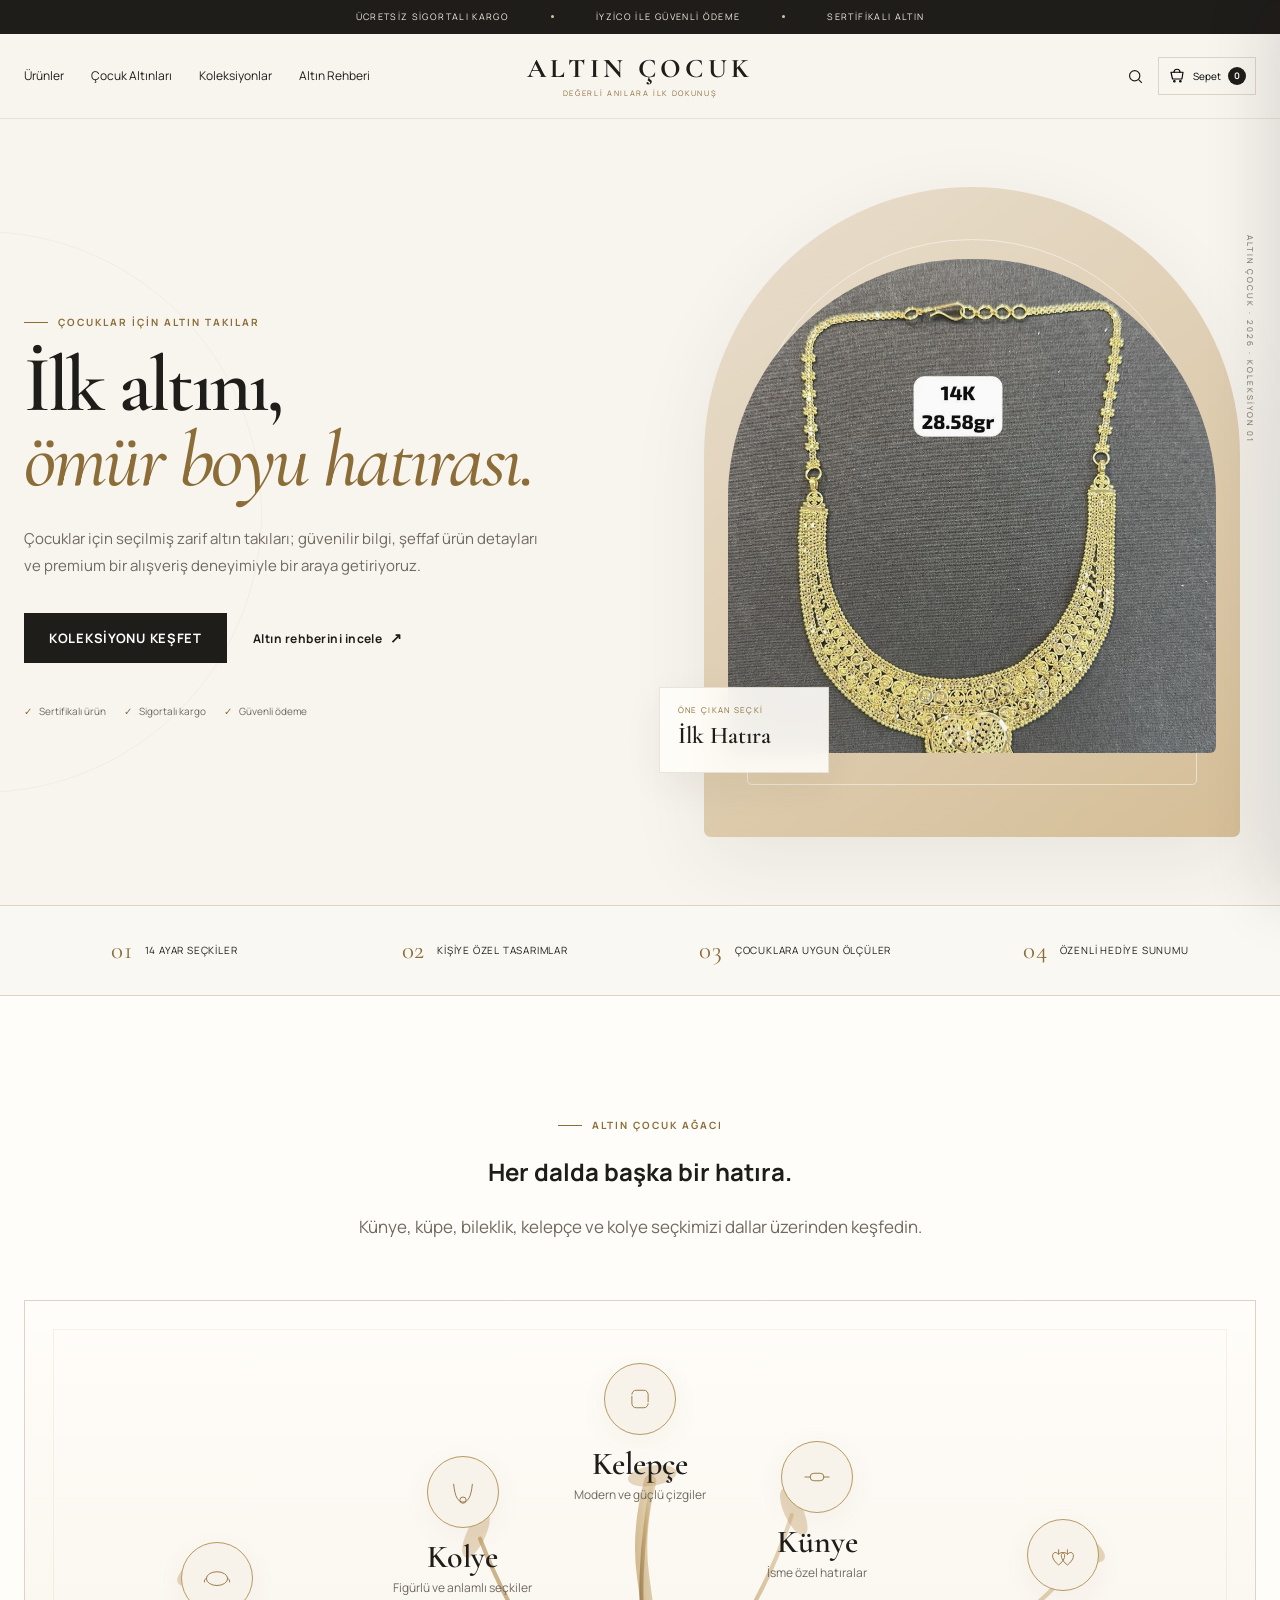
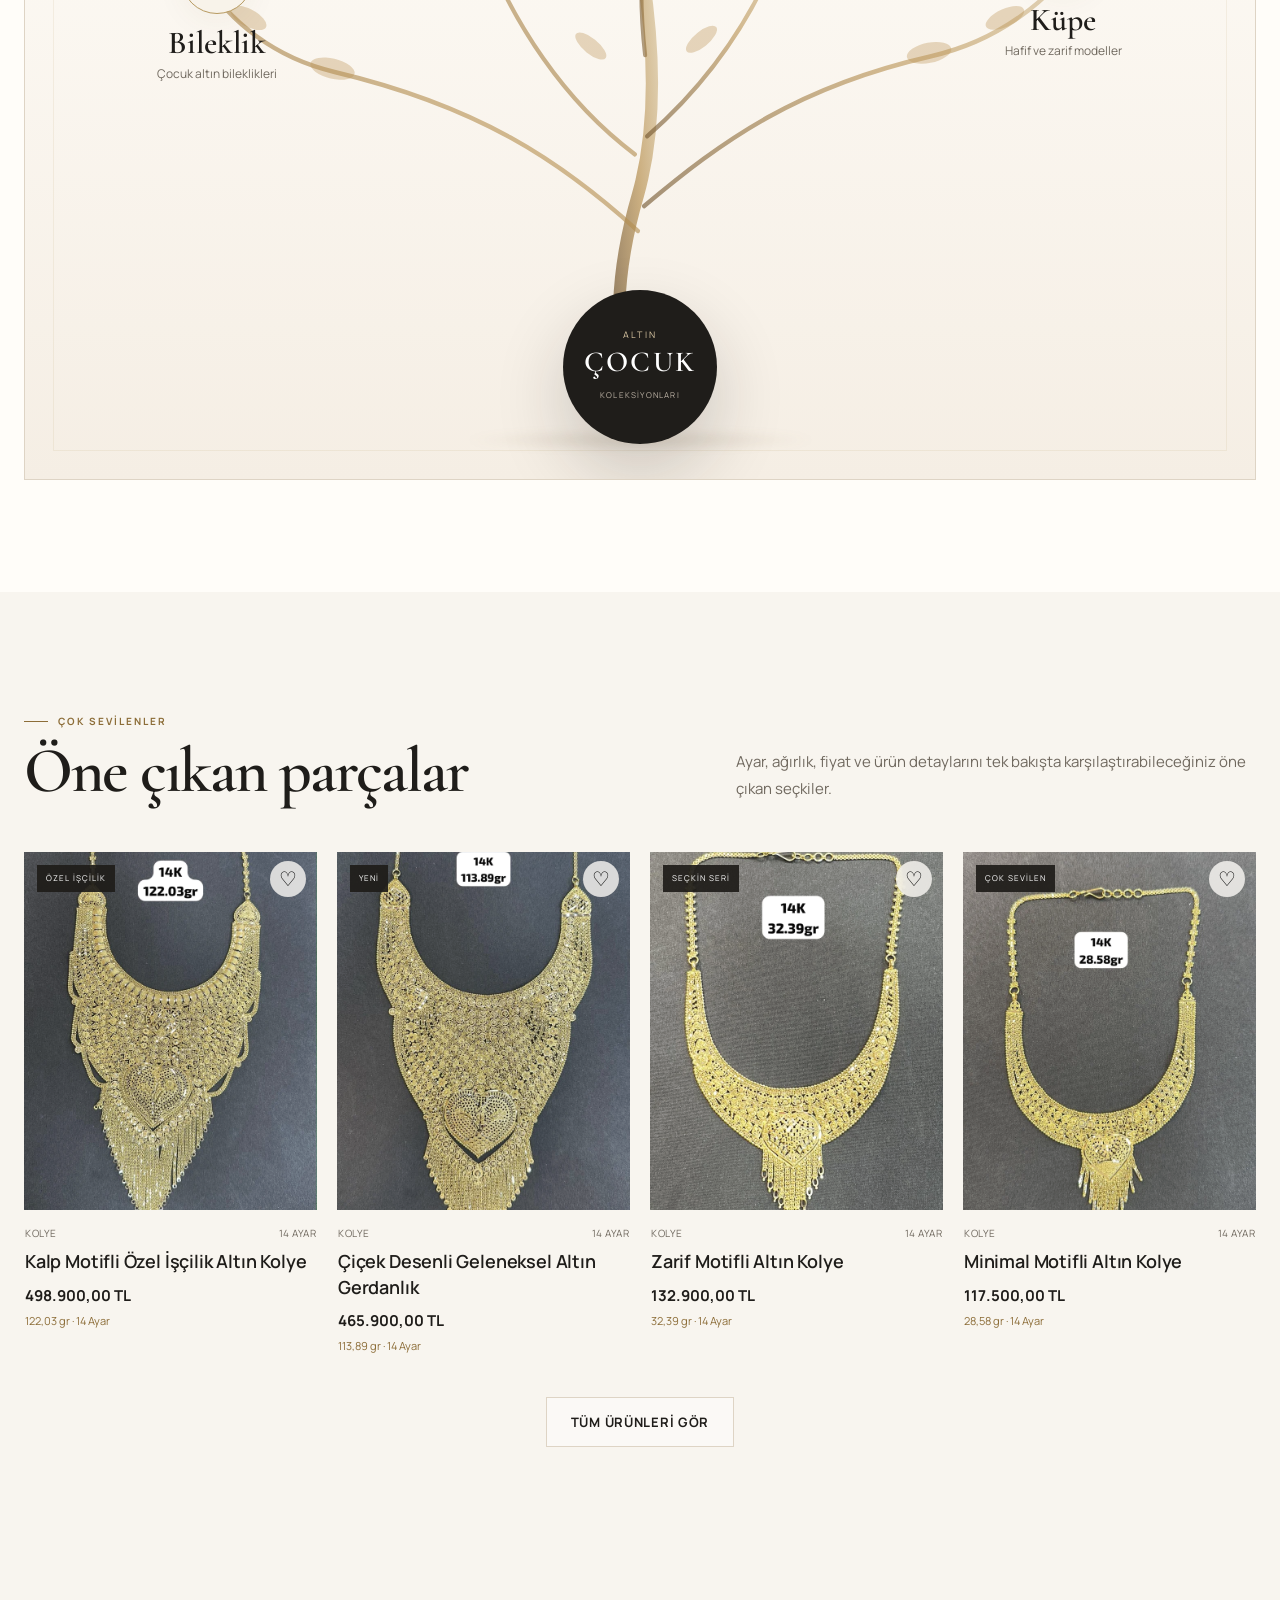
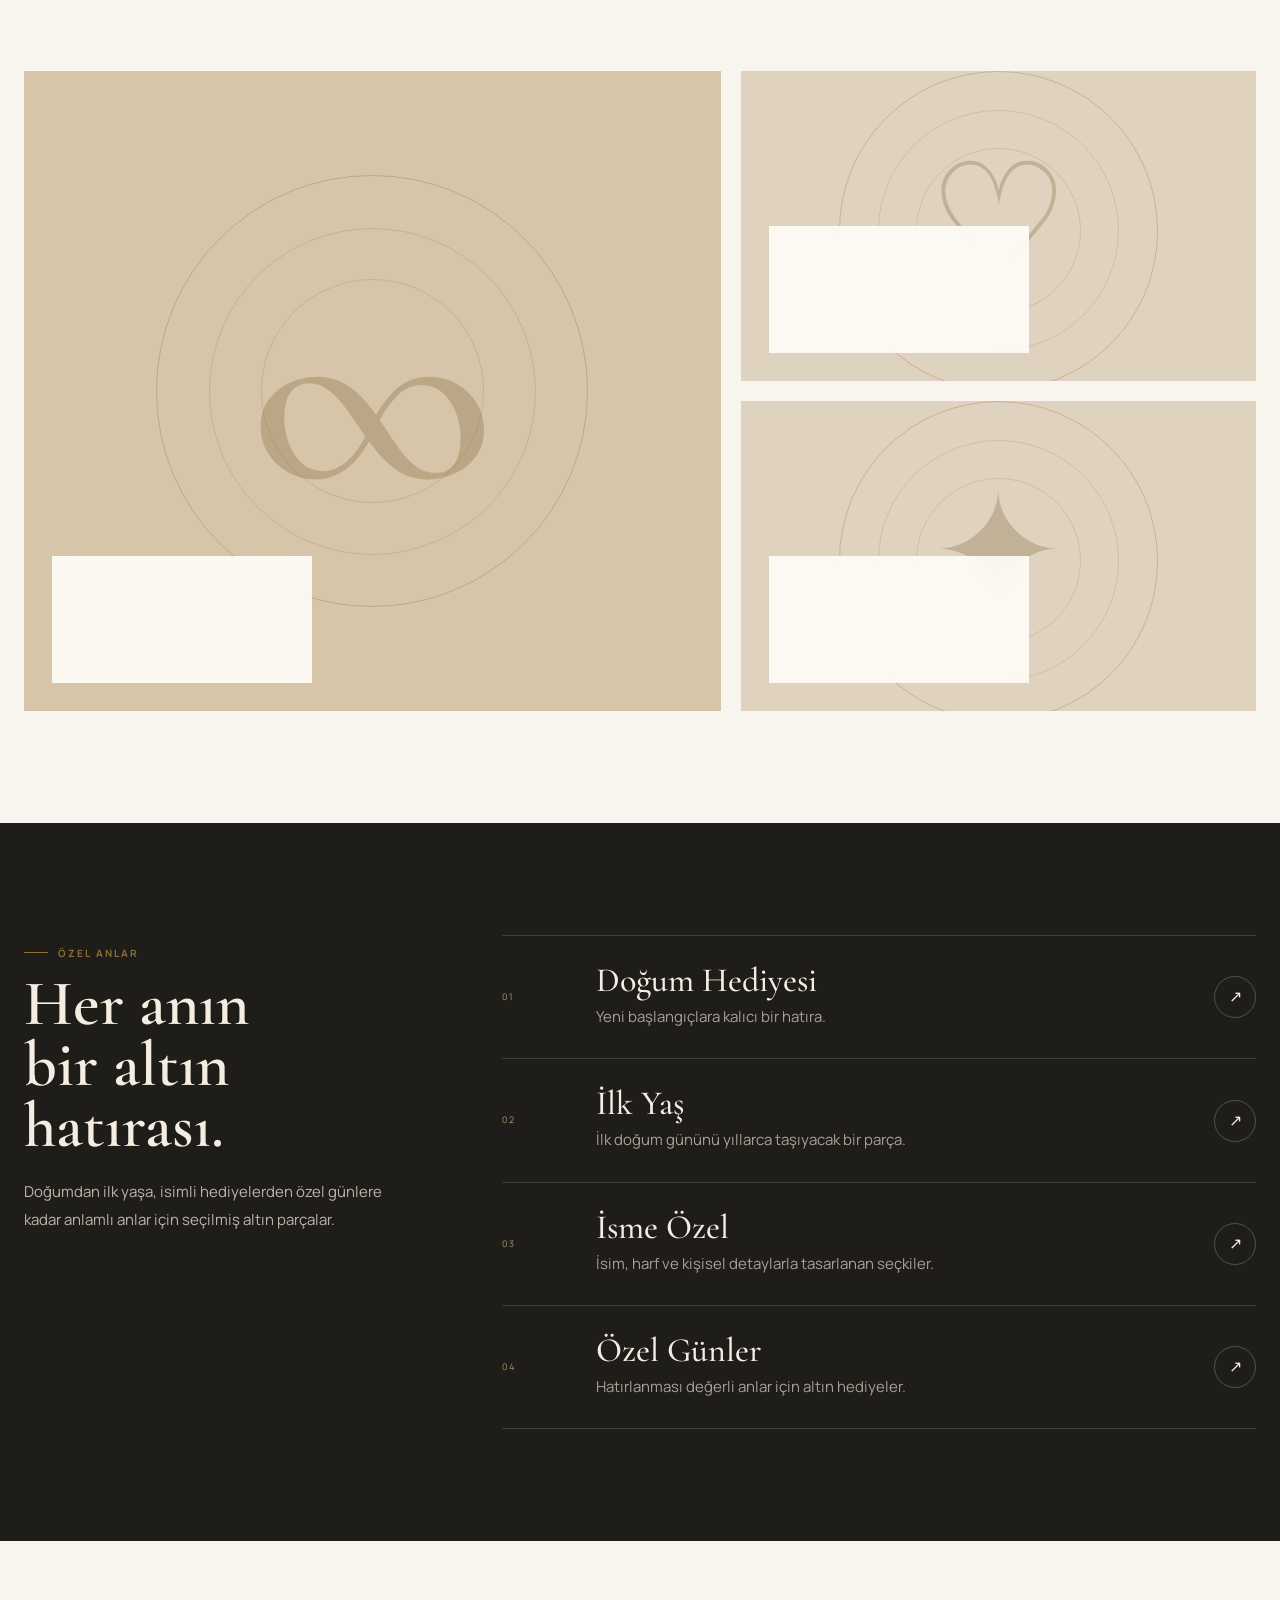
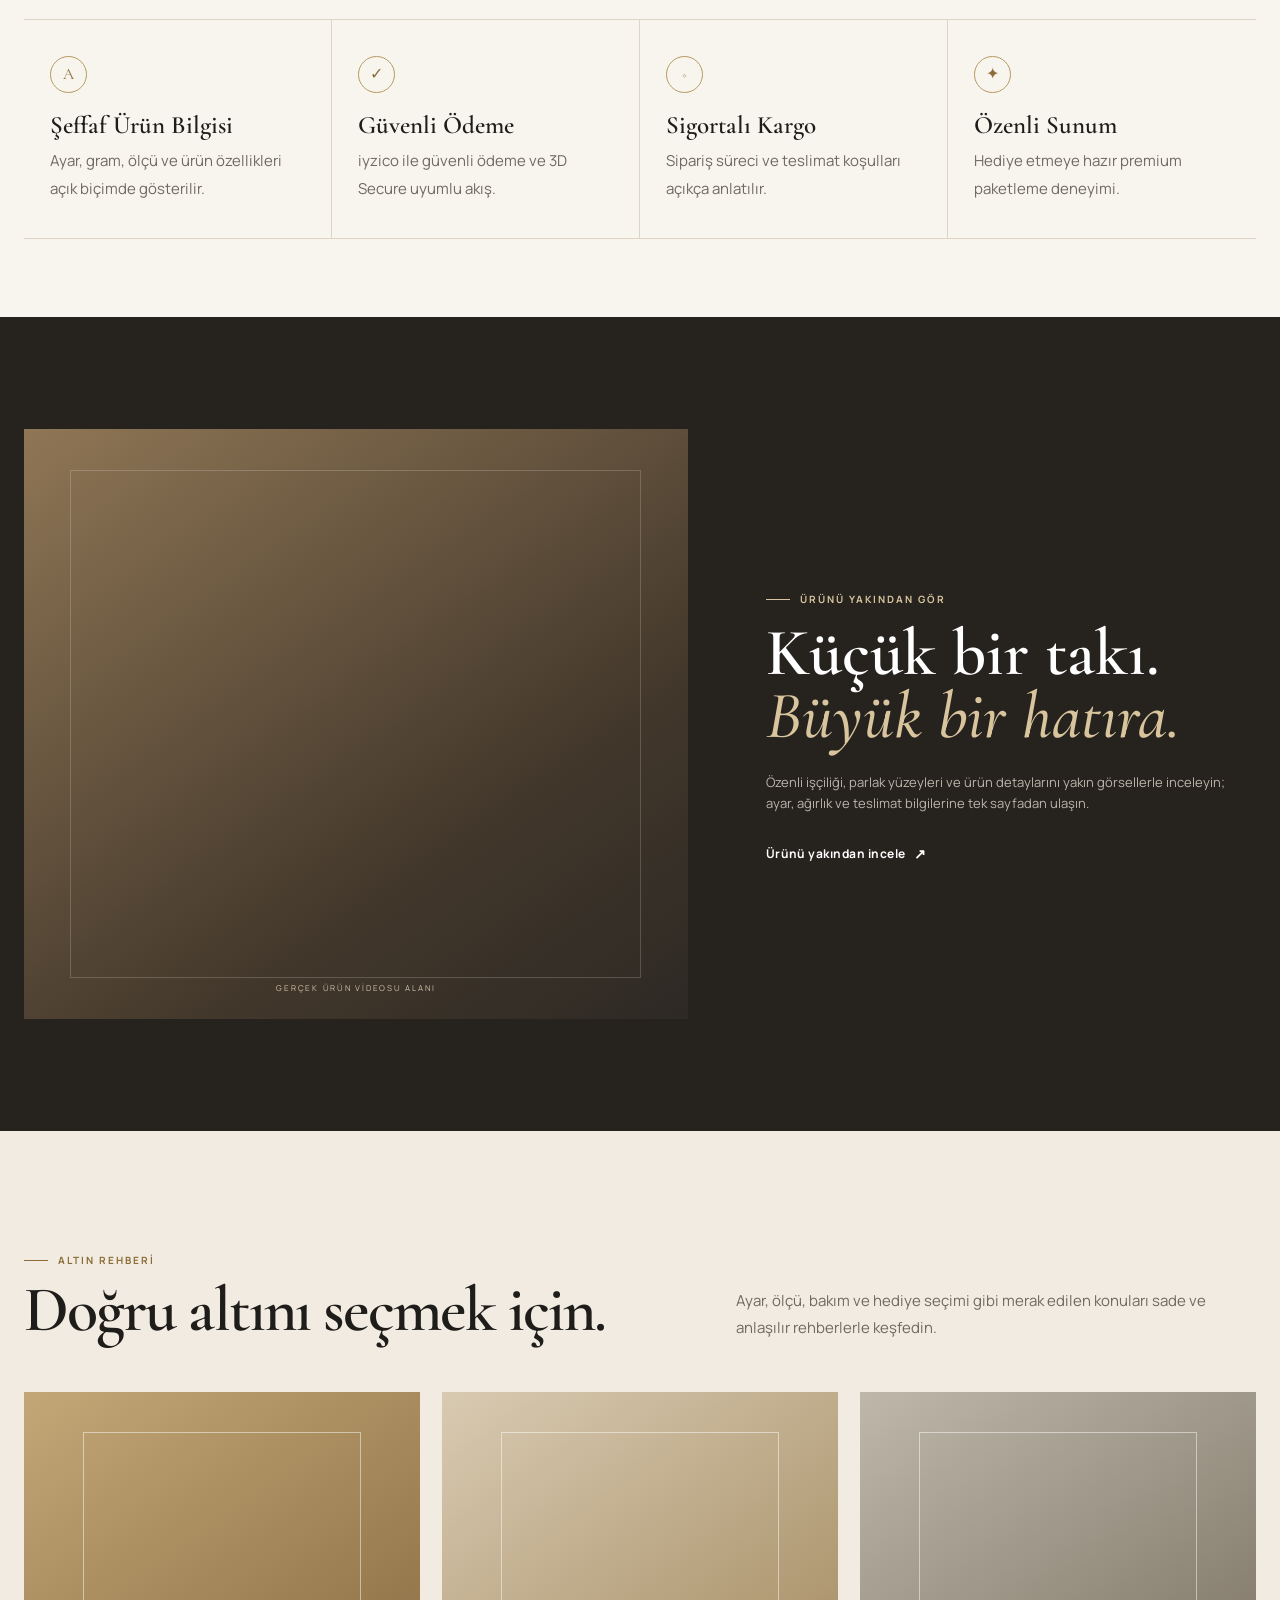
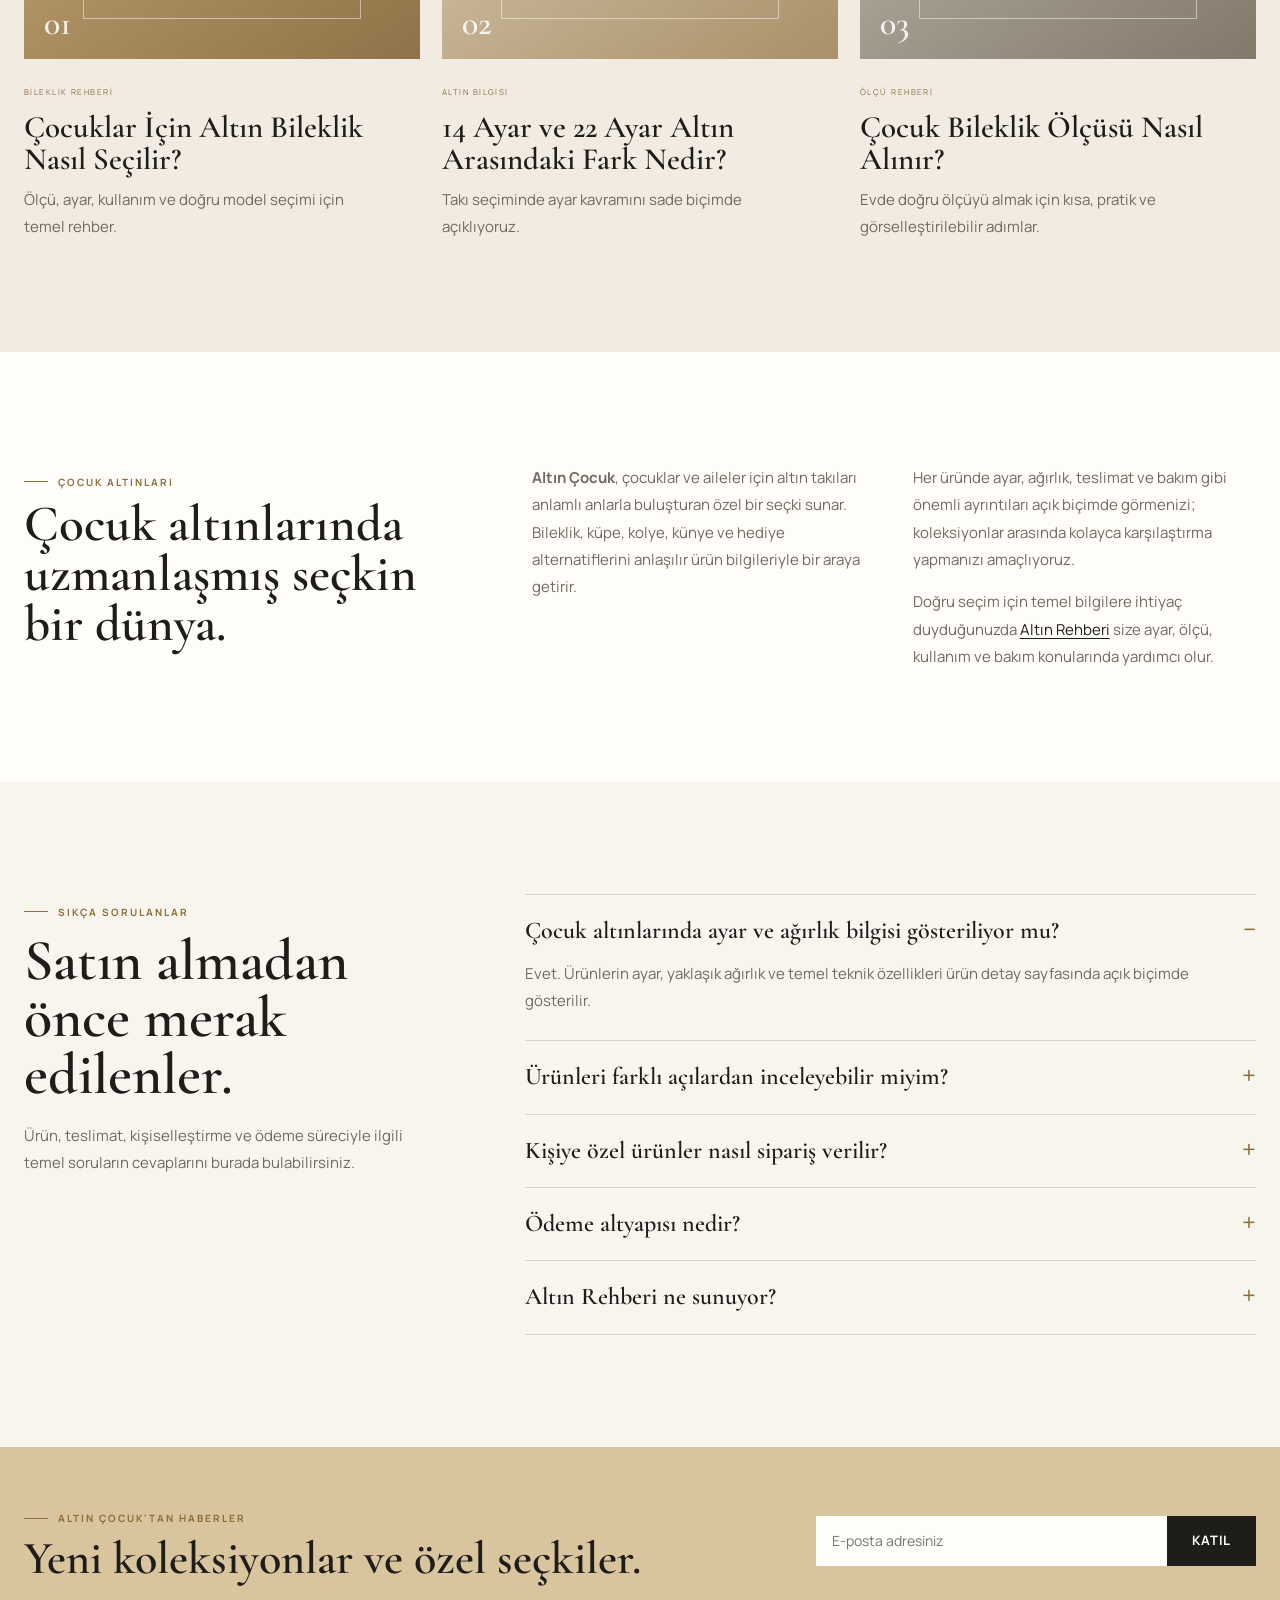
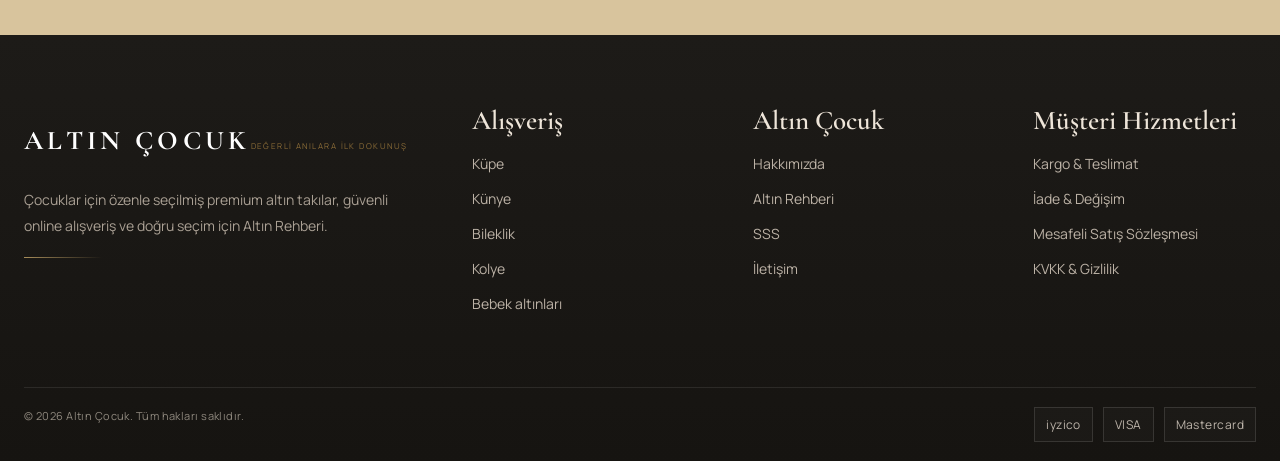
<file: index.html>
<!DOCTYPE html>

<html lang="tr">
<head>
<meta charset="utf-8"/>
<meta content="width=device-width, initial-scale=1" name="viewport"/>
<title>Altın Çocuk | Çocuklar İçin Altın Takılar</title>
<meta content="Çocuk altın bileklik, küpe, kolye, künye ve özel altın takılar. Premium alışveriş deneyimi, güvenli ödeme ve Altın Rehberi." name="description"/>
<link href="https://xn--altncocuk-xpb.com/" rel="canonical"/>
<meta content="Altın Çocuk | Çocuklar İçin Altın Takılar" property="og:title"/>
<meta content="Çocuk altın bileklik, küpe, kolye, künye ve özel altın takılar. Premium alışveriş deneyimi, güvenli ödeme ve Altın Rehberi." property="og:description"/>
<meta content="website" property="og:type"/>
<meta content="https://xn--altncocuk-xpb.com/" property="og:url"/>
<meta content="#f8f5ef" name="theme-color"/>
<link href="https://fonts.googleapis.com" rel="preconnect"/>
<link crossorigin="" href="https://fonts.gstatic.com" rel="preconnect"/>
<link href="https://fonts.googleapis.com/css2?family=Cormorant+Garamond:wght@500;600;700&amp;family=Manrope:wght@400;500;600;700&amp;display=swap" rel="stylesheet"/>
<link href="styles.css" rel="stylesheet"/>
<script type="application/ld+json">
{"@context":"https://schema.org","@graph":[{"@type":"Organization","@id":"https://xn--altncocuk-xpb.com/#organization","name":"Altın Çocuk","url":"https://xn--altncocuk-xpb.com/"},{"@type":"WebSite","@id":"https://xn--altncocuk-xpb.com/#website","url":"https://xn--altncocuk-xpb.com/","name":"Altın Çocuk","publisher":{"@id":"https://xn--altncocuk-xpb.com/#organization"}}]}
</script>
</head>
<body>
<a class="skip-link" href="#main">İçeriğe geç</a>
<div class="announcement"><div class="container announcement__inner"><span>Ücretsiz Sigortalı Kargo</span><i></i><span>iyzico ile Güvenli Ödeme</span><i></i><span>Sertifikalı Altın</span></div></div>
<header class="site-header" id="siteHeader"><div class="container header__main">
<button aria-expanded="false" aria-label="Menüyü aç" class="icon-button mobile-menu-button" id="menuToggle" type="button"><svg viewbox="0 0 24 24"><path d="M4 8h16M4 16h16"></path></svg></button>
<nav aria-label="Ana menü" class="nav desktop-only"><a href="products.html">Ürünler</a><a href="category.html">Çocuk Altınları</a><a href="index.html#collections">Koleksiyonlar</a><a href="guide.html">Altın Rehberi</a></nav>
<a aria-label="Altın Çocuk ana sayfa" class="brand" href="index.html"><span class="brand__mark">ALTIN ÇOCUK</span><span class="brand__tag">değerli anılara ilk dokunuş</span></a>
<div class="nav header-actions"><button aria-label="Ara" class="icon-button" data-open-search="" type="button"><svg viewbox="0 0 24 24"><circle cx="11" cy="11" r="6.5"></circle><path d="m16 16 4 4"></path></svg></button><button aria-label="Sepeti aç" class="cart-pill" data-open-cart="" type="button"><svg aria-hidden="true" class="cart-pill__icon" viewBox="0 0 24 24"><path d="M4 7h16l-1.4 9H6L4 7Z"></path><path d="M8 7a4 4 0 0 1 8 0"></path><circle cx="8.5" cy="19" r="1"></circle><circle cx="16.5" cy="19" r="1"></circle></svg><span class="cart-pill__label">Sepet</span><b data-cart-count="">0</b></button></div></div>
<nav aria-label="Mobil menü" class="mobile-panel" id="mobilePanel"><div class="mobile-panel__title">Koleksiyonları Keşfet</div><a href="products.html">Tüm Ürünler <span>→</span></a><a href="category.html">Bileklik <span>→</span></a><a href="category.html">Küpe <span>→</span></a><a href="products.html">Kolye <span>→</span></a><a href="category.html">Künye <span>→</span></a><a href="index.html#collections">Koleksiyonlar <span>→</span></a><a href="guide.html">Altın Rehberi <span>→</span></a></nav></header>
<main id="main">
<section class="hero">
<div class="container hero__grid">
<div class="hero__copy reveal">
<span class="eyebrow">ÇOCUKLAR İÇİN ALTIN TAKILAR</span>
<h1 class="display">İlk altını,<br/><em>ömür boyu hatırası.</em></h1>
<p>Çocuklar için seçilmiş zarif altın takıları; güvenilir bilgi, şeffaf ürün detayları ve premium bir alışveriş deneyimiyle bir araya getiriyoruz.</p>
<div class="hero__actions"><a class="btn btn--dark" href="category.html">Koleksiyonu Keşfet</a><a class="text-link" href="guide.html">Altın rehberini incele</a></div>
<div class="hero__trust"><span>Sertifikalı ürün</span><span>Sigortalı kargo</span><span>Güvenli ödeme</span></div>
</div>
<div class="hero-stage reveal">
<div class="hero-stage__arch"></div><div class="hero-stage__image"></div>
<div class="hero-stage__label"><small>Öne Çıkan Seçki</small><strong>İlk Hatıra</strong></div>
<div class="hero-stage__index">ALTIN ÇOCUK · 2026 · KOLEKSİYON 01</div>
</div>
</div>
</section>
<section class="brand-strip">
<div class="container brand-strip__inner">
<div class="brand-strip__item"><span>01</span>14 Ayar Seçkiler</div><div class="brand-strip__item"><span>02</span>Kişiye Özel Tasarımlar</div><div class="brand-strip__item"><span>03</span>Çocuklara Uygun Ölçüler</div><div class="brand-strip__item"><span>04</span>Özenli Hediye Sunumu</div>
</div>
</section>
<section class="section category-tree" id="categories">
<div class="container">
<div class="section-head--center reveal"><span class="eyebrow">ALTIN ÇOCUK AĞACI</span><h2>Her dalda başka bir hatıra.</h2><p class="muted">Künye, küpe, bileklik, kelepçe ve kolye seçkimizi dallar üzerinden keşfedin.</p></div>
<div class="tree-shell reveal">
<svg aria-hidden="true" class="tree-lines" preserveaspectratio="none" viewbox="0 0 1200 690">
<defs><lineargradient id="branchGold" x1="0" x2="1" y1="1" y2="0"><stop stop-color="#72552e"></stop><stop offset=".55" stop-color="#b99354"></stop><stop offset="1" stop-color="#d8c49d"></stop></lineargradient></defs>
<path class="tree-trunk" d="M596 645 C570 566 578 500 598 438 C617 377 614 309 603 244 C599 218 601 191 610 160"></path>
<path class="tree-branch" d="M598 470 C522 407 441 359 302 329 C245 317 201 286 171 244"></path>
<path class="tree-branch" d="M604 448 C681 389 754 342 884 315 C947 302 1001 267 1032 221"></path>
<path class="tree-branch" d="M595 402 C526 355 476 286 444 211"></path>
<path class="tree-branch" d="M607 386 C675 332 721 267 748 190"></path>
<path class="tree-branch" d="M605 314 C599 266 600 222 611 166"></path>
<g class="tree-leaves">
<ellipse cx="171" cy="238" rx="25" ry="10" transform="rotate(-28 171 238)"></ellipse><ellipse cx="218" cy="281" rx="19" ry="8" transform="rotate(25 218 281)"></ellipse>
<ellipse cx="300" cy="326" rx="22" ry="9" transform="rotate(12 300 326)"></ellipse><ellipse cx="440" cy="207" rx="23" ry="9" transform="rotate(-62 440 207)"></ellipse>
<ellipse cx="1031" cy="217" rx="25" ry="10" transform="rotate(28 1031 217)"></ellipse><ellipse cx="956" cy="281" rx="20" ry="8" transform="rotate(-22 956 281)"></ellipse>
<ellipse cx="882" cy="312" rx="22" ry="9" transform="rotate(-10 882 312)"></ellipse><ellipse cx="750" cy="187" rx="23" ry="9" transform="rotate(62 750 187)"></ellipse>
<ellipse cx="612" cy="155" rx="24" ry="9" transform="rotate(-8 612 155)"></ellipse><ellipse cx="552" cy="306" rx="18" ry="7" transform="rotate(36 552 306)"></ellipse>
<ellipse cx="660" cy="300" rx="18" ry="7" transform="rotate(-36 660 300)"></ellipse>
</g>
</svg>
<a class="category-node category-node--1" href="category.html"><span class="category-node__medallion"><svg viewbox="0 0 48 48"><ellipse cx="24" cy="25" rx="17" ry="11"></ellipse><path d="M8 24c-3 1-5 4-4 7M40 24c3 1 5 4 4 7"></path></svg></span><strong>Bileklik</strong><small>Çocuk altın bileklikleri</small></a>
<a class="category-node category-node--2" href="category.html"><span class="category-node__medallion"><svg viewbox="0 0 48 48"><path d="M17 15v8M31 15v8"></path><path d="M17 23c-8-9-17 4 0 17 17-13 8-26 0-17ZM31 23c-8-9-17 4 0 17 17-13 8-26 0-17Z"></path></svg></span><strong>Küpe</strong><small>Hafif ve zarif modeller</small></a>
<a class="category-node category-node--3" href="category.html"><span class="category-node__medallion"><svg viewbox="0 0 48 48"><path d="M9 11c2 21 7 29 15 29s13-8 15-29"></path><circle cx="24" cy="37" r="5"></circle></svg></span><strong>Kolye</strong><small>Figürlü ve anlamlı seçkiler</small></a>
<a class="category-node category-node--4" href="category.html"><span class="category-node__medallion"><svg viewbox="0 0 48 48"><path d="M4 24h10M34 24h10"></path><rect height="12" rx="6" width="22" x="13" y="18"></rect></svg></span><strong>Künye</strong><small>İsme özel hatıralar</small></a>
<a class="category-node category-node--5" href="category.html"><span class="category-node__medallion"><svg viewbox="0 0 48 48"><path d="M11 17c0-4 3-7 7-7h12c4 0 7 3 7 7v2"></path><path d="M37 31c0 4-3 7-7 7H18c-4 0-7-3-7-7v-2"></path><path d="M11 19v10M37 19v10"></path></svg></span><strong>Kelepçe</strong><small>Modern ve güçlü çizgiler</small></a>
<div class="tree-center"><div class="tree-center__inner"><span>ALTIN</span><strong>ÇOCUK</strong><small>koleksiyonları</small></div></div>
</div>
</div>
</section>
<section class="section products" id="products">
<div class="container">
<div class="section-head reveal"><div><span class="eyebrow">ÇOK SEVİLENLER</span><h2>Öne çıkan parçalar</h2></div><p>Ayar, ağırlık, fiyat ve ürün detaylarını tek bakışta karşılaştırabileceğiniz öne çıkan seçkiler.</p></div>
<div class="product-grid"><article class="product-card reveal" data-category="kolye" data-filter="kolye 14-ayar özel-i̇şçilik" data-href="product-1.html" data-image="assets/p1-card.webp" data-name="Kalp Motifli Özel İşçilik Altın Kolye" data-price="498900.00" data-price-text="498.900,00 TL" data-product-id="AC-D001">
<div class="product-card__media real-product">
<a aria-label="Kalp Motifli Özel İşçilik Altın Kolye ürününü incele" class="product-card__image-link" href="product-1.html"><img alt="Kalp Motifli Özel İşçilik Altın Kolye" src="assets/p1-card.webp"/></a>
<span class="badge">Özel İşçilik</span>
<button aria-label="Favoriye ekle" aria-pressed="false" class="fav" data-favorite="" type="button">♡</button>
<button class="quick-add" data-add-product="" type="button">Hızlı Ekle</button>
</div>
<div class="product-card__body">
<div class="product-card__meta"><span>Kolye</span><span>14 Ayar</span></div>
<a class="product-card__title" href="product-1.html"><h3>Kalp Motifli Özel İşçilik Altın Kolye</h3></a>
<div class="product-card__price">498.900,00 TL</div>
<div class="product-card__note">122,03 gr · 14 Ayar</div>
</div>
</article><article class="product-card reveal" data-category="kolye" data-filter="kolye 14-ayar yeni" data-href="product-2.html" data-image="assets/p2-card.webp" data-name="Çiçek Desenli Geleneksel Altın Gerdanlık" data-price="465900.00" data-price-text="465.900,00 TL" data-product-id="AC-D002">
<div class="product-card__media real-product">
<a aria-label="Çiçek Desenli Geleneksel Altın Gerdanlık ürününü incele" class="product-card__image-link" href="product-2.html"><img alt="Çiçek Desenli Geleneksel Altın Gerdanlık" src="assets/p2-card.webp"/></a>
<span class="badge">Yeni</span>
<button aria-label="Favoriye ekle" aria-pressed="false" class="fav" data-favorite="" type="button">♡</button>
<button class="quick-add" data-add-product="" type="button">Hızlı Ekle</button>
</div>
<div class="product-card__body">
<div class="product-card__meta"><span>Kolye</span><span>14 Ayar</span></div>
<a class="product-card__title" href="product-2.html"><h3>Çiçek Desenli Geleneksel Altın Gerdanlık</h3></a>
<div class="product-card__price">465.900,00 TL</div>
<div class="product-card__note">113,89 gr · 14 Ayar</div>
</div>
</article><article class="product-card reveal" data-category="kolye" data-filter="kolye 14-ayar seçkin-seri" data-href="product-3.html" data-image="assets/p3-card.webp" data-name="Zarif Motifli Altın Kolye" data-price="132900.00" data-price-text="132.900,00 TL" data-product-id="AC-D003">
<div class="product-card__media real-product">
<a aria-label="Zarif Motifli Altın Kolye ürününü incele" class="product-card__image-link" href="product-3.html"><img alt="Zarif Motifli Altın Kolye" src="assets/p3-card.webp"/></a>
<span class="badge">Seçkin Seri</span>
<button aria-label="Favoriye ekle" aria-pressed="false" class="fav" data-favorite="" type="button">♡</button>
<button class="quick-add" data-add-product="" type="button">Hızlı Ekle</button>
</div>
<div class="product-card__body">
<div class="product-card__meta"><span>Kolye</span><span>14 Ayar</span></div>
<a class="product-card__title" href="product-3.html"><h3>Zarif Motifli Altın Kolye</h3></a>
<div class="product-card__price">132.900,00 TL</div>
<div class="product-card__note">32,39 gr · 14 Ayar</div>
</div>
</article><article class="product-card reveal" data-category="kolye" data-filter="kolye 14-ayar çok-sevilen" data-href="product-4.html" data-image="assets/p4-card.webp" data-name="Minimal Motifli Altın Kolye" data-price="117500.00" data-price-text="117.500,00 TL" data-product-id="AC-D004">
<div class="product-card__media real-product">
<a aria-label="Minimal Motifli Altın Kolye ürününü incele" class="product-card__image-link" href="product-4.html"><img alt="Minimal Motifli Altın Kolye" src="assets/p4-card.webp"/></a>
<span class="badge">Çok Sevilen</span>
<button aria-label="Favoriye ekle" aria-pressed="false" class="fav" data-favorite="" type="button">♡</button>
<button class="quick-add" data-add-product="" type="button">Hızlı Ekle</button>
</div>
<div class="product-card__body">
<div class="product-card__meta"><span>Kolye</span><span>14 Ayar</span></div>
<a class="product-card__title" href="product-4.html"><h3>Minimal Motifli Altın Kolye</h3></a>
<div class="product-card__price">117.500,00 TL</div>
<div class="product-card__note">28,58 gr · 14 Ayar</div>
</div>
</article></div>
<div class="section-action"><a class="btn btn--ghost" href="products.html">Tüm Ürünleri Gör</a></div>
</div>
</section>
<section class="section" id="collections">
<div class="container collection-grid">
<a class="collection-card collection-card--large reveal" href="category.html"><div class="collection-card__art"><div class="collection-card__ring"></div><div class="collection-card__symbol">∞</div></div><div class="collection-card__copy"><span>Koleksiyon 01</span><h3>Minik Bileklere</h3><p>Çocuk altın bileklikleri</p></div></a>
<a class="collection-card reveal" href="category.html"><div class="collection-card__art"><div class="collection-card__ring"></div><div class="collection-card__symbol">♡</div></div><div class="collection-card__copy"><span>Koleksiyon 02</span><h3>İlk Küpesi</h3><p>Hafif, zarif ve özel</p></div></a>
<a class="collection-card reveal" href="category.html"><div class="collection-card__art"><div class="collection-card__ring"></div><div class="collection-card__symbol">✦</div></div><div class="collection-card__copy"><span>Koleksiyon 03</span><h3>Adı Hep Kalsın</h3><p>Kişiye özel altın künyeler</p></div></a>
</div>
</section>
<section class="section occasions">
<div class="container occasion-grid">
<div class="occasion-intro reveal"><span class="eyebrow">ÖZEL ANLAR</span><h2>Her anın<br/>bir altın hatırası.</h2><p>Doğumdan ilk yaşa, isimli hediyelerden özel günlere kadar anlamlı anlar için seçilmiş altın parçalar.</p></div>
<div class="occasion-list reveal">
<a class="occasion-item" href="category.html"><span class="occasion-item__no">01</span><div><h3>Doğum Hediyesi</h3><p>Yeni başlangıçlara kalıcı bir hatıra.</p></div><span class="occasion-item__arrow">↗</span></a>
<a class="occasion-item" href="category.html"><span class="occasion-item__no">02</span><div><h3>İlk Yaş</h3><p>İlk doğum gününü yıllarca taşıyacak bir parça.</p></div><span class="occasion-item__arrow">↗</span></a>
<a class="occasion-item" href="category.html"><span class="occasion-item__no">03</span><div><h3>İsme Özel</h3><p>İsim, harf ve kişisel detaylarla tasarlanan seçkiler.</p></div><span class="occasion-item__arrow">↗</span></a>
<a class="occasion-item" href="category.html"><span class="occasion-item__no">04</span><div><h3>Özel Günler</h3><p>Hatırlanması değerli anlar için altın hediyeler.</p></div><span class="occasion-item__arrow">↗</span></a>
</div>
</div>
</section>
<section class="section--tight">
<div class="container trust-grid">
<div class="trust-item reveal"><div class="trust-item__icon">A</div><h3>Şeffaf Ürün Bilgisi</h3><p>Ayar, gram, ölçü ve ürün özellikleri açık biçimde gösterilir.</p></div>
<div class="trust-item reveal"><div class="trust-item__icon">✓</div><h3>Güvenli Ödeme</h3><p>iyzico ile güvenli ödeme ve 3D Secure uyumlu akış.</p></div>
<div class="trust-item reveal"><div class="trust-item__icon">◇</div><h3>Sigortalı Kargo</h3><p>Sipariş süreci ve teslimat koşulları açıkça anlatılır.</p></div>
<div class="trust-item reveal"><div class="trust-item__icon">✦</div><h3>Özenli Sunum</h3><p>Hediye etmeye hazır premium paketleme deneyimi.</p></div>
</div>
</section>
<section class="section story">
<div class="container story__grid">
<a aria-label="Öne çıkan ürünü incele" class="story__media reveal" href="product-4.html"></a>
<div class="story__copy reveal"><span class="eyebrow">ÜRÜNÜ YAKINDAN GÖR</span><h2>Küçük bir takı.<br/><em>Büyük bir hatıra.</em></h2><p>Özenli işçiliği, parlak yüzeyleri ve ürün detaylarını yakın görsellerle inceleyin; ayar, ağırlık ve teslimat bilgilerine tek sayfadan ulaşın.</p><a class="text-link" href="product-4.html">Ürünü yakından incele</a></div>
</div>
</section>
<section class="section guide" id="guide">
<div class="container">
<div class="section-head reveal"><div><span class="eyebrow">ALTIN REHBERİ</span><h2>Doğru altını seçmek için.</h2></div><p>Ayar, ölçü, bakım ve hediye seçimi gibi merak edilen konuları sade ve anlaşılır rehberlerle keşfedin.</p></div>
<div class="article-grid">
<a class="article-card article-card--1 reveal" href="article.html"><div class="article-card__image"></div><span class="article-card__tag">Bileklik Rehberi</span><h3>Çocuklar İçin Altın Bileklik Nasıl Seçilir?</h3><p>Ölçü, ayar, kullanım ve doğru model seçimi için temel rehber.</p></a>
<a class="article-card article-card--2 reveal" href="article.html"><div class="article-card__image"></div><span class="article-card__tag">Altın Bilgisi</span><h3>14 Ayar ve 22 Ayar Altın Arasındaki Fark Nedir?</h3><p>Takı seçiminde ayar kavramını sade biçimde açıklıyoruz.</p></a>
<a class="article-card article-card--3 reveal" href="article.html"><div class="article-card__image"></div><span class="article-card__tag">Ölçü Rehberi</span><h3>Çocuk Bileklik Ölçüsü Nasıl Alınır?</h3><p>Evde doğru ölçüyü almak için kısa, pratik ve görselleştirilebilir adımlar.</p></a>
</div>
</div>
</section>
<section class="section seo-band">
<div class="container seo-band__grid">
<div class="reveal"><span class="eyebrow">ÇOCUK ALTINLARI</span><h2>Çocuk altınlarında uzmanlaşmış seçkin bir dünya.</h2></div>
<div class="seo-copy reveal"><p><strong>Altın Çocuk</strong>, çocuklar ve aileler için altın takıları anlamlı anlarla buluşturan özel bir seçki sunar. Bileklik, küpe, kolye, künye ve hediye alternatiflerini anlaşılır ürün bilgileriyle bir araya getirir.</p><p>Her üründe ayar, ağırlık, teslimat ve bakım gibi önemli ayrıntıları açık biçimde görmenizi; koleksiyonlar arasında kolayca karşılaştırma yapmanızı amaçlıyoruz.</p><p>Doğru seçim için temel bilgilere ihtiyaç duyduğunuzda <a href="guide.html">Altın Rehberi</a> size ayar, ölçü, kullanım ve bakım konularında yardımcı olur.</p></div>
</div>
</section>
<section class="section" id="faq">
<div class="container faq-grid">
<div class="faq-intro reveal"><span class="eyebrow">SIKÇA SORULANLAR</span><h2>Satın almadan önce merak edilenler.</h2><p>Ürün, teslimat, kişiselleştirme ve ödeme süreciyle ilgili temel soruların cevaplarını burada bulabilirsiniz.</p></div>
<div class="reveal">
<details open=""><summary>Çocuk altınlarında ayar ve ağırlık bilgisi gösteriliyor mu?</summary><p>Evet. Ürünlerin ayar, yaklaşık ağırlık ve temel teknik özellikleri ürün detay sayfasında açık biçimde gösterilir.</p></details>
<details><summary>Ürünleri farklı açılardan inceleyebilir miyim?</summary><p>Evet. Ürün sayfalarında birden fazla görsel ve yakın detay fotoğraflarıyla parçayı farklı açılardan inceleyebilirsiniz.</p></details>
<details><summary>Kişiye özel ürünler nasıl sipariş verilir?</summary><p>Kişiselleştirmeye uygun modellerde isim veya kısa not gibi seçenekler ürün sayfasından eklenebilir. Uygulanabilir hazırlık ve iade koşulları ürün bilgileriyle birlikte sunulur.</p></details>
<details><summary>Ödeme altyapısı nedir?</summary><p>Online ödemeler iyzico güvenli ödeme altyapısı üzerinden gerçekleştirilir.</p></details>
<details><summary>Altın Rehberi ne sunuyor?</summary><p>Altın Rehberi; ayar, ölçü, bakım ve hediye seçimi gibi temel konuları sade anlatımlarla bir araya getirir.</p></details>
</div>
</div>
</section>
</main>
<section class="newsletter">
<div class="container newsletter__inner">
<div><span class="eyebrow">ALTIN ÇOCUK'TAN HABERLER</span><h2>Yeni koleksiyonlar ve özel seçkiler.</h2></div>
<form class="newsletter-form" data-newsletter="true"><input aria-label="E-posta adresiniz" autocomplete="email" placeholder="E-posta adresiniz" required="required" type="email"/><button class="btn btn--dark">Katıl</button></form>
</div>
</section>
<footer class="footer">
<div class="container footer__grid">
<div class="footer__brand"><a class="brand" href="index.html"><span class="brand__mark">ALTIN ÇOCUK</span><span class="brand__tag">değerli anılara ilk dokunuş</span></a><p>Çocuklar için özenle seçilmiş premium altın takılar, güvenli online alışveriş ve doğru seçim için Altın Rehberi.</p></div>
<div><h4>Alışveriş</h4><a href="category.html">Küpe</a><a href="category.html">Künye</a><a href="category.html">Bileklik</a><a href="products.html">Kolye</a><a href="category.html">Bebek altınları</a></div>
<div><h4>Altın Çocuk</h4><a href="information.html#about">Hakkımızda</a><a href="guide.html">Altın Rehberi</a><a href="index.html#faq">SSS</a><a href="information.html#contact">İletişim</a></div>
<div><h4>Müşteri Hizmetleri</h4><a href="information.html#shipping">Kargo &amp; Teslimat</a><a href="information.html#returns">İade &amp; Değişim</a><a href="information.html#terms">Mesafeli Satış Sözleşmesi</a><a href="information.html#privacy">KVKK &amp; Gizlilik</a></div>
</div>
<div class="container footer__bottom"><span>© 2026 Altın Çocuk. Tüm hakları saklıdır.</span><div class="payment-marks"><span>iyzico</span><span>VISA</span><span>Mastercard</span></div></div>
</footer>
<div class="overlay" id="overlay"></div><section aria-label="Arama paneli" class="search-panel" id="searchPanel">
<div class="container">
<div class="search-panel__top"><span class="eyebrow">Sitede Ara</span><button aria-label="Aramayı kapat" class="icon-button" data-close="" type="button">✕</button></div>
<form class="search-panel__form"><input aria-label="Arama" id="searchInput" placeholder="Bileklik, künye, rehber..." type="search"/></form><div class="search-results" id="searchResults"></div>
<div class="search-panel__hint">Popüler aramalar: altın kolye · 14 ayar · hediye seçimi · altın rehberi</div>
</div>
</section><aside aria-label="Sepet" class="drawer" id="cartDrawer">
<div class="drawer__head"><strong>Sepetiniz</strong><button aria-label="Sepeti kapat" class="icon-button" data-close="" type="button">✕</button></div>
<div class="drawer__body"><div class="drawer__empty"><div class="ring">○</div><h3>Sepetiniz henüz boş.</h3><p>Çocuklar için seçilmiş altın takıları keşfedin.</p><a class="btn btn--dark" href="products.html">Ürünleri İncele</a></div></div>
</aside><script src="script.js"></script>
</body></html>
</file>
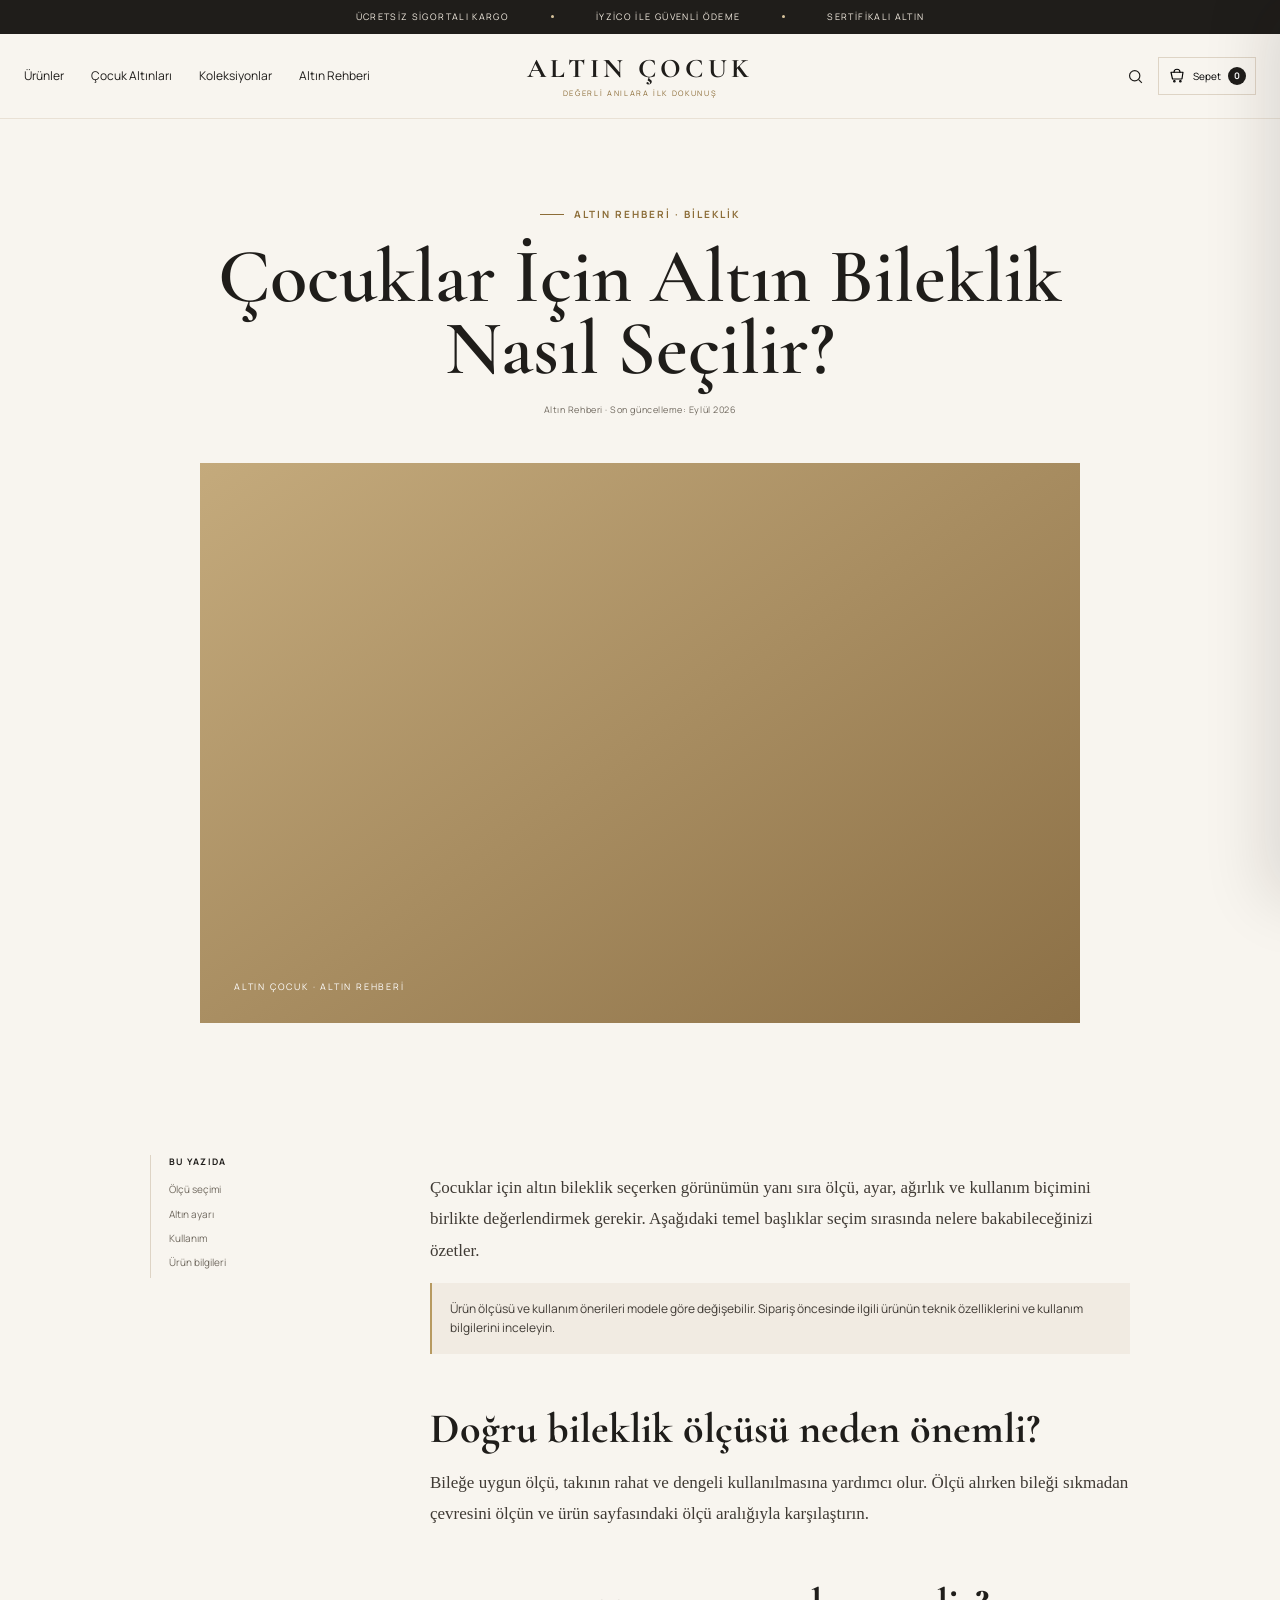
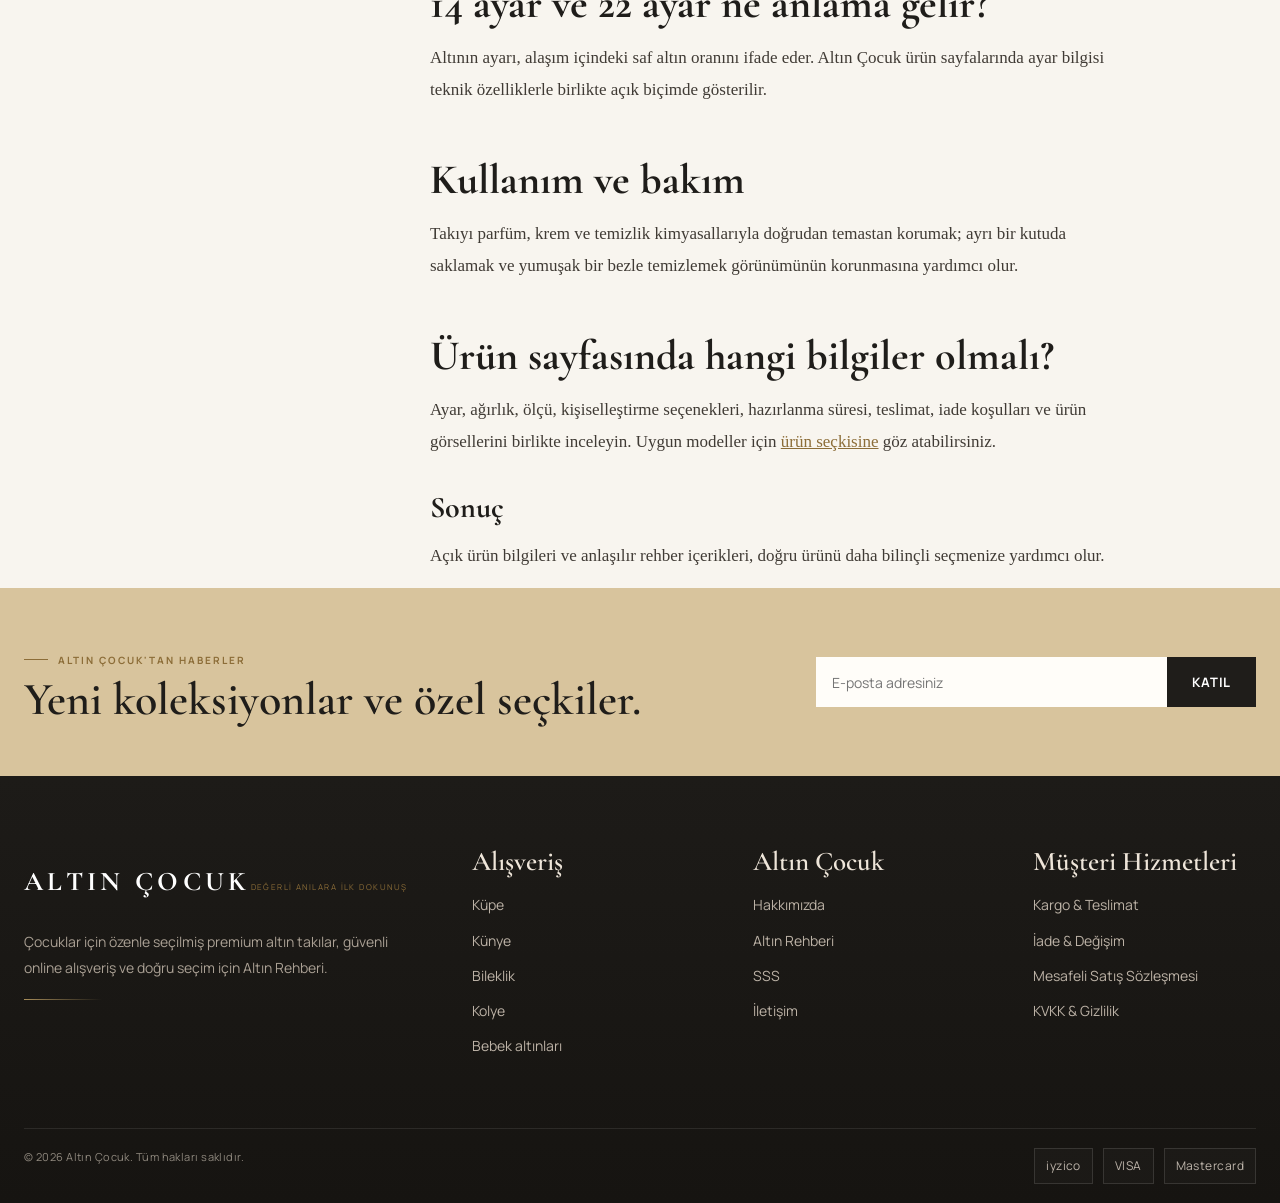
<file: article.html>
<!DOCTYPE html>

<html lang="tr">
<head>
<meta charset="utf-8"/>
<meta content="width=device-width, initial-scale=1" name="viewport"/>
<title>Çocuklar İçin Altın Bileklik Nasıl Seçilir? | Altın Çocuk</title>
<meta content="Çocuk altın bileklik seçiminde ölçü, ayar, kullanım ve ürün bilgileri hakkında temel rehber." name="description"/>
<link href="https://altıncocuk.com/altin-rehberi/cocuk-altin-bileklik-nasil-secilir/" rel="canonical"/>
<meta content="Çocuklar İçin Altın Bileklik Nasıl Seçilir? | Altın Çocuk" property="og:title"/>
<meta content="Çocuk altın bileklik seçiminde ölçü, ayar, kullanım ve ürün bilgileri hakkında temel rehber." property="og:description"/>
<meta content="article" property="og:type"/>
<meta content="https://altıncocuk.com/altin-rehberi/cocuk-altin-bileklik-nasil-secilir/" property="og:url"/>
<meta content="#f8f5ef" name="theme-color"/>
<link href="https://fonts.googleapis.com" rel="preconnect"/>
<link crossorigin="" href="https://fonts.gstatic.com" rel="preconnect"/>
<link href="https://fonts.googleapis.com/css2?family=Cormorant+Garamond:wght@500;600;700&amp;family=Manrope:wght@400;500;600;700&amp;display=swap" rel="stylesheet"/>
<link href="styles.css" rel="stylesheet"/>
<script type="application/ld+json">{"@context":"https://schema.org","@type":"Article","headline":"Çocuklar İçin Altın Bileklik Nasıl Seçilir?","author":{"@type":"Organization","name":"Altın Çocuk"},"publisher":{"@type":"Organization","name":"Altın Çocuk"}}</script>
</head>
<body>
<a class="skip-link" href="#main">İçeriğe geç</a>
<div class="announcement"><div class="container announcement__inner"><span>Ücretsiz Sigortalı Kargo</span><i></i><span>iyzico ile Güvenli Ödeme</span><i></i><span>Sertifikalı Altın</span></div></div>
<header class="site-header" id="siteHeader"><div class="container header__main">
<button aria-expanded="false" aria-label="Menüyü aç" class="icon-button mobile-menu-button" id="menuToggle" type="button"><svg viewbox="0 0 24 24"><path d="M4 8h16M4 16h16"></path></svg></button>
<nav aria-label="Ana menü" class="nav desktop-only"><a href="products.html">Ürünler</a><a href="category.html">Çocuk Altınları</a><a href="index.html#collections">Koleksiyonlar</a><a href="guide.html">Altın Rehberi</a></nav>
<a aria-label="Altın Çocuk ana sayfa" class="brand" href="index.html"><span class="brand__mark">ALTIN ÇOCUK</span><span class="brand__tag">değerli anılara ilk dokunuş</span></a>
<div class="nav header-actions"><button aria-label="Ara" class="icon-button" data-open-search="" type="button"><svg viewbox="0 0 24 24"><circle cx="11" cy="11" r="6.5"></circle><path d="m16 16 4 4"></path></svg></button><button aria-label="Sepeti aç" class="cart-pill" data-open-cart="" type="button"><svg aria-hidden="true" class="cart-pill__icon" viewBox="0 0 24 24"><path d="M4 7h16l-1.4 9H6L4 7Z"></path><path d="M8 7a4 4 0 0 1 8 0"></path><circle cx="8.5" cy="19" r="1"></circle><circle cx="16.5" cy="19" r="1"></circle></svg><span class="cart-pill__label">Sepet</span><b data-cart-count="">0</b></button></div></div>
<nav aria-label="Mobil menü" class="mobile-panel" id="mobilePanel"><div class="mobile-panel__title">Koleksiyonları Keşfet</div><a href="products.html">Tüm Ürünler <span>→</span></a><a href="category.html">Bileklik <span>→</span></a><a href="category.html">Küpe <span>→</span></a><a href="products.html">Kolye <span>→</span></a><a href="category.html">Künye <span>→</span></a><a href="index.html#collections">Koleksiyonlar <span>→</span></a><a href="guide.html">Altın Rehberi <span>→</span></a></nav></header>
<main id="main">
<section class="article-hero"><div class="container article-hero__inner"><span class="eyebrow">ALTIN REHBERİ · BİLEKLİK</span><h1>Çocuklar İçin Altın Bileklik Nasıl Seçilir?</h1><div class="article-meta">Altın Rehberi · Son güncelleme: Eylül 2026</div><div class="article-cover"></div></div></section>
<section class="article-layout">
<aside class="article-toc"><strong>Bu yazıda</strong><a href="#olcu">Ölçü seçimi</a><a href="#ayar">Altın ayarı</a><a href="#kullanim">Kullanım</a><a href="#urun">Ürün bilgileri</a></aside>
<article class="article-body">
<p>Çocuklar için altın bileklik seçerken görünümün yanı sıra ölçü, ayar, ağırlık ve kullanım biçimini birlikte değerlendirmek gerekir. Aşağıdaki temel başlıklar seçim sırasında nelere bakabileceğinizi özetler.</p>
<div class="note">Ürün ölçüsü ve kullanım önerileri modele göre değişebilir. Sipariş öncesinde ilgili ürünün teknik özelliklerini ve kullanım bilgilerini inceleyin.</div>
<h2 id="olcu">Doğru bileklik ölçüsü neden önemli?</h2><p>Bileğe uygun ölçü, takının rahat ve dengeli kullanılmasına yardımcı olur. Ölçü alırken bileği sıkmadan çevresini ölçün ve ürün sayfasındaki ölçü aralığıyla karşılaştırın.</p>
<h2 id="ayar">14 ayar ve 22 ayar ne anlama gelir?</h2><p>Altının ayarı, alaşım içindeki saf altın oranını ifade eder. Altın Çocuk ürün sayfalarında ayar bilgisi teknik özelliklerle birlikte açık biçimde gösterilir.</p>
<h2 id="kullanim">Kullanım ve bakım</h2><p>Takıyı parfüm, krem ve temizlik kimyasallarıyla doğrudan temastan korumak; ayrı bir kutuda saklamak ve yumuşak bir bezle temizlemek görünümünün korunmasına yardımcı olur.</p>
<h2 id="urun">Ürün sayfasında hangi bilgiler olmalı?</h2><p>Ayar, ağırlık, ölçü, kişiselleştirme seçenekleri, hazırlanma süresi, teslimat, iade koşulları ve ürün görsellerini birlikte inceleyin. Uygun modeller için <a href="products.html">ürün seçkisine</a> göz atabilirsiniz.</p>
<h3>Sonuç</h3><p>Açık ürün bilgileri ve anlaşılır rehber içerikleri, doğru ürünü daha bilinçli seçmenize yardımcı olur.</p>
</article>
</section>
</main>
<section class="newsletter">
<div class="container newsletter__inner">
<div><span class="eyebrow">ALTIN ÇOCUK'TAN HABERLER</span><h2>Yeni koleksiyonlar ve özel seçkiler.</h2></div>
<form class="newsletter-form" data-newsletter="true"><input aria-label="E-posta adresiniz" autocomplete="email" placeholder="E-posta adresiniz" required="required" type="email"/><button class="btn btn--dark">Katıl</button></form>
</div>
</section>
<footer class="footer">
<div class="container footer__grid">
<div class="footer__brand"><a class="brand" href="index.html"><span class="brand__mark">ALTIN ÇOCUK</span><span class="brand__tag">değerli anılara ilk dokunuş</span></a><p>Çocuklar için özenle seçilmiş premium altın takılar, güvenli online alışveriş ve doğru seçim için Altın Rehberi.</p></div>
<div><h4>Alışveriş</h4><a href="category.html">Küpe</a><a href="category.html">Künye</a><a href="category.html">Bileklik</a><a href="products.html">Kolye</a><a href="category.html">Bebek altınları</a></div>
<div><h4>Altın Çocuk</h4><a href="information.html#about">Hakkımızda</a><a href="guide.html">Altın Rehberi</a><a href="index.html#faq">SSS</a><a href="information.html#contact">İletişim</a></div>
<div><h4>Müşteri Hizmetleri</h4><a href="information.html#shipping">Kargo &amp; Teslimat</a><a href="information.html#returns">İade &amp; Değişim</a><a href="information.html#terms">Mesafeli Satış Sözleşmesi</a><a href="information.html#privacy">KVKK &amp; Gizlilik</a></div>
</div>
<div class="container footer__bottom"><span>© 2026 Altın Çocuk. Tüm hakları saklıdır.</span><div class="payment-marks"><span>iyzico</span><span>VISA</span><span>Mastercard</span></div></div>
</footer>
<div class="overlay" id="overlay"></div><section aria-label="Arama paneli" class="search-panel" id="searchPanel">
<div class="container">
<div class="search-panel__top"><span class="eyebrow">Sitede Ara</span><button aria-label="Aramayı kapat" class="icon-button" data-close="" type="button">✕</button></div>
<form class="search-panel__form"><input aria-label="Arama" id="searchInput" placeholder="Bileklik, künye, rehber..." type="search"/></form><div class="search-results" id="searchResults"></div>
<div class="search-panel__hint">Popüler aramalar: altın kolye · 14 ayar · hediye seçimi · altın rehberi</div>
</div>
</section><aside aria-label="Sepet" class="drawer" id="cartDrawer">
<div class="drawer__head"><strong>Sepetiniz</strong><button aria-label="Sepeti kapat" class="icon-button" data-close="" type="button">✕</button></div>
<div class="drawer__body"><div class="drawer__empty"><div class="ring">○</div><h3>Sepetiniz henüz boş.</h3><p>Çocuklar için seçilmiş altın takıları keşfedin.</p><a class="btn btn--dark" href="category.html">Ürünleri İncele</a></div></div>
</aside><script src="script.js"></script>
</body></html>
</file>
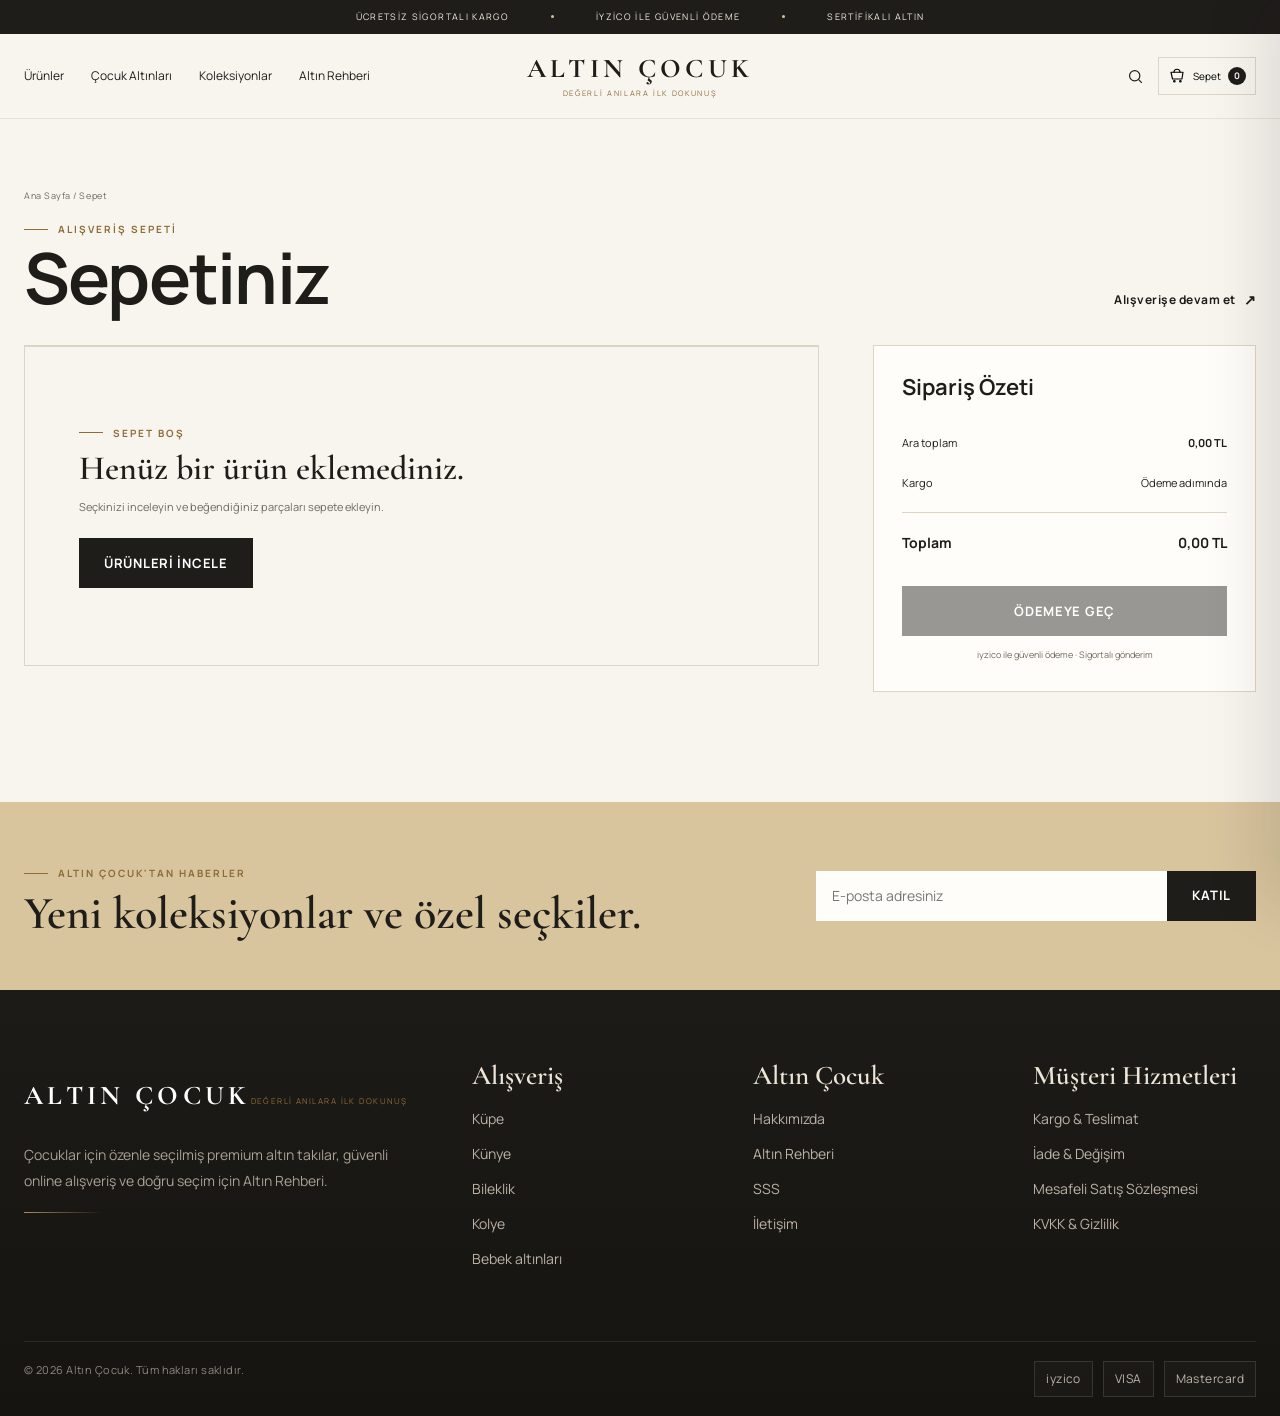
<file: cart.html>
<!DOCTYPE html>

<html lang="tr">
<head>
<meta charset="utf-8"/>
<meta content="width=device-width, initial-scale=1" name="viewport"/>
<title>Sepet | Altın Çocuk</title>
<meta content="Altın Çocuk alışveriş sepetinizi görüntüleyin ve güvenli ödeme adımına geçin." name="description"/>
<link href="https://altıncocuk.com/sepet/" rel="canonical"/>
<meta content="Sepet | Altın Çocuk" property="og:title"/>
<meta content="Altın Çocuk alışveriş sepetinizi görüntüleyin ve güvenli ödeme adımına geçin." property="og:description"/>
<meta content="website" property="og:type"/>
<meta content="https://altıncocuk.com/sepet/" property="og:url"/>
<meta content="#f8f5ef" name="theme-color"/>
<link href="https://fonts.googleapis.com" rel="preconnect"/>
<link crossorigin="" href="https://fonts.gstatic.com" rel="preconnect"/>
<link href="https://fonts.googleapis.com/css2?family=Cormorant+Garamond:wght@500;600;700&amp;family=Manrope:wght@400;500;600;700&amp;display=swap" rel="stylesheet"/>
<link href="styles.css" rel="stylesheet"/>
</head>
<body>
<a class="skip-link" href="#main">İçeriğe geç</a>
<div class="announcement"><div class="container announcement__inner"><span>Ücretsiz Sigortalı Kargo</span><i></i><span>iyzico ile Güvenli Ödeme</span><i></i><span>Sertifikalı Altın</span></div></div>
<header class="site-header" id="siteHeader"><div class="container header__main">
<button aria-expanded="false" aria-label="Menüyü aç" class="icon-button mobile-menu-button" id="menuToggle" type="button"><svg viewbox="0 0 24 24"><path d="M4 8h16M4 16h16"></path></svg></button>
<nav aria-label="Ana menü" class="nav desktop-only"><a href="products.html">Ürünler</a><a href="category.html">Çocuk Altınları</a><a href="index.html#collections">Koleksiyonlar</a><a href="guide.html">Altın Rehberi</a></nav>
<a aria-label="Altın Çocuk ana sayfa" class="brand" href="index.html"><span class="brand__mark">ALTIN ÇOCUK</span><span class="brand__tag">değerli anılara ilk dokunuş</span></a>
<div class="nav header-actions"><button aria-label="Ara" class="icon-button" data-open-search="" type="button"><svg viewbox="0 0 24 24"><circle cx="11" cy="11" r="6.5"></circle><path d="m16 16 4 4"></path></svg></button><button aria-label="Sepeti aç" class="cart-pill" data-open-cart="" type="button"><svg aria-hidden="true" class="cart-pill__icon" viewBox="0 0 24 24"><path d="M4 7h16l-1.4 9H6L4 7Z"></path><path d="M8 7a4 4 0 0 1 8 0"></path><circle cx="8.5" cy="19" r="1"></circle><circle cx="16.5" cy="19" r="1"></circle></svg><span class="cart-pill__label">Sepet</span><b data-cart-count="">0</b></button></div></div>
<nav aria-label="Mobil menü" class="mobile-panel" id="mobilePanel"><div class="mobile-panel__title">Koleksiyonları Keşfet</div><a href="products.html">Tüm Ürünler <span>→</span></a><a href="category.html">Bileklik <span>→</span></a><a href="category.html">Küpe <span>→</span></a><a href="products.html">Kolye <span>→</span></a><a href="category.html">Künye <span>→</span></a><a href="index.html#collections">Koleksiyonlar <span>→</span></a><a href="guide.html">Altın Rehberi <span>→</span></a></nav></header>
<main class="cart-page" id="main"><div class="container"><nav class="breadcrumbs"><a href="index.html">Ana Sayfa</a> / Sepet</nav><div class="page-title-row"><div><span class="eyebrow">ALIŞVERİŞ SEPETİ</span><h1>Sepetiniz</h1></div><a class="text-link" href="products.html">Alışverişe devam et</a></div><div class="cart-layout"><section aria-live="polite" class="cart-list" id="cartItems"></section><aside class="order-box" id="cartSummary"><h2>Sipariş Özeti</h2><div class="order-line"><span>Ara toplam</span><strong data-cart-subtotal="">0,00 TL</strong></div><div class="order-line"><span>Kargo</span><span>Ödeme adımında</span></div><div class="order-line order-line--total"><span>Toplam</span><strong data-cart-total="">0,00 TL</strong></div><a class="btn btn--dark" data-checkout-link="" href="checkout.html">Ödemeye Geç</a><p class="order-box__note">iyzico ile güvenli ödeme · Sigortalı gönderim</p></aside></div></div></main>
<section class="newsletter">
<div class="container newsletter__inner">
<div><span class="eyebrow">ALTIN ÇOCUK'TAN HABERLER</span><h2>Yeni koleksiyonlar ve özel seçkiler.</h2></div>
<form class="newsletter-form" data-newsletter="true"><input aria-label="E-posta adresiniz" autocomplete="email" placeholder="E-posta adresiniz" required="required" type="email"/><button class="btn btn--dark">Katıl</button></form>
</div>
</section>
<footer class="footer">
<div class="container footer__grid">
<div class="footer__brand"><a class="brand" href="index.html"><span class="brand__mark">ALTIN ÇOCUK</span><span class="brand__tag">değerli anılara ilk dokunuş</span></a><p>Çocuklar için özenle seçilmiş premium altın takılar, güvenli online alışveriş ve doğru seçim için Altın Rehberi.</p></div>
<div><h4>Alışveriş</h4><a href="category.html">Küpe</a><a href="category.html">Künye</a><a href="category.html">Bileklik</a><a href="products.html">Kolye</a><a href="category.html">Bebek altınları</a></div>
<div><h4>Altın Çocuk</h4><a href="information.html#about">Hakkımızda</a><a href="guide.html">Altın Rehberi</a><a href="index.html#faq">SSS</a><a href="information.html#contact">İletişim</a></div>
<div><h4>Müşteri Hizmetleri</h4><a href="information.html#shipping">Kargo &amp; Teslimat</a><a href="information.html#returns">İade &amp; Değişim</a><a href="information.html#terms">Mesafeli Satış Sözleşmesi</a><a href="information.html#privacy">KVKK &amp; Gizlilik</a></div>
</div>
<div class="container footer__bottom"><span>© 2026 Altın Çocuk. Tüm hakları saklıdır.</span><div class="payment-marks"><span>iyzico</span><span>VISA</span><span>Mastercard</span></div></div>
</footer>
<div class="overlay" id="overlay"></div><section aria-label="Arama paneli" class="search-panel" id="searchPanel">
<div class="container">
<div class="search-panel__top"><span class="eyebrow">Sitede Ara</span><button aria-label="Aramayı kapat" class="icon-button" data-close="" type="button">✕</button></div>
<form class="search-panel__form"><input aria-label="Arama" id="searchInput" placeholder="Bileklik, künye, rehber..." type="search"/></form><div class="search-results" id="searchResults"></div>
<div class="search-panel__hint">Popüler aramalar: altın kolye · 14 ayar · hediye seçimi · altın rehberi</div>
</div>
</section><aside aria-label="Sepet" class="drawer" id="cartDrawer">
<div class="drawer__head"><strong>Sepetiniz</strong><button aria-label="Sepeti kapat" class="icon-button" data-close="" type="button">✕</button></div>
<div class="drawer__body"><div class="drawer__empty"><div class="ring">○</div><h3>Sepetiniz henüz boş.</h3><p>Çocuklar için seçilmiş altın takıları keşfedin.</p><a class="btn btn--dark" href="category.html">Ürünleri İncele</a></div></div>
</aside><script src="script.js"></script>
</body></html>
</file>
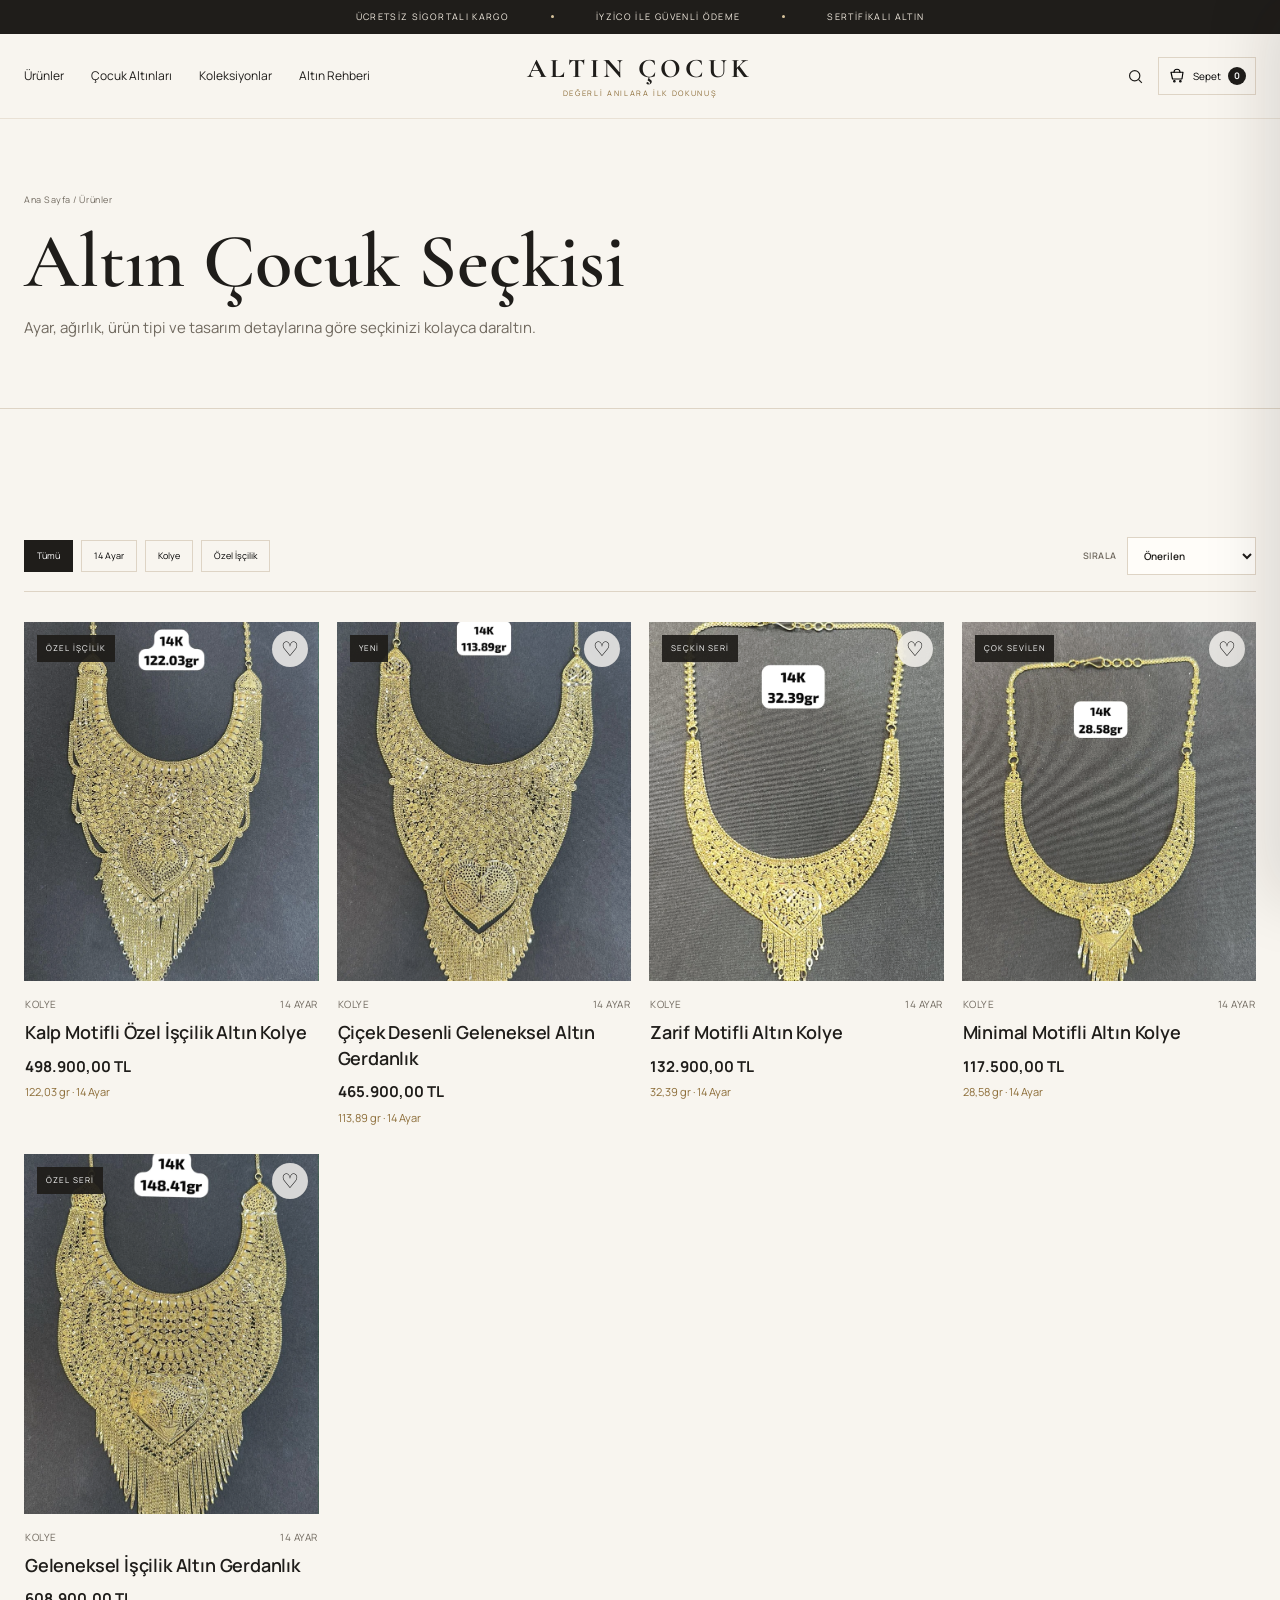
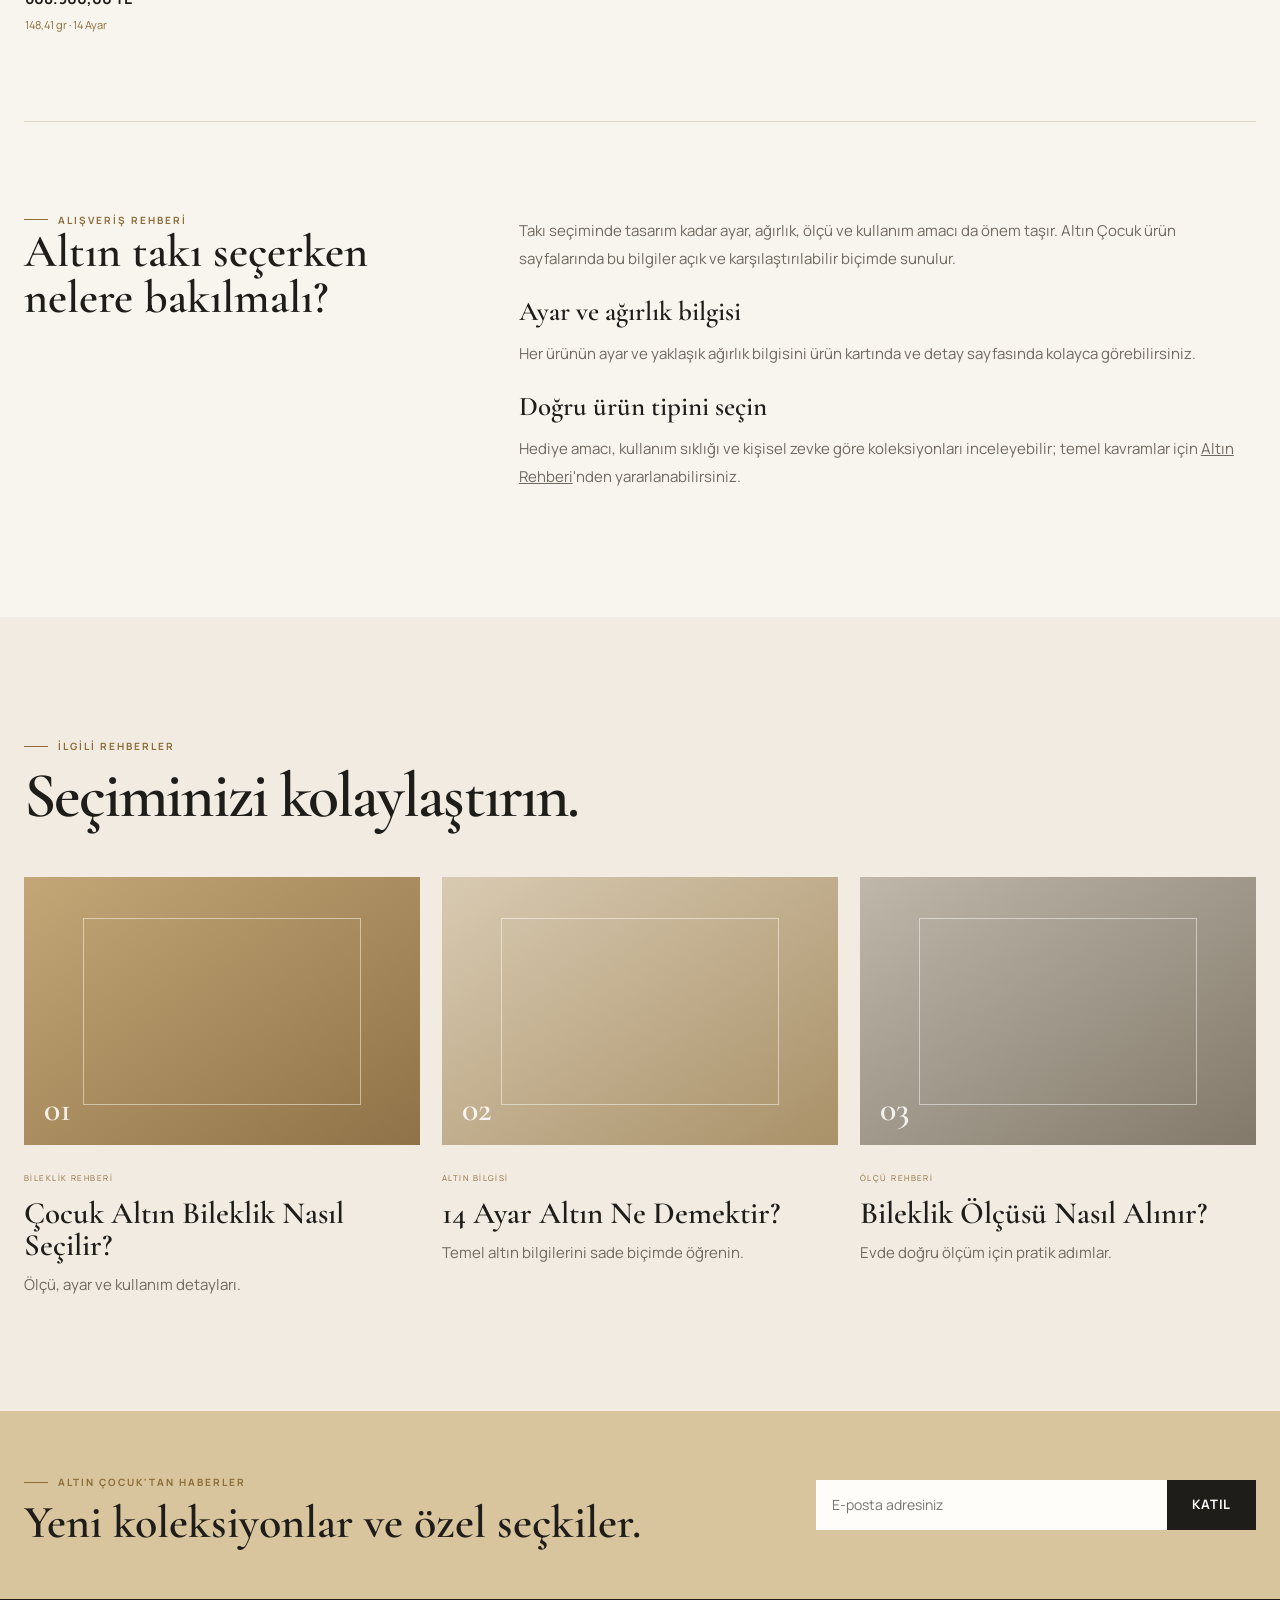
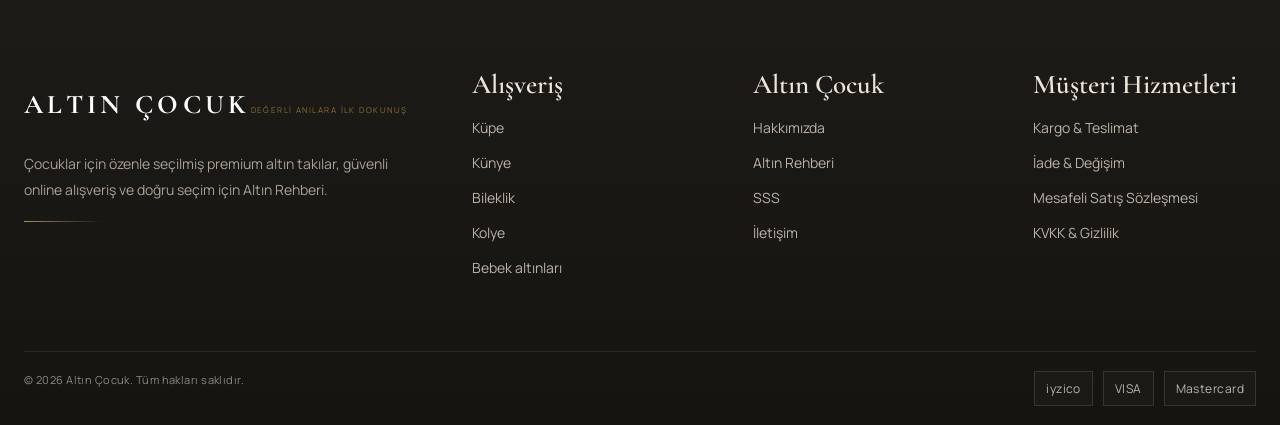
<file: category.html>
<!DOCTYPE html>

<html lang="tr">
<head>
<meta charset="utf-8"/>
<meta content="width=device-width, initial-scale=1" name="viewport"/>
<title>Çocuk Altın Bileklik Modelleri | Altın Çocuk</title>
<meta content="Çocuk altın bileklik modellerini ayar, gram ve ölçü bilgileriyle keşfedin. 14 ayar çocuk bileklikleri ve kişiye özel seçenekler." name="description"/>
<link href="https://altıncocuk.com/cocuk-altin-bileklik/" rel="canonical"/>
<meta content="Çocuk Altın Bileklik Modelleri | Altın Çocuk" property="og:title"/>
<meta content="Çocuk altın bileklik modellerini ayar, gram ve ölçü bilgileriyle keşfedin. 14 ayar çocuk bileklikleri ve kişiye özel seçenekler." property="og:description"/>
<meta content="website" property="og:type"/>
<meta content="https://altıncocuk.com/cocuk-altin-bileklik/" property="og:url"/>
<meta content="#f8f5ef" name="theme-color"/>
<link href="https://fonts.googleapis.com" rel="preconnect"/>
<link crossorigin="" href="https://fonts.gstatic.com" rel="preconnect"/>
<link href="https://fonts.googleapis.com/css2?family=Cormorant+Garamond:wght@500;600;700&amp;family=Manrope:wght@400;500;600;700&amp;display=swap" rel="stylesheet"/>
<link href="styles.css" rel="stylesheet"/>
<script type="application/ld+json">{"@context":"https://schema.org","@type":"CollectionPage","name":"Çocuk Altın Bileklikleri","url":"https://altıncocuk.com/cocuk-altin-bileklik/"}</script>
</head>
<body>
<a class="skip-link" href="#main">İçeriğe geç</a>
<div class="announcement"><div class="container announcement__inner"><span>Ücretsiz Sigortalı Kargo</span><i></i><span>iyzico ile Güvenli Ödeme</span><i></i><span>Sertifikalı Altın</span></div></div>
<header class="site-header" id="siteHeader"><div class="container header__main">
<button aria-expanded="false" aria-label="Menüyü aç" class="icon-button mobile-menu-button" id="menuToggle" type="button"><svg viewbox="0 0 24 24"><path d="M4 8h16M4 16h16"></path></svg></button>
<nav aria-label="Ana menü" class="nav desktop-only"><a href="products.html">Ürünler</a><a href="category.html">Çocuk Altınları</a><a href="index.html#collections">Koleksiyonlar</a><a href="guide.html">Altın Rehberi</a></nav>
<a aria-label="Altın Çocuk ana sayfa" class="brand" href="index.html"><span class="brand__mark">ALTIN ÇOCUK</span><span class="brand__tag">değerli anılara ilk dokunuş</span></a>
<div class="nav header-actions"><button aria-label="Ara" class="icon-button" data-open-search="" type="button"><svg viewbox="0 0 24 24"><circle cx="11" cy="11" r="6.5"></circle><path d="m16 16 4 4"></path></svg></button><button aria-label="Sepeti aç" class="cart-pill" data-open-cart="" type="button"><svg aria-hidden="true" class="cart-pill__icon" viewBox="0 0 24 24"><path d="M4 7h16l-1.4 9H6L4 7Z"></path><path d="M8 7a4 4 0 0 1 8 0"></path><circle cx="8.5" cy="19" r="1"></circle><circle cx="16.5" cy="19" r="1"></circle></svg><span class="cart-pill__label">Sepet</span><b data-cart-count="">0</b></button></div></div>
<nav aria-label="Mobil menü" class="mobile-panel" id="mobilePanel"><div class="mobile-panel__title">Koleksiyonları Keşfet</div><a href="products.html">Tüm Ürünler <span>→</span></a><a href="category.html">Bileklik <span>→</span></a><a href="category.html">Küpe <span>→</span></a><a href="products.html">Kolye <span>→</span></a><a href="category.html">Künye <span>→</span></a><a href="index.html#collections">Koleksiyonlar <span>→</span></a><a href="guide.html">Altın Rehberi <span>→</span></a></nav></header>
<main id="main">
<section class="page-hero"><div class="container"><nav class="breadcrumbs"><a href="index.html">Ana Sayfa</a> / Ürünler</nav><h1>Altın Çocuk Seçkisi</h1><p>Ayar, ağırlık, ürün tipi ve tasarım detaylarına göre seçkinizi kolayca daraltın.</p></div></section>
<section class="section"><div class="container">
<div class="category-toolbar"><div class="category-toolbar__chips"><button class="chip is-active" data-filter="all" type="button">Tümü</button><button class="chip" data-filter="14-ayar" type="button">14 Ayar</button><button class="chip" data-filter="kolye" type="button">Kolye</button><button class="chip" data-filter="özel" type="button">Özel İşçilik</button></div><label class="sort-control">Sırala<select aria-label="Ürünleri sırala" data-product-sort=""><option value="featured">Önerilen</option><option value="price-asc">Fiyat: Artan</option><option value="price-desc">Fiyat: Azalan</option></select></label></div>
<div class="catalog-grid"><article class="product-card reveal" data-category="kolye" data-filter="kolye 14-ayar özel-i̇şçilik" data-href="product-1.html" data-image="assets/p1-card.webp" data-name="Kalp Motifli Özel İşçilik Altın Kolye" data-price="498900.00" data-price-text="498.900,00 TL" data-product-id="AC-D001">
<div class="product-card__media real-product">
<a aria-label="Kalp Motifli Özel İşçilik Altın Kolye ürününü incele" class="product-card__image-link" href="product-1.html"><img alt="Kalp Motifli Özel İşçilik Altın Kolye" src="assets/p1-card.webp"/></a>
<span class="badge">Özel İşçilik</span>
<button aria-label="Favoriye ekle" aria-pressed="false" class="fav" data-favorite="" type="button">♡</button>
<button class="quick-add" data-add-product="" type="button">Hızlı Ekle</button>
</div>
<div class="product-card__body">
<div class="product-card__meta"><span>Kolye</span><span>14 Ayar</span></div>
<a class="product-card__title" href="product-1.html"><h3>Kalp Motifli Özel İşçilik Altın Kolye</h3></a>
<div class="product-card__price">498.900,00 TL</div>
<div class="product-card__note">122,03 gr · 14 Ayar</div>
</div>
</article><article class="product-card reveal" data-category="kolye" data-filter="kolye 14-ayar yeni" data-href="product-2.html" data-image="assets/p2-card.webp" data-name="Çiçek Desenli Geleneksel Altın Gerdanlık" data-price="465900.00" data-price-text="465.900,00 TL" data-product-id="AC-D002">
<div class="product-card__media real-product">
<a aria-label="Çiçek Desenli Geleneksel Altın Gerdanlık ürününü incele" class="product-card__image-link" href="product-2.html"><img alt="Çiçek Desenli Geleneksel Altın Gerdanlık" src="assets/p2-card.webp"/></a>
<span class="badge">Yeni</span>
<button aria-label="Favoriye ekle" aria-pressed="false" class="fav" data-favorite="" type="button">♡</button>
<button class="quick-add" data-add-product="" type="button">Hızlı Ekle</button>
</div>
<div class="product-card__body">
<div class="product-card__meta"><span>Kolye</span><span>14 Ayar</span></div>
<a class="product-card__title" href="product-2.html"><h3>Çiçek Desenli Geleneksel Altın Gerdanlık</h3></a>
<div class="product-card__price">465.900,00 TL</div>
<div class="product-card__note">113,89 gr · 14 Ayar</div>
</div>
</article><article class="product-card reveal" data-category="kolye" data-filter="kolye 14-ayar seçkin-seri" data-href="product-3.html" data-image="assets/p3-card.webp" data-name="Zarif Motifli Altın Kolye" data-price="132900.00" data-price-text="132.900,00 TL" data-product-id="AC-D003">
<div class="product-card__media real-product">
<a aria-label="Zarif Motifli Altın Kolye ürününü incele" class="product-card__image-link" href="product-3.html"><img alt="Zarif Motifli Altın Kolye" src="assets/p3-card.webp"/></a>
<span class="badge">Seçkin Seri</span>
<button aria-label="Favoriye ekle" aria-pressed="false" class="fav" data-favorite="" type="button">♡</button>
<button class="quick-add" data-add-product="" type="button">Hızlı Ekle</button>
</div>
<div class="product-card__body">
<div class="product-card__meta"><span>Kolye</span><span>14 Ayar</span></div>
<a class="product-card__title" href="product-3.html"><h3>Zarif Motifli Altın Kolye</h3></a>
<div class="product-card__price">132.900,00 TL</div>
<div class="product-card__note">32,39 gr · 14 Ayar</div>
</div>
</article><article class="product-card reveal" data-category="kolye" data-filter="kolye 14-ayar çok-sevilen" data-href="product-4.html" data-image="assets/p4-card.webp" data-name="Minimal Motifli Altın Kolye" data-price="117500.00" data-price-text="117.500,00 TL" data-product-id="AC-D004">
<div class="product-card__media real-product">
<a aria-label="Minimal Motifli Altın Kolye ürününü incele" class="product-card__image-link" href="product-4.html"><img alt="Minimal Motifli Altın Kolye" src="assets/p4-card.webp"/></a>
<span class="badge">Çok Sevilen</span>
<button aria-label="Favoriye ekle" aria-pressed="false" class="fav" data-favorite="" type="button">♡</button>
<button class="quick-add" data-add-product="" type="button">Hızlı Ekle</button>
</div>
<div class="product-card__body">
<div class="product-card__meta"><span>Kolye</span><span>14 Ayar</span></div>
<a class="product-card__title" href="product-4.html"><h3>Minimal Motifli Altın Kolye</h3></a>
<div class="product-card__price">117.500,00 TL</div>
<div class="product-card__note">28,58 gr · 14 Ayar</div>
</div>
</article><article class="product-card reveal" data-category="kolye" data-filter="kolye 14-ayar özel-seri" data-href="product-5.html" data-image="assets/p5-card.webp" data-name="Geleneksel İşçilik Altın Gerdanlık" data-price="608900.00" data-price-text="608.900,00 TL" data-product-id="AC-D005">
<div class="product-card__media real-product">
<a aria-label="Geleneksel İşçilik Altın Gerdanlık ürününü incele" class="product-card__image-link" href="product-5.html"><img alt="Geleneksel İşçilik Altın Gerdanlık" src="assets/p5-card.webp"/></a>
<span class="badge">Özel Seri</span>
<button aria-label="Favoriye ekle" aria-pressed="false" class="fav" data-favorite="" type="button">♡</button>
<button class="quick-add" data-add-product="" type="button">Hızlı Ekle</button>
</div>
<div class="product-card__body">
<div class="product-card__meta"><span>Kolye</span><span>14 Ayar</span></div>
<a class="product-card__title" href="product-5.html"><h3>Geleneksel İşçilik Altın Gerdanlık</h3></a>
<div class="product-card__price">608.900,00 TL</div>
<div class="product-card__note">148,41 gr · 14 Ayar</div>
</div>
</article></div>
<div class="category-seo"><div><span class="eyebrow">ALIŞVERİŞ REHBERİ</span><h2>Altın takı seçerken nelere bakılmalı?</h2></div><div class="category-seo__copy"><p>Takı seçiminde tasarım kadar ayar, ağırlık, ölçü ve kullanım amacı da önem taşır. Altın Çocuk ürün sayfalarında bu bilgiler açık ve karşılaştırılabilir biçimde sunulur.</p><h3>Ayar ve ağırlık bilgisi</h3><p>Her ürünün ayar ve yaklaşık ağırlık bilgisini ürün kartında ve detay sayfasında kolayca görebilirsiniz.</p><h3>Doğru ürün tipini seçin</h3><p>Hediye amacı, kullanım sıklığı ve kişisel zevke göre koleksiyonları inceleyebilir; temel kavramlar için <a href="guide.html">Altın Rehberi</a>'nden yararlanabilirsiniz.</p></div></div>
</div></section>
<section class="section guide"><div class="container"><div class="section-head"><div><span class="eyebrow">İLGİLİ REHBERLER</span><h2>Seçiminizi kolaylaştırın.</h2></div></div><div class="article-grid">
<a class="article-card article-card--1" href="article.html"><div class="article-card__image"></div><span class="article-card__tag">Bileklik Rehberi</span><h3>Çocuk Altın Bileklik Nasıl Seçilir?</h3><p>Ölçü, ayar ve kullanım detayları.</p></a>
<a class="article-card article-card--2" href="article.html"><div class="article-card__image"></div><span class="article-card__tag">Altın Bilgisi</span><h3>14 Ayar Altın Ne Demektir?</h3><p>Temel altın bilgilerini sade biçimde öğrenin.</p></a>
<a class="article-card article-card--3" href="article.html"><div class="article-card__image"></div><span class="article-card__tag">Ölçü Rehberi</span><h3>Bileklik Ölçüsü Nasıl Alınır?</h3><p>Evde doğru ölçüm için pratik adımlar.</p></a>
</div></div></section>
</main>
<section class="newsletter">
<div class="container newsletter__inner">
<div><span class="eyebrow">ALTIN ÇOCUK'TAN HABERLER</span><h2>Yeni koleksiyonlar ve özel seçkiler.</h2></div>
<form class="newsletter-form" data-newsletter="true"><input aria-label="E-posta adresiniz" autocomplete="email" placeholder="E-posta adresiniz" required="required" type="email"/><button class="btn btn--dark">Katıl</button></form>
</div>
</section>
<footer class="footer">
<div class="container footer__grid">
<div class="footer__brand"><a class="brand" href="index.html"><span class="brand__mark">ALTIN ÇOCUK</span><span class="brand__tag">değerli anılara ilk dokunuş</span></a><p>Çocuklar için özenle seçilmiş premium altın takılar, güvenli online alışveriş ve doğru seçim için Altın Rehberi.</p></div>
<div><h4>Alışveriş</h4><a href="category.html">Küpe</a><a href="category.html">Künye</a><a href="category.html">Bileklik</a><a href="products.html">Kolye</a><a href="category.html">Bebek altınları</a></div>
<div><h4>Altın Çocuk</h4><a href="information.html#about">Hakkımızda</a><a href="guide.html">Altın Rehberi</a><a href="index.html#faq">SSS</a><a href="information.html#contact">İletişim</a></div>
<div><h4>Müşteri Hizmetleri</h4><a href="information.html#shipping">Kargo &amp; Teslimat</a><a href="information.html#returns">İade &amp; Değişim</a><a href="information.html#terms">Mesafeli Satış Sözleşmesi</a><a href="information.html#privacy">KVKK &amp; Gizlilik</a></div>
</div>
<div class="container footer__bottom"><span>© 2026 Altın Çocuk. Tüm hakları saklıdır.</span><div class="payment-marks"><span>iyzico</span><span>VISA</span><span>Mastercard</span></div></div>
</footer>
<div class="overlay" id="overlay"></div><section aria-label="Arama paneli" class="search-panel" id="searchPanel">
<div class="container">
<div class="search-panel__top"><span class="eyebrow">Sitede Ara</span><button aria-label="Aramayı kapat" class="icon-button" data-close="" type="button">✕</button></div>
<form class="search-panel__form"><input aria-label="Arama" id="searchInput" placeholder="Bileklik, künye, rehber..." type="search"/></form><div class="search-results" id="searchResults"></div>
<div class="search-panel__hint">Popüler aramalar: altın kolye · 14 ayar · hediye seçimi · altın rehberi</div>
</div>
</section><aside aria-label="Sepet" class="drawer" id="cartDrawer">
<div class="drawer__head"><strong>Sepetiniz</strong><button aria-label="Sepeti kapat" class="icon-button" data-close="" type="button">✕</button></div>
<div class="drawer__body"><div class="drawer__empty"><div class="ring">○</div><h3>Sepetiniz henüz boş.</h3><p>Çocuklar için seçilmiş altın takıları keşfedin.</p><a class="btn btn--dark" href="category.html">Ürünleri İncele</a></div></div>
</aside><script src="script.js"></script>
</body></html>
</file>
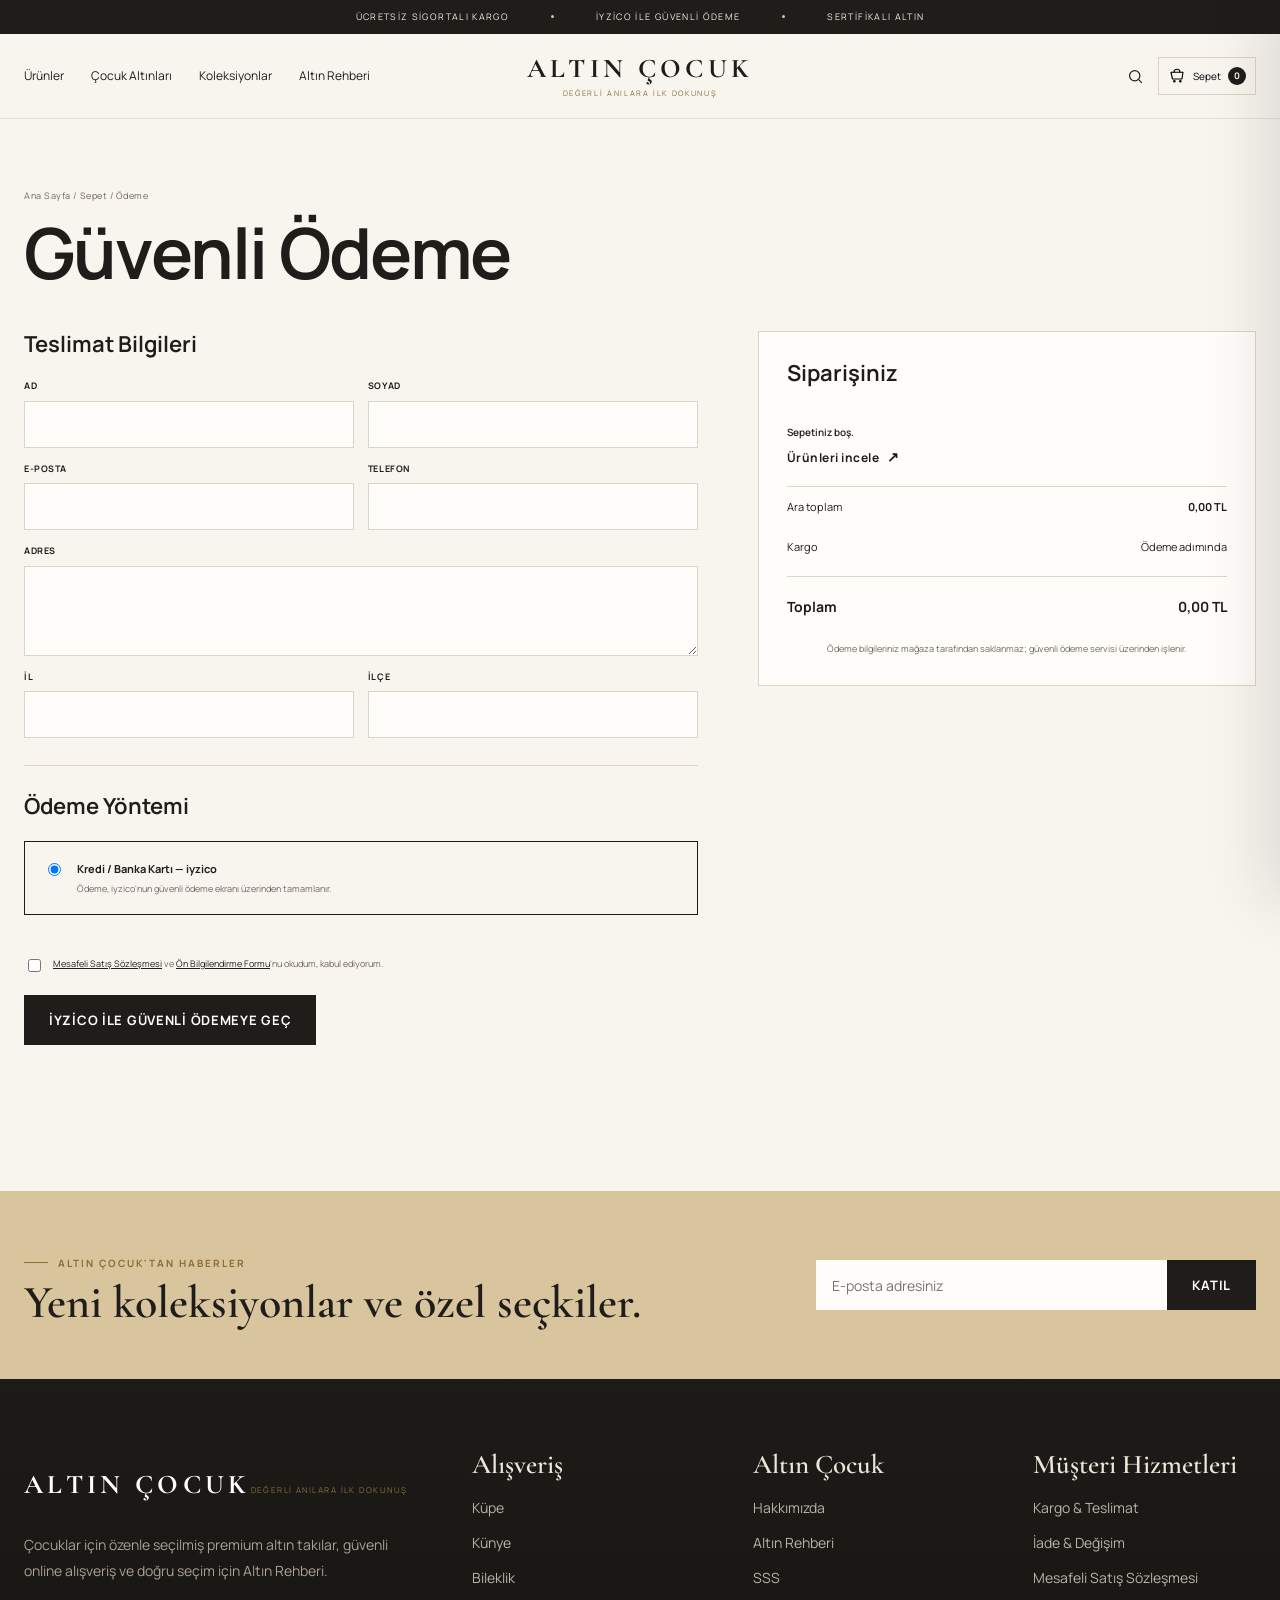
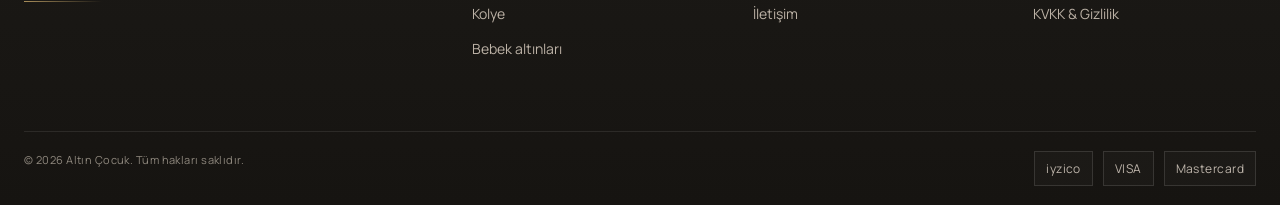
<file: checkout.html>
<!DOCTYPE html>

<html lang="tr">
<head>
<meta charset="utf-8"/>
<meta content="width=device-width, initial-scale=1" name="viewport"/>
<title>Güvenli Ödeme | Altın Çocuk</title>
<meta content="Altın Çocuk güvenli ödeme sayfası." name="description"/>
<link href="https://altıncocuk.com/odeme/" rel="canonical"/>
<meta content="Güvenli Ödeme | Altın Çocuk" property="og:title"/>
<meta content="Altın Çocuk güvenli ödeme sayfası." property="og:description"/>
<meta content="website" property="og:type"/>
<meta content="https://altıncocuk.com/odeme/" property="og:url"/>
<meta content="#f8f5ef" name="theme-color"/>
<link href="https://fonts.googleapis.com" rel="preconnect"/>
<link crossorigin="" href="https://fonts.gstatic.com" rel="preconnect"/>
<link href="https://fonts.googleapis.com/css2?family=Cormorant+Garamond:wght@500;600;700&amp;family=Manrope:wght@400;500;600;700&amp;display=swap" rel="stylesheet"/>
<link href="styles.css" rel="stylesheet"/>
</head>
<body>
<a class="skip-link" href="#main">İçeriğe geç</a>
<div class="announcement"><div class="container announcement__inner"><span>Ücretsiz Sigortalı Kargo</span><i></i><span>iyzico ile Güvenli Ödeme</span><i></i><span>Sertifikalı Altın</span></div></div>
<header class="site-header" id="siteHeader"><div class="container header__main">
<button aria-expanded="false" aria-label="Menüyü aç" class="icon-button mobile-menu-button" id="menuToggle" type="button"><svg viewbox="0 0 24 24"><path d="M4 8h16M4 16h16"></path></svg></button>
<nav aria-label="Ana menü" class="nav desktop-only"><a href="products.html">Ürünler</a><a href="category.html">Çocuk Altınları</a><a href="index.html#collections">Koleksiyonlar</a><a href="guide.html">Altın Rehberi</a></nav>
<a aria-label="Altın Çocuk ana sayfa" class="brand" href="index.html"><span class="brand__mark">ALTIN ÇOCUK</span><span class="brand__tag">değerli anılara ilk dokunuş</span></a>
<div class="nav header-actions"><button aria-label="Ara" class="icon-button" data-open-search="" type="button"><svg viewbox="0 0 24 24"><circle cx="11" cy="11" r="6.5"></circle><path d="m16 16 4 4"></path></svg></button><button aria-label="Sepeti aç" class="cart-pill" data-open-cart="" type="button"><svg aria-hidden="true" class="cart-pill__icon" viewBox="0 0 24 24"><path d="M4 7h16l-1.4 9H6L4 7Z"></path><path d="M8 7a4 4 0 0 1 8 0"></path><circle cx="8.5" cy="19" r="1"></circle><circle cx="16.5" cy="19" r="1"></circle></svg><span class="cart-pill__label">Sepet</span><b data-cart-count="">0</b></button></div></div>
<nav aria-label="Mobil menü" class="mobile-panel" id="mobilePanel"><div class="mobile-panel__title">Koleksiyonları Keşfet</div><a href="products.html">Tüm Ürünler <span>→</span></a><a href="category.html">Bileklik <span>→</span></a><a href="category.html">Küpe <span>→</span></a><a href="products.html">Kolye <span>→</span></a><a href="category.html">Künye <span>→</span></a><a href="index.html#collections">Koleksiyonlar <span>→</span></a><a href="guide.html">Altın Rehberi <span>→</span></a></nav></header>
<main class="checkout-page" id="main"><div class="container"><nav class="breadcrumbs"><a href="index.html">Ana Sayfa</a> / <a href="cart.html">Sepet</a> / Ödeme</nav><h1>Güvenli Ödeme</h1><form class="checkout-layout" id="checkoutForm"><section><div class="checkout-section"><h2>Teslimat Bilgileri</h2><div class="form-grid"><div class="field"><label for="firstName">Ad</label><input autocomplete="given-name" id="firstName" name="firstName" required="" type="text"/></div><div class="field"><label for="lastName">Soyad</label><input autocomplete="family-name" id="lastName" name="lastName" required="" type="text"/></div><div class="field"><label for="email">E-posta</label><input autocomplete="email" id="email" name="email" required="" type="email"/></div><div class="field"><label for="phone">Telefon</label><input autocomplete="tel" id="phone" name="phone" required="" type="tel"/></div><div class="field field--full"><label for="address">Adres</label><textarea autocomplete="street-address" id="address" name="address" required=""></textarea></div><div class="field"><label for="city">İl</label><input autocomplete="address-level1" id="city" name="city" required="" type="text"/></div><div class="field"><label for="district">İlçe</label><input autocomplete="address-level2" id="district" name="district" required="" type="text"/></div></div></div><div class="checkout-section"><h2>Ödeme Yöntemi</h2><label class="payment-option"><input checked="" name="payment" type="radio" value="iyzico"/><span><strong>Kredi / Banka Kartı — iyzico</strong><p>Ödeme, iyzico'nun güvenli ödeme ekranı üzerinden tamamlanır.</p></span></label></div><label class="consent"><input id="termsConsent" required="" type="checkbox"/><span><a href="information.html#terms">Mesafeli Satış Sözleşmesi</a> ve <a href="information.html#preinfo">Ön Bilgilendirme Formu</a>'nu okudum, kabul ediyorum.</span></label><button class="btn btn--dark checkout-submit" type="submit">iyzico ile Güvenli Ödemeye Geç</button><p aria-live="polite" class="form-status" id="checkoutStatus"></p></section><aside class="order-box"><h2>Siparişiniz</h2><div id="checkoutItems"></div><div class="order-line"><span>Ara toplam</span><strong data-checkout-subtotal="">0,00 TL</strong></div><div class="order-line"><span>Kargo</span><span>Ödeme adımında</span></div><div class="order-line order-line--total"><span>Toplam</span><strong data-checkout-total="">0,00 TL</strong></div><p class="order-box__note">Ödeme bilgileriniz mağaza tarafından saklanmaz; güvenli ödeme servisi üzerinden işlenir.</p></aside></form></div></main>
<section class="newsletter">
<div class="container newsletter__inner">
<div><span class="eyebrow">ALTIN ÇOCUK'TAN HABERLER</span><h2>Yeni koleksiyonlar ve özel seçkiler.</h2></div>
<form class="newsletter-form" data-newsletter="true"><input aria-label="E-posta adresiniz" autocomplete="email" placeholder="E-posta adresiniz" required="required" type="email"/><button class="btn btn--dark">Katıl</button></form>
</div>
</section>
<footer class="footer">
<div class="container footer__grid">
<div class="footer__brand"><a class="brand" href="index.html"><span class="brand__mark">ALTIN ÇOCUK</span><span class="brand__tag">değerli anılara ilk dokunuş</span></a><p>Çocuklar için özenle seçilmiş premium altın takılar, güvenli online alışveriş ve doğru seçim için Altın Rehberi.</p></div>
<div><h4>Alışveriş</h4><a href="category.html">Küpe</a><a href="category.html">Künye</a><a href="category.html">Bileklik</a><a href="products.html">Kolye</a><a href="category.html">Bebek altınları</a></div>
<div><h4>Altın Çocuk</h4><a href="information.html#about">Hakkımızda</a><a href="guide.html">Altın Rehberi</a><a href="index.html#faq">SSS</a><a href="information.html#contact">İletişim</a></div>
<div><h4>Müşteri Hizmetleri</h4><a href="information.html#shipping">Kargo &amp; Teslimat</a><a href="information.html#returns">İade &amp; Değişim</a><a href="information.html#terms">Mesafeli Satış Sözleşmesi</a><a href="information.html#privacy">KVKK &amp; Gizlilik</a></div>
</div>
<div class="container footer__bottom"><span>© 2026 Altın Çocuk. Tüm hakları saklıdır.</span><div class="payment-marks"><span>iyzico</span><span>VISA</span><span>Mastercard</span></div></div>
</footer>
<div class="overlay" id="overlay"></div><section aria-label="Arama paneli" class="search-panel" id="searchPanel">
<div class="container">
<div class="search-panel__top"><span class="eyebrow">Sitede Ara</span><button aria-label="Aramayı kapat" class="icon-button" data-close="" type="button">✕</button></div>
<form class="search-panel__form"><input aria-label="Arama" id="searchInput" placeholder="Bileklik, künye, rehber..." type="search"/></form><div class="search-results" id="searchResults"></div>
<div class="search-panel__hint">Popüler aramalar: altın kolye · 14 ayar · hediye seçimi · altın rehberi</div>
</div>
</section><aside aria-label="Sepet" class="drawer" id="cartDrawer">
<div class="drawer__head"><strong>Sepetiniz</strong><button aria-label="Sepeti kapat" class="icon-button" data-close="" type="button">✕</button></div>
<div class="drawer__body"><div class="drawer__empty"><div class="ring">○</div><h3>Sepetiniz henüz boş.</h3><p>Çocuklar için seçilmiş altın takıları keşfedin.</p><a class="btn btn--dark" href="category.html">Ürünleri İncele</a></div></div>
</aside><script src="script.js"></script>
</body></html>
</file>
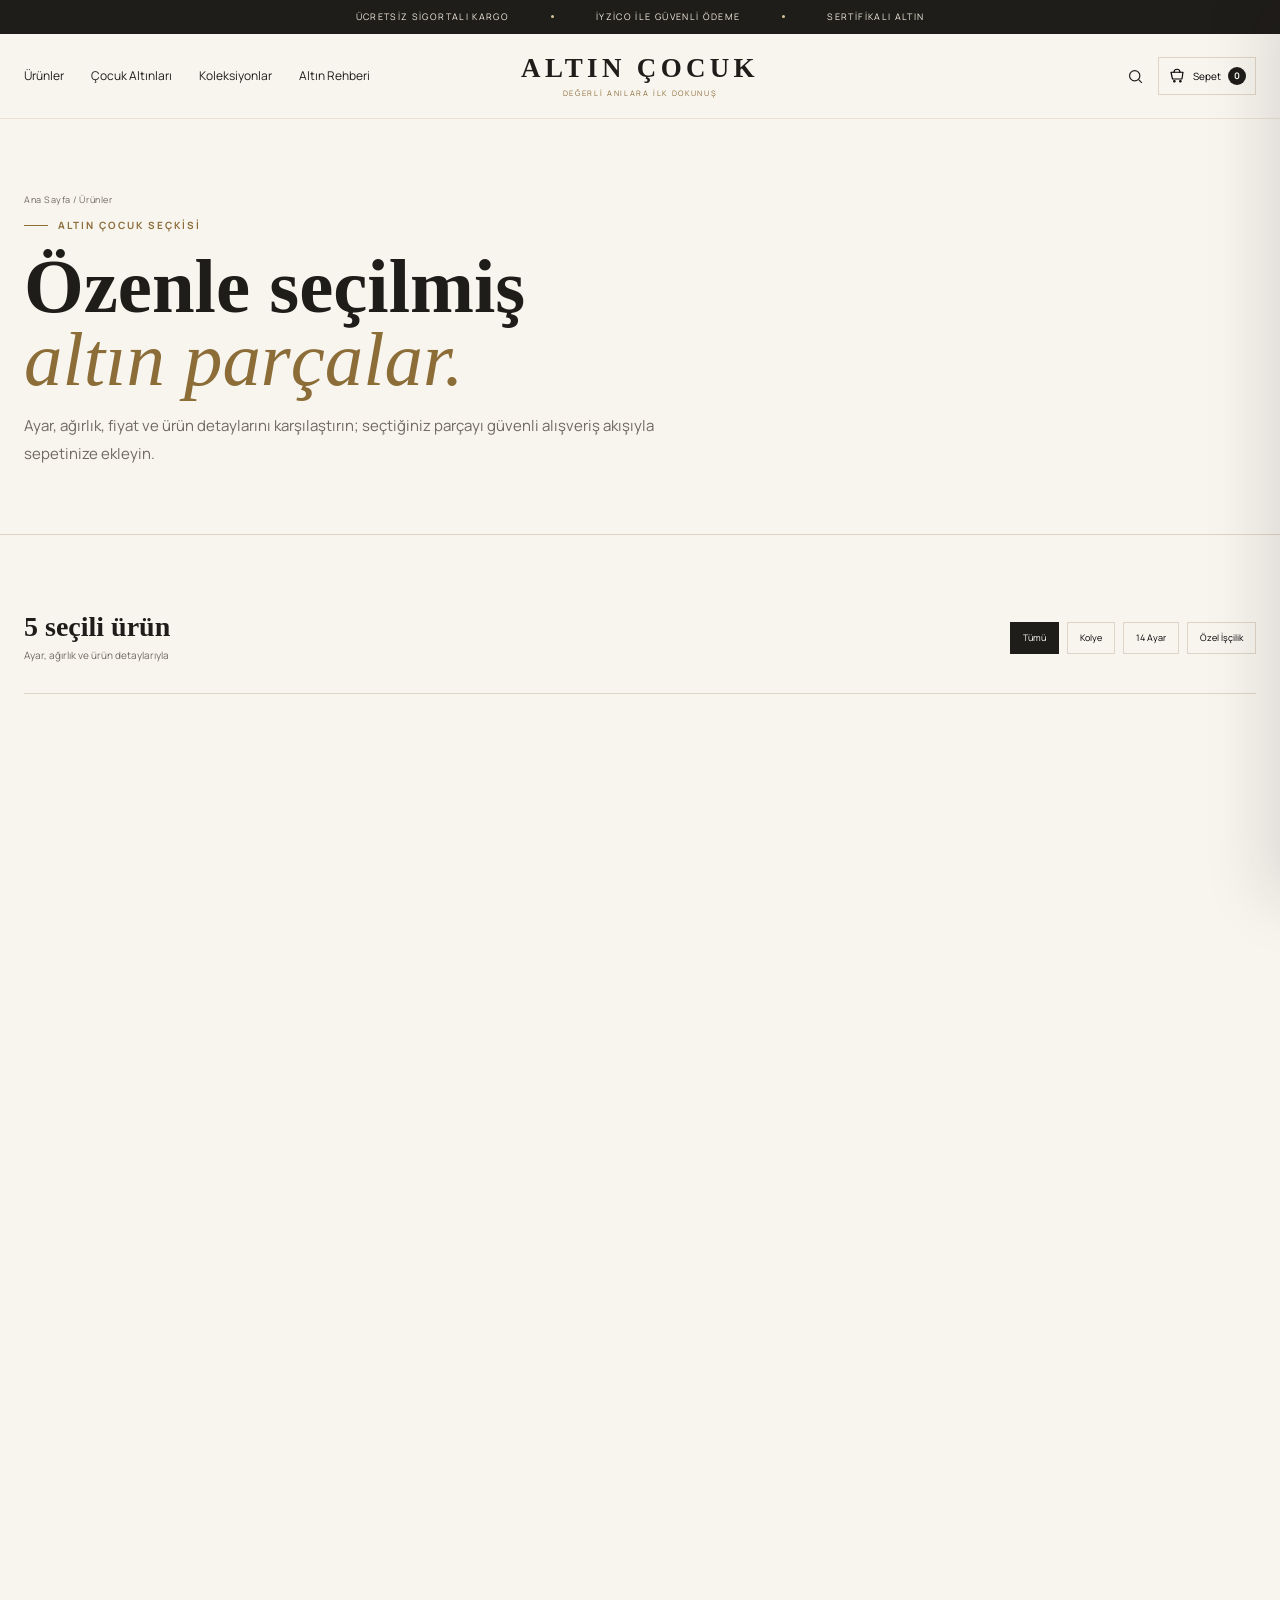
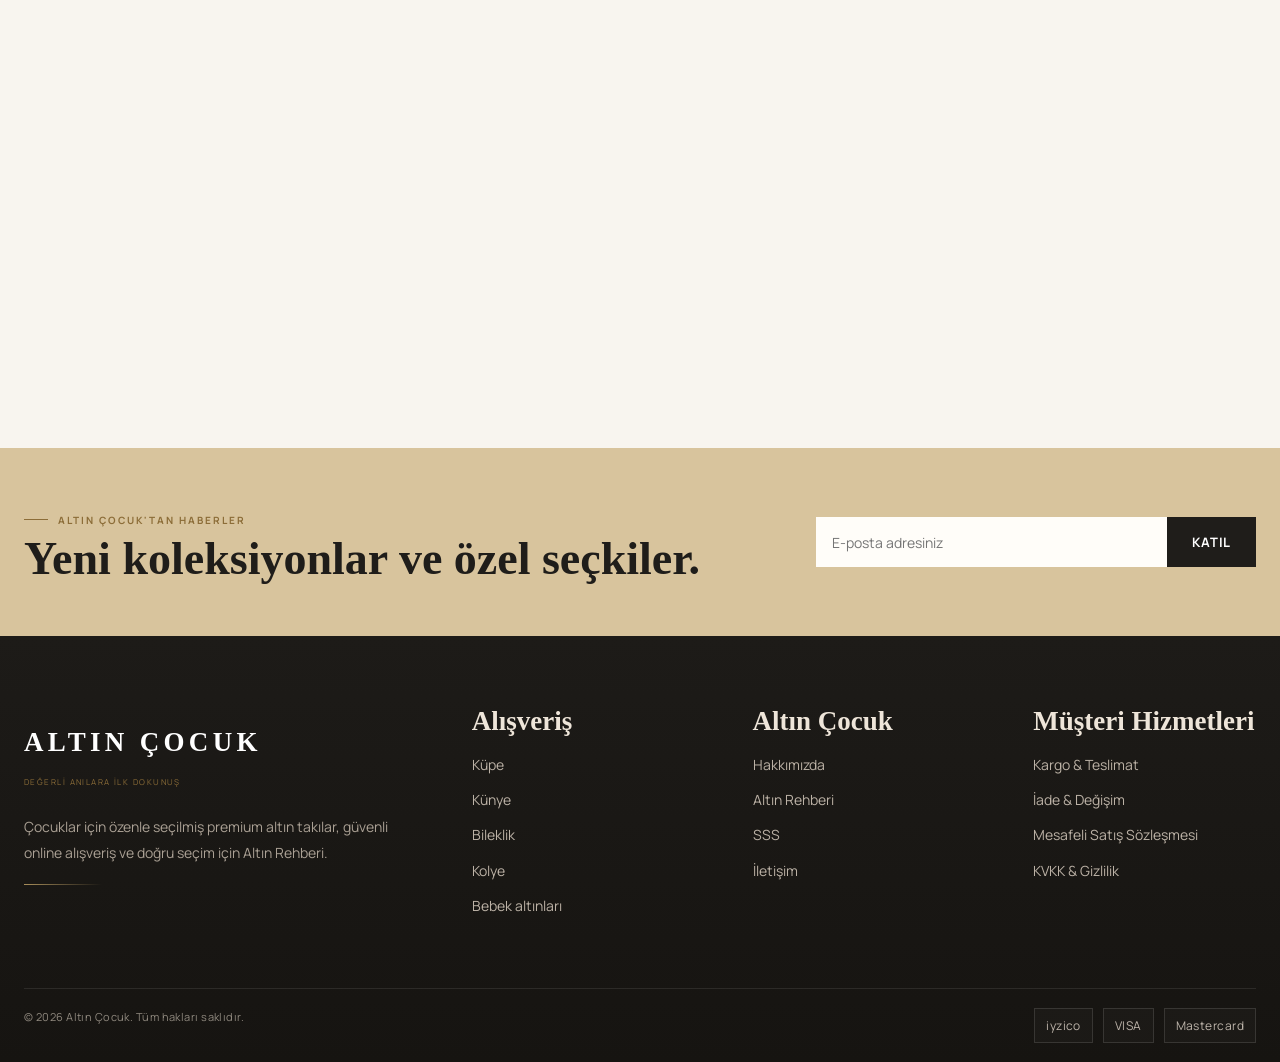
<file: demo-products.html>
<!DOCTYPE html>
<html lang="tr"><head><meta charset="utf-8"/><meta content="noindex" name="robots"/><meta content="0; url=products.html" http-equiv="refresh"/><link href="https://xn--altncocuk-xpb.com/urunler/" rel="canonical"/><title>Ürünler | Altın Çocuk</title></head><body><p><a href="products.html">Ürünler sayfasına geçin.</a></p></body></html>
</file>
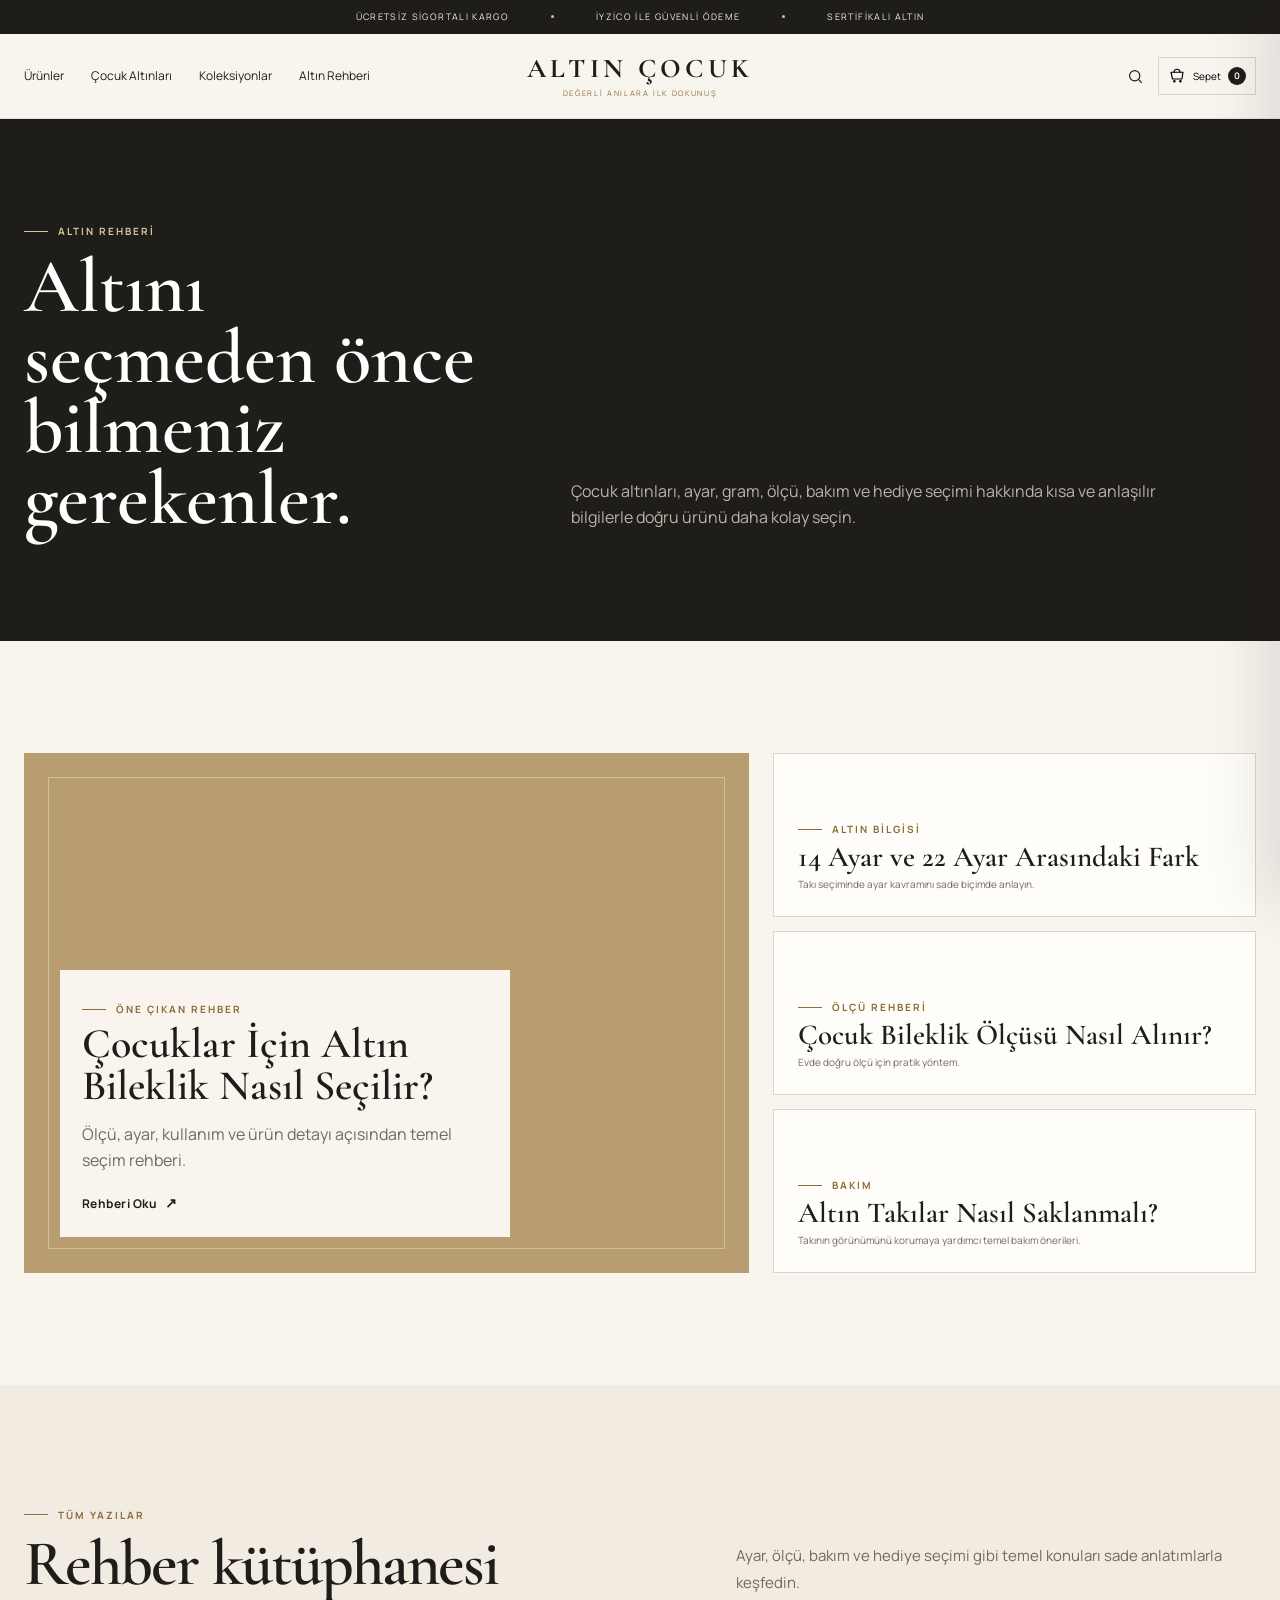
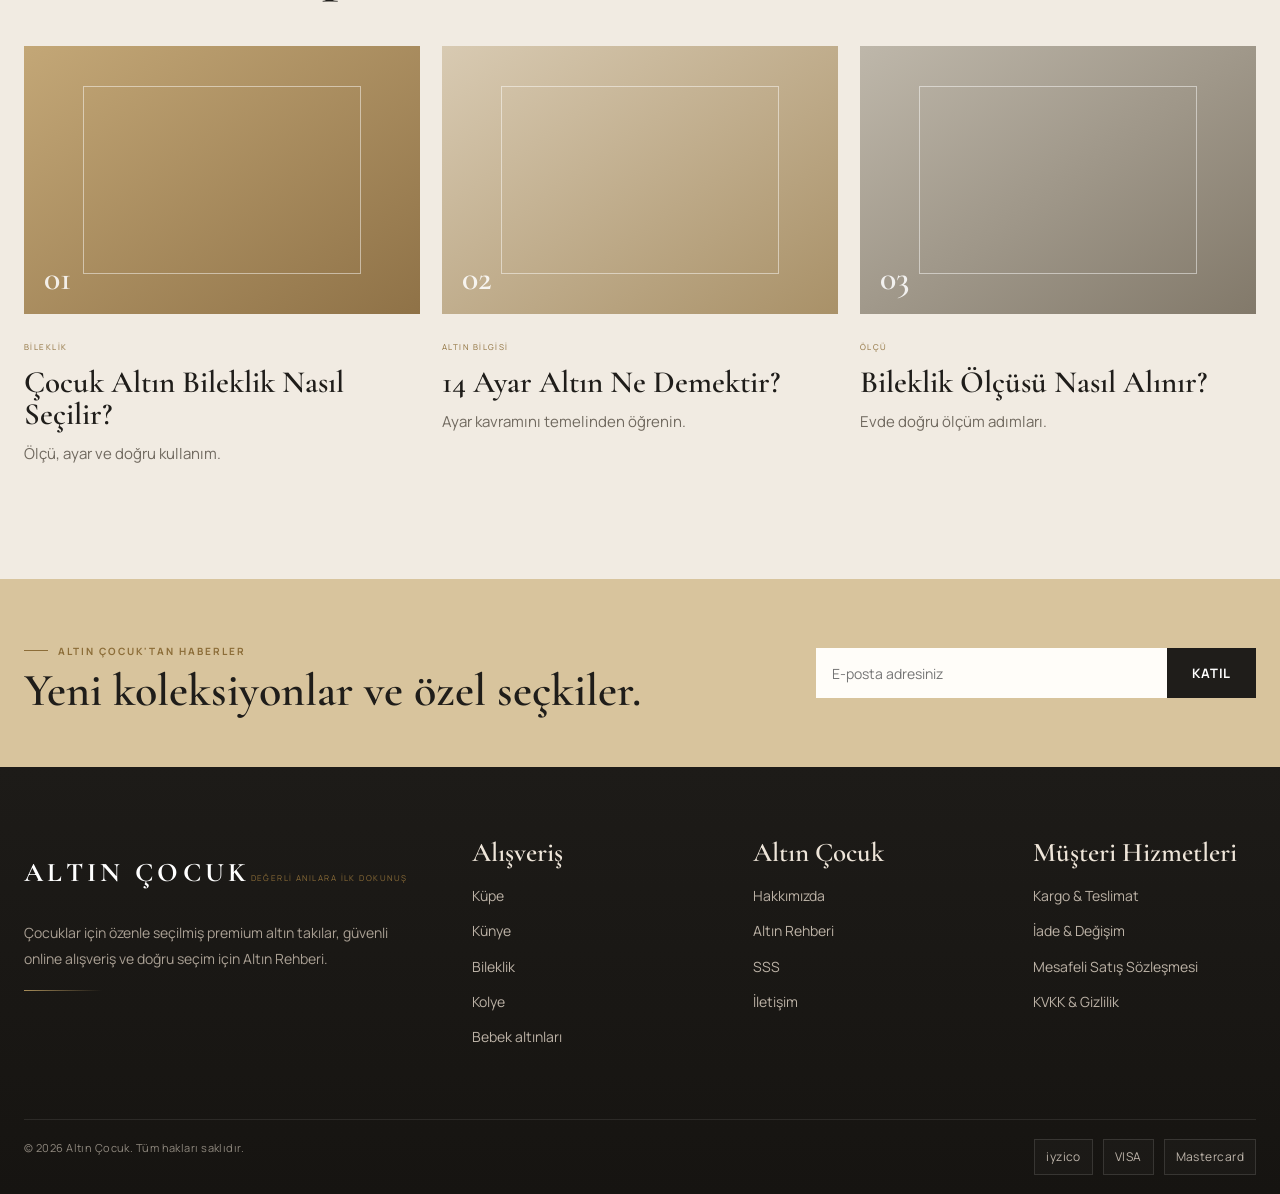
<file: guide.html>
<!DOCTYPE html>

<html lang="tr">
<head>
<meta charset="utf-8"/>
<meta content="width=device-width, initial-scale=1" name="viewport"/>
<title>Altın Rehberi | Çocuk Altınları Hakkında Bilgiler | Altın Çocuk</title>
<meta content="Çocuk altınları, 14 ayar, 22 ayar, bileklik ölçüsü, altın bakımı ve hediye seçimi hakkında anlaşılır rehberler." name="description"/>
<link href="https://altıncocuk.com/altin-rehberi/" rel="canonical"/>
<meta content="Altın Rehberi | Çocuk Altınları Hakkında Bilgiler | Altın Çocuk" property="og:title"/>
<meta content="Çocuk altınları, 14 ayar, 22 ayar, bileklik ölçüsü, altın bakımı ve hediye seçimi hakkında anlaşılır rehberler." property="og:description"/>
<meta content="website" property="og:type"/>
<meta content="https://altıncocuk.com/altin-rehberi/" property="og:url"/>
<meta content="#f8f5ef" name="theme-color"/>
<link href="https://fonts.googleapis.com" rel="preconnect"/>
<link crossorigin="" href="https://fonts.gstatic.com" rel="preconnect"/>
<link href="https://fonts.googleapis.com/css2?family=Cormorant+Garamond:wght@500;600;700&amp;family=Manrope:wght@400;500;600;700&amp;display=swap" rel="stylesheet"/>
<link href="styles.css" rel="stylesheet"/>
</head>
<body>
<a class="skip-link" href="#main">İçeriğe geç</a>
<div class="announcement"><div class="container announcement__inner"><span>Ücretsiz Sigortalı Kargo</span><i></i><span>iyzico ile Güvenli Ödeme</span><i></i><span>Sertifikalı Altın</span></div></div>
<header class="site-header" id="siteHeader"><div class="container header__main">
<button aria-expanded="false" aria-label="Menüyü aç" class="icon-button mobile-menu-button" id="menuToggle" type="button"><svg viewbox="0 0 24 24"><path d="M4 8h16M4 16h16"></path></svg></button>
<nav aria-label="Ana menü" class="nav desktop-only"><a href="products.html">Ürünler</a><a href="category.html">Çocuk Altınları</a><a href="index.html#collections">Koleksiyonlar</a><a href="guide.html">Altın Rehberi</a></nav>
<a aria-label="Altın Çocuk ana sayfa" class="brand" href="index.html"><span class="brand__mark">ALTIN ÇOCUK</span><span class="brand__tag">değerli anılara ilk dokunuş</span></a>
<div class="nav header-actions"><button aria-label="Ara" class="icon-button" data-open-search="" type="button"><svg viewbox="0 0 24 24"><circle cx="11" cy="11" r="6.5"></circle><path d="m16 16 4 4"></path></svg></button><button aria-label="Sepeti aç" class="cart-pill" data-open-cart="" type="button"><svg aria-hidden="true" class="cart-pill__icon" viewBox="0 0 24 24"><path d="M4 7h16l-1.4 9H6L4 7Z"></path><path d="M8 7a4 4 0 0 1 8 0"></path><circle cx="8.5" cy="19" r="1"></circle><circle cx="16.5" cy="19" r="1"></circle></svg><span class="cart-pill__label">Sepet</span><b data-cart-count="">0</b></button></div></div>
<nav aria-label="Mobil menü" class="mobile-panel" id="mobilePanel"><div class="mobile-panel__title">Koleksiyonları Keşfet</div><a href="products.html">Tüm Ürünler <span>→</span></a><a href="category.html">Bileklik <span>→</span></a><a href="category.html">Küpe <span>→</span></a><a href="products.html">Kolye <span>→</span></a><a href="category.html">Künye <span>→</span></a><a href="index.html#collections">Koleksiyonlar <span>→</span></a><a href="guide.html">Altın Rehberi <span>→</span></a></nav></header>
<main id="main">
<section class="guide-hero"><div class="container guide-hero__grid"><div><span class="eyebrow">ALTIN REHBERİ</span><h1>Altını seçmeden önce bilmeniz gerekenler.</h1></div><p>Çocuk altınları, ayar, gram, ölçü, bakım ve hediye seçimi hakkında kısa ve anlaşılır bilgilerle doğru ürünü daha kolay seçin.</p></div></section>
<section class="section"><div class="container guide-featured">
<a class="guide-featured__card" href="article.html"><div class="guide-featured__copy"><span class="eyebrow">ÖNE ÇIKAN REHBER</span><h2>Çocuklar İçin Altın Bileklik Nasıl Seçilir?</h2><p class="muted">Ölçü, ayar, kullanım ve ürün detayı açısından temel seçim rehberi.</p><span class="text-link">Rehberi Oku</span></div></a>
<div class="guide-list"><a href="article.html"><span class="eyebrow">ALTIN BİLGİSİ</span><h3>14 Ayar ve 22 Ayar Arasındaki Fark</h3><p>Takı seçiminde ayar kavramını sade biçimde anlayın.</p></a><a href="article.html"><span class="eyebrow">ÖLÇÜ REHBERİ</span><h3>Çocuk Bileklik Ölçüsü Nasıl Alınır?</h3><p>Evde doğru ölçü için pratik yöntem.</p></a><a href="article.html"><span class="eyebrow">BAKIM</span><h3>Altın Takılar Nasıl Saklanmalı?</h3><p>Takının görünümünü korumaya yardımcı temel bakım önerileri.</p></a></div>
</div></section>
<section class="section guide"><div class="container"><div class="section-head"><div><span class="eyebrow">TÜM YAZILAR</span><h2>Rehber kütüphanesi</h2></div><p>Ayar, ölçü, bakım ve hediye seçimi gibi temel konuları sade anlatımlarla keşfedin.</p></div><div class="article-grid">
<a class="article-card article-card--1" href="article.html"><div class="article-card__image"></div><span class="article-card__tag">Bileklik</span><h3>Çocuk Altın Bileklik Nasıl Seçilir?</h3><p>Ölçü, ayar ve doğru kullanım.</p></a>
<a class="article-card article-card--2" href="article.html"><div class="article-card__image"></div><span class="article-card__tag">Altın Bilgisi</span><h3>14 Ayar Altın Ne Demektir?</h3><p>Ayar kavramını temelinden öğrenin.</p></a>
<a class="article-card article-card--3" href="article.html"><div class="article-card__image"></div><span class="article-card__tag">Ölçü</span><h3>Bileklik Ölçüsü Nasıl Alınır?</h3><p>Evde doğru ölçüm adımları.</p></a>
</div></div></section>
</main>
<section class="newsletter">
<div class="container newsletter__inner">
<div><span class="eyebrow">ALTIN ÇOCUK'TAN HABERLER</span><h2>Yeni koleksiyonlar ve özel seçkiler.</h2></div>
<form class="newsletter-form" data-newsletter="true"><input aria-label="E-posta adresiniz" autocomplete="email" placeholder="E-posta adresiniz" required="required" type="email"/><button class="btn btn--dark">Katıl</button></form>
</div>
</section>
<footer class="footer">
<div class="container footer__grid">
<div class="footer__brand"><a class="brand" href="index.html"><span class="brand__mark">ALTIN ÇOCUK</span><span class="brand__tag">değerli anılara ilk dokunuş</span></a><p>Çocuklar için özenle seçilmiş premium altın takılar, güvenli online alışveriş ve doğru seçim için Altın Rehberi.</p></div>
<div><h4>Alışveriş</h4><a href="category.html">Küpe</a><a href="category.html">Künye</a><a href="category.html">Bileklik</a><a href="products.html">Kolye</a><a href="category.html">Bebek altınları</a></div>
<div><h4>Altın Çocuk</h4><a href="information.html#about">Hakkımızda</a><a href="guide.html">Altın Rehberi</a><a href="index.html#faq">SSS</a><a href="information.html#contact">İletişim</a></div>
<div><h4>Müşteri Hizmetleri</h4><a href="information.html#shipping">Kargo &amp; Teslimat</a><a href="information.html#returns">İade &amp; Değişim</a><a href="information.html#terms">Mesafeli Satış Sözleşmesi</a><a href="information.html#privacy">KVKK &amp; Gizlilik</a></div>
</div>
<div class="container footer__bottom"><span>© 2026 Altın Çocuk. Tüm hakları saklıdır.</span><div class="payment-marks"><span>iyzico</span><span>VISA</span><span>Mastercard</span></div></div>
</footer>
<div class="overlay" id="overlay"></div><section aria-label="Arama paneli" class="search-panel" id="searchPanel">
<div class="container">
<div class="search-panel__top"><span class="eyebrow">Sitede Ara</span><button aria-label="Aramayı kapat" class="icon-button" data-close="" type="button">✕</button></div>
<form class="search-panel__form"><input aria-label="Arama" id="searchInput" placeholder="Bileklik, künye, rehber..." type="search"/></form><div class="search-results" id="searchResults"></div>
<div class="search-panel__hint">Popüler aramalar: altın kolye · 14 ayar · hediye seçimi · altın rehberi</div>
</div>
</section><aside aria-label="Sepet" class="drawer" id="cartDrawer">
<div class="drawer__head"><strong>Sepetiniz</strong><button aria-label="Sepeti kapat" class="icon-button" data-close="" type="button">✕</button></div>
<div class="drawer__body"><div class="drawer__empty"><div class="ring">○</div><h3>Sepetiniz henüz boş.</h3><p>Çocuklar için seçilmiş altın takıları keşfedin.</p><a class="btn btn--dark" href="category.html">Ürünleri İncele</a></div></div>
</aside><script src="script.js"></script>
</body></html>
</file>
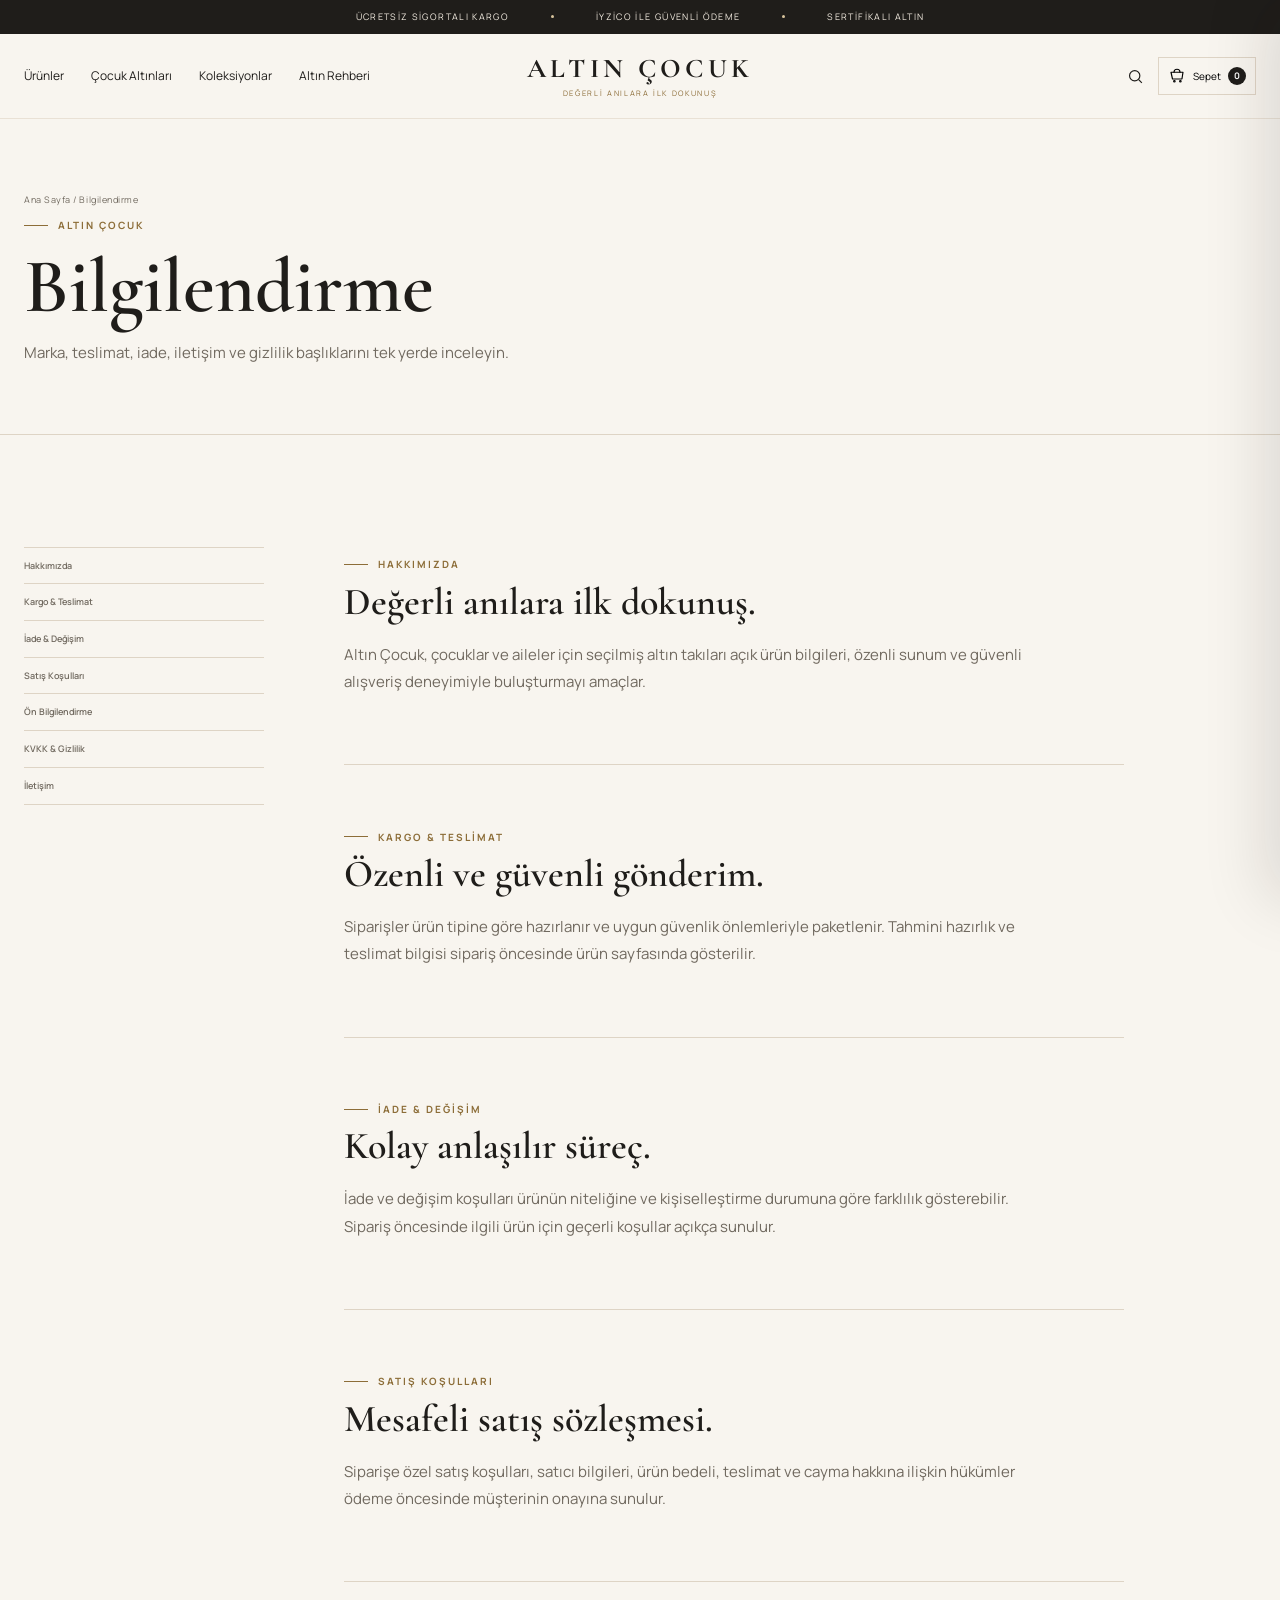
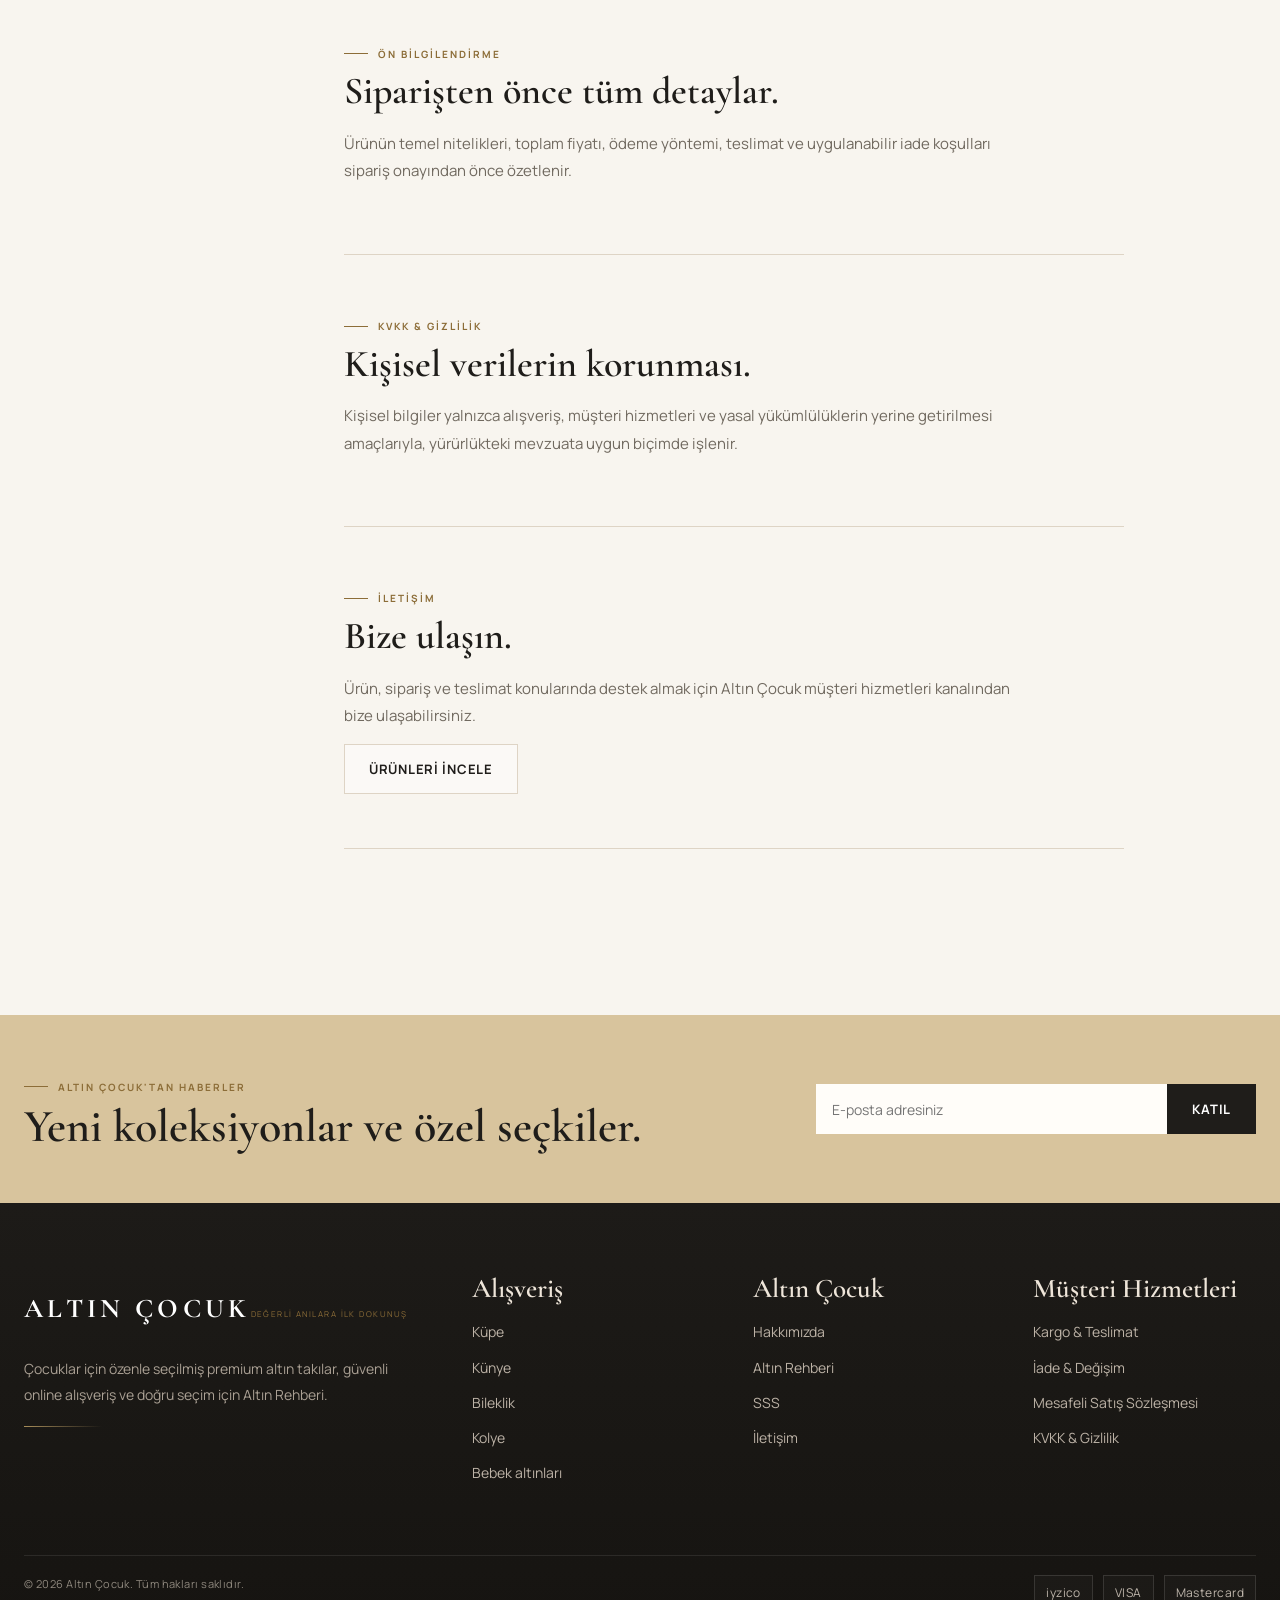
<file: information.html>
<!DOCTYPE html>

<html lang="tr">
<head>
<meta charset="utf-8"/>
<meta content="width=device-width, initial-scale=1" name="viewport"/>
<title>Altın Çocuk | Bilgilendirme</title>
<meta content="Çocuk altınları, 14 ayar, 22 ayar, bileklik ölçüsü, altın bakımı ve hediye seçimi hakkında anlaşılır rehberler." name="description"/>
<link href="https://altıncocuk.com/altin-rehberi/" rel="canonical"/>
<meta content="Altın Rehberi | Çocuk Altınları Hakkında Bilgiler | Altın Çocuk" property="og:title"/>
<meta content="Çocuk altınları, 14 ayar, 22 ayar, bileklik ölçüsü, altın bakımı ve hediye seçimi hakkında anlaşılır rehberler." property="og:description"/>
<meta content="website" property="og:type"/>
<meta content="https://altıncocuk.com/altin-rehberi/" property="og:url"/>
<meta content="#f8f5ef" name="theme-color"/>
<link href="https://fonts.googleapis.com" rel="preconnect"/>
<link crossorigin="" href="https://fonts.gstatic.com" rel="preconnect"/>
<link href="https://fonts.googleapis.com/css2?family=Cormorant+Garamond:wght@500;600;700&amp;family=Manrope:wght@400;500;600;700&amp;display=swap" rel="stylesheet"/>
<link href="styles.css" rel="stylesheet"/>
</head>
<body>
<a class="skip-link" href="#main">İçeriğe geç</a>
<div class="announcement"><div class="container announcement__inner"><span>Ücretsiz Sigortalı Kargo</span><i></i><span>iyzico ile Güvenli Ödeme</span><i></i><span>Sertifikalı Altın</span></div></div>
<header class="site-header" id="siteHeader"><div class="container header__main">
<button aria-expanded="false" aria-label="Menüyü aç" class="icon-button mobile-menu-button" id="menuToggle" type="button"><svg viewbox="0 0 24 24"><path d="M4 8h16M4 16h16"></path></svg></button>
<nav aria-label="Ana menü" class="nav desktop-only"><a href="products.html">Ürünler</a><a href="category.html">Çocuk Altınları</a><a href="index.html#collections">Koleksiyonlar</a><a href="guide.html">Altın Rehberi</a></nav>
<a aria-label="Altın Çocuk ana sayfa" class="brand" href="index.html"><span class="brand__mark">ALTIN ÇOCUK</span><span class="brand__tag">değerli anılara ilk dokunuş</span></a>
<div class="nav header-actions"><button aria-label="Ara" class="icon-button" data-open-search="" type="button"><svg viewbox="0 0 24 24"><circle cx="11" cy="11" r="6.5"></circle><path d="m16 16 4 4"></path></svg></button><button aria-label="Sepeti aç" class="cart-pill" data-open-cart="" type="button"><svg aria-hidden="true" class="cart-pill__icon" viewBox="0 0 24 24"><path d="M4 7h16l-1.4 9H6L4 7Z"></path><path d="M8 7a4 4 0 0 1 8 0"></path><circle cx="8.5" cy="19" r="1"></circle><circle cx="16.5" cy="19" r="1"></circle></svg><span class="cart-pill__label">Sepet</span><b data-cart-count="">0</b></button></div></div>
<nav aria-label="Mobil menü" class="mobile-panel" id="mobilePanel"><div class="mobile-panel__title">Koleksiyonları Keşfet</div><a href="products.html">Tüm Ürünler <span>→</span></a><a href="category.html">Bileklik <span>→</span></a><a href="category.html">Küpe <span>→</span></a><a href="products.html">Kolye <span>→</span></a><a href="category.html">Künye <span>→</span></a><a href="index.html#collections">Koleksiyonlar <span>→</span></a><a href="guide.html">Altın Rehberi <span>→</span></a></nav></header>
<main id="main"><section class="page-hero"><div class="container"><nav class="breadcrumbs"><a href="index.html">Ana Sayfa</a> / Bilgilendirme</nav><span class="eyebrow">ALTIN ÇOCUK</span><h1>Bilgilendirme</h1><p>Marka, teslimat, iade, iletişim ve gizlilik başlıklarını tek yerde inceleyin.</p></div></section><section class="section"><div class="container info-layout"><nav class="info-nav"><a href="#about">Hakkımızda</a><a href="#shipping">Kargo &amp; Teslimat</a><a href="#returns">İade &amp; Değişim</a><a href="#terms">Satış Koşulları</a><a href="#preinfo">Ön Bilgilendirme</a><a href="#privacy">KVKK &amp; Gizlilik</a><a href="#contact">İletişim</a></nav><div class="info-content"><section id="about"><span class="eyebrow">HAKKIMIZDA</span><h2>Değerli anılara ilk dokunuş.</h2><p>Altın Çocuk, çocuklar ve aileler için seçilmiş altın takıları açık ürün bilgileri, özenli sunum ve güvenli alışveriş deneyimiyle buluşturmayı amaçlar.</p></section><section id="shipping"><span class="eyebrow">KARGO &amp; TESLİMAT</span><h2>Özenli ve güvenli gönderim.</h2><p>Siparişler ürün tipine göre hazırlanır ve uygun güvenlik önlemleriyle paketlenir. Tahmini hazırlık ve teslimat bilgisi sipariş öncesinde ürün sayfasında gösterilir.</p></section><section id="returns"><span class="eyebrow">İADE &amp; DEĞİŞİM</span><h2>Kolay anlaşılır süreç.</h2><p>İade ve değişim koşulları ürünün niteliğine ve kişiselleştirme durumuna göre farklılık gösterebilir. Sipariş öncesinde ilgili ürün için geçerli koşullar açıkça sunulur.</p></section><section id="terms"><span class="eyebrow">SATIŞ KOŞULLARI</span><h2>Mesafeli satış sözleşmesi.</h2><p>Siparişe özel satış koşulları, satıcı bilgileri, ürün bedeli, teslimat ve cayma hakkına ilişkin hükümler ödeme öncesinde müşterinin onayına sunulur.</p></section><section id="preinfo"><span class="eyebrow">ÖN BİLGİLENDİRME</span><h2>Siparişten önce tüm detaylar.</h2><p>Ürünün temel nitelikleri, toplam fiyatı, ödeme yöntemi, teslimat ve uygulanabilir iade koşulları sipariş onayından önce özetlenir.</p></section><section id="privacy"><span class="eyebrow">KVKK &amp; GİZLİLİK</span><h2>Kişisel verilerin korunması.</h2><p>Kişisel bilgiler yalnızca alışveriş, müşteri hizmetleri ve yasal yükümlülüklerin yerine getirilmesi amaçlarıyla, yürürlükteki mevzuata uygun biçimde işlenir.</p></section><section id="contact"><span class="eyebrow">İLETİŞİM</span><h2>Bize ulaşın.</h2><p>Ürün, sipariş ve teslimat konularında destek almak için Altın Çocuk müşteri hizmetleri kanalından bize ulaşabilirsiniz.</p><a class="btn btn--ghost" href="products.html">Ürünleri İncele</a></section></div></div></section></main>
<section class="newsletter">
<div class="container newsletter__inner">
<div><span class="eyebrow">ALTIN ÇOCUK'TAN HABERLER</span><h2>Yeni koleksiyonlar ve özel seçkiler.</h2></div>
<form class="newsletter-form" data-newsletter="true"><input aria-label="E-posta adresiniz" autocomplete="email" placeholder="E-posta adresiniz" required="required" type="email"/><button class="btn btn--dark">Katıl</button></form>
</div>
</section>
<footer class="footer">
<div class="container footer__grid">
<div class="footer__brand"><a class="brand" href="index.html"><span class="brand__mark">ALTIN ÇOCUK</span><span class="brand__tag">değerli anılara ilk dokunuş</span></a><p>Çocuklar için özenle seçilmiş premium altın takılar, güvenli online alışveriş ve doğru seçim için Altın Rehberi.</p></div>
<div><h4>Alışveriş</h4><a href="category.html">Küpe</a><a href="category.html">Künye</a><a href="category.html">Bileklik</a><a href="products.html">Kolye</a><a href="category.html">Bebek altınları</a></div>
<div><h4>Altın Çocuk</h4><a href="information.html#about">Hakkımızda</a><a href="guide.html">Altın Rehberi</a><a href="index.html#faq">SSS</a><a href="information.html#contact">İletişim</a></div>
<div><h4>Müşteri Hizmetleri</h4><a href="information.html#shipping">Kargo &amp; Teslimat</a><a href="information.html#returns">İade &amp; Değişim</a><a href="information.html#terms">Mesafeli Satış Sözleşmesi</a><a href="information.html#privacy">KVKK &amp; Gizlilik</a></div>
</div>
<div class="container footer__bottom"><span>© 2026 Altın Çocuk. Tüm hakları saklıdır.</span><div class="payment-marks"><span>iyzico</span><span>VISA</span><span>Mastercard</span></div></div>
</footer>
<div class="overlay" id="overlay"></div><section aria-label="Arama paneli" class="search-panel" id="searchPanel">
<div class="container">
<div class="search-panel__top"><span class="eyebrow">Sitede Ara</span><button aria-label="Aramayı kapat" class="icon-button" data-close="" type="button">✕</button></div>
<form class="search-panel__form"><input aria-label="Arama" id="searchInput" placeholder="Bileklik, künye, rehber..." type="search"/></form><div class="search-results" id="searchResults"></div>
<div class="search-panel__hint">Popüler aramalar: altın kolye · 14 ayar · hediye seçimi · altın rehberi</div>
</div>
</section><aside aria-label="Sepet" class="drawer" id="cartDrawer">
<div class="drawer__head"><strong>Sepetiniz</strong><button aria-label="Sepeti kapat" class="icon-button" data-close="" type="button">✕</button></div>
<div class="drawer__body"><div class="drawer__empty"><div class="ring">○</div><h3>Sepetiniz henüz boş.</h3><p>Çocuklar için seçilmiş altın takıları keşfedin.</p><a class="btn btn--dark" href="category.html">Ürünleri İncele</a></div></div>
</aside><script src="script.js"></script>
</body></html>
</file>
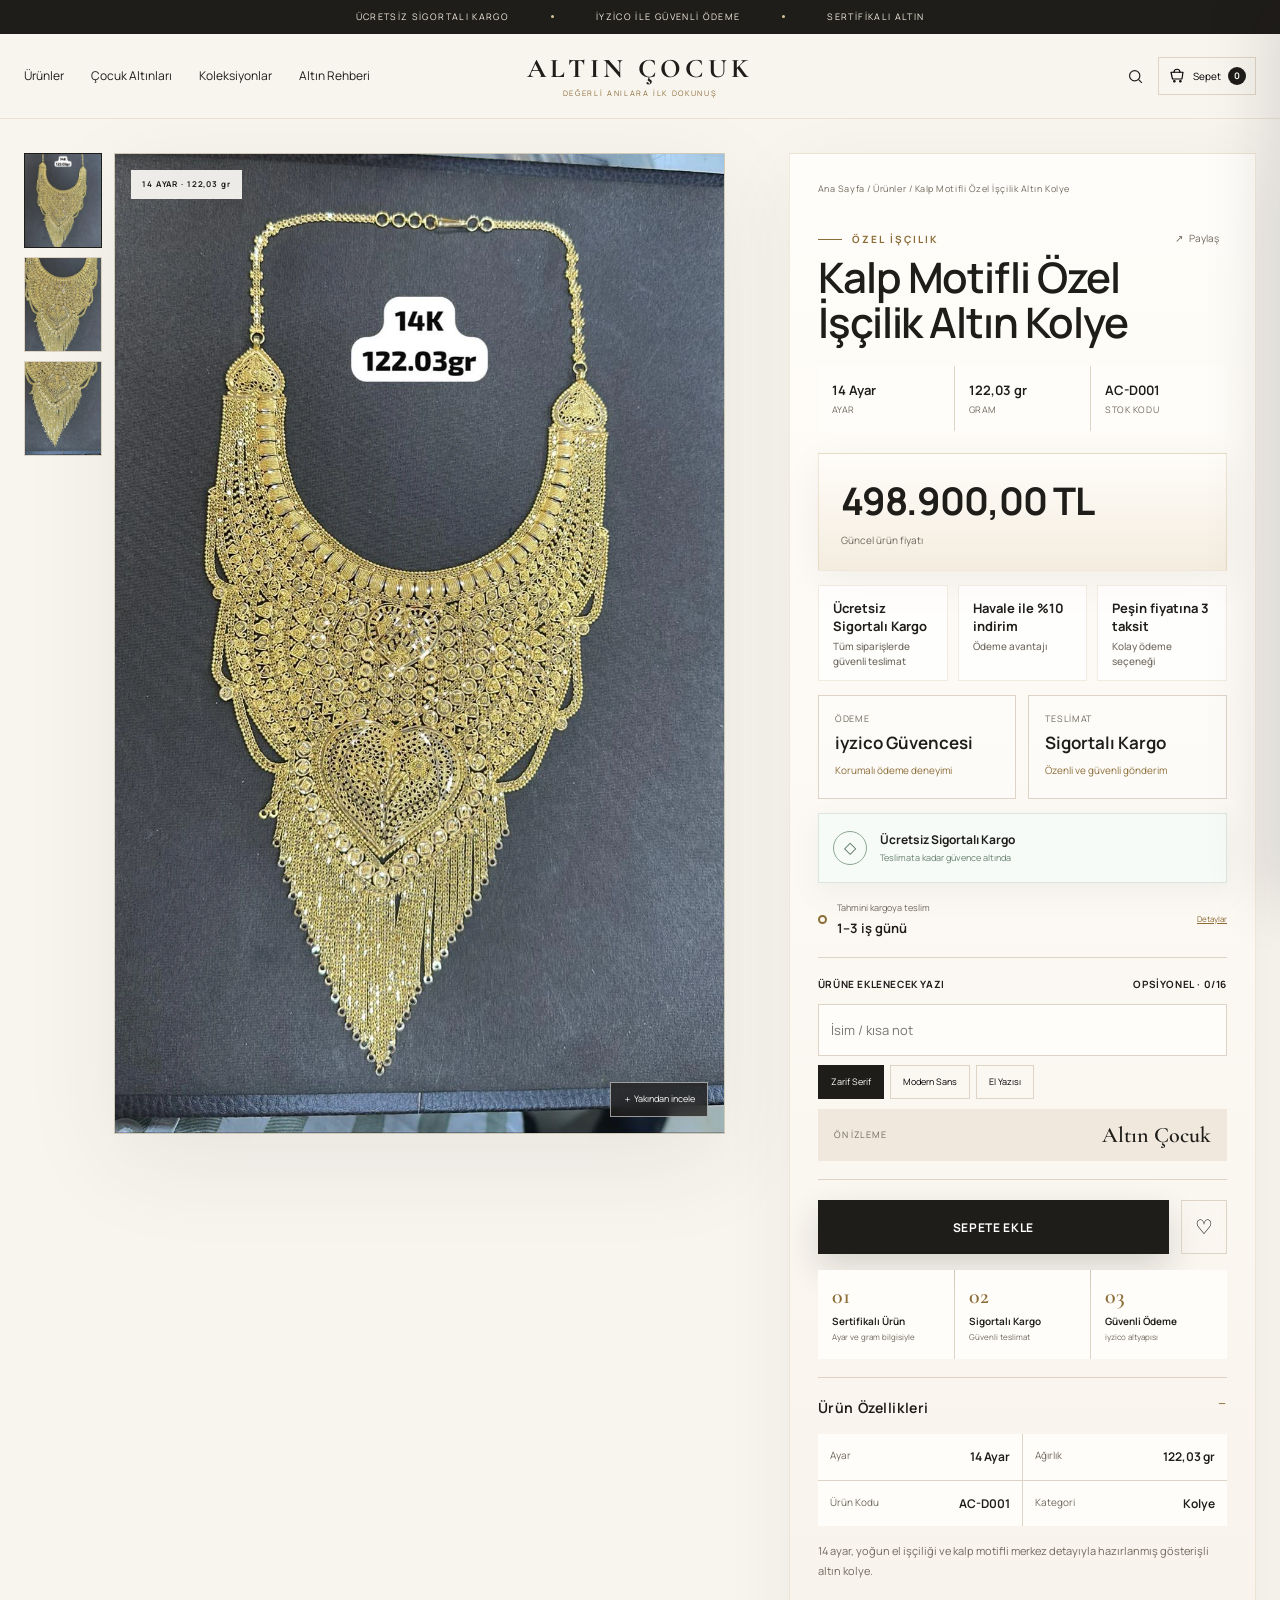
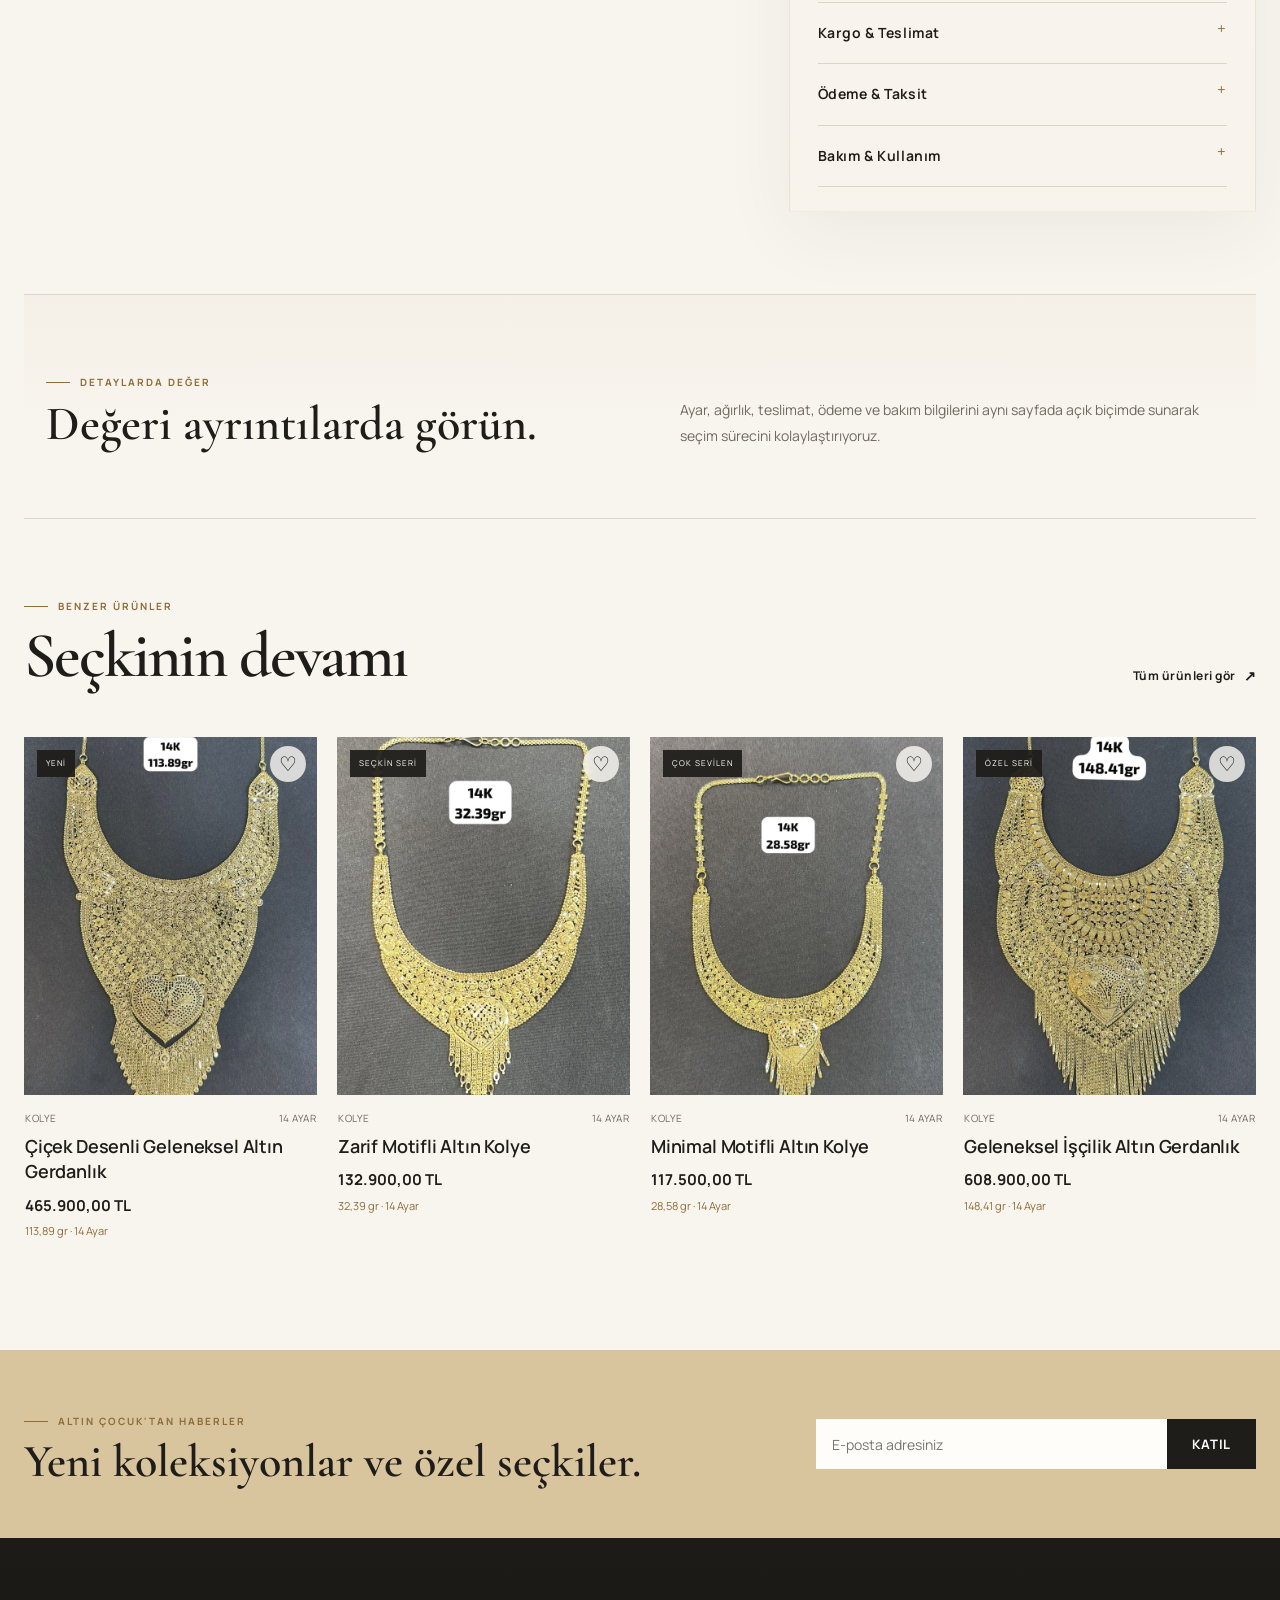
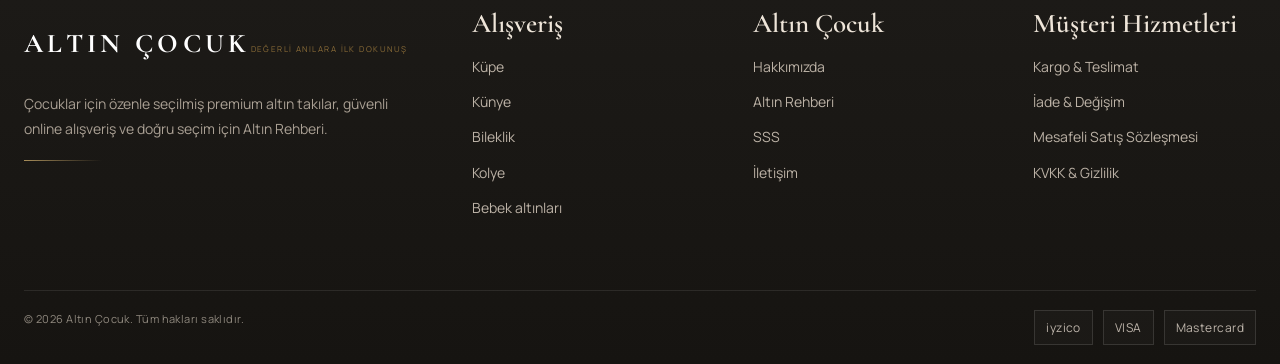
<file: product-1.html>
<!DOCTYPE html>

<html lang="tr"><head><meta charset="utf-8"/><meta content="width=device-width, initial-scale=1" name="viewport"/><title>Kalp Motifli Özel İşçilik Altın Kolye | Altın Çocuk</title><meta content="Kalp Motifli Özel İşçilik Altın Kolye, 14 ayar, 122,03 gr. Sigortalı kargo, güvenli ödeme ve ürün detayları." name="description"/><link href="https://altıncocuk.com/urun/ac-d001/" rel="canonical"/><meta content="Kalp Motifli Özel İşçilik Altın Kolye | Altın Çocuk" property="og:title"/><meta content="Kalp Motifli Özel İşçilik Altın Kolye, 14 ayar, 122,03 gr. Sigortalı kargo, güvenli ödeme ve ürün detayları." property="og:description"/><meta content="website" property="og:type"/><meta content="https://altıncocuk.com/urun/ac-d001/" property="og:url"/><meta content="#f8f5ef" name="theme-color"/><link href="https://fonts.googleapis.com" rel="preconnect"/><link crossorigin="" href="https://fonts.gstatic.com" rel="preconnect"/><link href="https://fonts.googleapis.com/css2?family=Cormorant+Garamond:wght@500;600;700&amp;family=Manrope:wght@400;500;600;700&amp;display=swap" rel="stylesheet"/><link href="styles.css" rel="stylesheet"/><script type="application/ld+json">{"@context":"https://schema.org","@type":"Product","name":"Kalp Motifli Özel İşçilik Altın Kolye","sku":"AC-D001","description":"14 Ayar, 122,03 gr ağırlığında Kalp Motifli Özel İşçilik Altın Kolye. Ürün özellikleri, güvenli ödeme ve sigortalı teslimat seçenekleriyle.","brand":{"@type":"Brand","name":"Altın Çocuk"},"offers":{"@type":"Offer","priceCurrency":"TRY","price":"498900.00","availability":"https://schema.org/InStock","url":"https://xn--altncocuk-xpb.com/urun/ac-d001/"},"url":null}</script></head><body><a class="skip-link" href="#main">İçeriğe geç</a>
<div class="announcement"><div class="container announcement__inner"><span>Ücretsiz Sigortalı Kargo</span><i></i><span>iyzico ile Güvenli Ödeme</span><i></i><span>Sertifikalı Altın</span></div></div>
<header class="site-header" id="siteHeader"><div class="container header__main">
<button aria-expanded="false" aria-label="Menüyü aç" class="icon-button mobile-menu-button" id="menuToggle" type="button"><svg viewbox="0 0 24 24"><path d="M4 8h16M4 16h16"></path></svg></button>
<nav aria-label="Ana menü" class="nav desktop-only"><a href="products.html">Ürünler</a><a href="category.html">Çocuk Altınları</a><a href="index.html#collections">Koleksiyonlar</a><a href="guide.html">Altın Rehberi</a></nav>
<a aria-label="Altın Çocuk ana sayfa" class="brand" href="index.html"><span class="brand__mark">ALTIN ÇOCUK</span><span class="brand__tag">değerli anılara ilk dokunuş</span></a>
<div class="nav header-actions"><button aria-label="Ara" class="icon-button" data-open-search="" type="button"><svg viewbox="0 0 24 24"><circle cx="11" cy="11" r="6.5"></circle><path d="m16 16 4 4"></path></svg></button><button aria-label="Sepeti aç" class="cart-pill" data-open-cart="" type="button"><svg aria-hidden="true" class="cart-pill__icon" viewBox="0 0 24 24"><path d="M4 7h16l-1.4 9H6L4 7Z"></path><path d="M8 7a4 4 0 0 1 8 0"></path><circle cx="8.5" cy="19" r="1"></circle><circle cx="16.5" cy="19" r="1"></circle></svg><span class="cart-pill__label">Sepet</span><b data-cart-count="">0</b></button></div></div>
<nav aria-label="Mobil menü" class="mobile-panel" id="mobilePanel"><div class="mobile-panel__title">Koleksiyonları Keşfet</div><a href="products.html">Tüm Ürünler <span>→</span></a><a href="category.html">Bileklik <span>→</span></a><a href="category.html">Küpe <span>→</span></a><a href="products.html">Kolye <span>→</span></a><a href="category.html">Künye <span>→</span></a><a href="index.html#collections">Koleksiyonlar <span>→</span></a><a href="guide.html">Altın Rehberi <span>→</span></a></nav></header>
<main class="product-page product-page--v3" data-href="product-1.html" data-image="assets/p1-card.webp" data-name="Kalp Motifli Özel İşçilik Altın Kolye" data-price="498900.00" data-price-text="498.900,00 TL" data-product-id="AC-D001" id="main"><div class="container">
<div class="product-layout product-layout--v3">
<section aria-label="Ürün görselleri" class="product-gallery product-gallery--v3">
<div class="product-gallery__rail">
<button class="gallery-thumb is-active" data-gallery-src="assets/p1-full.webp" type="button"><img alt="Kalp Motifli Özel İşçilik Altın Kolye tam görünüm" src="assets/p1-card.webp"/></button>
<button class="gallery-thumb" data-gallery-src="assets/p1-detail.webp" type="button"><img alt="Kalp Motifli Özel İşçilik Altın Kolye işçilik detayı" src="assets/p1-detail.webp"/></button>
<button class="gallery-thumb" data-gallery-src="assets/p1-close.webp" type="button"><img alt="Kalp Motifli Özel İşçilik Altın Kolye yakın detay" src="assets/p1-close.webp"/></button>
</div>
<div class="product-main-media"><span class="media-badge">14 AYAR · 122,03 gr</span><img alt="Kalp Motifli Özel İşçilik Altın Kolye" id="mainProductImage" src="assets/p1-full.webp"/><button class="zoom-hint" id="zoomProduct" type="button">＋ Yakından incele</button></div>
</section>
<aside class="product-info product-info--v3">
<nav class="breadcrumbs"><a href="index.html">Ana Sayfa</a> / <a href="products.html">Ürünler</a> / Kalp Motifli Özel İşçilik Altın Kolye</nav>
<div class="product-title-row"><div><span class="eyebrow">ÖZEL İŞÇILIK</span><h1>Kalp Motifli Özel İşçilik Altın Kolye</h1></div><button class="share-btn" data-copy-link="" type="button">↗ <span>Paylaş</span></button></div>
<div class="product-info__meta product-info__meta--rich"><span><b>14 Ayar</b>Ayar</span><span><b>122,03 gr</b>Gram</span><span><b>AC-D001</b>Stok Kodu</span></div>
<div class="price-zone"><div class="current-price">498.900,00 TL</div><small>Güncel ürün fiyatı</small></div>
<div class="product-assurance"><div><strong>Ücretsiz Sigortalı Kargo</strong><small>Tüm siparişlerde güvenli teslimat</small></div><div><strong>Havale ile %10 indirim</strong><small>Ödeme avantajı</small></div><div><strong>Peşin fiyatına 3 taksit</strong><small>Kolay ödeme seçeneği</small></div></div>
<div class="benefit-grid"><div><span class="benefit-kicker">Ödeme</span><strong>iyzico Güvencesi</strong><small>Korumalı ödeme deneyimi</small></div><div><span class="benefit-kicker">Teslimat</span><strong>Sigortalı Kargo</strong><small>Özenli ve güvenli gönderim</small></div></div>
<div class="shipping-panel"><div class="shipping-icon">◇</div><div><strong>Ücretsiz Sigortalı Kargo</strong><span>Teslimata kadar güvence altında</span></div></div>
<div class="delivery-line"><span class="delivery-dot"></span><div><small>Tahmini kargoya teslim</small><strong>1–3 iş günü</strong></div><a href="#shipping-details">Detaylar</a></div>
<div class="personalization-card"><div class="option-block__head"><span>Ürüne Eklenecek Yazı</span><span>Opsiyonel · <b data-char-count="">0</b>/16</span></div><input id="personalText" maxlength="16" placeholder="İsim / kısa not"/><div class="font-picker"><button class="font-choice is-active" data-font="serif" type="button">Zarif Serif</button><button class="font-choice" data-font="sans" type="button">Modern Sans</button><button class="font-choice" data-font="script" type="button">El Yazısı</button></div><div class="engraving-preview"><small>Ön izleme</small><strong id="engravingPreview">Altın Çocuk</strong></div></div>
<div class="product-cta product-cta--v3"><button class="btn btn--dark quick-add add-cart-main" data-add-current="true" type="button">Sepete Ekle</button><button aria-label="Favoriye ekle" aria-pressed="false" class="fav" type="button">♡</button></div>
<div class="purchase-trust purchase-trust--v3"><div><span>01</span><strong>Sertifikalı Ürün</strong><small>Ayar ve gram bilgisiyle</small></div><div><span>02</span><strong>Sigortalı Kargo</strong><small>Güvenli teslimat</small></div><div><span>03</span><strong>Güvenli Ödeme</strong><small>iyzico altyapısı</small></div></div>
<div class="product-accordion product-accordion--v3">
<details open=""><summary>Ürün Özellikleri</summary><div class="spec-table"><div><span>Ayar</span><b>14 Ayar</b></div><div><span>Ağırlık</span><b>122,03 gr</b></div><div><span>Ürün Kodu</span><b>AC-D001</b></div><div><span>Kategori</span><b>Kolye</b></div></div><p>14 ayar, yoğun el işçiliği ve kalp motifli merkez detayıyla hazırlanmış gösterişli altın kolye.</p></details>
<details id="shipping-details"><summary>Kargo &amp; Teslimat</summary><p>Siparişler özenle paketlenir ve sigortalı kargo ile gönderilir. Hazırlık süresi ürün tipine göre değişebilir; güncel teslimat bilgisi sipariş öncesinde gösterilir.</p></details>
<details><summary>Ödeme &amp; Taksit</summary><p>Ödemeler iyzico güvenli ödeme altyapısı üzerinden gerçekleştirilir. Havale ile %10 indirim ve peşin fiyatına 3 taksit gibi avantajlar ödeme adımında görüntülenir.</p></details>
<details><summary>Bakım &amp; Kullanım</summary><p>Altın takılarınızı ayrı bir kutuda saklayın; parfüm, kozmetik ve temizlik kimyasallarıyla doğrudan temastan kaçının. Temizlik için yumuşak ve kuru bir bez kullanın.</p></details></div>
</aside></div>
<section class="product-story-band"><div><span class="eyebrow">DETAYLARDA DEĞER</span><h2>Değeri ayrıntılarda görün.</h2></div><p>Ayar, ağırlık, teslimat, ödeme ve bakım bilgilerini aynı sayfada açık biçimde sunarak seçim sürecini kolaylaştırıyoruz.</p></section>
<section class="related"><div class="section-head"><div><span class="eyebrow">BENZER ÜRÜNLER</span><h2>Seçkinin devamı</h2></div><a class="text-link" href="products.html">Tüm ürünleri gör</a></div><div class="product-grid"><article class="product-card reveal" data-category="kolye" data-filter="kolye 14-ayar yeni" data-href="product-2.html" data-image="assets/p2-card.webp" data-name="Çiçek Desenli Geleneksel Altın Gerdanlık" data-price="465900.00" data-price-text="465.900,00 TL" data-product-id="AC-D002">
<div class="product-card__media real-product">
<a aria-label="Çiçek Desenli Geleneksel Altın Gerdanlık ürününü incele" class="product-card__image-link" href="product-2.html"><img alt="Çiçek Desenli Geleneksel Altın Gerdanlık" src="assets/p2-card.webp"/></a>
<span class="badge">Yeni</span>
<button aria-label="Favoriye ekle" aria-pressed="false" class="fav" data-favorite="" type="button">♡</button>
<button class="quick-add" data-add-product="" type="button">Hızlı Ekle</button>
</div>
<div class="product-card__body">
<div class="product-card__meta"><span>Kolye</span><span>14 Ayar</span></div>
<a class="product-card__title" href="product-2.html"><h3>Çiçek Desenli Geleneksel Altın Gerdanlık</h3></a>
<div class="product-card__price">465.900,00 TL</div>
<div class="product-card__note">113,89 gr · 14 Ayar</div>
</div>
</article><article class="product-card reveal" data-category="kolye" data-filter="kolye 14-ayar seçkin-seri" data-href="product-3.html" data-image="assets/p3-card.webp" data-name="Zarif Motifli Altın Kolye" data-price="132900.00" data-price-text="132.900,00 TL" data-product-id="AC-D003">
<div class="product-card__media real-product">
<a aria-label="Zarif Motifli Altın Kolye ürününü incele" class="product-card__image-link" href="product-3.html"><img alt="Zarif Motifli Altın Kolye" src="assets/p3-card.webp"/></a>
<span class="badge">Seçkin Seri</span>
<button aria-label="Favoriye ekle" aria-pressed="false" class="fav" data-favorite="" type="button">♡</button>
<button class="quick-add" data-add-product="" type="button">Hızlı Ekle</button>
</div>
<div class="product-card__body">
<div class="product-card__meta"><span>Kolye</span><span>14 Ayar</span></div>
<a class="product-card__title" href="product-3.html"><h3>Zarif Motifli Altın Kolye</h3></a>
<div class="product-card__price">132.900,00 TL</div>
<div class="product-card__note">32,39 gr · 14 Ayar</div>
</div>
</article><article class="product-card reveal" data-category="kolye" data-filter="kolye 14-ayar çok-sevilen" data-href="product-4.html" data-image="assets/p4-card.webp" data-name="Minimal Motifli Altın Kolye" data-price="117500.00" data-price-text="117.500,00 TL" data-product-id="AC-D004">
<div class="product-card__media real-product">
<a aria-label="Minimal Motifli Altın Kolye ürününü incele" class="product-card__image-link" href="product-4.html"><img alt="Minimal Motifli Altın Kolye" src="assets/p4-card.webp"/></a>
<span class="badge">Çok Sevilen</span>
<button aria-label="Favoriye ekle" aria-pressed="false" class="fav" data-favorite="" type="button">♡</button>
<button class="quick-add" data-add-product="" type="button">Hızlı Ekle</button>
</div>
<div class="product-card__body">
<div class="product-card__meta"><span>Kolye</span><span>14 Ayar</span></div>
<a class="product-card__title" href="product-4.html"><h3>Minimal Motifli Altın Kolye</h3></a>
<div class="product-card__price">117.500,00 TL</div>
<div class="product-card__note">28,58 gr · 14 Ayar</div>
</div>
</article><article class="product-card reveal" data-category="kolye" data-filter="kolye 14-ayar özel-seri" data-href="product-5.html" data-image="assets/p5-card.webp" data-name="Geleneksel İşçilik Altın Gerdanlık" data-price="608900.00" data-price-text="608.900,00 TL" data-product-id="AC-D005">
<div class="product-card__media real-product">
<a aria-label="Geleneksel İşçilik Altın Gerdanlık ürününü incele" class="product-card__image-link" href="product-5.html"><img alt="Geleneksel İşçilik Altın Gerdanlık" src="assets/p5-card.webp"/></a>
<span class="badge">Özel Seri</span>
<button aria-label="Favoriye ekle" aria-pressed="false" class="fav" data-favorite="" type="button">♡</button>
<button class="quick-add" data-add-product="" type="button">Hızlı Ekle</button>
</div>
<div class="product-card__body">
<div class="product-card__meta"><span>Kolye</span><span>14 Ayar</span></div>
<a class="product-card__title" href="product-5.html"><h3>Geleneksel İşçilik Altın Gerdanlık</h3></a>
<div class="product-card__price">608.900,00 TL</div>
<div class="product-card__note">148,41 gr · 14 Ayar</div>
</div>
</article></div></section>
</div></main>
<div class="mobile-buybar"><div><small>122,03 gr · 14 Ayar</small><strong>498.900,00 TL</strong></div><button class="btn btn--dark quick-add" data-add-current="true" type="button">Sepete Ekle</button></div>
<div class="image-lightbox" id="imageLightbox"><button class="icon-button" data-close-lightbox="" type="button">✕</button><img alt="Kalp Motifli Özel İşçilik Altın Kolye yakın görünüm" src="assets/p1-full.webp"/></div>
<section class="newsletter"><div class="container newsletter__inner"><div><span class="eyebrow">ALTIN ÇOCUK'TAN HABERLER</span><h2>Yeni koleksiyonlar ve özel seçkiler.</h2></div><form class="newsletter-form" data-newsletter="true"><input aria-label="E-posta adresiniz" autocomplete="email" placeholder="E-posta adresiniz" required="required" type="email"/><button class="btn btn--dark">Katıl</button></form></div></section><footer class="footer"><div class="container footer__grid"><div class="footer__brand"><a class="brand" href="index.html"><span class="brand__mark">ALTIN ÇOCUK</span><span class="brand__tag">değerli anılara ilk dokunuş</span></a><p>Çocuklar için özenle seçilmiş premium altın takılar, güvenli online alışveriş ve doğru seçim için Altın Rehberi.</p></div><div><h4>Alışveriş</h4><a href="category.html">Küpe</a><a href="category.html">Künye</a><a href="category.html">Bileklik</a><a href="products.html">Kolye</a><a href="category.html">Bebek altınları</a></div><div><h4>Altın Çocuk</h4><a href="information.html#about">Hakkımızda</a><a href="guide.html">Altın Rehberi</a><a href="index.html#faq">SSS</a><a href="information.html#contact">İletişim</a></div><div><h4>Müşteri Hizmetleri</h4><a href="information.html#shipping">Kargo &amp; Teslimat</a><a href="information.html#returns">İade &amp; Değişim</a><a href="information.html#terms">Mesafeli Satış Sözleşmesi</a><a href="information.html#privacy">KVKK &amp; Gizlilik</a></div></div><div class="container footer__bottom"><span>© 2026 Altın Çocuk. Tüm hakları saklıdır.</span><div class="payment-marks"><span>iyzico</span><span>VISA</span><span>Mastercard</span></div></div></footer><div class="overlay" id="overlay"></div><section aria-label="Arama paneli" class="search-panel" id="searchPanel"><div class="container"><div class="search-panel__top"><span class="eyebrow">Sitede Ara</span><button aria-label="Aramayı kapat" class="icon-button" data-close="" type="button">✕</button></div><form class="search-panel__form"><input aria-label="Arama" id="searchInput" placeholder="Bileklik, künye, kolye, rehber..." type="search"/></form><div class="search-results" id="searchResults"></div><div class="search-panel__hint">Popüler aramalar: altın kolye · 14 ayar · hediye seçimi · altın rehberi</div></div></section><aside aria-label="Sepet" class="drawer" id="cartDrawer"><div class="drawer__head"><strong>Sepetiniz</strong><button aria-label="Sepeti kapat" class="icon-button" data-close="" type="button">✕</button></div><div class="drawer__body"><div class="drawer__empty"><div class="ring">○</div><h3>Sepetiniz henüz boş.</h3><p>Altın Çocuk koleksiyonlarını keşfedin.</p><a class="btn btn--dark" href="products.html">Ürünleri İncele</a></div></div></aside><script src="script.js"></script></body></html>
</file>
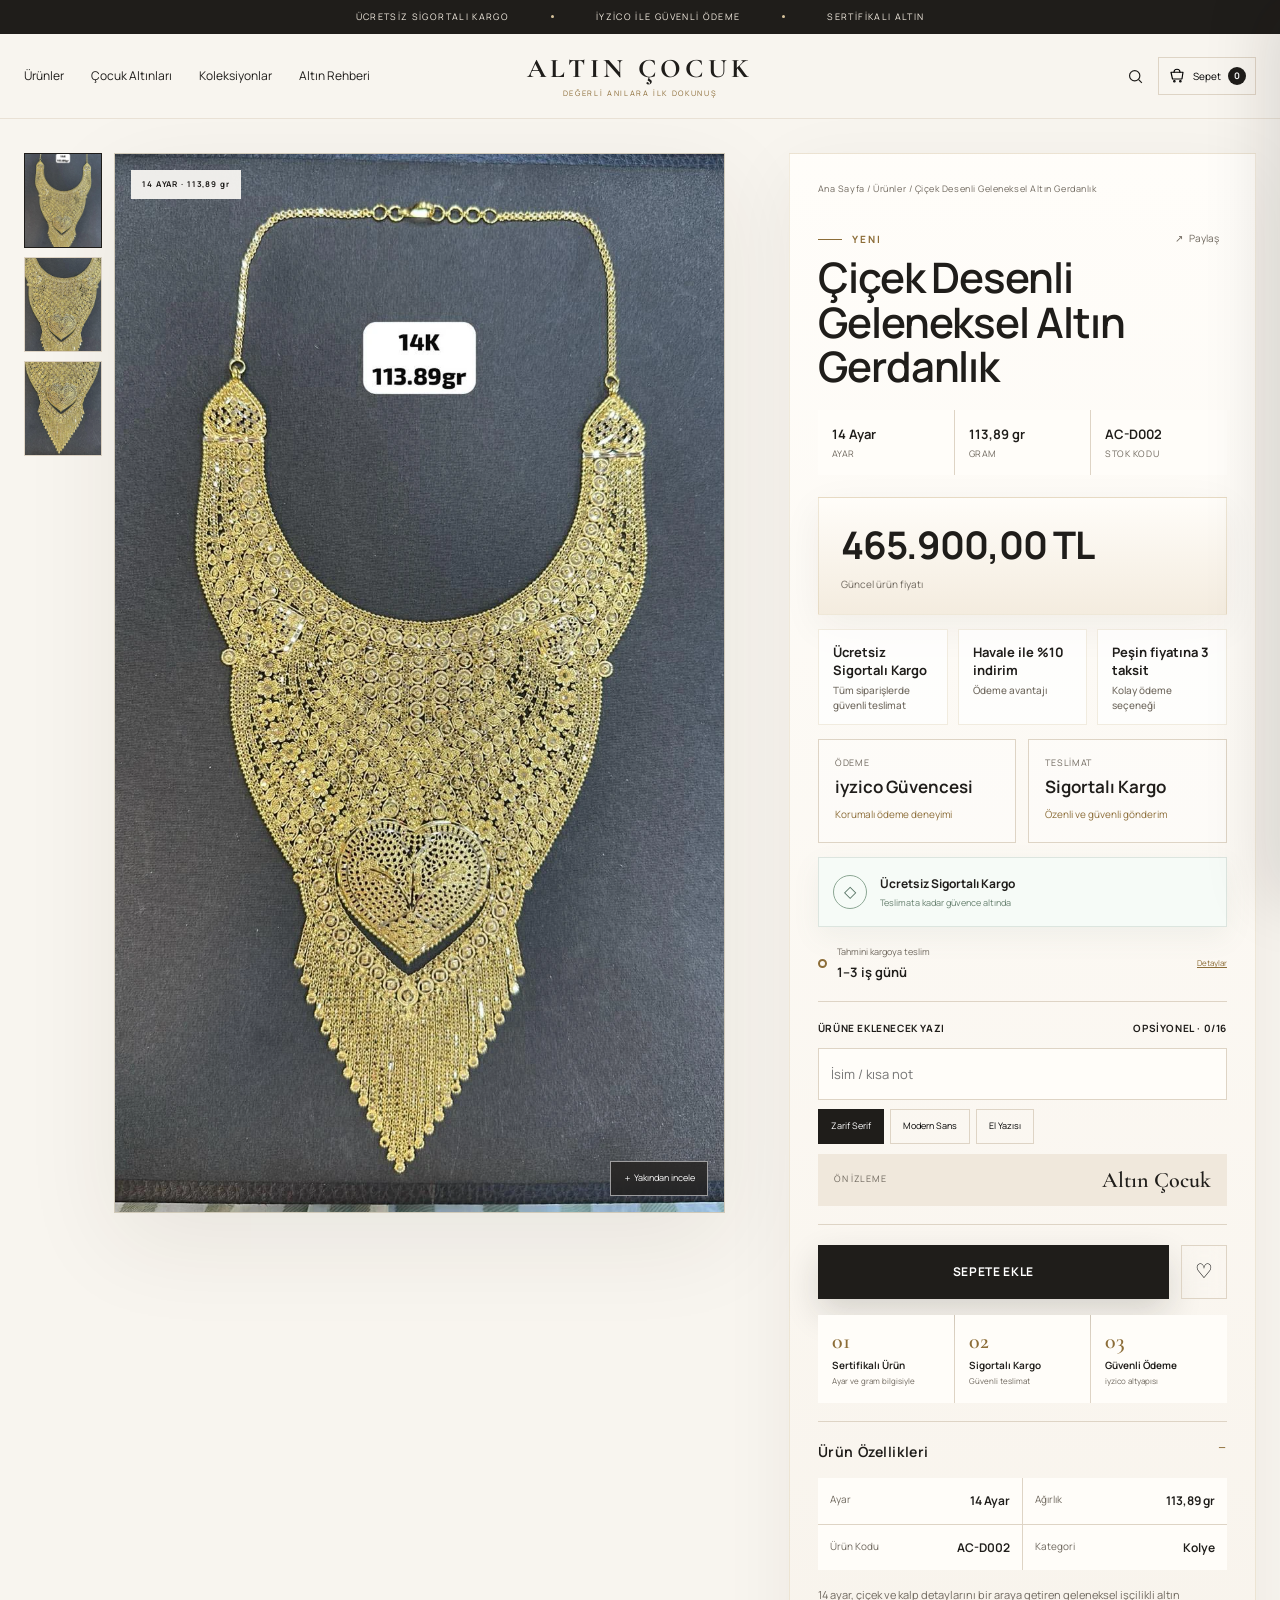
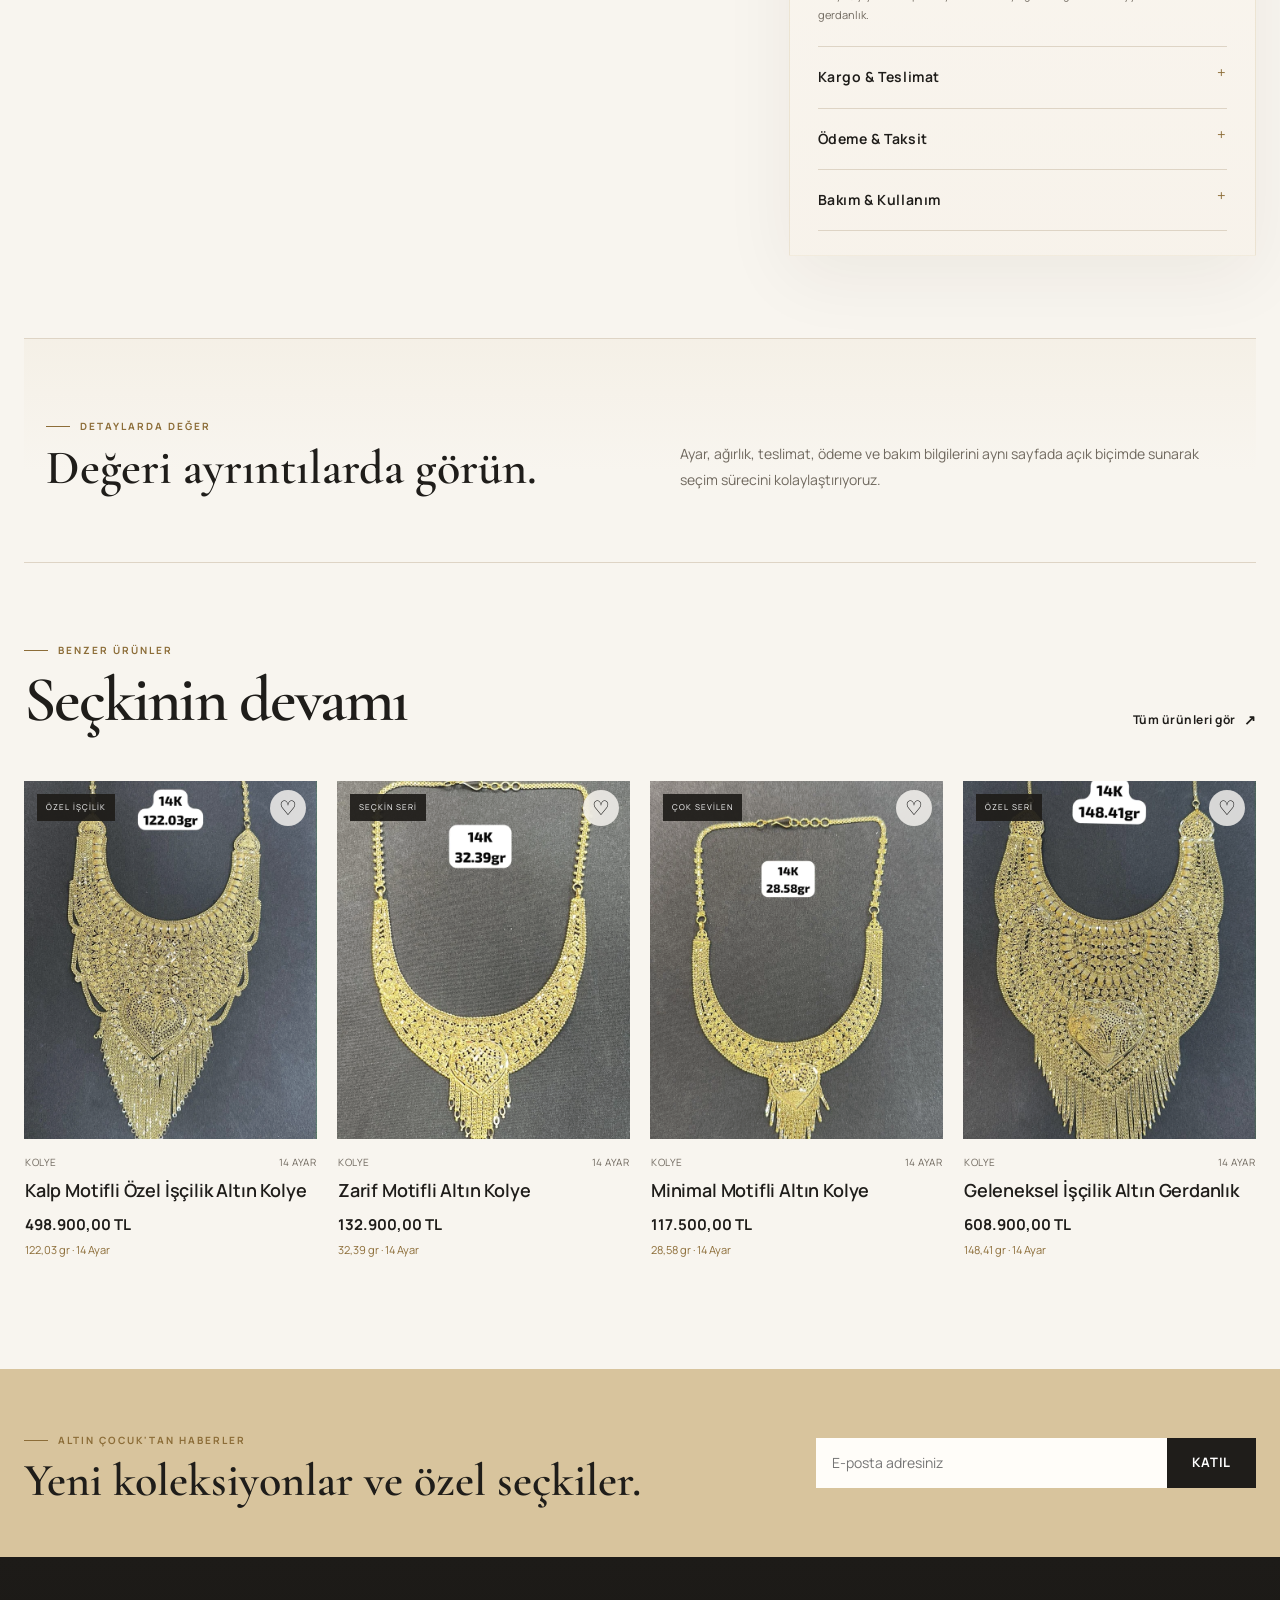
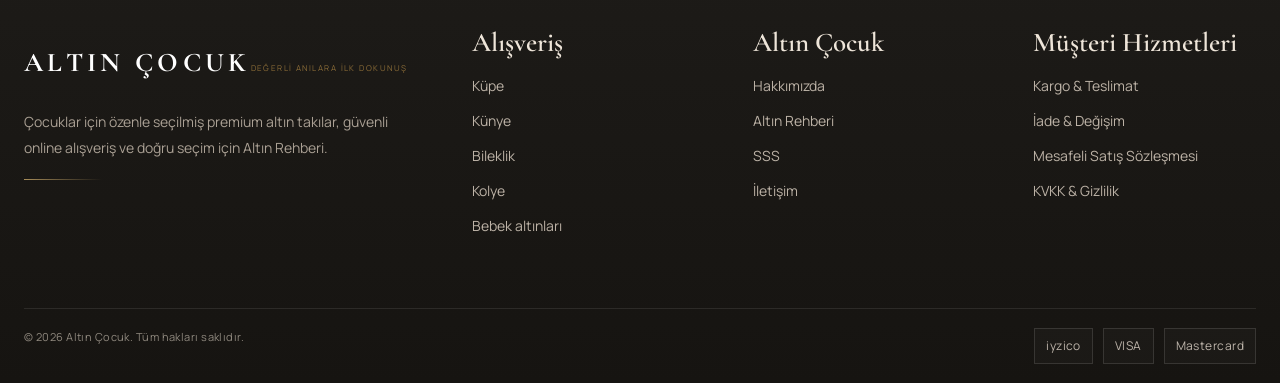
<file: product-2.html>
<!DOCTYPE html>

<html lang="tr"><head><meta charset="utf-8"/><meta content="width=device-width, initial-scale=1" name="viewport"/><title>Çiçek Desenli Geleneksel Altın Gerdanlık | Altın Çocuk</title><meta content="Çiçek Desenli Geleneksel Altın Gerdanlık, 14 ayar, 113,89 gr. Sigortalı kargo, güvenli ödeme ve ürün detayları." name="description"/><link href="https://altıncocuk.com/urun/ac-d002/" rel="canonical"/><meta content="Çiçek Desenli Geleneksel Altın Gerdanlık | Altın Çocuk" property="og:title"/><meta content="Çiçek Desenli Geleneksel Altın Gerdanlık, 14 ayar, 113,89 gr. Sigortalı kargo, güvenli ödeme ve ürün detayları." property="og:description"/><meta content="website" property="og:type"/><meta content="https://altıncocuk.com/urun/ac-d002/" property="og:url"/><meta content="#f8f5ef" name="theme-color"/><link href="https://fonts.googleapis.com" rel="preconnect"/><link crossorigin="" href="https://fonts.gstatic.com" rel="preconnect"/><link href="https://fonts.googleapis.com/css2?family=Cormorant+Garamond:wght@500;600;700&amp;family=Manrope:wght@400;500;600;700&amp;display=swap" rel="stylesheet"/><link href="styles.css" rel="stylesheet"/><script type="application/ld+json">{"@context":"https://schema.org","@type":"Product","name":"Çiçek Desenli Geleneksel Altın Gerdanlık","sku":"AC-D002","description":"14 Ayar, 113,89 gr ağırlığında Çiçek Desenli Geleneksel Altın Gerdanlık. Ürün özellikleri, güvenli ödeme ve sigortalı teslimat seçenekleriyle.","brand":{"@type":"Brand","name":"Altın Çocuk"},"offers":{"@type":"Offer","priceCurrency":"TRY","price":"465900.00","availability":"https://schema.org/InStock","url":"https://xn--altncocuk-xpb.com/urun/ac-d002/"},"url":null}</script></head><body><a class="skip-link" href="#main">İçeriğe geç</a>
<div class="announcement"><div class="container announcement__inner"><span>Ücretsiz Sigortalı Kargo</span><i></i><span>iyzico ile Güvenli Ödeme</span><i></i><span>Sertifikalı Altın</span></div></div>
<header class="site-header" id="siteHeader"><div class="container header__main">
<button aria-expanded="false" aria-label="Menüyü aç" class="icon-button mobile-menu-button" id="menuToggle" type="button"><svg viewbox="0 0 24 24"><path d="M4 8h16M4 16h16"></path></svg></button>
<nav aria-label="Ana menü" class="nav desktop-only"><a href="products.html">Ürünler</a><a href="category.html">Çocuk Altınları</a><a href="index.html#collections">Koleksiyonlar</a><a href="guide.html">Altın Rehberi</a></nav>
<a aria-label="Altın Çocuk ana sayfa" class="brand" href="index.html"><span class="brand__mark">ALTIN ÇOCUK</span><span class="brand__tag">değerli anılara ilk dokunuş</span></a>
<div class="nav header-actions"><button aria-label="Ara" class="icon-button" data-open-search="" type="button"><svg viewbox="0 0 24 24"><circle cx="11" cy="11" r="6.5"></circle><path d="m16 16 4 4"></path></svg></button><button aria-label="Sepeti aç" class="cart-pill" data-open-cart="" type="button"><svg aria-hidden="true" class="cart-pill__icon" viewBox="0 0 24 24"><path d="M4 7h16l-1.4 9H6L4 7Z"></path><path d="M8 7a4 4 0 0 1 8 0"></path><circle cx="8.5" cy="19" r="1"></circle><circle cx="16.5" cy="19" r="1"></circle></svg><span class="cart-pill__label">Sepet</span><b data-cart-count="">0</b></button></div></div>
<nav aria-label="Mobil menü" class="mobile-panel" id="mobilePanel"><div class="mobile-panel__title">Koleksiyonları Keşfet</div><a href="products.html">Tüm Ürünler <span>→</span></a><a href="category.html">Bileklik <span>→</span></a><a href="category.html">Küpe <span>→</span></a><a href="products.html">Kolye <span>→</span></a><a href="category.html">Künye <span>→</span></a><a href="index.html#collections">Koleksiyonlar <span>→</span></a><a href="guide.html">Altın Rehberi <span>→</span></a></nav></header>
<main class="product-page product-page--v3" data-href="product-2.html" data-image="assets/p2-card.webp" data-name="Çiçek Desenli Geleneksel Altın Gerdanlık" data-price="465900.00" data-price-text="465.900,00 TL" data-product-id="AC-D002" id="main"><div class="container">
<div class="product-layout product-layout--v3">
<section aria-label="Ürün görselleri" class="product-gallery product-gallery--v3">
<div class="product-gallery__rail">
<button class="gallery-thumb is-active" data-gallery-src="assets/p2-full.webp" type="button"><img alt="Çiçek Desenli Geleneksel Altın Gerdanlık tam görünüm" src="assets/p2-card.webp"/></button>
<button class="gallery-thumb" data-gallery-src="assets/p2-detail.webp" type="button"><img alt="Çiçek Desenli Geleneksel Altın Gerdanlık işçilik detayı" src="assets/p2-detail.webp"/></button>
<button class="gallery-thumb" data-gallery-src="assets/p2-close.webp" type="button"><img alt="Çiçek Desenli Geleneksel Altın Gerdanlık yakın detay" src="assets/p2-close.webp"/></button>
</div>
<div class="product-main-media"><span class="media-badge">14 AYAR · 113,89 gr</span><img alt="Çiçek Desenli Geleneksel Altın Gerdanlık" id="mainProductImage" src="assets/p2-full.webp"/><button class="zoom-hint" id="zoomProduct" type="button">＋ Yakından incele</button></div>
</section>
<aside class="product-info product-info--v3">
<nav class="breadcrumbs"><a href="index.html">Ana Sayfa</a> / <a href="products.html">Ürünler</a> / Çiçek Desenli Geleneksel Altın Gerdanlık</nav>
<div class="product-title-row"><div><span class="eyebrow">YENI</span><h1>Çiçek Desenli Geleneksel Altın Gerdanlık</h1></div><button class="share-btn" data-copy-link="" type="button">↗ <span>Paylaş</span></button></div>
<div class="product-info__meta product-info__meta--rich"><span><b>14 Ayar</b>Ayar</span><span><b>113,89 gr</b>Gram</span><span><b>AC-D002</b>Stok Kodu</span></div>
<div class="price-zone"><div class="current-price">465.900,00 TL</div><small>Güncel ürün fiyatı</small></div>
<div class="product-assurance"><div><strong>Ücretsiz Sigortalı Kargo</strong><small>Tüm siparişlerde güvenli teslimat</small></div><div><strong>Havale ile %10 indirim</strong><small>Ödeme avantajı</small></div><div><strong>Peşin fiyatına 3 taksit</strong><small>Kolay ödeme seçeneği</small></div></div>
<div class="benefit-grid"><div><span class="benefit-kicker">Ödeme</span><strong>iyzico Güvencesi</strong><small>Korumalı ödeme deneyimi</small></div><div><span class="benefit-kicker">Teslimat</span><strong>Sigortalı Kargo</strong><small>Özenli ve güvenli gönderim</small></div></div>
<div class="shipping-panel"><div class="shipping-icon">◇</div><div><strong>Ücretsiz Sigortalı Kargo</strong><span>Teslimata kadar güvence altında</span></div></div>
<div class="delivery-line"><span class="delivery-dot"></span><div><small>Tahmini kargoya teslim</small><strong>1–3 iş günü</strong></div><a href="#shipping-details">Detaylar</a></div>
<div class="personalization-card"><div class="option-block__head"><span>Ürüne Eklenecek Yazı</span><span>Opsiyonel · <b data-char-count="">0</b>/16</span></div><input id="personalText" maxlength="16" placeholder="İsim / kısa not"/><div class="font-picker"><button class="font-choice is-active" data-font="serif" type="button">Zarif Serif</button><button class="font-choice" data-font="sans" type="button">Modern Sans</button><button class="font-choice" data-font="script" type="button">El Yazısı</button></div><div class="engraving-preview"><small>Ön izleme</small><strong id="engravingPreview">Altın Çocuk</strong></div></div>
<div class="product-cta product-cta--v3"><button class="btn btn--dark quick-add add-cart-main" data-add-current="true" type="button">Sepete Ekle</button><button aria-label="Favoriye ekle" aria-pressed="false" class="fav" type="button">♡</button></div>
<div class="purchase-trust purchase-trust--v3"><div><span>01</span><strong>Sertifikalı Ürün</strong><small>Ayar ve gram bilgisiyle</small></div><div><span>02</span><strong>Sigortalı Kargo</strong><small>Güvenli teslimat</small></div><div><span>03</span><strong>Güvenli Ödeme</strong><small>iyzico altyapısı</small></div></div>
<div class="product-accordion product-accordion--v3">
<details open=""><summary>Ürün Özellikleri</summary><div class="spec-table"><div><span>Ayar</span><b>14 Ayar</b></div><div><span>Ağırlık</span><b>113,89 gr</b></div><div><span>Ürün Kodu</span><b>AC-D002</b></div><div><span>Kategori</span><b>Kolye</b></div></div><p>14 ayar, çiçek ve kalp detaylarını bir araya getiren geleneksel işçilikli altın gerdanlık.</p></details>
<details id="shipping-details"><summary>Kargo &amp; Teslimat</summary><p>Siparişler özenle paketlenir ve sigortalı kargo ile gönderilir. Hazırlık süresi ürün tipine göre değişebilir; güncel teslimat bilgisi sipariş öncesinde gösterilir.</p></details>
<details><summary>Ödeme &amp; Taksit</summary><p>Ödemeler iyzico güvenli ödeme altyapısı üzerinden gerçekleştirilir. Havale ile %10 indirim ve peşin fiyatına 3 taksit gibi avantajlar ödeme adımında görüntülenir.</p></details>
<details><summary>Bakım &amp; Kullanım</summary><p>Altın takılarınızı ayrı bir kutuda saklayın; parfüm, kozmetik ve temizlik kimyasallarıyla doğrudan temastan kaçının. Temizlik için yumuşak ve kuru bir bez kullanın.</p></details></div>
</aside></div>
<section class="product-story-band"><div><span class="eyebrow">DETAYLARDA DEĞER</span><h2>Değeri ayrıntılarda görün.</h2></div><p>Ayar, ağırlık, teslimat, ödeme ve bakım bilgilerini aynı sayfada açık biçimde sunarak seçim sürecini kolaylaştırıyoruz.</p></section>
<section class="related"><div class="section-head"><div><span class="eyebrow">BENZER ÜRÜNLER</span><h2>Seçkinin devamı</h2></div><a class="text-link" href="products.html">Tüm ürünleri gör</a></div><div class="product-grid"><article class="product-card reveal" data-category="kolye" data-filter="kolye 14-ayar özel-i̇şçilik" data-href="product-1.html" data-image="assets/p1-card.webp" data-name="Kalp Motifli Özel İşçilik Altın Kolye" data-price="498900.00" data-price-text="498.900,00 TL" data-product-id="AC-D001">
<div class="product-card__media real-product">
<a aria-label="Kalp Motifli Özel İşçilik Altın Kolye ürününü incele" class="product-card__image-link" href="product-1.html"><img alt="Kalp Motifli Özel İşçilik Altın Kolye" src="assets/p1-card.webp"/></a>
<span class="badge">Özel İşçilik</span>
<button aria-label="Favoriye ekle" aria-pressed="false" class="fav" data-favorite="" type="button">♡</button>
<button class="quick-add" data-add-product="" type="button">Hızlı Ekle</button>
</div>
<div class="product-card__body">
<div class="product-card__meta"><span>Kolye</span><span>14 Ayar</span></div>
<a class="product-card__title" href="product-1.html"><h3>Kalp Motifli Özel İşçilik Altın Kolye</h3></a>
<div class="product-card__price">498.900,00 TL</div>
<div class="product-card__note">122,03 gr · 14 Ayar</div>
</div>
</article><article class="product-card reveal" data-category="kolye" data-filter="kolye 14-ayar seçkin-seri" data-href="product-3.html" data-image="assets/p3-card.webp" data-name="Zarif Motifli Altın Kolye" data-price="132900.00" data-price-text="132.900,00 TL" data-product-id="AC-D003">
<div class="product-card__media real-product">
<a aria-label="Zarif Motifli Altın Kolye ürününü incele" class="product-card__image-link" href="product-3.html"><img alt="Zarif Motifli Altın Kolye" src="assets/p3-card.webp"/></a>
<span class="badge">Seçkin Seri</span>
<button aria-label="Favoriye ekle" aria-pressed="false" class="fav" data-favorite="" type="button">♡</button>
<button class="quick-add" data-add-product="" type="button">Hızlı Ekle</button>
</div>
<div class="product-card__body">
<div class="product-card__meta"><span>Kolye</span><span>14 Ayar</span></div>
<a class="product-card__title" href="product-3.html"><h3>Zarif Motifli Altın Kolye</h3></a>
<div class="product-card__price">132.900,00 TL</div>
<div class="product-card__note">32,39 gr · 14 Ayar</div>
</div>
</article><article class="product-card reveal" data-category="kolye" data-filter="kolye 14-ayar çok-sevilen" data-href="product-4.html" data-image="assets/p4-card.webp" data-name="Minimal Motifli Altın Kolye" data-price="117500.00" data-price-text="117.500,00 TL" data-product-id="AC-D004">
<div class="product-card__media real-product">
<a aria-label="Minimal Motifli Altın Kolye ürününü incele" class="product-card__image-link" href="product-4.html"><img alt="Minimal Motifli Altın Kolye" src="assets/p4-card.webp"/></a>
<span class="badge">Çok Sevilen</span>
<button aria-label="Favoriye ekle" aria-pressed="false" class="fav" data-favorite="" type="button">♡</button>
<button class="quick-add" data-add-product="" type="button">Hızlı Ekle</button>
</div>
<div class="product-card__body">
<div class="product-card__meta"><span>Kolye</span><span>14 Ayar</span></div>
<a class="product-card__title" href="product-4.html"><h3>Minimal Motifli Altın Kolye</h3></a>
<div class="product-card__price">117.500,00 TL</div>
<div class="product-card__note">28,58 gr · 14 Ayar</div>
</div>
</article><article class="product-card reveal" data-category="kolye" data-filter="kolye 14-ayar özel-seri" data-href="product-5.html" data-image="assets/p5-card.webp" data-name="Geleneksel İşçilik Altın Gerdanlık" data-price="608900.00" data-price-text="608.900,00 TL" data-product-id="AC-D005">
<div class="product-card__media real-product">
<a aria-label="Geleneksel İşçilik Altın Gerdanlık ürününü incele" class="product-card__image-link" href="product-5.html"><img alt="Geleneksel İşçilik Altın Gerdanlık" src="assets/p5-card.webp"/></a>
<span class="badge">Özel Seri</span>
<button aria-label="Favoriye ekle" aria-pressed="false" class="fav" data-favorite="" type="button">♡</button>
<button class="quick-add" data-add-product="" type="button">Hızlı Ekle</button>
</div>
<div class="product-card__body">
<div class="product-card__meta"><span>Kolye</span><span>14 Ayar</span></div>
<a class="product-card__title" href="product-5.html"><h3>Geleneksel İşçilik Altın Gerdanlık</h3></a>
<div class="product-card__price">608.900,00 TL</div>
<div class="product-card__note">148,41 gr · 14 Ayar</div>
</div>
</article></div></section>
</div></main>
<div class="mobile-buybar"><div><small>113,89 gr · 14 Ayar</small><strong>465.900,00 TL</strong></div><button class="btn btn--dark quick-add" data-add-current="true" type="button">Sepete Ekle</button></div>
<div class="image-lightbox" id="imageLightbox"><button class="icon-button" data-close-lightbox="" type="button">✕</button><img alt="Çiçek Desenli Geleneksel Altın Gerdanlık yakın görünüm" src="assets/p2-full.webp"/></div>
<section class="newsletter"><div class="container newsletter__inner"><div><span class="eyebrow">ALTIN ÇOCUK'TAN HABERLER</span><h2>Yeni koleksiyonlar ve özel seçkiler.</h2></div><form class="newsletter-form" data-newsletter="true"><input aria-label="E-posta adresiniz" autocomplete="email" placeholder="E-posta adresiniz" required="required" type="email"/><button class="btn btn--dark">Katıl</button></form></div></section><footer class="footer"><div class="container footer__grid"><div class="footer__brand"><a class="brand" href="index.html"><span class="brand__mark">ALTIN ÇOCUK</span><span class="brand__tag">değerli anılara ilk dokunuş</span></a><p>Çocuklar için özenle seçilmiş premium altın takılar, güvenli online alışveriş ve doğru seçim için Altın Rehberi.</p></div><div><h4>Alışveriş</h4><a href="category.html">Küpe</a><a href="category.html">Künye</a><a href="category.html">Bileklik</a><a href="products.html">Kolye</a><a href="category.html">Bebek altınları</a></div><div><h4>Altın Çocuk</h4><a href="information.html#about">Hakkımızda</a><a href="guide.html">Altın Rehberi</a><a href="index.html#faq">SSS</a><a href="information.html#contact">İletişim</a></div><div><h4>Müşteri Hizmetleri</h4><a href="information.html#shipping">Kargo &amp; Teslimat</a><a href="information.html#returns">İade &amp; Değişim</a><a href="information.html#terms">Mesafeli Satış Sözleşmesi</a><a href="information.html#privacy">KVKK &amp; Gizlilik</a></div></div><div class="container footer__bottom"><span>© 2026 Altın Çocuk. Tüm hakları saklıdır.</span><div class="payment-marks"><span>iyzico</span><span>VISA</span><span>Mastercard</span></div></div></footer><div class="overlay" id="overlay"></div><section aria-label="Arama paneli" class="search-panel" id="searchPanel"><div class="container"><div class="search-panel__top"><span class="eyebrow">Sitede Ara</span><button aria-label="Aramayı kapat" class="icon-button" data-close="" type="button">✕</button></div><form class="search-panel__form"><input aria-label="Arama" id="searchInput" placeholder="Bileklik, künye, kolye, rehber..." type="search"/></form><div class="search-results" id="searchResults"></div><div class="search-panel__hint">Popüler aramalar: altın kolye · 14 ayar · hediye seçimi · altın rehberi</div></div></section><aside aria-label="Sepet" class="drawer" id="cartDrawer"><div class="drawer__head"><strong>Sepetiniz</strong><button aria-label="Sepeti kapat" class="icon-button" data-close="" type="button">✕</button></div><div class="drawer__body"><div class="drawer__empty"><div class="ring">○</div><h3>Sepetiniz henüz boş.</h3><p>Altın Çocuk koleksiyonlarını keşfedin.</p><a class="btn btn--dark" href="products.html">Ürünleri İncele</a></div></div></aside><script src="script.js"></script></body></html>
</file>
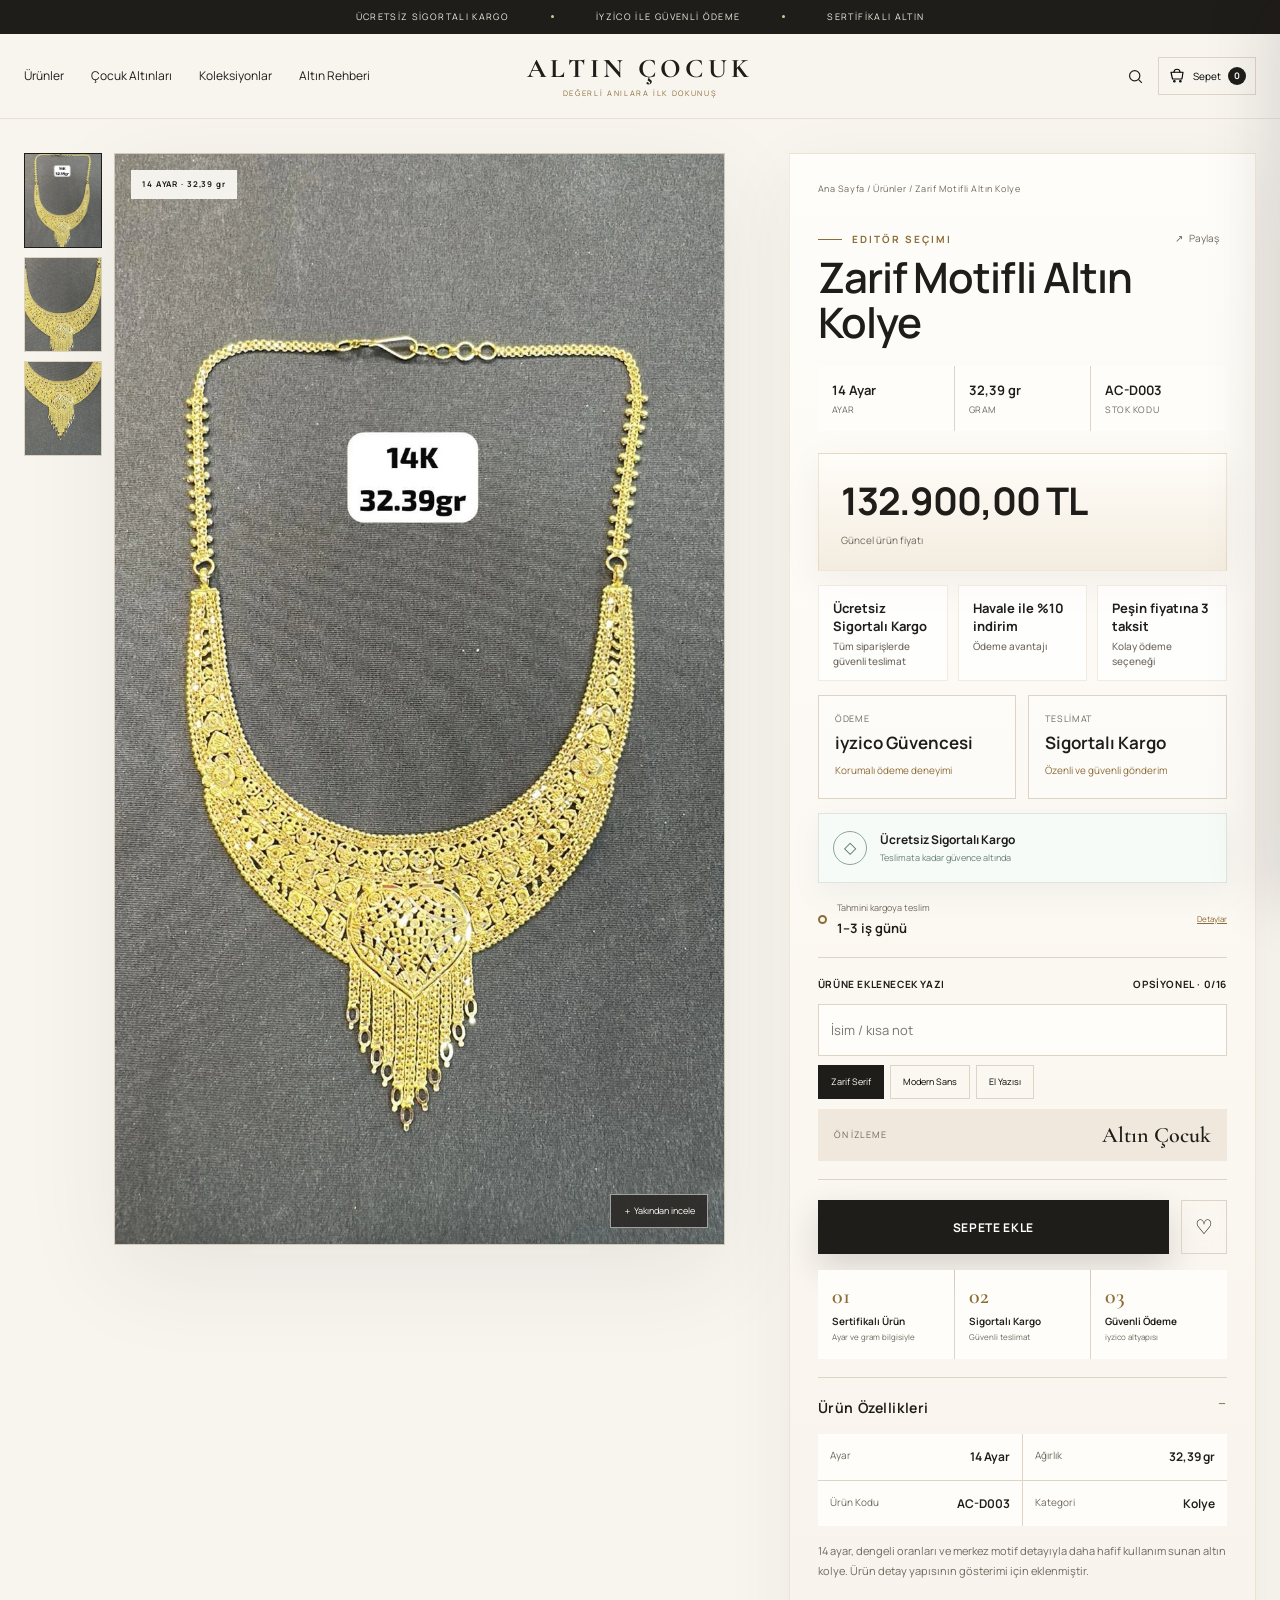
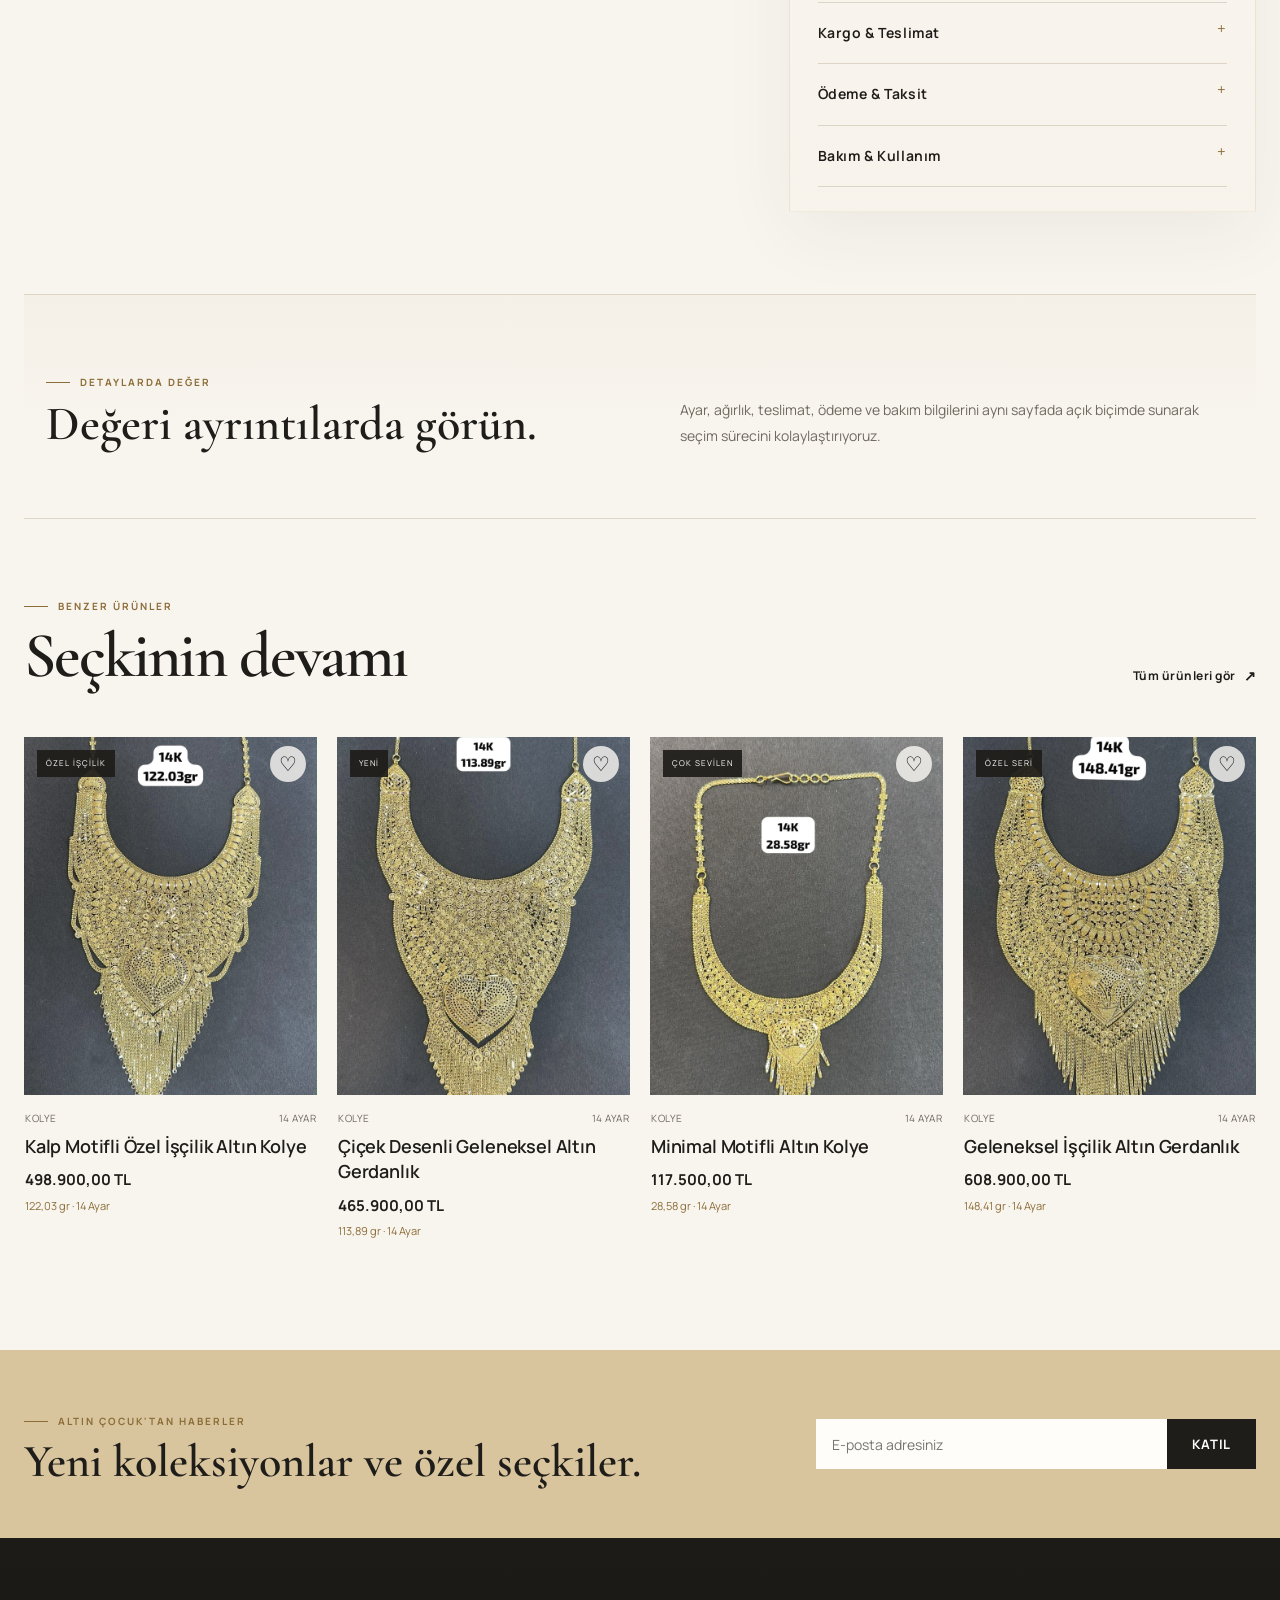
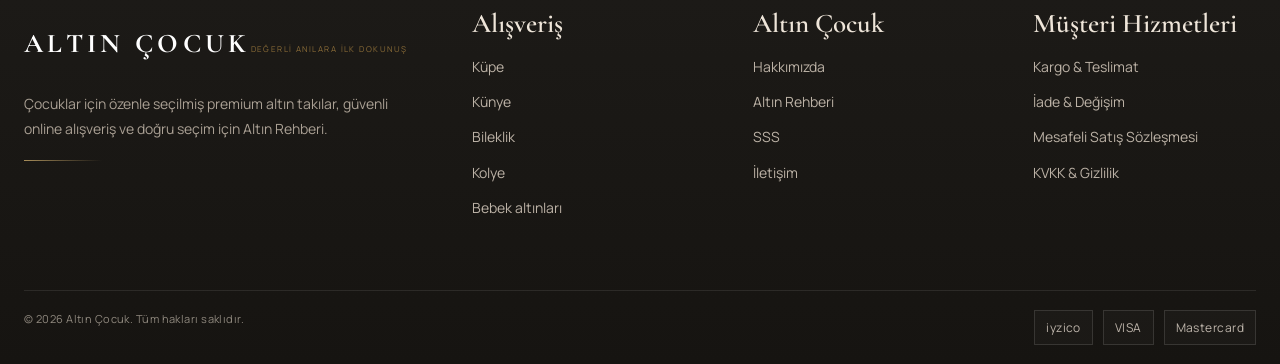
<file: product-3.html>
<!DOCTYPE html>

<html lang="tr"><head><meta charset="utf-8"/><meta content="width=device-width, initial-scale=1" name="viewport"/><title>Zarif Motifli Altın Kolye | Altın Çocuk</title><meta content="Zarif Motifli Altın Kolye, 14 ayar, 32,39 gr. Sigortalı kargo, güvenli ödeme ve ürün detayları." name="description"/><link href="https://altıncocuk.com/urun/ac-d003/" rel="canonical"/><meta content="Zarif Motifli Altın Kolye | Altın Çocuk" property="og:title"/><meta content="Zarif Motifli Altın Kolye, 14 ayar, 32,39 gr. Sigortalı kargo, güvenli ödeme ve ürün detayları." property="og:description"/><meta content="website" property="og:type"/><meta content="https://altıncocuk.com/urun/ac-d003/" property="og:url"/><meta content="#f8f5ef" name="theme-color"/><link href="https://fonts.googleapis.com" rel="preconnect"/><link crossorigin="" href="https://fonts.gstatic.com" rel="preconnect"/><link href="https://fonts.googleapis.com/css2?family=Cormorant+Garamond:wght@500;600;700&amp;family=Manrope:wght@400;500;600;700&amp;display=swap" rel="stylesheet"/><link href="styles.css" rel="stylesheet"/><script type="application/ld+json">{"@context":"https://schema.org","@type":"Product","name":"Zarif Motifli Altın Kolye","sku":"AC-D003","description":"14 Ayar, 32,39 gr ağırlığında Zarif Motifli Altın Kolye. Ürün özellikleri, güvenli ödeme ve sigortalı teslimat seçenekleriyle.","brand":{"@type":"Brand","name":"Altın Çocuk"},"offers":{"@type":"Offer","priceCurrency":"TRY","price":"132900.00","availability":"https://schema.org/InStock","url":"https://xn--altncocuk-xpb.com/urun/ac-d003/"},"url":null}</script></head><body><a class="skip-link" href="#main">İçeriğe geç</a>
<div class="announcement"><div class="container announcement__inner"><span>Ücretsiz Sigortalı Kargo</span><i></i><span>iyzico ile Güvenli Ödeme</span><i></i><span>Sertifikalı Altın</span></div></div>
<header class="site-header" id="siteHeader"><div class="container header__main">
<button aria-expanded="false" aria-label="Menüyü aç" class="icon-button mobile-menu-button" id="menuToggle" type="button"><svg viewbox="0 0 24 24"><path d="M4 8h16M4 16h16"></path></svg></button>
<nav aria-label="Ana menü" class="nav desktop-only"><a href="products.html">Ürünler</a><a href="category.html">Çocuk Altınları</a><a href="index.html#collections">Koleksiyonlar</a><a href="guide.html">Altın Rehberi</a></nav>
<a aria-label="Altın Çocuk ana sayfa" class="brand" href="index.html"><span class="brand__mark">ALTIN ÇOCUK</span><span class="brand__tag">değerli anılara ilk dokunuş</span></a>
<div class="nav header-actions"><button aria-label="Ara" class="icon-button" data-open-search="" type="button"><svg viewbox="0 0 24 24"><circle cx="11" cy="11" r="6.5"></circle><path d="m16 16 4 4"></path></svg></button><button aria-label="Sepeti aç" class="cart-pill" data-open-cart="" type="button"><svg aria-hidden="true" class="cart-pill__icon" viewBox="0 0 24 24"><path d="M4 7h16l-1.4 9H6L4 7Z"></path><path d="M8 7a4 4 0 0 1 8 0"></path><circle cx="8.5" cy="19" r="1"></circle><circle cx="16.5" cy="19" r="1"></circle></svg><span class="cart-pill__label">Sepet</span><b data-cart-count="">0</b></button></div></div>
<nav aria-label="Mobil menü" class="mobile-panel" id="mobilePanel"><div class="mobile-panel__title">Koleksiyonları Keşfet</div><a href="products.html">Tüm Ürünler <span>→</span></a><a href="category.html">Bileklik <span>→</span></a><a href="category.html">Küpe <span>→</span></a><a href="products.html">Kolye <span>→</span></a><a href="category.html">Künye <span>→</span></a><a href="index.html#collections">Koleksiyonlar <span>→</span></a><a href="guide.html">Altın Rehberi <span>→</span></a></nav></header>
<main class="product-page product-page--v3" data-href="product-3.html" data-image="assets/p3-card.webp" data-name="Zarif Motifli Altın Kolye" data-price="132900.00" data-price-text="132.900,00 TL" data-product-id="AC-D003" id="main"><div class="container">
<div class="product-layout product-layout--v3">
<section aria-label="Ürün görselleri" class="product-gallery product-gallery--v3">
<div class="product-gallery__rail">
<button class="gallery-thumb is-active" data-gallery-src="assets/p3-full.webp" type="button"><img alt="Zarif Motifli Altın Kolye tam görünüm" src="assets/p3-card.webp"/></button>
<button class="gallery-thumb" data-gallery-src="assets/p3-detail.webp" type="button"><img alt="Zarif Motifli Altın Kolye işçilik detayı" src="assets/p3-detail.webp"/></button>
<button class="gallery-thumb" data-gallery-src="assets/p3-close.webp" type="button"><img alt="Zarif Motifli Altın Kolye yakın detay" src="assets/p3-close.webp"/></button>
</div>
<div class="product-main-media"><span class="media-badge">14 AYAR · 32,39 gr</span><img alt="Zarif Motifli Altın Kolye" id="mainProductImage" src="assets/p3-full.webp"/><button class="zoom-hint" id="zoomProduct" type="button">＋ Yakından incele</button></div>
</section>
<aside class="product-info product-info--v3">
<nav class="breadcrumbs"><a href="index.html">Ana Sayfa</a> / <a href="products.html">Ürünler</a> / Zarif Motifli Altın Kolye</nav>
<div class="product-title-row"><div><span class="eyebrow">EDITÖR SEÇIMI</span><h1>Zarif Motifli Altın Kolye</h1></div><button class="share-btn" data-copy-link="" type="button">↗ <span>Paylaş</span></button></div>
<div class="product-info__meta product-info__meta--rich"><span><b>14 Ayar</b>Ayar</span><span><b>32,39 gr</b>Gram</span><span><b>AC-D003</b>Stok Kodu</span></div>
<div class="price-zone"><div class="current-price">132.900,00 TL</div><small>Güncel ürün fiyatı</small></div>
<div class="product-assurance"><div><strong>Ücretsiz Sigortalı Kargo</strong><small>Tüm siparişlerde güvenli teslimat</small></div><div><strong>Havale ile %10 indirim</strong><small>Ödeme avantajı</small></div><div><strong>Peşin fiyatına 3 taksit</strong><small>Kolay ödeme seçeneği</small></div></div>
<div class="benefit-grid"><div><span class="benefit-kicker">Ödeme</span><strong>iyzico Güvencesi</strong><small>Korumalı ödeme deneyimi</small></div><div><span class="benefit-kicker">Teslimat</span><strong>Sigortalı Kargo</strong><small>Özenli ve güvenli gönderim</small></div></div>
<div class="shipping-panel"><div class="shipping-icon">◇</div><div><strong>Ücretsiz Sigortalı Kargo</strong><span>Teslimata kadar güvence altında</span></div></div>
<div class="delivery-line"><span class="delivery-dot"></span><div><small>Tahmini kargoya teslim</small><strong>1–3 iş günü</strong></div><a href="#shipping-details">Detaylar</a></div>
<div class="personalization-card"><div class="option-block__head"><span>Ürüne Eklenecek Yazı</span><span>Opsiyonel · <b data-char-count="">0</b>/16</span></div><input id="personalText" maxlength="16" placeholder="İsim / kısa not"/><div class="font-picker"><button class="font-choice is-active" data-font="serif" type="button">Zarif Serif</button><button class="font-choice" data-font="sans" type="button">Modern Sans</button><button class="font-choice" data-font="script" type="button">El Yazısı</button></div><div class="engraving-preview"><small>Ön izleme</small><strong id="engravingPreview">Altın Çocuk</strong></div></div>
<div class="product-cta product-cta--v3"><button class="btn btn--dark quick-add add-cart-main" data-add-current="true" type="button">Sepete Ekle</button><button aria-label="Favoriye ekle" aria-pressed="false" class="fav" type="button">♡</button></div>
<div class="purchase-trust purchase-trust--v3"><div><span>01</span><strong>Sertifikalı Ürün</strong><small>Ayar ve gram bilgisiyle</small></div><div><span>02</span><strong>Sigortalı Kargo</strong><small>Güvenli teslimat</small></div><div><span>03</span><strong>Güvenli Ödeme</strong><small>iyzico altyapısı</small></div></div>
<div class="product-accordion product-accordion--v3">
<details open=""><summary>Ürün Özellikleri</summary><div class="spec-table"><div><span>Ayar</span><b>14 Ayar</b></div><div><span>Ağırlık</span><b>32,39 gr</b></div><div><span>Ürün Kodu</span><b>AC-D003</b></div><div><span>Kategori</span><b>Kolye</b></div></div><p>14 ayar, dengeli oranları ve merkez motif detayıyla daha hafif kullanım sunan altın kolye. Ürün detay yapısının gösterimi için eklenmiştir.</p></details>
<details id="shipping-details"><summary>Kargo &amp; Teslimat</summary><p>Siparişler özenle paketlenir ve sigortalı kargo ile gönderilir. Hazırlık süresi ürün tipine göre değişebilir; güncel teslimat bilgisi sipariş öncesinde gösterilir.</p></details>
<details><summary>Ödeme &amp; Taksit</summary><p>Ödemeler iyzico güvenli ödeme altyapısı üzerinden gerçekleştirilir. Havale ile %10 indirim ve peşin fiyatına 3 taksit gibi avantajlar ödeme adımında görüntülenir.</p></details>
<details><summary>Bakım &amp; Kullanım</summary><p>Altın takılarınızı ayrı bir kutuda saklayın; parfüm, kozmetik ve temizlik kimyasallarıyla doğrudan temastan kaçının. Temizlik için yumuşak ve kuru bir bez kullanın.</p></details></div>
</aside></div>
<section class="product-story-band"><div><span class="eyebrow">DETAYLARDA DEĞER</span><h2>Değeri ayrıntılarda görün.</h2></div><p>Ayar, ağırlık, teslimat, ödeme ve bakım bilgilerini aynı sayfada açık biçimde sunarak seçim sürecini kolaylaştırıyoruz.</p></section>
<section class="related"><div class="section-head"><div><span class="eyebrow">BENZER ÜRÜNLER</span><h2>Seçkinin devamı</h2></div><a class="text-link" href="products.html">Tüm ürünleri gör</a></div><div class="product-grid"><article class="product-card reveal" data-category="kolye" data-filter="kolye 14-ayar özel-i̇şçilik" data-href="product-1.html" data-image="assets/p1-card.webp" data-name="Kalp Motifli Özel İşçilik Altın Kolye" data-price="498900.00" data-price-text="498.900,00 TL" data-product-id="AC-D001">
<div class="product-card__media real-product">
<a aria-label="Kalp Motifli Özel İşçilik Altın Kolye ürününü incele" class="product-card__image-link" href="product-1.html"><img alt="Kalp Motifli Özel İşçilik Altın Kolye" src="assets/p1-card.webp"/></a>
<span class="badge">Özel İşçilik</span>
<button aria-label="Favoriye ekle" aria-pressed="false" class="fav" data-favorite="" type="button">♡</button>
<button class="quick-add" data-add-product="" type="button">Hızlı Ekle</button>
</div>
<div class="product-card__body">
<div class="product-card__meta"><span>Kolye</span><span>14 Ayar</span></div>
<a class="product-card__title" href="product-1.html"><h3>Kalp Motifli Özel İşçilik Altın Kolye</h3></a>
<div class="product-card__price">498.900,00 TL</div>
<div class="product-card__note">122,03 gr · 14 Ayar</div>
</div>
</article><article class="product-card reveal" data-category="kolye" data-filter="kolye 14-ayar yeni" data-href="product-2.html" data-image="assets/p2-card.webp" data-name="Çiçek Desenli Geleneksel Altın Gerdanlık" data-price="465900.00" data-price-text="465.900,00 TL" data-product-id="AC-D002">
<div class="product-card__media real-product">
<a aria-label="Çiçek Desenli Geleneksel Altın Gerdanlık ürününü incele" class="product-card__image-link" href="product-2.html"><img alt="Çiçek Desenli Geleneksel Altın Gerdanlık" src="assets/p2-card.webp"/></a>
<span class="badge">Yeni</span>
<button aria-label="Favoriye ekle" aria-pressed="false" class="fav" data-favorite="" type="button">♡</button>
<button class="quick-add" data-add-product="" type="button">Hızlı Ekle</button>
</div>
<div class="product-card__body">
<div class="product-card__meta"><span>Kolye</span><span>14 Ayar</span></div>
<a class="product-card__title" href="product-2.html"><h3>Çiçek Desenli Geleneksel Altın Gerdanlık</h3></a>
<div class="product-card__price">465.900,00 TL</div>
<div class="product-card__note">113,89 gr · 14 Ayar</div>
</div>
</article><article class="product-card reveal" data-category="kolye" data-filter="kolye 14-ayar çok-sevilen" data-href="product-4.html" data-image="assets/p4-card.webp" data-name="Minimal Motifli Altın Kolye" data-price="117500.00" data-price-text="117.500,00 TL" data-product-id="AC-D004">
<div class="product-card__media real-product">
<a aria-label="Minimal Motifli Altın Kolye ürününü incele" class="product-card__image-link" href="product-4.html"><img alt="Minimal Motifli Altın Kolye" src="assets/p4-card.webp"/></a>
<span class="badge">Çok Sevilen</span>
<button aria-label="Favoriye ekle" aria-pressed="false" class="fav" data-favorite="" type="button">♡</button>
<button class="quick-add" data-add-product="" type="button">Hızlı Ekle</button>
</div>
<div class="product-card__body">
<div class="product-card__meta"><span>Kolye</span><span>14 Ayar</span></div>
<a class="product-card__title" href="product-4.html"><h3>Minimal Motifli Altın Kolye</h3></a>
<div class="product-card__price">117.500,00 TL</div>
<div class="product-card__note">28,58 gr · 14 Ayar</div>
</div>
</article><article class="product-card reveal" data-category="kolye" data-filter="kolye 14-ayar özel-seri" data-href="product-5.html" data-image="assets/p5-card.webp" data-name="Geleneksel İşçilik Altın Gerdanlık" data-price="608900.00" data-price-text="608.900,00 TL" data-product-id="AC-D005">
<div class="product-card__media real-product">
<a aria-label="Geleneksel İşçilik Altın Gerdanlık ürününü incele" class="product-card__image-link" href="product-5.html"><img alt="Geleneksel İşçilik Altın Gerdanlık" src="assets/p5-card.webp"/></a>
<span class="badge">Özel Seri</span>
<button aria-label="Favoriye ekle" aria-pressed="false" class="fav" data-favorite="" type="button">♡</button>
<button class="quick-add" data-add-product="" type="button">Hızlı Ekle</button>
</div>
<div class="product-card__body">
<div class="product-card__meta"><span>Kolye</span><span>14 Ayar</span></div>
<a class="product-card__title" href="product-5.html"><h3>Geleneksel İşçilik Altın Gerdanlık</h3></a>
<div class="product-card__price">608.900,00 TL</div>
<div class="product-card__note">148,41 gr · 14 Ayar</div>
</div>
</article></div></section>
</div></main>
<div class="mobile-buybar"><div><small>32,39 gr · 14 Ayar</small><strong>132.900,00 TL</strong></div><button class="btn btn--dark quick-add" data-add-current="true" type="button">Sepete Ekle</button></div>
<div class="image-lightbox" id="imageLightbox"><button class="icon-button" data-close-lightbox="" type="button">✕</button><img alt="Zarif Motifli Altın Kolye yakın görünüm" src="assets/p3-full.webp"/></div>
<section class="newsletter"><div class="container newsletter__inner"><div><span class="eyebrow">ALTIN ÇOCUK'TAN HABERLER</span><h2>Yeni koleksiyonlar ve özel seçkiler.</h2></div><form class="newsletter-form" data-newsletter="true"><input aria-label="E-posta adresiniz" autocomplete="email" placeholder="E-posta adresiniz" required="required" type="email"/><button class="btn btn--dark">Katıl</button></form></div></section><footer class="footer"><div class="container footer__grid"><div class="footer__brand"><a class="brand" href="index.html"><span class="brand__mark">ALTIN ÇOCUK</span><span class="brand__tag">değerli anılara ilk dokunuş</span></a><p>Çocuklar için özenle seçilmiş premium altın takılar, güvenli online alışveriş ve doğru seçim için Altın Rehberi.</p></div><div><h4>Alışveriş</h4><a href="category.html">Küpe</a><a href="category.html">Künye</a><a href="category.html">Bileklik</a><a href="products.html">Kolye</a><a href="category.html">Bebek altınları</a></div><div><h4>Altın Çocuk</h4><a href="information.html#about">Hakkımızda</a><a href="guide.html">Altın Rehberi</a><a href="index.html#faq">SSS</a><a href="information.html#contact">İletişim</a></div><div><h4>Müşteri Hizmetleri</h4><a href="information.html#shipping">Kargo &amp; Teslimat</a><a href="information.html#returns">İade &amp; Değişim</a><a href="information.html#terms">Mesafeli Satış Sözleşmesi</a><a href="information.html#privacy">KVKK &amp; Gizlilik</a></div></div><div class="container footer__bottom"><span>© 2026 Altın Çocuk. Tüm hakları saklıdır.</span><div class="payment-marks"><span>iyzico</span><span>VISA</span><span>Mastercard</span></div></div></footer><div class="overlay" id="overlay"></div><section aria-label="Arama paneli" class="search-panel" id="searchPanel"><div class="container"><div class="search-panel__top"><span class="eyebrow">Sitede Ara</span><button aria-label="Aramayı kapat" class="icon-button" data-close="" type="button">✕</button></div><form class="search-panel__form"><input aria-label="Arama" id="searchInput" placeholder="Bileklik, künye, kolye, rehber..." type="search"/></form><div class="search-results" id="searchResults"></div><div class="search-panel__hint">Popüler aramalar: altın kolye · 14 ayar · hediye seçimi · altın rehberi</div></div></section><aside aria-label="Sepet" class="drawer" id="cartDrawer"><div class="drawer__head"><strong>Sepetiniz</strong><button aria-label="Sepeti kapat" class="icon-button" data-close="" type="button">✕</button></div><div class="drawer__body"><div class="drawer__empty"><div class="ring">○</div><h3>Sepetiniz henüz boş.</h3><p>Altın Çocuk koleksiyonlarını keşfedin.</p><a class="btn btn--dark" href="products.html">Ürünleri İncele</a></div></div></aside><script src="script.js"></script></body></html>
</file>
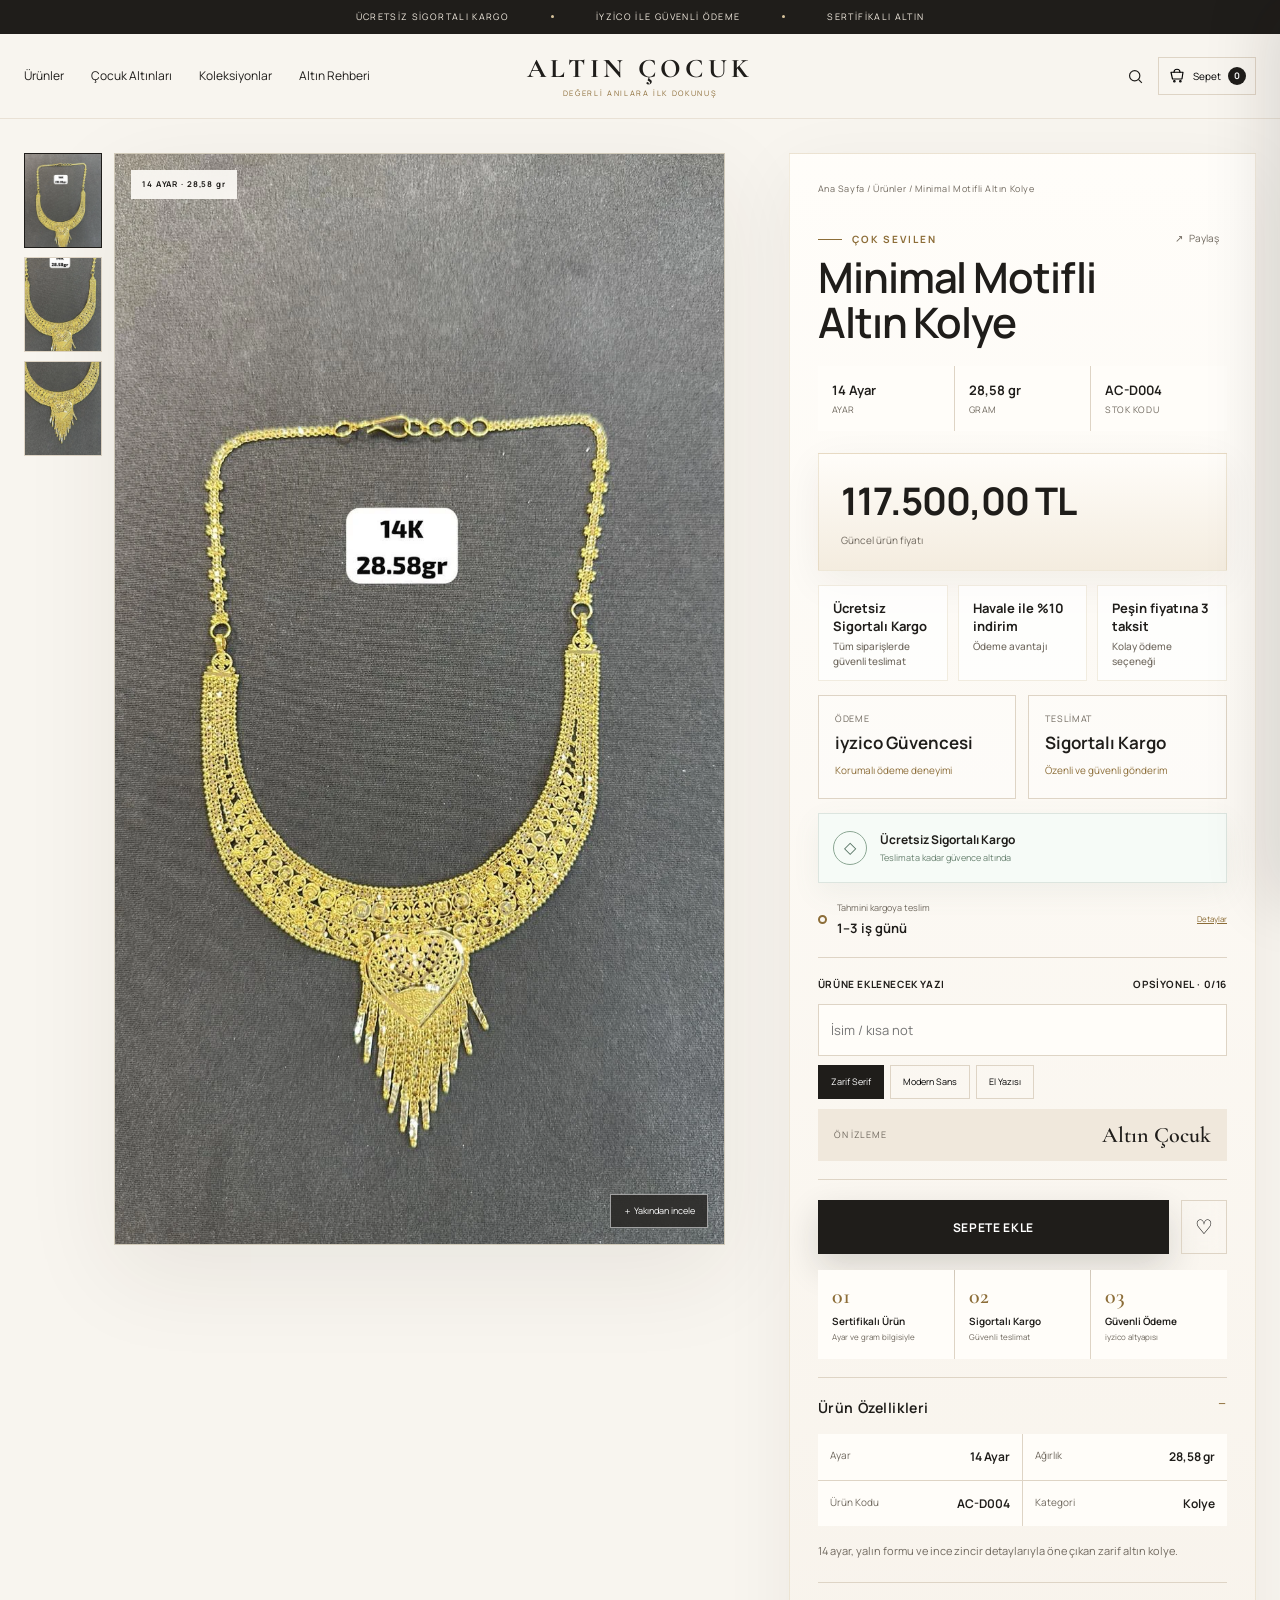
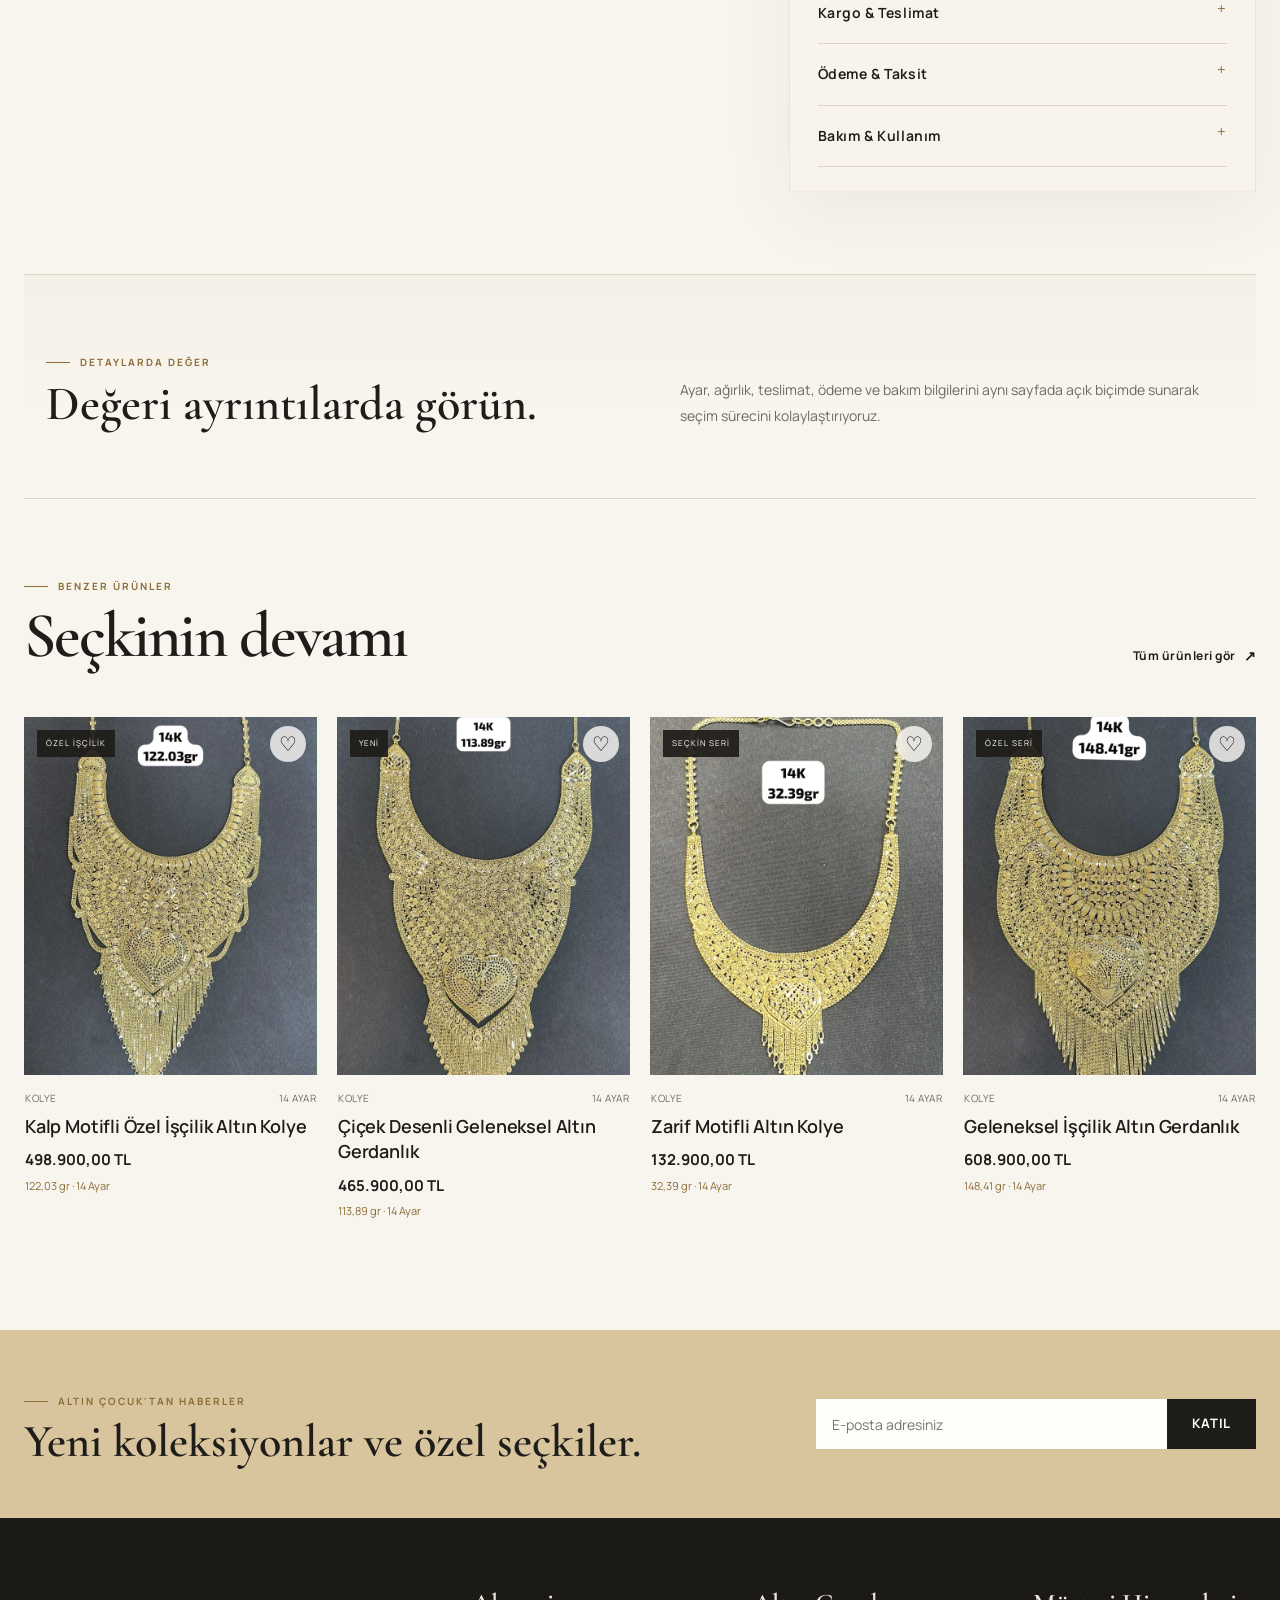
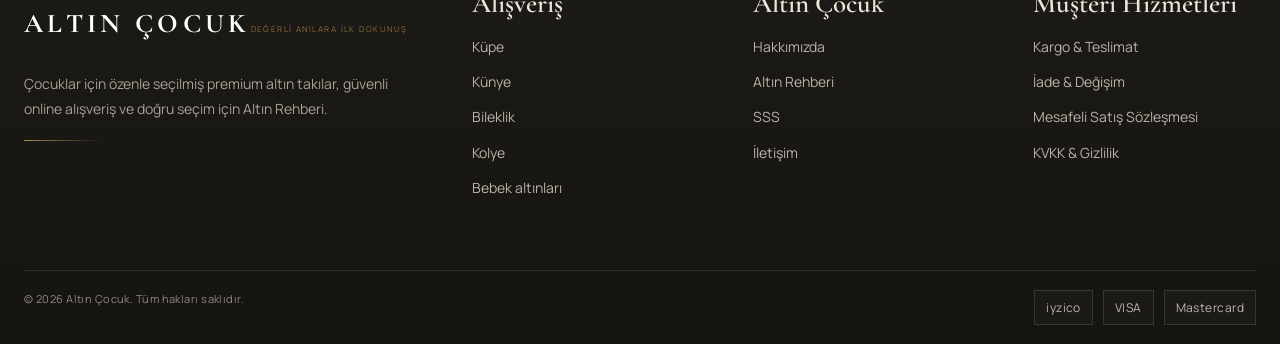
<file: product-4.html>
<!DOCTYPE html>

<html lang="tr"><head><meta charset="utf-8"/><meta content="width=device-width, initial-scale=1" name="viewport"/><title>Minimal Motifli Altın Kolye | Altın Çocuk</title><meta content="Minimal Motifli Altın Kolye, 14 ayar, 28,58 gr. Sigortalı kargo, güvenli ödeme ve ürün detayları." name="description"/><link href="https://altıncocuk.com/urun/ac-d004/" rel="canonical"/><meta content="Minimal Motifli Altın Kolye | Altın Çocuk" property="og:title"/><meta content="Minimal Motifli Altın Kolye, 14 ayar, 28,58 gr. Sigortalı kargo, güvenli ödeme ve ürün detayları." property="og:description"/><meta content="website" property="og:type"/><meta content="https://altıncocuk.com/urun/ac-d004/" property="og:url"/><meta content="#f8f5ef" name="theme-color"/><link href="https://fonts.googleapis.com" rel="preconnect"/><link crossorigin="" href="https://fonts.gstatic.com" rel="preconnect"/><link href="https://fonts.googleapis.com/css2?family=Cormorant+Garamond:wght@500;600;700&amp;family=Manrope:wght@400;500;600;700&amp;display=swap" rel="stylesheet"/><link href="styles.css" rel="stylesheet"/><script type="application/ld+json">{"@context":"https://schema.org","@type":"Product","name":"Minimal Motifli Altın Kolye","sku":"AC-D004","description":"14 Ayar, 28,58 gr ağırlığında Minimal Motifli Altın Kolye. Ürün özellikleri, güvenli ödeme ve sigortalı teslimat seçenekleriyle.","brand":{"@type":"Brand","name":"Altın Çocuk"},"offers":{"@type":"Offer","priceCurrency":"TRY","price":"117500.00","availability":"https://schema.org/InStock","url":"https://xn--altncocuk-xpb.com/urun/ac-d004/"},"url":null}</script></head><body><a class="skip-link" href="#main">İçeriğe geç</a>
<div class="announcement"><div class="container announcement__inner"><span>Ücretsiz Sigortalı Kargo</span><i></i><span>iyzico ile Güvenli Ödeme</span><i></i><span>Sertifikalı Altın</span></div></div>
<header class="site-header" id="siteHeader"><div class="container header__main">
<button aria-expanded="false" aria-label="Menüyü aç" class="icon-button mobile-menu-button" id="menuToggle" type="button"><svg viewbox="0 0 24 24"><path d="M4 8h16M4 16h16"></path></svg></button>
<nav aria-label="Ana menü" class="nav desktop-only"><a href="products.html">Ürünler</a><a href="category.html">Çocuk Altınları</a><a href="index.html#collections">Koleksiyonlar</a><a href="guide.html">Altın Rehberi</a></nav>
<a aria-label="Altın Çocuk ana sayfa" class="brand" href="index.html"><span class="brand__mark">ALTIN ÇOCUK</span><span class="brand__tag">değerli anılara ilk dokunuş</span></a>
<div class="nav header-actions"><button aria-label="Ara" class="icon-button" data-open-search="" type="button"><svg viewbox="0 0 24 24"><circle cx="11" cy="11" r="6.5"></circle><path d="m16 16 4 4"></path></svg></button><button aria-label="Sepeti aç" class="cart-pill" data-open-cart="" type="button"><svg aria-hidden="true" class="cart-pill__icon" viewBox="0 0 24 24"><path d="M4 7h16l-1.4 9H6L4 7Z"></path><path d="M8 7a4 4 0 0 1 8 0"></path><circle cx="8.5" cy="19" r="1"></circle><circle cx="16.5" cy="19" r="1"></circle></svg><span class="cart-pill__label">Sepet</span><b data-cart-count="">0</b></button></div></div>
<nav aria-label="Mobil menü" class="mobile-panel" id="mobilePanel"><div class="mobile-panel__title">Koleksiyonları Keşfet</div><a href="products.html">Tüm Ürünler <span>→</span></a><a href="category.html">Bileklik <span>→</span></a><a href="category.html">Küpe <span>→</span></a><a href="products.html">Kolye <span>→</span></a><a href="category.html">Künye <span>→</span></a><a href="index.html#collections">Koleksiyonlar <span>→</span></a><a href="guide.html">Altın Rehberi <span>→</span></a></nav></header>
<main class="product-page product-page--v3" data-href="product-4.html" data-image="assets/p4-card.webp" data-name="Minimal Motifli Altın Kolye" data-price="117500.00" data-price-text="117.500,00 TL" data-product-id="AC-D004" id="main"><div class="container">
<div class="product-layout product-layout--v3">
<section aria-label="Ürün görselleri" class="product-gallery product-gallery--v3">
<div class="product-gallery__rail">
<button class="gallery-thumb is-active" data-gallery-src="assets/p4-full.webp" type="button"><img alt="Minimal Motifli Altın Kolye tam görünüm" src="assets/p4-card.webp"/></button>
<button class="gallery-thumb" data-gallery-src="assets/p4-detail.webp" type="button"><img alt="Minimal Motifli Altın Kolye işçilik detayı" src="assets/p4-detail.webp"/></button>
<button class="gallery-thumb" data-gallery-src="assets/p4-close.webp" type="button"><img alt="Minimal Motifli Altın Kolye yakın detay" src="assets/p4-close.webp"/></button>
</div>
<div class="product-main-media"><span class="media-badge">14 AYAR · 28,58 gr</span><img alt="Minimal Motifli Altın Kolye" id="mainProductImage" src="assets/p4-full.webp"/><button class="zoom-hint" id="zoomProduct" type="button">＋ Yakından incele</button></div>
</section>
<aside class="product-info product-info--v3">
<nav class="breadcrumbs"><a href="index.html">Ana Sayfa</a> / <a href="products.html">Ürünler</a> / Minimal Motifli Altın Kolye</nav>
<div class="product-title-row"><div><span class="eyebrow">ÇOK SEVILEN</span><h1>Minimal Motifli Altın Kolye</h1></div><button class="share-btn" data-copy-link="" type="button">↗ <span>Paylaş</span></button></div>
<div class="product-info__meta product-info__meta--rich"><span><b>14 Ayar</b>Ayar</span><span><b>28,58 gr</b>Gram</span><span><b>AC-D004</b>Stok Kodu</span></div>
<div class="price-zone"><div class="current-price">117.500,00 TL</div><small>Güncel ürün fiyatı</small></div>
<div class="product-assurance"><div><strong>Ücretsiz Sigortalı Kargo</strong><small>Tüm siparişlerde güvenli teslimat</small></div><div><strong>Havale ile %10 indirim</strong><small>Ödeme avantajı</small></div><div><strong>Peşin fiyatına 3 taksit</strong><small>Kolay ödeme seçeneği</small></div></div>
<div class="benefit-grid"><div><span class="benefit-kicker">Ödeme</span><strong>iyzico Güvencesi</strong><small>Korumalı ödeme deneyimi</small></div><div><span class="benefit-kicker">Teslimat</span><strong>Sigortalı Kargo</strong><small>Özenli ve güvenli gönderim</small></div></div>
<div class="shipping-panel"><div class="shipping-icon">◇</div><div><strong>Ücretsiz Sigortalı Kargo</strong><span>Teslimata kadar güvence altında</span></div></div>
<div class="delivery-line"><span class="delivery-dot"></span><div><small>Tahmini kargoya teslim</small><strong>1–3 iş günü</strong></div><a href="#shipping-details">Detaylar</a></div>
<div class="personalization-card"><div class="option-block__head"><span>Ürüne Eklenecek Yazı</span><span>Opsiyonel · <b data-char-count="">0</b>/16</span></div><input id="personalText" maxlength="16" placeholder="İsim / kısa not"/><div class="font-picker"><button class="font-choice is-active" data-font="serif" type="button">Zarif Serif</button><button class="font-choice" data-font="sans" type="button">Modern Sans</button><button class="font-choice" data-font="script" type="button">El Yazısı</button></div><div class="engraving-preview"><small>Ön izleme</small><strong id="engravingPreview">Altın Çocuk</strong></div></div>
<div class="product-cta product-cta--v3"><button class="btn btn--dark quick-add add-cart-main" data-add-current="true" type="button">Sepete Ekle</button><button aria-label="Favoriye ekle" aria-pressed="false" class="fav" type="button">♡</button></div>
<div class="purchase-trust purchase-trust--v3"><div><span>01</span><strong>Sertifikalı Ürün</strong><small>Ayar ve gram bilgisiyle</small></div><div><span>02</span><strong>Sigortalı Kargo</strong><small>Güvenli teslimat</small></div><div><span>03</span><strong>Güvenli Ödeme</strong><small>iyzico altyapısı</small></div></div>
<div class="product-accordion product-accordion--v3">
<details open=""><summary>Ürün Özellikleri</summary><div class="spec-table"><div><span>Ayar</span><b>14 Ayar</b></div><div><span>Ağırlık</span><b>28,58 gr</b></div><div><span>Ürün Kodu</span><b>AC-D004</b></div><div><span>Kategori</span><b>Kolye</b></div></div><p>14 ayar, yalın formu ve ince zincir detaylarıyla öne çıkan zarif altın kolye.</p></details>
<details id="shipping-details"><summary>Kargo &amp; Teslimat</summary><p>Siparişler özenle paketlenir ve sigortalı kargo ile gönderilir. Hazırlık süresi ürün tipine göre değişebilir; güncel teslimat bilgisi sipariş öncesinde gösterilir.</p></details>
<details><summary>Ödeme &amp; Taksit</summary><p>Ödemeler iyzico güvenli ödeme altyapısı üzerinden gerçekleştirilir. Havale ile %10 indirim ve peşin fiyatına 3 taksit gibi avantajlar ödeme adımında görüntülenir.</p></details>
<details><summary>Bakım &amp; Kullanım</summary><p>Altın takılarınızı ayrı bir kutuda saklayın; parfüm, kozmetik ve temizlik kimyasallarıyla doğrudan temastan kaçının. Temizlik için yumuşak ve kuru bir bez kullanın.</p></details></div>
</aside></div>
<section class="product-story-band"><div><span class="eyebrow">DETAYLARDA DEĞER</span><h2>Değeri ayrıntılarda görün.</h2></div><p>Ayar, ağırlık, teslimat, ödeme ve bakım bilgilerini aynı sayfada açık biçimde sunarak seçim sürecini kolaylaştırıyoruz.</p></section>
<section class="related"><div class="section-head"><div><span class="eyebrow">BENZER ÜRÜNLER</span><h2>Seçkinin devamı</h2></div><a class="text-link" href="products.html">Tüm ürünleri gör</a></div><div class="product-grid"><article class="product-card reveal" data-category="kolye" data-filter="kolye 14-ayar özel-i̇şçilik" data-href="product-1.html" data-image="assets/p1-card.webp" data-name="Kalp Motifli Özel İşçilik Altın Kolye" data-price="498900.00" data-price-text="498.900,00 TL" data-product-id="AC-D001">
<div class="product-card__media real-product">
<a aria-label="Kalp Motifli Özel İşçilik Altın Kolye ürününü incele" class="product-card__image-link" href="product-1.html"><img alt="Kalp Motifli Özel İşçilik Altın Kolye" src="assets/p1-card.webp"/></a>
<span class="badge">Özel İşçilik</span>
<button aria-label="Favoriye ekle" aria-pressed="false" class="fav" data-favorite="" type="button">♡</button>
<button class="quick-add" data-add-product="" type="button">Hızlı Ekle</button>
</div>
<div class="product-card__body">
<div class="product-card__meta"><span>Kolye</span><span>14 Ayar</span></div>
<a class="product-card__title" href="product-1.html"><h3>Kalp Motifli Özel İşçilik Altın Kolye</h3></a>
<div class="product-card__price">498.900,00 TL</div>
<div class="product-card__note">122,03 gr · 14 Ayar</div>
</div>
</article><article class="product-card reveal" data-category="kolye" data-filter="kolye 14-ayar yeni" data-href="product-2.html" data-image="assets/p2-card.webp" data-name="Çiçek Desenli Geleneksel Altın Gerdanlık" data-price="465900.00" data-price-text="465.900,00 TL" data-product-id="AC-D002">
<div class="product-card__media real-product">
<a aria-label="Çiçek Desenli Geleneksel Altın Gerdanlık ürününü incele" class="product-card__image-link" href="product-2.html"><img alt="Çiçek Desenli Geleneksel Altın Gerdanlık" src="assets/p2-card.webp"/></a>
<span class="badge">Yeni</span>
<button aria-label="Favoriye ekle" aria-pressed="false" class="fav" data-favorite="" type="button">♡</button>
<button class="quick-add" data-add-product="" type="button">Hızlı Ekle</button>
</div>
<div class="product-card__body">
<div class="product-card__meta"><span>Kolye</span><span>14 Ayar</span></div>
<a class="product-card__title" href="product-2.html"><h3>Çiçek Desenli Geleneksel Altın Gerdanlık</h3></a>
<div class="product-card__price">465.900,00 TL</div>
<div class="product-card__note">113,89 gr · 14 Ayar</div>
</div>
</article><article class="product-card reveal" data-category="kolye" data-filter="kolye 14-ayar seçkin-seri" data-href="product-3.html" data-image="assets/p3-card.webp" data-name="Zarif Motifli Altın Kolye" data-price="132900.00" data-price-text="132.900,00 TL" data-product-id="AC-D003">
<div class="product-card__media real-product">
<a aria-label="Zarif Motifli Altın Kolye ürününü incele" class="product-card__image-link" href="product-3.html"><img alt="Zarif Motifli Altın Kolye" src="assets/p3-card.webp"/></a>
<span class="badge">Seçkin Seri</span>
<button aria-label="Favoriye ekle" aria-pressed="false" class="fav" data-favorite="" type="button">♡</button>
<button class="quick-add" data-add-product="" type="button">Hızlı Ekle</button>
</div>
<div class="product-card__body">
<div class="product-card__meta"><span>Kolye</span><span>14 Ayar</span></div>
<a class="product-card__title" href="product-3.html"><h3>Zarif Motifli Altın Kolye</h3></a>
<div class="product-card__price">132.900,00 TL</div>
<div class="product-card__note">32,39 gr · 14 Ayar</div>
</div>
</article><article class="product-card reveal" data-category="kolye" data-filter="kolye 14-ayar özel-seri" data-href="product-5.html" data-image="assets/p5-card.webp" data-name="Geleneksel İşçilik Altın Gerdanlık" data-price="608900.00" data-price-text="608.900,00 TL" data-product-id="AC-D005">
<div class="product-card__media real-product">
<a aria-label="Geleneksel İşçilik Altın Gerdanlık ürününü incele" class="product-card__image-link" href="product-5.html"><img alt="Geleneksel İşçilik Altın Gerdanlık" src="assets/p5-card.webp"/></a>
<span class="badge">Özel Seri</span>
<button aria-label="Favoriye ekle" aria-pressed="false" class="fav" data-favorite="" type="button">♡</button>
<button class="quick-add" data-add-product="" type="button">Hızlı Ekle</button>
</div>
<div class="product-card__body">
<div class="product-card__meta"><span>Kolye</span><span>14 Ayar</span></div>
<a class="product-card__title" href="product-5.html"><h3>Geleneksel İşçilik Altın Gerdanlık</h3></a>
<div class="product-card__price">608.900,00 TL</div>
<div class="product-card__note">148,41 gr · 14 Ayar</div>
</div>
</article></div></section>
</div></main>
<div class="mobile-buybar"><div><small>28,58 gr · 14 Ayar</small><strong>117.500,00 TL</strong></div><button class="btn btn--dark quick-add" data-add-current="true" type="button">Sepete Ekle</button></div>
<div class="image-lightbox" id="imageLightbox"><button class="icon-button" data-close-lightbox="" type="button">✕</button><img alt="Minimal Motifli Altın Kolye yakın görünüm" src="assets/p4-full.webp"/></div>
<section class="newsletter"><div class="container newsletter__inner"><div><span class="eyebrow">ALTIN ÇOCUK'TAN HABERLER</span><h2>Yeni koleksiyonlar ve özel seçkiler.</h2></div><form class="newsletter-form" data-newsletter="true"><input aria-label="E-posta adresiniz" autocomplete="email" placeholder="E-posta adresiniz" required="required" type="email"/><button class="btn btn--dark">Katıl</button></form></div></section><footer class="footer"><div class="container footer__grid"><div class="footer__brand"><a class="brand" href="index.html"><span class="brand__mark">ALTIN ÇOCUK</span><span class="brand__tag">değerli anılara ilk dokunuş</span></a><p>Çocuklar için özenle seçilmiş premium altın takılar, güvenli online alışveriş ve doğru seçim için Altın Rehberi.</p></div><div><h4>Alışveriş</h4><a href="category.html">Küpe</a><a href="category.html">Künye</a><a href="category.html">Bileklik</a><a href="products.html">Kolye</a><a href="category.html">Bebek altınları</a></div><div><h4>Altın Çocuk</h4><a href="information.html#about">Hakkımızda</a><a href="guide.html">Altın Rehberi</a><a href="index.html#faq">SSS</a><a href="information.html#contact">İletişim</a></div><div><h4>Müşteri Hizmetleri</h4><a href="information.html#shipping">Kargo &amp; Teslimat</a><a href="information.html#returns">İade &amp; Değişim</a><a href="information.html#terms">Mesafeli Satış Sözleşmesi</a><a href="information.html#privacy">KVKK &amp; Gizlilik</a></div></div><div class="container footer__bottom"><span>© 2026 Altın Çocuk. Tüm hakları saklıdır.</span><div class="payment-marks"><span>iyzico</span><span>VISA</span><span>Mastercard</span></div></div></footer><div class="overlay" id="overlay"></div><section aria-label="Arama paneli" class="search-panel" id="searchPanel"><div class="container"><div class="search-panel__top"><span class="eyebrow">Sitede Ara</span><button aria-label="Aramayı kapat" class="icon-button" data-close="" type="button">✕</button></div><form class="search-panel__form"><input aria-label="Arama" id="searchInput" placeholder="Bileklik, künye, kolye, rehber..." type="search"/></form><div class="search-results" id="searchResults"></div><div class="search-panel__hint">Popüler aramalar: altın kolye · 14 ayar · hediye seçimi · altın rehberi</div></div></section><aside aria-label="Sepet" class="drawer" id="cartDrawer"><div class="drawer__head"><strong>Sepetiniz</strong><button aria-label="Sepeti kapat" class="icon-button" data-close="" type="button">✕</button></div><div class="drawer__body"><div class="drawer__empty"><div class="ring">○</div><h3>Sepetiniz henüz boş.</h3><p>Altın Çocuk koleksiyonlarını keşfedin.</p><a class="btn btn--dark" href="products.html">Ürünleri İncele</a></div></div></aside><script src="script.js"></script></body></html>
</file>
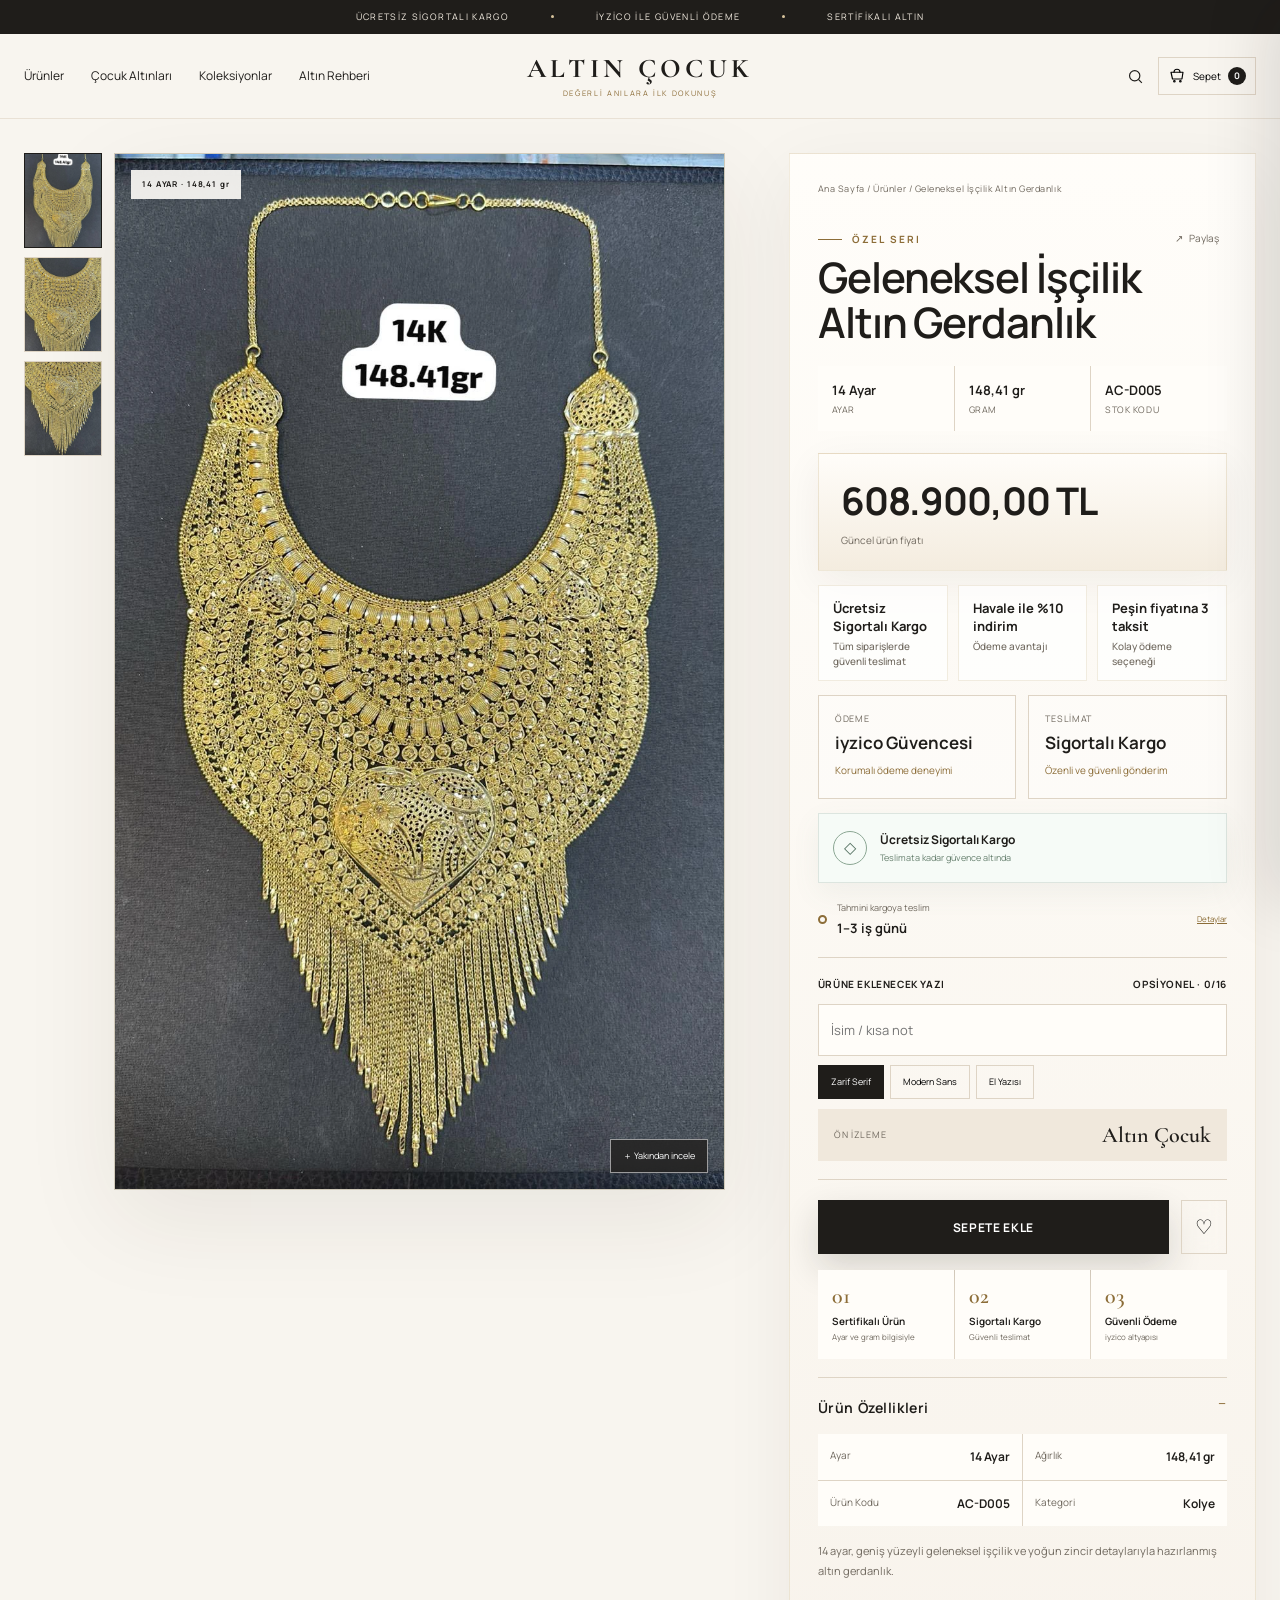
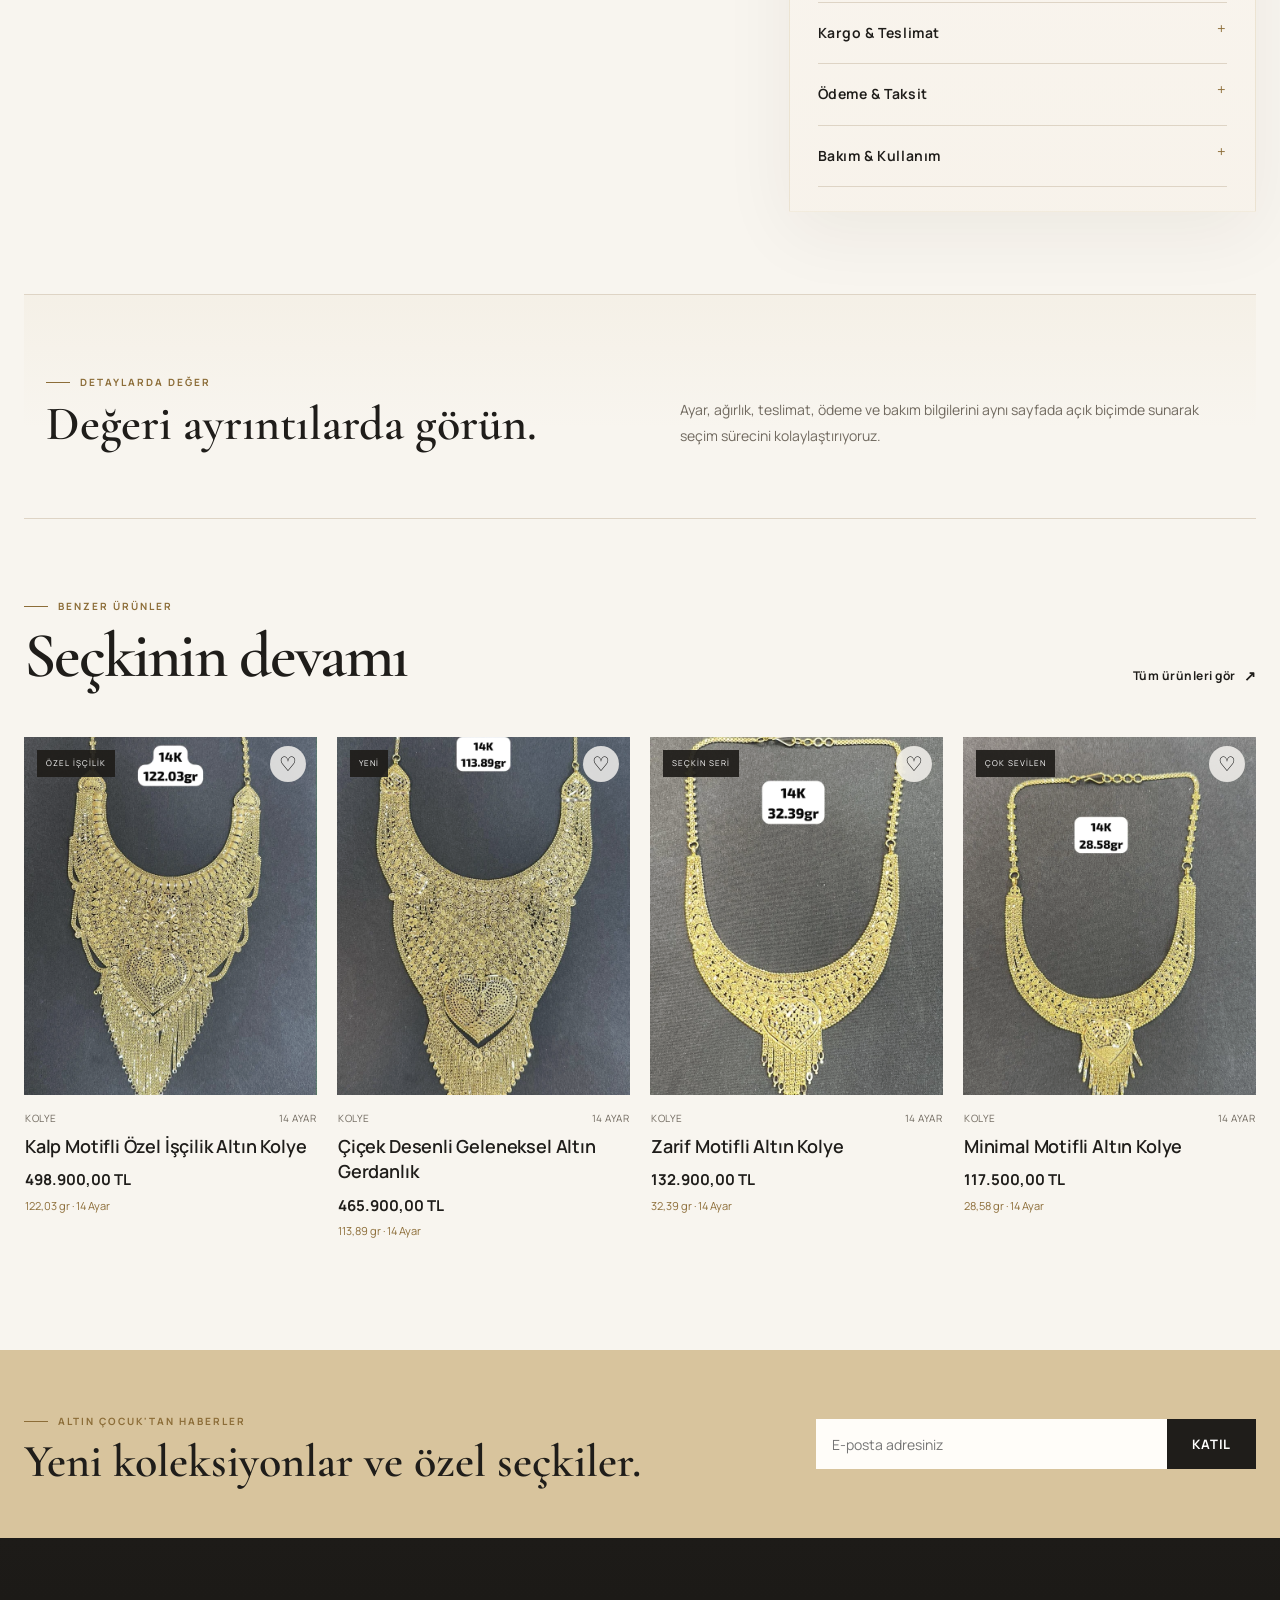
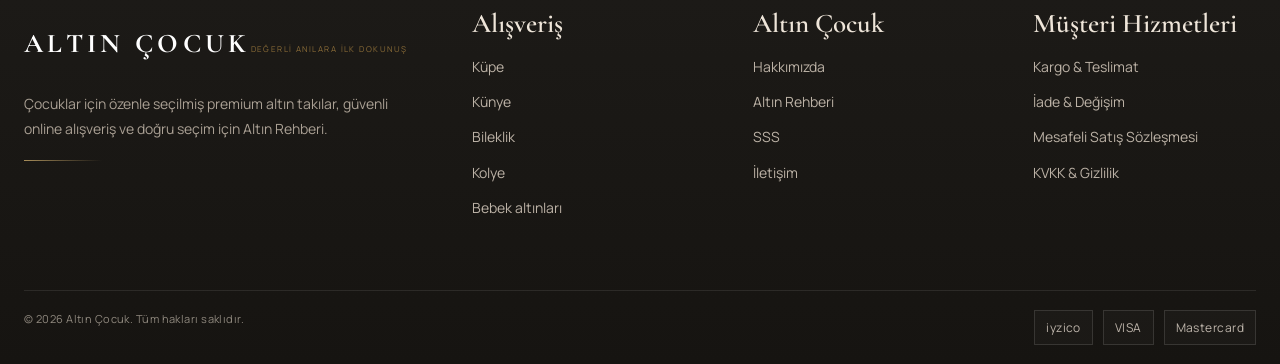
<file: product-5.html>
<!DOCTYPE html>

<html lang="tr"><head><meta charset="utf-8"/><meta content="width=device-width, initial-scale=1" name="viewport"/><title>Geleneksel İşçilik Altın Gerdanlık | Altın Çocuk</title><meta content="Geleneksel İşçilik Altın Gerdanlık, 14 ayar, 148,41 gr. Sigortalı kargo, güvenli ödeme ve ürün detayları." name="description"/><link href="https://altıncocuk.com/urun/ac-d005/" rel="canonical"/><meta content="Geleneksel İşçilik Altın Gerdanlık | Altın Çocuk" property="og:title"/><meta content="Geleneksel İşçilik Altın Gerdanlık, 14 ayar, 148,41 gr. Sigortalı kargo, güvenli ödeme ve ürün detayları." property="og:description"/><meta content="website" property="og:type"/><meta content="https://altıncocuk.com/urun/ac-d005/" property="og:url"/><meta content="#f8f5ef" name="theme-color"/><link href="https://fonts.googleapis.com" rel="preconnect"/><link crossorigin="" href="https://fonts.gstatic.com" rel="preconnect"/><link href="https://fonts.googleapis.com/css2?family=Cormorant+Garamond:wght@500;600;700&amp;family=Manrope:wght@400;500;600;700&amp;display=swap" rel="stylesheet"/><link href="styles.css" rel="stylesheet"/><script type="application/ld+json">{"@context":"https://schema.org","@type":"Product","name":"Geleneksel İşçilik Altın Gerdanlık","sku":"AC-D005","description":"14 Ayar, 148,41 gr ağırlığında Geleneksel İşçilik Altın Gerdanlık. Ürün özellikleri, güvenli ödeme ve sigortalı teslimat seçenekleriyle.","brand":{"@type":"Brand","name":"Altın Çocuk"},"offers":{"@type":"Offer","priceCurrency":"TRY","price":"608900.00","availability":"https://schema.org/InStock","url":"https://xn--altncocuk-xpb.com/urun/ac-d005/"},"url":null}</script></head><body><a class="skip-link" href="#main">İçeriğe geç</a>
<div class="announcement"><div class="container announcement__inner"><span>Ücretsiz Sigortalı Kargo</span><i></i><span>iyzico ile Güvenli Ödeme</span><i></i><span>Sertifikalı Altın</span></div></div>
<header class="site-header" id="siteHeader"><div class="container header__main">
<button aria-expanded="false" aria-label="Menüyü aç" class="icon-button mobile-menu-button" id="menuToggle" type="button"><svg viewbox="0 0 24 24"><path d="M4 8h16M4 16h16"></path></svg></button>
<nav aria-label="Ana menü" class="nav desktop-only"><a href="products.html">Ürünler</a><a href="category.html">Çocuk Altınları</a><a href="index.html#collections">Koleksiyonlar</a><a href="guide.html">Altın Rehberi</a></nav>
<a aria-label="Altın Çocuk ana sayfa" class="brand" href="index.html"><span class="brand__mark">ALTIN ÇOCUK</span><span class="brand__tag">değerli anılara ilk dokunuş</span></a>
<div class="nav header-actions"><button aria-label="Ara" class="icon-button" data-open-search="" type="button"><svg viewbox="0 0 24 24"><circle cx="11" cy="11" r="6.5"></circle><path d="m16 16 4 4"></path></svg></button><button aria-label="Sepeti aç" class="cart-pill" data-open-cart="" type="button"><svg aria-hidden="true" class="cart-pill__icon" viewBox="0 0 24 24"><path d="M4 7h16l-1.4 9H6L4 7Z"></path><path d="M8 7a4 4 0 0 1 8 0"></path><circle cx="8.5" cy="19" r="1"></circle><circle cx="16.5" cy="19" r="1"></circle></svg><span class="cart-pill__label">Sepet</span><b data-cart-count="">0</b></button></div></div>
<nav aria-label="Mobil menü" class="mobile-panel" id="mobilePanel"><div class="mobile-panel__title">Koleksiyonları Keşfet</div><a href="products.html">Tüm Ürünler <span>→</span></a><a href="category.html">Bileklik <span>→</span></a><a href="category.html">Küpe <span>→</span></a><a href="products.html">Kolye <span>→</span></a><a href="category.html">Künye <span>→</span></a><a href="index.html#collections">Koleksiyonlar <span>→</span></a><a href="guide.html">Altın Rehberi <span>→</span></a></nav></header>
<main class="product-page product-page--v3" data-href="product-5.html" data-image="assets/p5-card.webp" data-name="Geleneksel İşçilik Altın Gerdanlık" data-price="608900.00" data-price-text="608.900,00 TL" data-product-id="AC-D005" id="main"><div class="container">
<div class="product-layout product-layout--v3">
<section aria-label="Ürün görselleri" class="product-gallery product-gallery--v3">
<div class="product-gallery__rail">
<button class="gallery-thumb is-active" data-gallery-src="assets/p5-full.webp" type="button"><img alt="Geleneksel İşçilik Altın Gerdanlık tam görünüm" src="assets/p5-card.webp"/></button>
<button class="gallery-thumb" data-gallery-src="assets/p5-detail.webp" type="button"><img alt="Geleneksel İşçilik Altın Gerdanlık işçilik detayı" src="assets/p5-detail.webp"/></button>
<button class="gallery-thumb" data-gallery-src="assets/p5-close.webp" type="button"><img alt="Geleneksel İşçilik Altın Gerdanlık yakın detay" src="assets/p5-close.webp"/></button>
</div>
<div class="product-main-media"><span class="media-badge">14 AYAR · 148,41 gr</span><img alt="Geleneksel İşçilik Altın Gerdanlık" id="mainProductImage" src="assets/p5-full.webp"/><button class="zoom-hint" id="zoomProduct" type="button">＋ Yakından incele</button></div>
</section>
<aside class="product-info product-info--v3">
<nav class="breadcrumbs"><a href="index.html">Ana Sayfa</a> / <a href="products.html">Ürünler</a> / Geleneksel İşçilik Altın Gerdanlık</nav>
<div class="product-title-row"><div><span class="eyebrow">ÖZEL SERI</span><h1>Geleneksel İşçilik Altın Gerdanlık</h1></div><button class="share-btn" data-copy-link="" type="button">↗ <span>Paylaş</span></button></div>
<div class="product-info__meta product-info__meta--rich"><span><b>14 Ayar</b>Ayar</span><span><b>148,41 gr</b>Gram</span><span><b>AC-D005</b>Stok Kodu</span></div>
<div class="price-zone"><div class="current-price">608.900,00 TL</div><small>Güncel ürün fiyatı</small></div>
<div class="product-assurance"><div><strong>Ücretsiz Sigortalı Kargo</strong><small>Tüm siparişlerde güvenli teslimat</small></div><div><strong>Havale ile %10 indirim</strong><small>Ödeme avantajı</small></div><div><strong>Peşin fiyatına 3 taksit</strong><small>Kolay ödeme seçeneği</small></div></div>
<div class="benefit-grid"><div><span class="benefit-kicker">Ödeme</span><strong>iyzico Güvencesi</strong><small>Korumalı ödeme deneyimi</small></div><div><span class="benefit-kicker">Teslimat</span><strong>Sigortalı Kargo</strong><small>Özenli ve güvenli gönderim</small></div></div>
<div class="shipping-panel"><div class="shipping-icon">◇</div><div><strong>Ücretsiz Sigortalı Kargo</strong><span>Teslimata kadar güvence altında</span></div></div>
<div class="delivery-line"><span class="delivery-dot"></span><div><small>Tahmini kargoya teslim</small><strong>1–3 iş günü</strong></div><a href="#shipping-details">Detaylar</a></div>
<div class="personalization-card"><div class="option-block__head"><span>Ürüne Eklenecek Yazı</span><span>Opsiyonel · <b data-char-count="">0</b>/16</span></div><input id="personalText" maxlength="16" placeholder="İsim / kısa not"/><div class="font-picker"><button class="font-choice is-active" data-font="serif" type="button">Zarif Serif</button><button class="font-choice" data-font="sans" type="button">Modern Sans</button><button class="font-choice" data-font="script" type="button">El Yazısı</button></div><div class="engraving-preview"><small>Ön izleme</small><strong id="engravingPreview">Altın Çocuk</strong></div></div>
<div class="product-cta product-cta--v3"><button class="btn btn--dark quick-add add-cart-main" data-add-current="true" type="button">Sepete Ekle</button><button aria-label="Favoriye ekle" aria-pressed="false" class="fav" type="button">♡</button></div>
<div class="purchase-trust purchase-trust--v3"><div><span>01</span><strong>Sertifikalı Ürün</strong><small>Ayar ve gram bilgisiyle</small></div><div><span>02</span><strong>Sigortalı Kargo</strong><small>Güvenli teslimat</small></div><div><span>03</span><strong>Güvenli Ödeme</strong><small>iyzico altyapısı</small></div></div>
<div class="product-accordion product-accordion--v3">
<details open=""><summary>Ürün Özellikleri</summary><div class="spec-table"><div><span>Ayar</span><b>14 Ayar</b></div><div><span>Ağırlık</span><b>148,41 gr</b></div><div><span>Ürün Kodu</span><b>AC-D005</b></div><div><span>Kategori</span><b>Kolye</b></div></div><p>14 ayar, geniş yüzeyli geleneksel işçilik ve yoğun zincir detaylarıyla hazırlanmış altın gerdanlık.</p></details>
<details id="shipping-details"><summary>Kargo &amp; Teslimat</summary><p>Siparişler özenle paketlenir ve sigortalı kargo ile gönderilir. Hazırlık süresi ürün tipine göre değişebilir; güncel teslimat bilgisi sipariş öncesinde gösterilir.</p></details>
<details><summary>Ödeme &amp; Taksit</summary><p>Ödemeler iyzico güvenli ödeme altyapısı üzerinden gerçekleştirilir. Havale ile %10 indirim ve peşin fiyatına 3 taksit gibi avantajlar ödeme adımında görüntülenir.</p></details>
<details><summary>Bakım &amp; Kullanım</summary><p>Altın takılarınızı ayrı bir kutuda saklayın; parfüm, kozmetik ve temizlik kimyasallarıyla doğrudan temastan kaçının. Temizlik için yumuşak ve kuru bir bez kullanın.</p></details></div>
</aside></div>
<section class="product-story-band"><div><span class="eyebrow">DETAYLARDA DEĞER</span><h2>Değeri ayrıntılarda görün.</h2></div><p>Ayar, ağırlık, teslimat, ödeme ve bakım bilgilerini aynı sayfada açık biçimde sunarak seçim sürecini kolaylaştırıyoruz.</p></section>
<section class="related"><div class="section-head"><div><span class="eyebrow">BENZER ÜRÜNLER</span><h2>Seçkinin devamı</h2></div><a class="text-link" href="products.html">Tüm ürünleri gör</a></div><div class="product-grid"><article class="product-card reveal" data-category="kolye" data-filter="kolye 14-ayar özel-i̇şçilik" data-href="product-1.html" data-image="assets/p1-card.webp" data-name="Kalp Motifli Özel İşçilik Altın Kolye" data-price="498900.00" data-price-text="498.900,00 TL" data-product-id="AC-D001">
<div class="product-card__media real-product">
<a aria-label="Kalp Motifli Özel İşçilik Altın Kolye ürününü incele" class="product-card__image-link" href="product-1.html"><img alt="Kalp Motifli Özel İşçilik Altın Kolye" src="assets/p1-card.webp"/></a>
<span class="badge">Özel İşçilik</span>
<button aria-label="Favoriye ekle" aria-pressed="false" class="fav" data-favorite="" type="button">♡</button>
<button class="quick-add" data-add-product="" type="button">Hızlı Ekle</button>
</div>
<div class="product-card__body">
<div class="product-card__meta"><span>Kolye</span><span>14 Ayar</span></div>
<a class="product-card__title" href="product-1.html"><h3>Kalp Motifli Özel İşçilik Altın Kolye</h3></a>
<div class="product-card__price">498.900,00 TL</div>
<div class="product-card__note">122,03 gr · 14 Ayar</div>
</div>
</article><article class="product-card reveal" data-category="kolye" data-filter="kolye 14-ayar yeni" data-href="product-2.html" data-image="assets/p2-card.webp" data-name="Çiçek Desenli Geleneksel Altın Gerdanlık" data-price="465900.00" data-price-text="465.900,00 TL" data-product-id="AC-D002">
<div class="product-card__media real-product">
<a aria-label="Çiçek Desenli Geleneksel Altın Gerdanlık ürününü incele" class="product-card__image-link" href="product-2.html"><img alt="Çiçek Desenli Geleneksel Altın Gerdanlık" src="assets/p2-card.webp"/></a>
<span class="badge">Yeni</span>
<button aria-label="Favoriye ekle" aria-pressed="false" class="fav" data-favorite="" type="button">♡</button>
<button class="quick-add" data-add-product="" type="button">Hızlı Ekle</button>
</div>
<div class="product-card__body">
<div class="product-card__meta"><span>Kolye</span><span>14 Ayar</span></div>
<a class="product-card__title" href="product-2.html"><h3>Çiçek Desenli Geleneksel Altın Gerdanlık</h3></a>
<div class="product-card__price">465.900,00 TL</div>
<div class="product-card__note">113,89 gr · 14 Ayar</div>
</div>
</article><article class="product-card reveal" data-category="kolye" data-filter="kolye 14-ayar seçkin-seri" data-href="product-3.html" data-image="assets/p3-card.webp" data-name="Zarif Motifli Altın Kolye" data-price="132900.00" data-price-text="132.900,00 TL" data-product-id="AC-D003">
<div class="product-card__media real-product">
<a aria-label="Zarif Motifli Altın Kolye ürününü incele" class="product-card__image-link" href="product-3.html"><img alt="Zarif Motifli Altın Kolye" src="assets/p3-card.webp"/></a>
<span class="badge">Seçkin Seri</span>
<button aria-label="Favoriye ekle" aria-pressed="false" class="fav" data-favorite="" type="button">♡</button>
<button class="quick-add" data-add-product="" type="button">Hızlı Ekle</button>
</div>
<div class="product-card__body">
<div class="product-card__meta"><span>Kolye</span><span>14 Ayar</span></div>
<a class="product-card__title" href="product-3.html"><h3>Zarif Motifli Altın Kolye</h3></a>
<div class="product-card__price">132.900,00 TL</div>
<div class="product-card__note">32,39 gr · 14 Ayar</div>
</div>
</article><article class="product-card reveal" data-category="kolye" data-filter="kolye 14-ayar çok-sevilen" data-href="product-4.html" data-image="assets/p4-card.webp" data-name="Minimal Motifli Altın Kolye" data-price="117500.00" data-price-text="117.500,00 TL" data-product-id="AC-D004">
<div class="product-card__media real-product">
<a aria-label="Minimal Motifli Altın Kolye ürününü incele" class="product-card__image-link" href="product-4.html"><img alt="Minimal Motifli Altın Kolye" src="assets/p4-card.webp"/></a>
<span class="badge">Çok Sevilen</span>
<button aria-label="Favoriye ekle" aria-pressed="false" class="fav" data-favorite="" type="button">♡</button>
<button class="quick-add" data-add-product="" type="button">Hızlı Ekle</button>
</div>
<div class="product-card__body">
<div class="product-card__meta"><span>Kolye</span><span>14 Ayar</span></div>
<a class="product-card__title" href="product-4.html"><h3>Minimal Motifli Altın Kolye</h3></a>
<div class="product-card__price">117.500,00 TL</div>
<div class="product-card__note">28,58 gr · 14 Ayar</div>
</div>
</article></div></section>
</div></main>
<div class="mobile-buybar"><div><small>148,41 gr · 14 Ayar</small><strong>608.900,00 TL</strong></div><button class="btn btn--dark quick-add" data-add-current="true" type="button">Sepete Ekle</button></div>
<div class="image-lightbox" id="imageLightbox"><button class="icon-button" data-close-lightbox="" type="button">✕</button><img alt="Geleneksel İşçilik Altın Gerdanlık yakın görünüm" src="assets/p5-full.webp"/></div>
<section class="newsletter"><div class="container newsletter__inner"><div><span class="eyebrow">ALTIN ÇOCUK'TAN HABERLER</span><h2>Yeni koleksiyonlar ve özel seçkiler.</h2></div><form class="newsletter-form" data-newsletter="true"><input aria-label="E-posta adresiniz" autocomplete="email" placeholder="E-posta adresiniz" required="required" type="email"/><button class="btn btn--dark">Katıl</button></form></div></section><footer class="footer"><div class="container footer__grid"><div class="footer__brand"><a class="brand" href="index.html"><span class="brand__mark">ALTIN ÇOCUK</span><span class="brand__tag">değerli anılara ilk dokunuş</span></a><p>Çocuklar için özenle seçilmiş premium altın takılar, güvenli online alışveriş ve doğru seçim için Altın Rehberi.</p></div><div><h4>Alışveriş</h4><a href="category.html">Küpe</a><a href="category.html">Künye</a><a href="category.html">Bileklik</a><a href="products.html">Kolye</a><a href="category.html">Bebek altınları</a></div><div><h4>Altın Çocuk</h4><a href="information.html#about">Hakkımızda</a><a href="guide.html">Altın Rehberi</a><a href="index.html#faq">SSS</a><a href="information.html#contact">İletişim</a></div><div><h4>Müşteri Hizmetleri</h4><a href="information.html#shipping">Kargo &amp; Teslimat</a><a href="information.html#returns">İade &amp; Değişim</a><a href="information.html#terms">Mesafeli Satış Sözleşmesi</a><a href="information.html#privacy">KVKK &amp; Gizlilik</a></div></div><div class="container footer__bottom"><span>© 2026 Altın Çocuk. Tüm hakları saklıdır.</span><div class="payment-marks"><span>iyzico</span><span>VISA</span><span>Mastercard</span></div></div></footer><div class="overlay" id="overlay"></div><section aria-label="Arama paneli" class="search-panel" id="searchPanel"><div class="container"><div class="search-panel__top"><span class="eyebrow">Sitede Ara</span><button aria-label="Aramayı kapat" class="icon-button" data-close="" type="button">✕</button></div><form class="search-panel__form"><input aria-label="Arama" id="searchInput" placeholder="Bileklik, künye, kolye, rehber..." type="search"/></form><div class="search-results" id="searchResults"></div><div class="search-panel__hint">Popüler aramalar: altın kolye · 14 ayar · hediye seçimi · altın rehberi</div></div></section><aside aria-label="Sepet" class="drawer" id="cartDrawer"><div class="drawer__head"><strong>Sepetiniz</strong><button aria-label="Sepeti kapat" class="icon-button" data-close="" type="button">✕</button></div><div class="drawer__body"><div class="drawer__empty"><div class="ring">○</div><h3>Sepetiniz henüz boş.</h3><p>Altın Çocuk koleksiyonlarını keşfedin.</p><a class="btn btn--dark" href="products.html">Ürünleri İncele</a></div></div></aside><script src="script.js"></script></body></html>
</file>
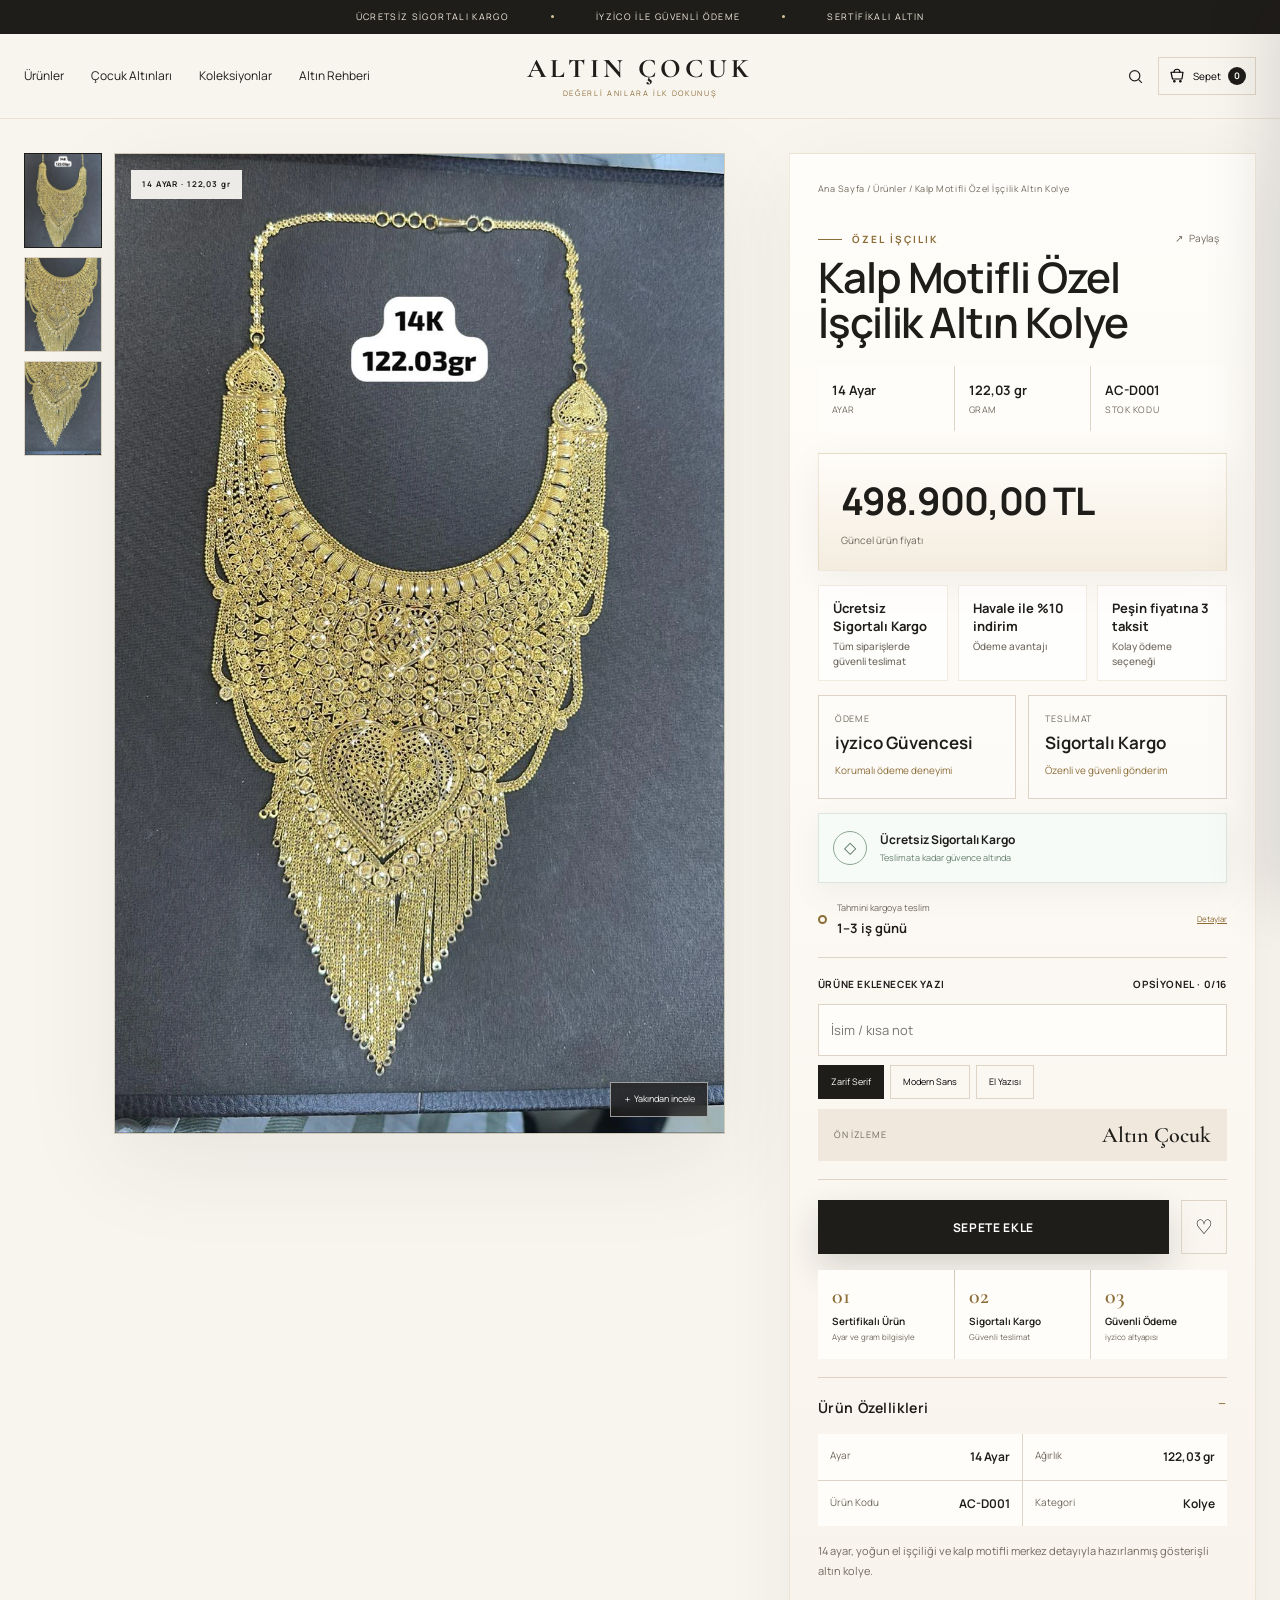
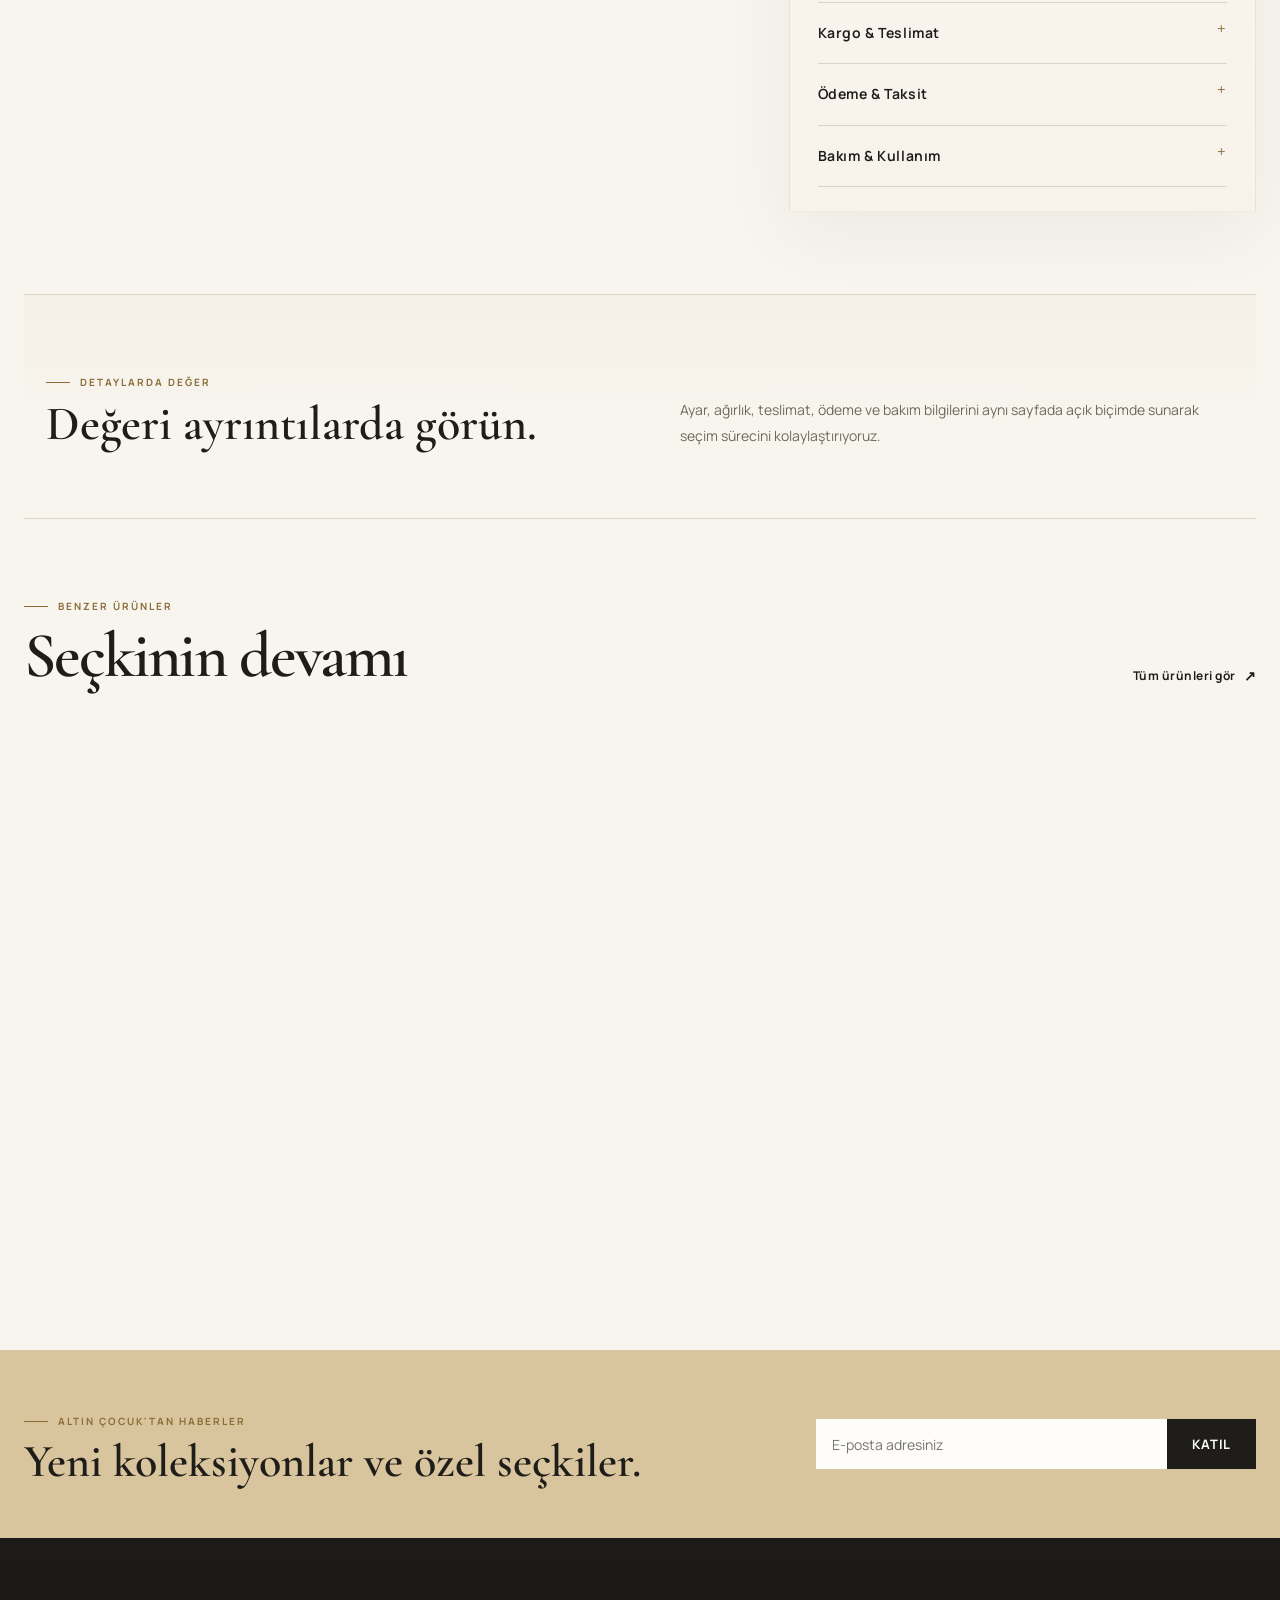
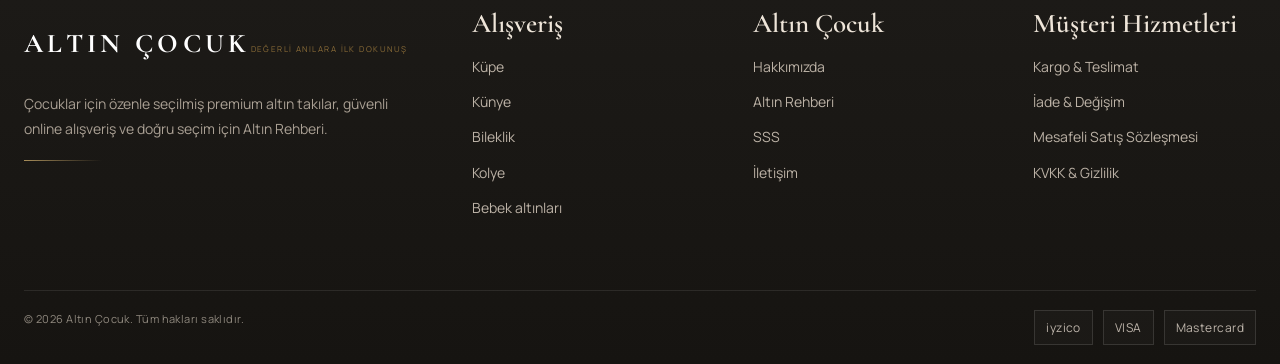
<file: product.html>
<!DOCTYPE html>
<html lang="tr"><head><meta charset="utf-8"/><meta content="noindex" name="robots"/><meta content="0; url=product-1.html" http-equiv="refresh"/><link href="https://xn--altncocuk-xpb.com/urun/ac-d001/" rel="canonical"/><title>Ürün | Altın Çocuk</title></head><body><p><a href="product-1.html">Ürün sayfasına geçin.</a></p></body></html>
</file>
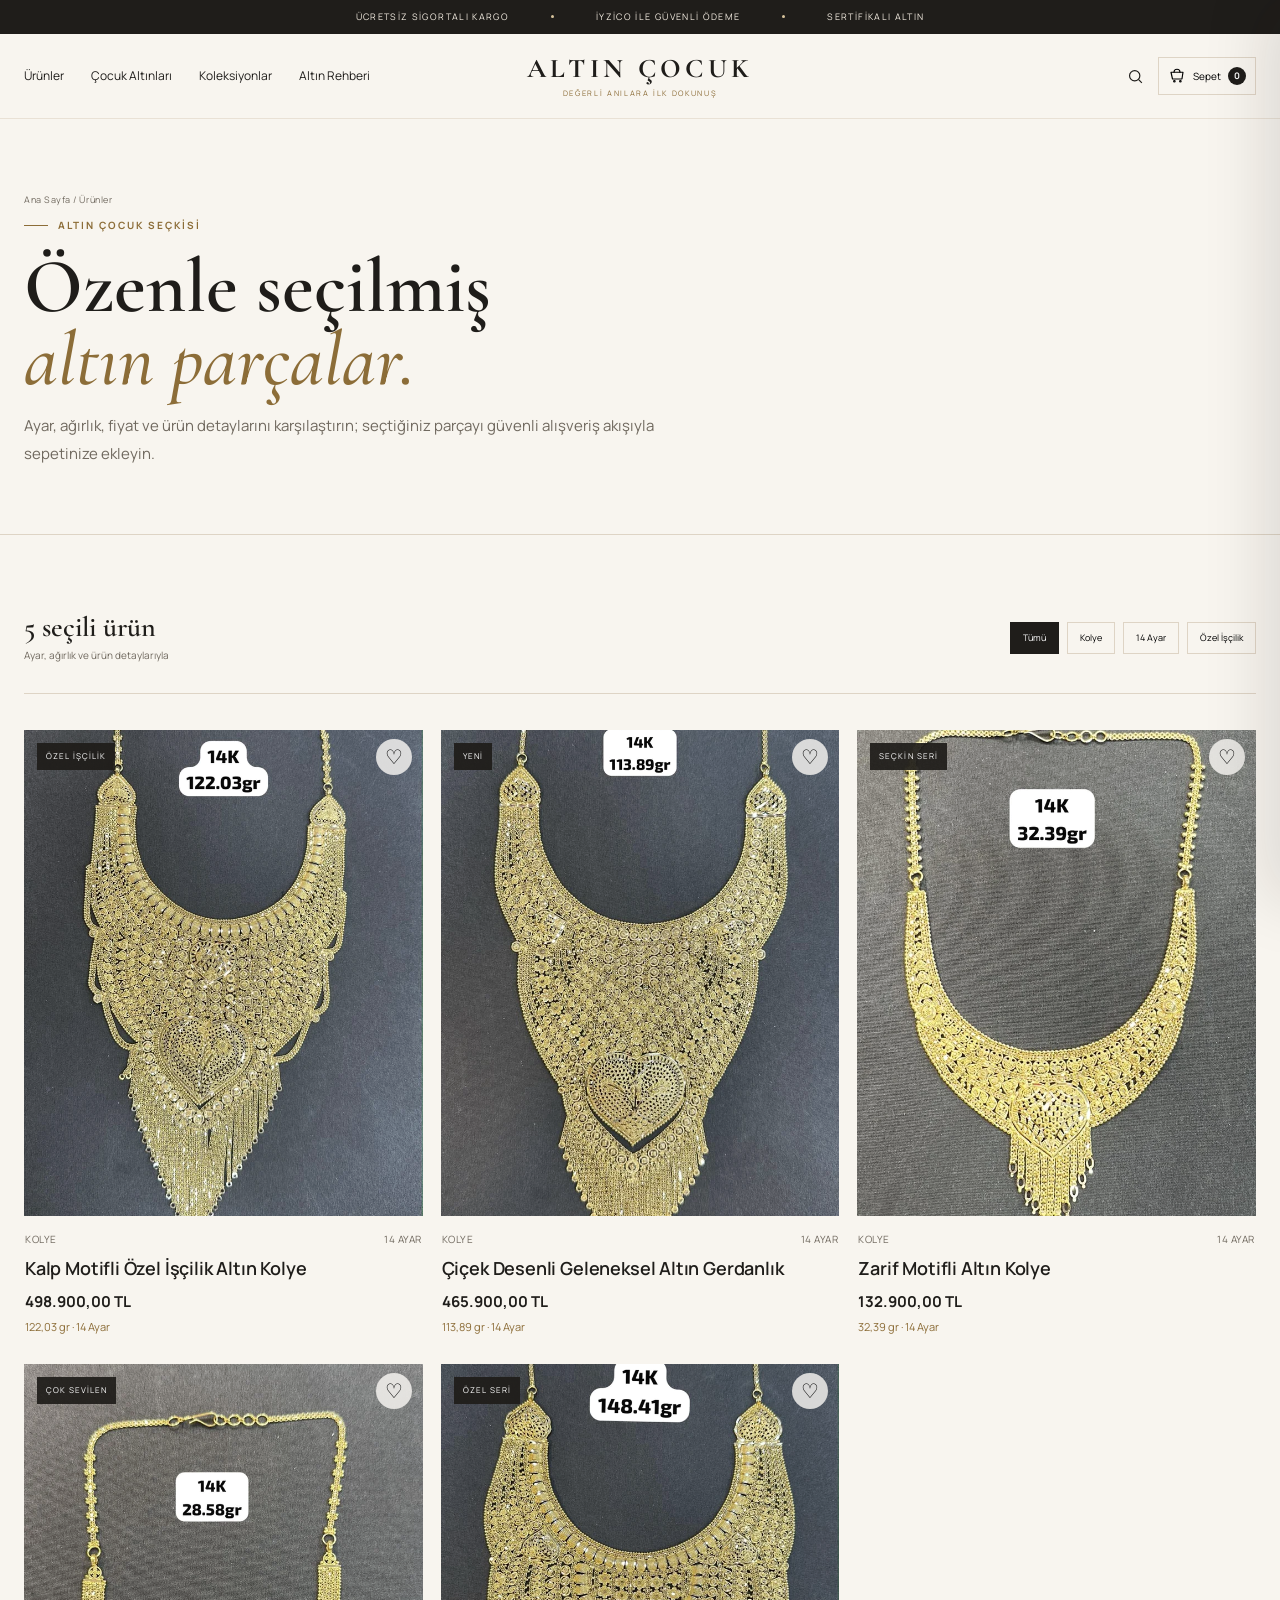
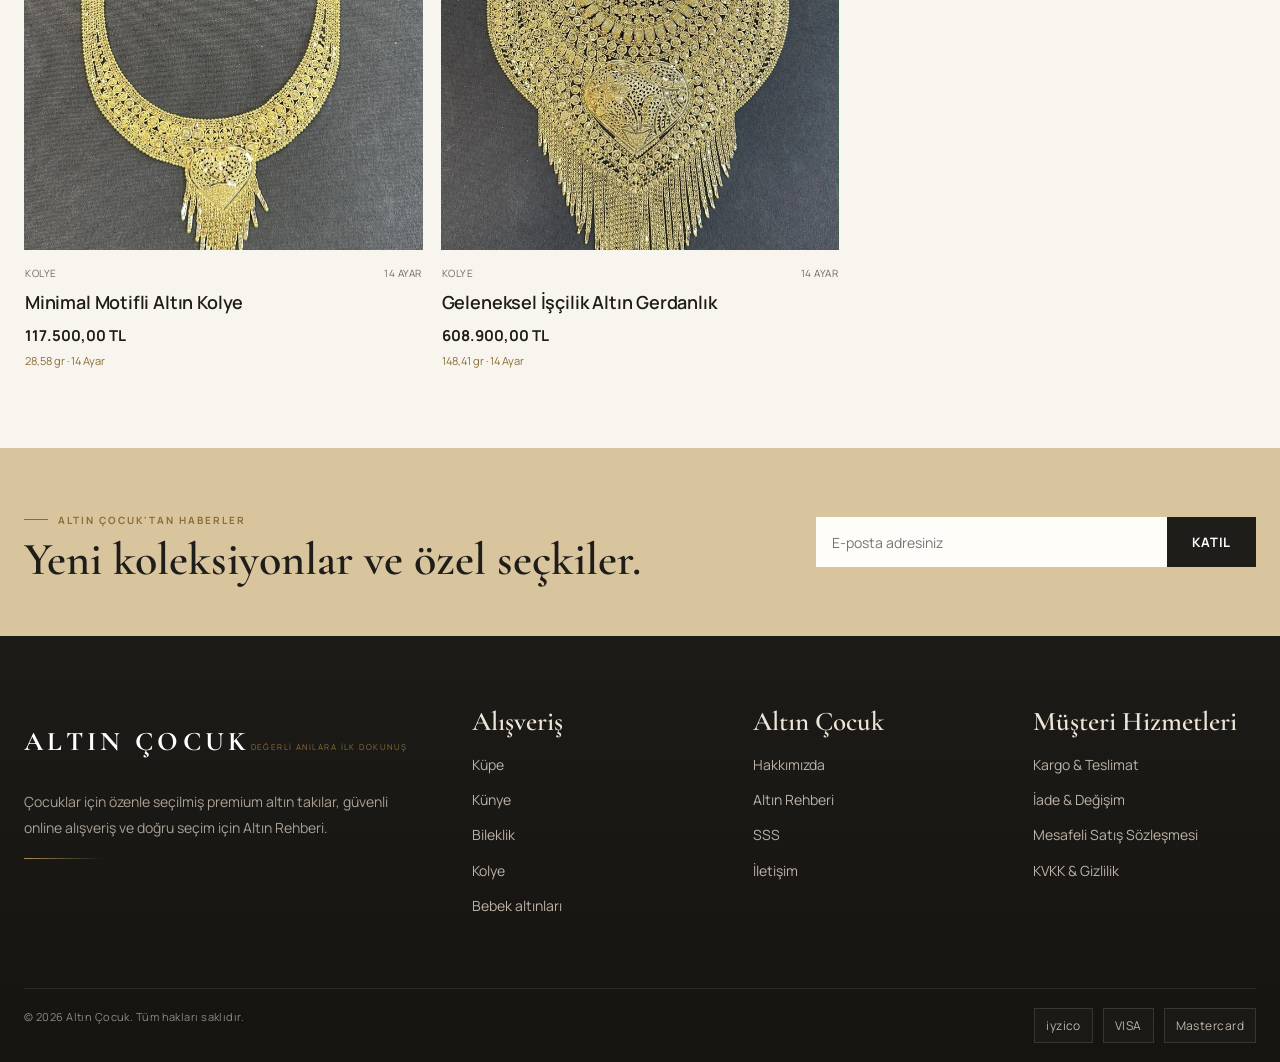
<file: products.html>
<!DOCTYPE html>

<html lang="tr"><head><meta charset="utf-8"/><meta content="width=device-width, initial-scale=1" name="viewport"/><title>Ürünler | Altın Çocuk</title><meta content="Altın Çocuk seçkisindeki altın kolye ve özel işçilik ürünlerini ayar, ağırlık ve fiyat bilgileriyle keşfedin." name="description"/><link href="https://xn--altncocuk-xpb.com/urunler/" rel="canonical"/><meta content="Ürünler | Altın Çocuk" property="og:title"/><meta content="Altın Çocuk seçkisindeki altın kolye ve özel işçilik ürünlerini ayar, ağırlık ve fiyat bilgileriyle keşfedin." property="og:description"/><meta content="website" property="og:type"/><meta content="https://xn--altncocuk-xpb.com/urunler/" property="og:url"/><meta content="#f8f5ef" name="theme-color"/><link href="https://fonts.googleapis.com" rel="preconnect"/><link crossorigin="" href="https://fonts.gstatic.com" rel="preconnect"/><link href="https://fonts.googleapis.com/css2?family=Cormorant+Garamond:wght@500;600;700&amp;family=Manrope:wght@400;500;600;700&amp;display=swap" rel="stylesheet"/><link href="styles.css" rel="stylesheet"/></head><body><a class="skip-link" href="#main">İçeriğe geç</a>
<div class="announcement"><div class="container announcement__inner"><span>Ücretsiz Sigortalı Kargo</span><i></i><span>iyzico ile Güvenli Ödeme</span><i></i><span>Sertifikalı Altın</span></div></div>
<header class="site-header" id="siteHeader"><div class="container header__main">
<button aria-expanded="false" aria-label="Menüyü aç" class="icon-button mobile-menu-button" id="menuToggle" type="button"><svg viewbox="0 0 24 24"><path d="M4 8h16M4 16h16"></path></svg></button>
<nav aria-label="Ana menü" class="nav desktop-only"><a href="products.html">Ürünler</a><a href="category.html">Çocuk Altınları</a><a href="index.html#collections">Koleksiyonlar</a><a href="guide.html">Altın Rehberi</a></nav>
<a aria-label="Altın Çocuk ana sayfa" class="brand" href="index.html"><span class="brand__mark">ALTIN ÇOCUK</span><span class="brand__tag">değerli anılara ilk dokunuş</span></a>
<div class="nav header-actions"><button aria-label="Ara" class="icon-button" data-open-search="" type="button"><svg viewbox="0 0 24 24"><circle cx="11" cy="11" r="6.5"></circle><path d="m16 16 4 4"></path></svg></button><button aria-label="Sepeti aç" class="cart-pill" data-open-cart="" type="button"><svg aria-hidden="true" class="cart-pill__icon" viewBox="0 0 24 24"><path d="M4 7h16l-1.4 9H6L4 7Z"></path><path d="M8 7a4 4 0 0 1 8 0"></path><circle cx="8.5" cy="19" r="1"></circle><circle cx="16.5" cy="19" r="1"></circle></svg><span class="cart-pill__label">Sepet</span><b data-cart-count="">0</b></button></div></div>
<nav aria-label="Mobil menü" class="mobile-panel" id="mobilePanel"><div class="mobile-panel__title">Koleksiyonları Keşfet</div><a href="products.html">Tüm Ürünler <span>→</span></a><a href="category.html">Bileklik <span>→</span></a><a href="category.html">Küpe <span>→</span></a><a href="products.html">Kolye <span>→</span></a><a href="category.html">Künye <span>→</span></a><a href="index.html#collections">Koleksiyonlar <span>→</span></a><a href="guide.html">Altın Rehberi <span>→</span></a></nav></header>
<main id="main"><section class="page-hero page-hero--editorial"><div class="container"><nav class="breadcrumbs"><a href="index.html">Ana Sayfa</a> / Ürünler</nav><span class="eyebrow">ALTIN ÇOCUK SEÇKİSİ</span><h1>Özenle seçilmiş<br/><em>altın parçalar.</em></h1><p>Ayar, ağırlık, fiyat ve ürün detaylarını karşılaştırın; seçtiğiniz parçayı güvenli alışveriş akışıyla sepetinize ekleyin.</p></div></section>
<section class="section section--tight"><div class="container"><div class="catalog-intro"><div><strong>5 seçili ürün</strong><span>Ayar, ağırlık ve ürün detaylarıyla</span></div><div class="category-toolbar__chips"><button class="chip is-active" data-filter="all" type="button">Tümü</button><button class="chip" data-filter="kolye" type="button">Kolye</button><button class="chip" data-filter="14-ayar" type="button">14 Ayar</button><button class="chip" data-filter="özel" type="button">Özel İşçilik</button></div></div><div class="catalog-grid catalog-grid--demo"><article class="product-card reveal" data-category="kolye" data-filter="kolye 14-ayar özel-i̇şçilik" data-href="product-1.html" data-image="assets/p1-card.webp" data-name="Kalp Motifli Özel İşçilik Altın Kolye" data-price="498900.00" data-price-text="498.900,00 TL" data-product-id="AC-D001">
<div class="product-card__media real-product">
<a aria-label="Kalp Motifli Özel İşçilik Altın Kolye ürününü incele" class="product-card__image-link" href="product-1.html"><img alt="Kalp Motifli Özel İşçilik Altın Kolye" src="assets/p1-card.webp"/></a>
<span class="badge">Özel İşçilik</span>
<button aria-label="Favoriye ekle" aria-pressed="false" class="fav" data-favorite="" type="button">♡</button>
<button class="quick-add" data-add-product="" type="button">Hızlı Ekle</button>
</div>
<div class="product-card__body">
<div class="product-card__meta"><span>Kolye</span><span>14 Ayar</span></div>
<a class="product-card__title" href="product-1.html"><h3>Kalp Motifli Özel İşçilik Altın Kolye</h3></a>
<div class="product-card__price">498.900,00 TL</div>
<div class="product-card__note">122,03 gr · 14 Ayar</div>
</div>
</article><article class="product-card reveal" data-category="kolye" data-filter="kolye 14-ayar yeni" data-href="product-2.html" data-image="assets/p2-card.webp" data-name="Çiçek Desenli Geleneksel Altın Gerdanlık" data-price="465900.00" data-price-text="465.900,00 TL" data-product-id="AC-D002">
<div class="product-card__media real-product">
<a aria-label="Çiçek Desenli Geleneksel Altın Gerdanlık ürününü incele" class="product-card__image-link" href="product-2.html"><img alt="Çiçek Desenli Geleneksel Altın Gerdanlık" src="assets/p2-card.webp"/></a>
<span class="badge">Yeni</span>
<button aria-label="Favoriye ekle" aria-pressed="false" class="fav" data-favorite="" type="button">♡</button>
<button class="quick-add" data-add-product="" type="button">Hızlı Ekle</button>
</div>
<div class="product-card__body">
<div class="product-card__meta"><span>Kolye</span><span>14 Ayar</span></div>
<a class="product-card__title" href="product-2.html"><h3>Çiçek Desenli Geleneksel Altın Gerdanlık</h3></a>
<div class="product-card__price">465.900,00 TL</div>
<div class="product-card__note">113,89 gr · 14 Ayar</div>
</div>
</article><article class="product-card reveal" data-category="kolye" data-filter="kolye 14-ayar seçkin-seri" data-href="product-3.html" data-image="assets/p3-card.webp" data-name="Zarif Motifli Altın Kolye" data-price="132900.00" data-price-text="132.900,00 TL" data-product-id="AC-D003">
<div class="product-card__media real-product">
<a aria-label="Zarif Motifli Altın Kolye ürününü incele" class="product-card__image-link" href="product-3.html"><img alt="Zarif Motifli Altın Kolye" src="assets/p3-card.webp"/></a>
<span class="badge">Seçkin Seri</span>
<button aria-label="Favoriye ekle" aria-pressed="false" class="fav" data-favorite="" type="button">♡</button>
<button class="quick-add" data-add-product="" type="button">Hızlı Ekle</button>
</div>
<div class="product-card__body">
<div class="product-card__meta"><span>Kolye</span><span>14 Ayar</span></div>
<a class="product-card__title" href="product-3.html"><h3>Zarif Motifli Altın Kolye</h3></a>
<div class="product-card__price">132.900,00 TL</div>
<div class="product-card__note">32,39 gr · 14 Ayar</div>
</div>
</article><article class="product-card reveal" data-category="kolye" data-filter="kolye 14-ayar çok-sevilen" data-href="product-4.html" data-image="assets/p4-card.webp" data-name="Minimal Motifli Altın Kolye" data-price="117500.00" data-price-text="117.500,00 TL" data-product-id="AC-D004">
<div class="product-card__media real-product">
<a aria-label="Minimal Motifli Altın Kolye ürününü incele" class="product-card__image-link" href="product-4.html"><img alt="Minimal Motifli Altın Kolye" src="assets/p4-card.webp"/></a>
<span class="badge">Çok Sevilen</span>
<button aria-label="Favoriye ekle" aria-pressed="false" class="fav" data-favorite="" type="button">♡</button>
<button class="quick-add" data-add-product="" type="button">Hızlı Ekle</button>
</div>
<div class="product-card__body">
<div class="product-card__meta"><span>Kolye</span><span>14 Ayar</span></div>
<a class="product-card__title" href="product-4.html"><h3>Minimal Motifli Altın Kolye</h3></a>
<div class="product-card__price">117.500,00 TL</div>
<div class="product-card__note">28,58 gr · 14 Ayar</div>
</div>
</article><article class="product-card reveal" data-category="kolye" data-filter="kolye 14-ayar özel-seri" data-href="product-5.html" data-image="assets/p5-card.webp" data-name="Geleneksel İşçilik Altın Gerdanlık" data-price="608900.00" data-price-text="608.900,00 TL" data-product-id="AC-D005">
<div class="product-card__media real-product">
<a aria-label="Geleneksel İşçilik Altın Gerdanlık ürününü incele" class="product-card__image-link" href="product-5.html"><img alt="Geleneksel İşçilik Altın Gerdanlık" src="assets/p5-card.webp"/></a>
<span class="badge">Özel Seri</span>
<button aria-label="Favoriye ekle" aria-pressed="false" class="fav" data-favorite="" type="button">♡</button>
<button class="quick-add" data-add-product="" type="button">Hızlı Ekle</button>
</div>
<div class="product-card__body">
<div class="product-card__meta"><span>Kolye</span><span>14 Ayar</span></div>
<a class="product-card__title" href="product-5.html"><h3>Geleneksel İşçilik Altın Gerdanlık</h3></a>
<div class="product-card__price">608.900,00 TL</div>
<div class="product-card__note">148,41 gr · 14 Ayar</div>
</div>
</article></div></div></section></main><section class="newsletter"><div class="container newsletter__inner"><div><span class="eyebrow">ALTIN ÇOCUK'TAN HABERLER</span><h2>Yeni koleksiyonlar ve özel seçkiler.</h2></div><form class="newsletter-form" data-newsletter="true"><input aria-label="E-posta adresiniz" autocomplete="email" placeholder="E-posta adresiniz" required="required" type="email"/><button class="btn btn--dark">Katıl</button></form></div></section><footer class="footer"><div class="container footer__grid"><div class="footer__brand"><a class="brand" href="index.html"><span class="brand__mark">ALTIN ÇOCUK</span><span class="brand__tag">değerli anılara ilk dokunuş</span></a><p>Çocuklar için özenle seçilmiş premium altın takılar, güvenli online alışveriş ve doğru seçim için Altın Rehberi.</p></div><div><h4>Alışveriş</h4><a href="category.html">Küpe</a><a href="category.html">Künye</a><a href="category.html">Bileklik</a><a href="products.html">Kolye</a><a href="category.html">Bebek altınları</a></div><div><h4>Altın Çocuk</h4><a href="information.html#about">Hakkımızda</a><a href="guide.html">Altın Rehberi</a><a href="index.html#faq">SSS</a><a href="information.html#contact">İletişim</a></div><div><h4>Müşteri Hizmetleri</h4><a href="information.html#shipping">Kargo &amp; Teslimat</a><a href="information.html#returns">İade &amp; Değişim</a><a href="information.html#terms">Mesafeli Satış Sözleşmesi</a><a href="information.html#privacy">KVKK &amp; Gizlilik</a></div></div><div class="container footer__bottom"><span>© 2026 Altın Çocuk. Tüm hakları saklıdır.</span><div class="payment-marks"><span>iyzico</span><span>VISA</span><span>Mastercard</span></div></div></footer><div class="overlay" id="overlay"></div><section aria-label="Arama paneli" class="search-panel" id="searchPanel"><div class="container"><div class="search-panel__top"><span class="eyebrow">Sitede Ara</span><button aria-label="Aramayı kapat" class="icon-button" data-close="" type="button">✕</button></div><form class="search-panel__form"><input aria-label="Arama" id="searchInput" placeholder="Bileklik, künye, kolye, rehber..." type="search"/></form><div class="search-results" id="searchResults"></div><div class="search-panel__hint">Popüler aramalar: altın kolye · 14 ayar · hediye seçimi · altın rehberi</div></div></section><aside aria-label="Sepet" class="drawer" id="cartDrawer"><div class="drawer__head"><strong>Sepetiniz</strong><button aria-label="Sepeti kapat" class="icon-button" data-close="" type="button">✕</button></div><div class="drawer__body"><div class="drawer__empty"><div class="ring">○</div><h3>Sepetiniz henüz boş.</h3><p>Altın Çocuk koleksiyonlarını keşfedin.</p><a class="btn btn--dark" href="products.html">Ürünleri İncele</a></div></div></aside><script src="script.js"></script></body></html>
</file>
<file: styles.css>
:root{
  --bg:#f8f5ef;--paper:#fffdf9;--paper-2:#f1ebe2;--ink:#1f1d1a;--ink-2:#302d28;--muted:#70695f;
  --gold:#b79a61;--gold-2:#d8c49d;--gold-deep:#8c6d38;--line:#ded4c5;--line-soft:rgba(140,109,56,.14);
  --shadow:0 24px 80px rgba(49,39,25,.08);--shadow-soft:0 12px 40px rgba(49,39,25,.06);
  --serif:"Cormorant Garamond",Georgia,serif;--sans:Manrope,Arial,sans-serif;
  --radius:2px;--container:1240px;--header-h:84px;
}
*{box-sizing:border-box}html{scroll-behavior:smooth;overflow-x:hidden}body{margin:0;color:var(--ink);background:var(--bg);font-family:var(--sans);line-height:1.55;-webkit-font-smoothing:antialiased;overflow-x:hidden}body.no-scroll{overflow:hidden}button,input{font:inherit}button,a{tap-highlight-color:transparent}a{color:inherit}.container{width:min(var(--container),calc(100% - 48px));margin-inline:auto}.section{padding:112px 0}.section--tight{padding:78px 0}.skip-link{position:fixed;left:12px;top:-80px;background:#fff;padding:11px 14px;z-index:200}.skip-link:focus{top:12px}.eyebrow{display:inline-flex;gap:10px;align-items:center;color:var(--gold-deep);font-size:10px;font-weight:700;letter-spacing:.2em;text-transform:uppercase}.eyebrow:before{content:"";width:24px;height:1px;background:currentColor}.display{font-family:var(--serif);font-weight:600;letter-spacing:-.035em;line-height:.94}.muted{color:var(--muted)}.text-link{display:inline-flex;align-items:center;gap:8px;text-decoration:none;font-size:12px;font-weight:700;letter-spacing:.04em}.text-link:after{content:"↗";font-size:14px;transition:transform .25s}.text-link:hover:after{transform:translate(3px,-3px)}.btn{min-height:50px;padding:0 24px;display:inline-flex;align-items:center;justify-content:center;gap:10px;border:1px solid transparent;text-decoration:none;font-size:12px;font-weight:700;letter-spacing:.055em;text-transform:uppercase;cursor:pointer;transition:.25s}.btn--dark{background:var(--ink);color:#fff}.btn--dark:hover{background:#342f29}.btn--ghost{border-color:var(--line);background:rgba(255,255,255,.4)}.btn--ghost:hover{border-color:var(--gold)}.btn--light{background:#fff;color:var(--ink)}.icon-button{width:40px;height:40px;border:0;background:transparent;display:grid;place-items:center;cursor:pointer;color:inherit}.icon-button svg{width:19px;height:19px;stroke:currentColor;fill:none;stroke-width:1.5}.screen-reader{position:absolute!important;width:1px;height:1px;padding:0;margin:-1px;overflow:hidden;clip:rect(0,0,0,0);white-space:nowrap;border:0}

/* utility + header */
.announcement{background:var(--ink);color:#f4ede2;min-height:34px;display:flex;align-items:center;overflow:hidden}.announcement__inner{display:flex;align-items:center;justify-content:center;gap:42px;font-size:9px;letter-spacing:.15em;text-transform:uppercase;white-space:nowrap}.announcement__inner i{width:3px;height:3px;border-radius:50%;background:var(--gold-2)}.site-header{position:sticky;top:0;z-index:80;background:rgba(248,245,239,.92);backdrop-filter:blur(18px);border-bottom:1px solid var(--line-soft);transition:box-shadow .25s,background .25s}.site-header.is-scrolled{box-shadow:0 9px 30px rgba(31,29,26,.05);background:rgba(255,253,249,.96)}.header__main{height:var(--header-h);display:grid;grid-template-columns:1fr auto 1fr;gap:28px;align-items:center}.nav{display:flex;align-items:center;gap:27px}.nav a{text-decoration:none;font-size:12px;position:relative}.nav a:after{content:"";position:absolute;left:0;right:100%;bottom:-8px;height:1px;background:var(--gold);transition:right .25s}.nav a:hover:after{right:0}.brand{display:flex;flex-direction:column;text-decoration:none;text-align:center;align-items:center;line-height:1;color:var(--ink)}.brand__mark{font-family:var(--serif);font-weight:700;font-size:27px;letter-spacing:.16em}.brand__tag{margin-top:8px;font-size:7.5px;letter-spacing:.22em;text-transform:uppercase;color:var(--gold-deep)}.header-actions{justify-content:flex-end;gap:3px}.cart-pill{min-width:92px;height:38px;padding:0 9px;border:1px solid var(--line);background:transparent;font-size:10px;cursor:pointer;display:flex;gap:7px;align-items:center;justify-content:center}.cart-pill__icon{width:18px;height:18px;stroke:currentColor;fill:none;stroke-width:1.55;stroke-linecap:round;stroke-linejoin:round;flex:0 0 auto}.cart-pill__label{line-height:1}.cart-pill b{width:18px;height:18px;border-radius:50%;background:var(--ink);color:#fff;display:grid;place-items:center;font-size:9px;flex:0 0 auto}.mobile-menu-button{display:none}.mobile-panel{display:none}

/* overlays */
.overlay{position:fixed;inset:0;background:rgba(17,15,13,.36);backdrop-filter:blur(4px);z-index:110;opacity:0;pointer-events:none;transition:.25s}.overlay.is-open{opacity:1;pointer-events:auto}.search-panel{position:fixed;z-index:120;top:0;left:0;right:0;background:var(--paper);padding:28px 0 46px;transform:translateY(-110%);transition:transform .35s cubic-bezier(.2,.75,.2,1)}.search-panel.is-open{transform:none}.search-panel__top{display:flex;align-items:center;justify-content:space-between}.search-panel__form{max-width:820px;margin:42px auto 0;border-bottom:1px solid var(--ink);display:flex;align-items:center}.search-panel__form input{width:100%;border:0;background:transparent;outline:0;padding:14px 4px;font-family:var(--serif);font-size:42px}.search-panel__hint{max-width:820px;margin:16px auto 0;font-size:11px;color:var(--muted)}.drawer{position:fixed;top:0;right:0;height:100dvh;width:min(430px,100%);z-index:130;background:var(--paper);transform:translateX(102%);transition:transform .35s cubic-bezier(.2,.75,.2,1);display:flex;flex-direction:column;box-shadow:-24px 0 60px rgba(21,18,14,.12)}.drawer.is-open{transform:none}.drawer__head{height:82px;padding:0 26px;display:flex;align-items:center;justify-content:space-between;border-bottom:1px solid var(--line)}.drawer__body{padding:30px 26px;flex:1}.drawer__empty{height:100%;display:flex;align-items:center;justify-content:center;text-align:center;flex-direction:column}.drawer__empty .ring{width:88px;height:88px;border:1px solid var(--gold);border-radius:50%;margin-bottom:20px;display:grid;place-items:center;font-family:var(--serif);font-size:28px;color:var(--gold-deep)}.drawer__empty h3{font:600 32px/1 var(--serif);margin:0 0 10px}.drawer__empty p{max-width:270px;color:var(--muted);font-size:12px}

/* hero */
.hero{min-height:calc(100dvh - 118px);display:flex;align-items:center;overflow:hidden;position:relative}.hero:before{content:"";position:absolute;width:560px;height:560px;border:1px solid rgba(183,154,97,.10);border-radius:50%;left:-300px;top:50%;transform:translateY(-50%)}.hero__grid{display:grid;grid-template-columns:.92fr 1.08fr;align-items:center;gap:80px;padding:68px 0}.hero__copy{position:relative;z-index:2}.hero__copy h1{font-size:clamp(64px,6.2vw,94px);margin:18px 0 27px}.hero__copy h1 em{font-weight:500;color:var(--gold-deep)}.hero__copy>p{font-size:16px;max-width:590px;color:var(--muted);margin:0 0 34px}.hero__actions{display:flex;align-items:center;gap:26px;flex-wrap:wrap}.hero__trust{display:flex;align-items:center;gap:18px;margin-top:40px;font-size:10px;color:var(--muted)}.hero__trust span{display:flex;gap:7px;align-items:center}.hero__trust span:before{content:"✓";color:var(--gold-deep)}.hero-stage{height:650px;position:relative}.hero-stage__arch{position:absolute;inset:0 16px 0 70px;background:linear-gradient(145deg,#e9dfcf,#d5be97);border-radius:320px 320px 8px 8px;overflow:hidden;box-shadow:var(--shadow)}.hero-stage__arch:before{content:"";position:absolute;inset:8%;border:1px solid rgba(255,255,255,.48);border-radius:280px 280px 6px 6px}.hero-stage__arch:after{content:"";position:absolute;width:380px;height:380px;border-radius:50%;background:radial-gradient(circle,rgba(255,255,255,.82),rgba(255,255,255,0) 68%);left:50%;top:40%;transform:translate(-50%,-50%)}.hero-stage__image{position:absolute;z-index:2;inset:72px 40px 84px 94px;background:url('assets/p4-full.webp') center 44%/cover no-repeat;mix-blend-mode:normal;filter:saturate(.78) contrast(.96);clip-path:inset(0 round 240px 240px 6px 6px)}.hero-stage__label{position:absolute;z-index:3;left:25px;bottom:64px;background:rgba(255,253,249,.91);backdrop-filter:blur(12px);padding:16px 18px;border:1px solid rgba(140,109,56,.16);min-width:170px;box-shadow:var(--shadow-soft)}.hero-stage__label small{display:block;font-size:8px;letter-spacing:.16em;color:var(--gold-deep);text-transform:uppercase}.hero-stage__label strong{font-family:var(--serif);font-size:24px;font-weight:600}.hero-stage__index{position:absolute;right:0;top:48px;writing-mode:vertical-rl;font-size:8px;letter-spacing:.25em;color:var(--muted)}

.brand-strip{border-block:1px solid var(--line);padding:24px 0;background:rgba(255,255,255,.23)}.brand-strip__inner{display:grid;grid-template-columns:repeat(4,1fr);gap:10px}.brand-strip__item{display:flex;align-items:center;gap:12px;justify-content:center;font-size:10px;letter-spacing:.08em;text-transform:uppercase}.brand-strip__item span{font-family:var(--serif);font-size:25px;color:var(--gold-deep)}

/* section headings */
.section-head{display:flex;align-items:end;justify-content:space-between;gap:40px;margin-bottom:50px}.section-head--center{display:block;text-align:center;max-width:760px;margin:0 auto 58px}.section-head h2{font:600 clamp(46px,5vw,68px)/.98 var(--serif);letter-spacing:-.03em;margin:10px 0 0}.section-head p{max-width:520px;color:var(--muted);font-size:13px;margin:0}

/* category tree */
.category-tree{background:var(--paper)}.tree-shell{position:relative;min-height:690px;border:1px solid var(--line);background:linear-gradient(180deg,#fffdf9,#f5eee4);overflow:hidden}.tree-shell:before{content:"";position:absolute;inset:28px;border:1px solid rgba(183,154,97,.12)}.tree-lines{position:absolute;inset:0;width:100%;height:100%}.tree-lines path{fill:none;stroke:url(#branchGold);stroke-width:1.5;opacity:.72}.tree-center{position:absolute;left:50%;bottom:56px;transform:translateX(-50%);width:194px;height:194px;border-radius:50%;background:var(--ink);color:white;display:grid;place-items:center;text-align:center;box-shadow:0 30px 70px rgba(31,29,26,.19);z-index:3}.tree-center__inner span{display:block;font-size:9px;letter-spacing:.25em;color:#dbc8a4}.tree-center__inner strong{display:block;font:600 36px/1 var(--serif);letter-spacing:.07em;margin:4px 0}.tree-center__inner small{font-size:8px;letter-spacing:.15em;text-transform:uppercase;color:#bdb3a6}.category-node{position:absolute;width:220px;text-decoration:none;color:var(--ink);display:flex;flex-direction:column;align-items:center;text-align:center;z-index:4}.category-node__medallion{width:72px;height:72px;border-radius:50%;background:#f8f3ea;border:1px solid var(--gold);display:grid;place-items:center;margin-bottom:13px;transition:.28s;box-shadow:0 8px 30px rgba(99,73,34,.05)}.category-node__medallion svg{width:30px;height:30px;stroke:var(--gold-deep);fill:none;stroke-width:1.4}.category-node strong{font:600 29px/1 var(--serif)}.category-node small{margin-top:7px;color:var(--muted);font-size:10px}.category-node:hover .category-node__medallion{transform:translateY(-5px);background:var(--ink)}.category-node:hover .category-node__medallion svg{stroke:#e4d2ad}.category-node--1{left:7%;top:16%}.category-node--2{right:6%;top:14%}.category-node--3{left:19%;top:50%}.category-node--4{right:18%;top:49%}.category-node--5{left:50%;transform:translateX(-50%);top:10%}

/* products */
.products{background:var(--bg)}.product-grid{display:grid;grid-template-columns:repeat(4,1fr);gap:20px}.product-card{min-width:0}.product-card__link{text-decoration:none;color:inherit}.product-card__media{aspect-ratio:.82;position:relative;overflow:hidden;background:#eee6da}.product-card__media img{width:100%;height:100%;object-fit:cover;transition:transform .5s cubic-bezier(.2,.75,.2,1)}.product-card:hover .product-card__media img{transform:scale(1.035)}.badge{position:absolute;z-index:2;left:13px;top:13px;background:rgba(31,29,26,.92);color:#fff;padding:7px 9px;font-size:8px;letter-spacing:.13em;text-transform:uppercase}.badge--light{background:rgba(255,253,249,.88);color:var(--ink)}.fav{position:absolute;z-index:3;right:11px;top:9px;width:36px;height:36px;border:0;background:rgba(255,253,249,.78);backdrop-filter:blur(8px);border-radius:50%;font-size:20px;cursor:pointer;display:grid;place-items:center;transition:.2s}.fav:hover{background:#fff}.product-card .quick-add{position:absolute;z-index:3;left:12px;right:12px;bottom:12px;height:42px;border:0;background:rgba(31,29,26,.93);color:#fff;text-transform:uppercase;letter-spacing:.12em;font-size:9px;font-weight:700;transform:translateY(64px);transition:.3s;cursor:pointer}.product-card:hover .quick-add{transform:none}.product-card__body{padding:15px 1px 0}.product-card__meta{display:flex;justify-content:space-between;align-items:center;color:var(--muted);font-size:9px;letter-spacing:.05em;text-transform:uppercase}.product-card h3{font:600 16px/1.35 var(--sans);margin:8px 0 9px;letter-spacing:-.01em}.product-card__price{font-size:13px;font-weight:700}.product-card__note{font-size:10px;color:var(--gold-deep);margin-top:4px}

/* editorial collections */
.collection-grid{display:grid;grid-template-columns:1.15fr .85fr;grid-template-rows:1fr 1fr;gap:20px}.collection-card{min-height:300px;position:relative;overflow:hidden;text-decoration:none;color:var(--ink);display:flex;align-items:flex-end;background:#dfd3bf}.collection-card--large{grid-row:1/3;min-height:640px;background:#d6c5a8}.collection-card__art{position:absolute;inset:0;display:grid;place-items:center}.collection-card__ring{width:62%;aspect-ratio:1;border:1px solid rgba(130,94,44,.28);border-radius:50%;position:relative}.collection-card__ring:before,.collection-card__ring:after{content:"";position:absolute;border-radius:50%;border:1px solid rgba(130,94,44,.18)}.collection-card__ring:before{inset:12%}.collection-card__ring:after{inset:24%}.collection-card__symbol{font:500 160px/1 var(--serif);color:rgba(116,84,41,.27);position:absolute}.collection-card--large .collection-card__symbol{font-size:300px}.collection-card__copy{position:relative;margin:28px;background:rgba(255,253,249,.9);backdrop-filter:blur(10px);padding:18px 22px;min-width:260px;max-width:370px}.collection-card__copy span{font-size:8px;letter-spacing:.2em;text-transform:uppercase;color:var(--gold-deep)}.collection-card__copy h3{font:600 35px/1 var(--serif);margin:6px 0}.collection-card__copy p{margin:0;color:var(--muted);font-size:11px}.collection-card:hover .collection-card__ring{transform:scale(1.035);transition:.5s}

/* occasion rail */
.occasions{background:var(--ink);color:#f5ede2}.occasion-grid{display:grid;grid-template-columns:.68fr 1.32fr;gap:90px;align-items:start}.occasion-intro{position:sticky;top:150px}.occasion-intro h2{font:600 clamp(48px,5vw,70px)/.95 var(--serif);margin:13px 0 22px}.occasion-intro p{color:#bdb4a8;font-size:13px}.occasion-list{border-top:1px solid rgba(255,255,255,.15)}.occasion-item{display:grid;grid-template-columns:72px 1fr auto;align-items:center;gap:22px;padding:28px 0;border-bottom:1px solid rgba(255,255,255,.15);text-decoration:none}.occasion-item__no{font-size:9px;letter-spacing:.18em;color:#ae9670}.occasion-item h3{font:500 34px/1 var(--serif);margin:0}.occasion-item p{font-size:10px;color:#a9a094;margin:5px 0 0}.occasion-item__arrow{width:42px;height:42px;border:1px solid rgba(255,255,255,.22);border-radius:50%;display:grid;place-items:center;transition:.25s}.occasion-item:hover .occasion-item__arrow{background:#fff;color:var(--ink)}

/* trust */
.trust-grid{display:grid;grid-template-columns:repeat(4,1fr);border-block:1px solid var(--line)}.trust-item{padding:36px 26px;border-right:1px solid var(--line)}.trust-item:last-child{border-right:0}.trust-item__icon{width:37px;height:37px;border:1px solid var(--gold);border-radius:50%;display:grid;place-items:center;color:var(--gold-deep);font-family:var(--serif);margin-bottom:20px}.trust-item h3{font:600 25px/1 var(--serif);margin:0 0 9px}.trust-item p{font-size:11px;color:var(--muted);margin:0}

/* story / video */
.story{background:#26231f;color:#fff}.story__grid{display:grid;grid-template-columns:1.15fr .85fr;gap:78px;align-items:center}.story__media{min-height:590px;position:relative;background:linear-gradient(145deg,#8f7655,#42372b 68%,#2d2924);overflow:hidden}.story__media:before{content:"";position:absolute;inset:7%;border:1px solid rgba(255,255,255,.18)}.story__media:after{content:"GERÇEK ÜRÜN VİDEOSU ALANI";position:absolute;bottom:24px;left:0;right:0;text-align:center;font-size:8px;letter-spacing:.22em;color:#d1c1a9}.play-button{position:absolute;left:50%;top:50%;transform:translate(-50%,-50%);width:78px;height:78px;border-radius:50%;border:1px solid rgba(255,255,255,.5);background:rgba(255,255,255,.08);color:#fff;display:grid;place-items:center;cursor:pointer;font-size:20px}.story__copy h2{font:600 clamp(51px,5.2vw,72px)/.96 var(--serif);margin:13px 0 24px}.story__copy h2 em{color:#d8c49d;font-weight:500}.story__copy p{color:#bdb5aa;font-size:13px;max-width:460px;margin:0 0 26px}.story .eyebrow{color:#d8c49d}.story .text-link{color:#fff}

/* guide */
.guide{background:var(--paper-2)}.article-grid{display:grid;grid-template-columns:repeat(3,1fr);gap:22px}.article-card{text-decoration:none;color:inherit}.article-card__image{aspect-ratio:1.48;position:relative;overflow:hidden;margin-bottom:18px;background:#cbb895}.article-card__image:before{content:"";position:absolute;inset:15%;border:1px solid rgba(255,255,255,.48)}.article-card__image:after{position:absolute;left:20px;bottom:18px;font:600 34px/1 var(--serif);color:rgba(255,255,255,.86)}.article-card--1 .article-card__image{background:linear-gradient(145deg,#c3a777,#8f7247)}.article-card--1 .article-card__image:after{content:"01"}.article-card--2 .article-card__image{background:linear-gradient(145deg,#d8cab2,#a99168)}.article-card--2 .article-card__image:after{content:"02"}.article-card--3 .article-card__image{background:linear-gradient(145deg,#beb7aa,#82796a)}.article-card--3 .article-card__image:after{content:"03"}.article-card__tag{font-size:8px;letter-spacing:.18em;color:var(--gold-deep);text-transform:uppercase}.article-card h3{font:600 31px/1.04 var(--serif);margin:8px 0 10px}.article-card p{font-size:11px;color:var(--muted);margin:0;max-width:90%}

/* SEO prose */
.seo-band{background:var(--paper)}.seo-band__grid{display:grid;grid-template-columns:.72fr 1.28fr;gap:100px}.seo-band h2{font:600 51px/.98 var(--serif);margin:10px 0}.seo-copy{columns:2;column-gap:38px;color:var(--muted);font-size:12px}.seo-copy p{margin-top:0;break-inside:avoid}.seo-copy a{color:var(--ink);text-underline-offset:3px}

/* FAQ */
.faq-grid{display:grid;grid-template-columns:.72fr 1.28fr;gap:90px}.faq-intro{position:sticky;top:150px;height:max-content}.faq-intro h2{font:600 58px/.98 var(--serif);margin:13px 0 18px}.faq-intro p{font-size:12px;color:var(--muted)}details{border-top:1px solid var(--line);padding:23px 0}details:last-child{border-bottom:1px solid var(--line)}summary{list-style:none;cursor:pointer;font:600 24px/1.1 var(--serif);padding-right:38px;position:relative}summary::-webkit-details-marker{display:none}summary:after{content:"+";position:absolute;right:0;top:-2px;color:var(--gold-deep);font-family:var(--sans);font-weight:400}details[open] summary:after{content:"−"}details p{font-size:12px;color:var(--muted);max-width:720px;margin:15px 0 3px}

/* newsletter/footer */
.newsletter{padding:54px 0;background:var(--gold-2)}.newsletter__inner{display:grid;grid-template-columns:1fr auto;align-items:center;gap:60px}.newsletter h2{font:600 42px/1 var(--serif);margin:8px 0 0}.newsletter-form{display:flex;min-width:440px}.newsletter-form input{height:50px;flex:1;border:0;padding:0 16px;background:#fffdf9;outline:0;font-size:12px}.footer{background:#1d1b18;color:#eee5d9;padding:72px 0 0}.footer__grid{display:grid;grid-template-columns:1.45fr repeat(3,1fr);gap:58px;padding-bottom:60px}.footer__brand p{font-size:11px;color:#aaa094;max-width:330px}.footer .brand{align-items:flex-start;text-align:left;color:#fff;margin-bottom:22px}.footer h4{font:600 21px/1 var(--serif);margin:0 0 17px}.footer a{display:block;text-decoration:none;color:#bcb2a6;font-size:11px;margin:9px 0}.footer a:hover{color:#fff}.footer__bottom{border-top:1px solid rgba(255,255,255,.09);padding:19px 0;display:flex;justify-content:space-between;gap:20px;color:#8f887e;font-size:9px;letter-spacing:.04em}.payment-marks{display:flex;gap:10px;align-items:center}.payment-marks span{border:1px solid rgba(255,255,255,.12);padding:5px 8px;color:#bdb4aa}

/* category page */
.page-hero{padding:74px 0 52px;border-bottom:1px solid var(--line)}.breadcrumbs{font-size:9px;color:var(--muted);letter-spacing:.06em}.breadcrumbs a{text-decoration:none}.page-hero h1{font:600 clamp(54px,6vw,82px)/.95 var(--serif);margin:18px 0 14px}.page-hero p{max-width:680px;color:var(--muted);font-size:13px}.category-toolbar{display:flex;align-items:center;justify-content:space-between;border-bottom:1px solid var(--line);padding:16px 0;margin-bottom:30px}.category-toolbar__chips{display:flex;gap:8px;flex-wrap:wrap}.chip{border:1px solid var(--line);background:transparent;padding:8px 12px;font-size:9px;cursor:pointer}.chip.is-active{background:var(--ink);border-color:var(--ink);color:#fff}.catalog-grid{display:grid;grid-template-columns:repeat(4,1fr);gap:28px 18px}.category-seo{padding-top:80px;display:grid;grid-template-columns:.72fr 1.28fr;gap:80px;border-top:1px solid var(--line);margin-top:88px}.category-seo h2{font:600 46px/1 var(--serif);margin:0}.category-seo__copy{color:var(--muted);font-size:12px}.category-seo__copy h3{color:var(--ink);font:600 27px/1 var(--serif);margin:26px 0 8px}

/* product page */
.product-page{padding:54px 0 110px}.product-layout{display:grid;grid-template-columns:1.15fr .85fr;gap:64px;align-items:start}.product-gallery{display:grid;grid-template-columns:1fr 1fr;gap:10px}.product-gallery__item{background:#eee5d9;aspect-ratio:.85;overflow:hidden}.product-gallery__item:first-child{grid-column:1/3;aspect-ratio:1.28}.product-gallery img{width:100%;height:100%;object-fit:cover}.product-info{position:sticky;top:120px}.product-info .breadcrumbs{margin-bottom:25px}.product-info h1{font:600 37px/1.12 var(--sans);margin:0 0 13px;letter-spacing:-.025em}.product-info__meta{font-size:10px;color:var(--muted);display:flex;gap:16px;flex-wrap:wrap}.product-info__price{font-size:22px;font-weight:700;margin:24px 0}.product-info__installment{font-size:10px;color:var(--gold-deep);margin-top:-16px;margin-bottom:26px}.option-block{border-top:1px solid var(--line);padding:18px 0}.option-block__head{display:flex;justify-content:space-between;font-size:10px;font-weight:700;text-transform:uppercase;letter-spacing:.06em;margin-bottom:12px}.size-options{display:flex;gap:8px;flex-wrap:wrap}.size-options button{min-width:52px;height:38px;border:1px solid var(--line);background:transparent;font-size:10px;cursor:pointer}.size-options button.is-active{border-color:var(--ink);background:var(--ink);color:#fff}.product-cta{display:grid;grid-template-columns:1fr 52px;gap:8px;margin:20px 0}.product-cta .btn{width:100%;height:54px}.product-cta .fav{position:static;width:52px;height:54px;border-radius:0;border:1px solid var(--line);background:transparent}.purchase-trust{display:grid;grid-template-columns:1fr 1fr;gap:8px;margin-bottom:22px}.purchase-trust div{font-size:9px;border:1px solid var(--line);padding:11px}.product-accordion details{padding:18px 0}.product-accordion summary{font-family:var(--sans);font-size:10px;text-transform:uppercase;letter-spacing:.07em;font-weight:700}.product-accordion details p{font-size:11px}.related{padding-top:70px}

/* guide index */
.guide-hero{background:var(--ink);color:#fff;padding:95px 0}.guide-hero__grid{display:grid;grid-template-columns:.8fr 1.2fr;gap:90px;align-items:end}.guide-hero h1{font:600 clamp(61px,6vw,88px)/.92 var(--serif);margin:12px 0}.guide-hero p{color:#bcb3a7;max-width:600px}.guide-hero .eyebrow{color:#d8c49d}.guide-featured{display:grid;grid-template-columns:1.2fr .8fr;gap:24px}.guide-featured__card{min-height:520px;background:#b89d70;padding:36px;display:flex;align-items:flex-end;text-decoration:none;position:relative;overflow:hidden}.guide-featured__card:before{content:"";position:absolute;inset:24px;border:1px solid rgba(255,255,255,.32)}.guide-featured__copy{position:relative;background:rgba(255,253,249,.92);padding:22px;max-width:450px}.guide-featured__copy h2{font:600 42px/.98 var(--serif);margin:6px 0 10px}.guide-list{display:grid;gap:14px}.guide-list a{min-height:164px;border:1px solid var(--line);padding:24px;display:flex;flex-direction:column;justify-content:end;text-decoration:none;background:var(--paper)}.guide-list h3{font:600 29px/1 var(--serif);margin:5px 0}.guide-list p{font-size:10px;color:var(--muted);margin:0}

/* article */
.article-hero{padding:78px 0 58px}.article-hero__inner{max-width:880px;margin:auto;text-align:center}.article-hero h1{font:600 clamp(56px,6vw,84px)/.94 var(--serif);margin:18px 0}.article-meta{font-size:9px;color:var(--muted);letter-spacing:.06em}.article-cover{height:560px;background:linear-gradient(145deg,#c4aa7c,#8c7046);margin-top:45px;position:relative}.article-cover:after{content:"ALTIN ÇOCUK · ALTIN REHBERİ";position:absolute;left:34px;bottom:28px;color:#fff;font-size:9px;letter-spacing:.2em}.article-layout{display:grid;grid-template-columns:220px minmax(0,700px);gap:60px;justify-content:center;padding-top:74px}.article-toc{position:sticky;top:130px;height:max-content;border-left:1px solid var(--line);padding-left:18px}.article-toc strong{display:block;font-size:9px;letter-spacing:.14em;text-transform:uppercase;margin-bottom:12px}.article-toc a{display:block;text-decoration:none;font-size:10px;color:var(--muted);margin:8px 0}.article-body{font-family:Georgia,serif;font-size:17px;line-height:1.85;color:#403b35}.article-body h2,.article-body h3{font-family:var(--serif);color:var(--ink);line-height:1}.article-body h2{font-size:42px;margin:54px 0 16px}.article-body h3{font-size:30px;margin:36px 0 12px}.article-body .note{border-left:2px solid var(--gold);padding:16px 18px;background:var(--paper-2);font-family:var(--sans);font-size:12px;line-height:1.6}.article-body a{color:var(--gold-deep)}

/* animations */
.reveal{opacity:0;transform:translateY(18px);transition:opacity .65s ease,transform .65s ease}.reveal.is-visible{opacity:1;transform:none}@media(prefers-reduced-motion:reduce){*{scroll-behavior:auto!important;transition:none!important}.reveal{opacity:1;transform:none}}

@media(max-width:980px){
  :root{--header-h:72px}.desktop-only{display:none!important}.mobile-menu-button{display:grid;position:relative;z-index:3}.header__main{grid-template-columns:auto 1fr auto;position:relative}.header__main>.brand{position:absolute;left:50%;top:50%;transform:translate(-50%,-50%);z-index:2;white-space:nowrap}.header-actions{position:relative;z-index:3}.brand__mark{font-size:23px}.brand__tag{display:none}.mobile-panel{position:absolute;left:0;right:0;top:var(--header-h);display:flex;flex-direction:column;background:var(--paper);border-bottom:1px solid var(--line);padding:12px 24px 24px;transform:translateY(-130%);opacity:0;pointer-events:none;transition:.3s;z-index:-1}.mobile-panel.is-open{transform:none;opacity:1;pointer-events:auto}.mobile-panel a{text-decoration:none;padding:13px 0;border-bottom:1px solid var(--line);font-size:12px}.hero{min-height:auto}.hero__grid{grid-template-columns:1fr;gap:45px;padding:58px 0 68px}.hero__copy{text-align:center}.hero__copy>p{margin-inline:auto}.hero__actions,.hero__trust{justify-content:center}.hero-stage{height:560px;max-width:680px;width:100%;margin:auto}.hero-stage__arch{inset:0 55px}.hero-stage__image{inset:58px 82px 76px}.brand-strip__inner{grid-template-columns:1fr 1fr;row-gap:20px}.section{padding:88px 0}.tree-shell{min-height:760px}.tree-lines{display:none}.tree-center{top:42px;bottom:auto;width:155px;height:155px}.category-node{left:50%!important;right:auto!important;transform:translateX(-50%)!important;width:82%;border-top:1px solid var(--line);padding:15px 0;display:grid;grid-template-columns:62px 1fr;column-gap:16px;text-align:left;align-items:center}.category-node__medallion{grid-row:1/3;margin:0;width:54px;height:54px}.category-node strong{font-size:26px}.category-node small{margin:2px 0 0}.category-node--1{top:228px}.category-node--2{top:330px}.category-node--3{top:432px}.category-node--4{top:534px}.category-node--5{top:636px}.product-grid,.catalog-grid{grid-template-columns:repeat(2,1fr)}.product-card .quick-add{transform:none}.collection-grid,.occasion-grid,.story__grid,.seo-band__grid,.faq-grid,.category-seo,.product-layout,.guide-hero__grid,.guide-featured{grid-template-columns:1fr}.collection-card--large{grid-row:auto;min-height:470px}.collection-card{min-height:400px}.occasion-intro,.faq-intro,.product-info,.article-toc{position:static}.occasion-grid,.story__grid,.faq-grid{gap:48px}.trust-grid{grid-template-columns:1fr 1fr}.trust-item:nth-child(2){border-right:0}.trust-item{border-bottom:1px solid var(--line)}.article-grid{grid-template-columns:1fr 1fr}.seo-band__grid{gap:30px}.seo-copy{columns:1}.newsletter__inner{grid-template-columns:1fr;gap:28px}.newsletter-form{min-width:0;width:100%}.footer__grid{grid-template-columns:1.2fr 1fr 1fr}.footer__grid>div:last-child{grid-column:2/4}.product-info{padding-top:30px}.article-layout{grid-template-columns:minmax(0,700px);padding-inline:24px}.article-toc{display:none}.article-cover{height:440px}
}
@media(max-width:620px){
  .container{width:min(100% - 28px,var(--container))}.announcement__inner{gap:14px;font-size:8px}.announcement__inner span:nth-of-type(2),.announcement__inner i:nth-of-type(2){display:none}.header-actions{gap:0}.cart-pill{min-width:46px;width:46px;height:42px;padding:0;border:0;position:relative;font-size:0}.cart-pill__label{display:none}.cart-pill__icon{width:21px;height:21px}.cart-pill b{position:absolute;right:0;top:0;width:17px;height:17px;font-size:8px;border:2px solid var(--bg);margin:0}.header-actions .icon-button{width:38px;height:42px}.hero__grid{padding-top:40px}.hero__copy h1{font-size:52px}.hero__copy>p{font-size:14px}.hero__actions{flex-direction:column;gap:17px}.hero__actions .btn{width:100%}.hero__trust{gap:10px;flex-wrap:wrap;font-size:9px}.hero-stage{height:445px}.hero-stage__arch{inset:0 12px}.hero-stage__image{inset:48px 32px 72px}.hero-stage__label{left:0;bottom:46px}.hero-stage__index{display:none}.brand-strip__inner{grid-template-columns:1fr}.brand-strip__item{justify-content:flex-start}.section{padding:70px 0}.section-head{display:block}.section-head p{margin-top:16px}.section-head h2{font-size:46px}.section-head--center{margin-bottom:40px}.tree-shell{min-height:690px}.tree-shell:before{inset:12px}.tree-lines{display:block;opacity:.68}.tree-lines .tree-trunk{stroke-width:18}.tree-lines .tree-branch{stroke-width:7}.tree-leaves ellipse{opacity:.42}.tree-center{top:auto;bottom:20px;width:124px;height:124px}.tree-center__inner strong{font-size:23px}.tree-center__inner span{font-size:7px}.tree-center__inner small{font-size:6px}.category-node{width:112px!important;display:flex;flex-direction:column;align-items:center;text-align:center;border:0;padding:7px 5px;background:rgba(255,253,249,.84);backdrop-filter:blur(5px);box-shadow:0 8px 24px rgba(49,39,25,.05);transform:none!important}.category-node__medallion{width:44px;height:44px;margin:0 0 7px;grid-row:auto}.category-node__medallion svg{width:23px;height:23px}.category-node strong{font-size:19px}.category-node small{font-size:7px;line-height:1.25;margin-top:3px}.category-node--1{left:2%!important;top:348px}.category-node--2{left:auto!important;right:2%!important;top:328px}.category-node--3{left:8%!important;top:178px}.category-node--4{left:auto!important;right:8%!important;top:160px}.category-node--5{left:50%!important;top:42px;transform:translateX(-50%)!important}.product-grid,.catalog-grid{gap:24px 10px}.product-card h3{font-size:16px}.product-card .quick-add{display:block;transform:none;left:8px;right:8px;bottom:8px;height:38px;font-size:8px;letter-spacing:.09em}.collection-card,.collection-card--large{min-height:340px}.collection-card__copy{margin:16px;min-width:0;max-width:calc(100% - 32px)}.collection-card__copy h3{font-size:30px}.occasion-item{grid-template-columns:48px 1fr auto;gap:12px}.occasion-item h3{font-size:28px}.occasion-item p{display:none}.trust-grid{grid-template-columns:1fr}.trust-item{border-right:0}.story__media{min-height:420px}.story__copy h2{font-size:48px}.article-grid{grid-template-columns:1fr}.seo-copy{font-size:12px}.faq-intro h2{font-size:48px}.newsletter-form{flex-direction:column}.newsletter-form input{height:50px}.footer__grid{grid-template-columns:1fr 1fr;gap:34px}.footer__brand{grid-column:1/3}.footer__grid>div:last-child{grid-column:auto}.footer__bottom{flex-direction:column}.page-hero{padding-top:50px}.page-hero h1{font-size:54px}.category-toolbar{align-items:flex-start;flex-direction:column;gap:14px}.product-gallery{grid-template-columns:1fr}.product-gallery__item:first-child{grid-column:auto;aspect-ratio:.85}.product-info h1{font-size:40px}.purchase-trust{grid-template-columns:1fr}.guide-hero{padding:70px 0}.guide-featured__card{min-height:420px;padding:18px}.article-hero h1{font-size:52px}.article-cover{height:320px}.article-body{font-size:16px}.article-body h2{font-size:36px}
}

/* cart / checkout prototypes */
.cart-page,.checkout-page{padding:70px 0 110px}.cart-page h1,.checkout-page h1{font:600 clamp(52px,5.5vw,76px)/.95 var(--serif);margin:15px 0 46px}.cart-layout{display:grid;grid-template-columns:1.35fr .65fr;gap:54px;align-items:start}.cart-list{border-top:1px solid var(--line)}.cart-item{display:grid;grid-template-columns:132px 1fr auto;gap:22px;padding:22px 0;border-bottom:1px solid var(--line);align-items:center}.cart-item__image{aspect-ratio:.86;background:#eee6da}.cart-item__image img{width:100%;height:100%;object-fit:cover}.cart-item h3{font:600 25px/1 var(--serif);margin:0 0 7px}.cart-item__meta{font-size:10px;color:var(--muted)}.qty{display:inline-grid;grid-template-columns:34px 42px 34px;border:1px solid var(--line);margin-top:14px}.qty button,.qty span{height:34px;border:0;background:transparent;display:grid;place-items:center;font-size:11px}.qty button{cursor:pointer}.cart-item__price{text-align:right;font-size:13px;font-weight:700}.cart-item__remove{display:block;margin-top:12px;border:0;background:transparent;text-decoration:underline;text-underline-offset:3px;color:var(--muted);font-size:9px;cursor:pointer}.order-box{background:var(--paper);border:1px solid var(--line);padding:28px;position:sticky;top:125px}.order-box h2{font:650 22px/1.2 var(--sans);margin:0 0 22px}.order-line{display:flex;justify-content:space-between;gap:20px;padding:11px 0;font-size:11px}.order-line--total{border-top:1px solid var(--line);margin-top:10px;padding-top:19px;font-size:14px;font-weight:700}.order-box .btn{width:100%;margin-top:20px}.order-box__note{font-size:9px;color:var(--muted);margin:12px 0 0;text-align:center}.checkout-layout{display:grid;grid-template-columns:1.15fr .85fr;gap:60px;align-items:start}.checkout-section{border-top:1px solid var(--line);padding:27px 0}.checkout-section:first-child{border-top:0;padding-top:0}.checkout-section h2{font:650 22px/1.25 var(--sans);margin:0 0 20px}.form-grid{display:grid;grid-template-columns:1fr 1fr;gap:14px}.field{display:flex;flex-direction:column;gap:7px}.field--full{grid-column:1/3}.field label{font-size:9px;font-weight:700;text-transform:uppercase;letter-spacing:.06em}.field input,.field select,.field textarea{width:100%;border:1px solid var(--line);background:var(--paper);min-height:47px;padding:0 12px;outline:0;font-size:11px}.field textarea{padding-top:12px;min-height:90px}.payment-option{border:1px solid var(--ink);padding:18px;display:flex;gap:13px;align-items:flex-start}.payment-option input{margin-top:3px}.payment-option strong{display:block;font-size:11px}.payment-option p{font-size:9px;color:var(--muted);margin:4px 0 0}.checkout-summary-item{display:grid;grid-template-columns:70px 1fr auto;gap:13px;align-items:center;padding:12px 0;border-bottom:1px solid var(--line)}.checkout-summary-item img{width:70px;height:80px;object-fit:cover;background:#eee5d9}.checkout-summary-item h3{font:600 17px/1.05 var(--serif);margin:0}.checkout-summary-item p{font-size:9px;color:var(--muted);margin:4px 0 0}.checkout-summary-item strong{font-size:10px}.consent{display:flex;gap:9px;font-size:9px;color:var(--muted);margin-top:15px}.consent input{margin-top:2px}.consent a{color:var(--ink)}
@media(max-width:980px){.cart-layout,.checkout-layout{grid-template-columns:1fr}.order-box{position:static}.cart-page,.checkout-page{padding-top:50px}.checkout-layout{gap:25px}}
@media(max-width:620px){.cart-item{grid-template-columns:90px 1fr}.cart-item__price{grid-column:2;text-align:left}.form-grid{grid-template-columns:1fr}.field--full{grid-column:auto}.cart-page h1,.checkout-page h1{font-size:50px}.order-box{padding:22px}}


/* ===== V3 product-commerce demo ===== */

.real-product{background:#dcd9d3}.real-product img{object-fit:cover;object-position:center 52%;filter:saturate(.86) contrast(1.02)}
.page-hero--editorial em{font-weight:500;color:var(--gold-deep)}
.catalog-intro{display:flex;align-items:center;justify-content:space-between;gap:24px;padding:0 0 30px;border-bottom:1px solid var(--line);margin-bottom:36px}.catalog-intro>div:first-child{display:flex;flex-direction:column}.catalog-intro strong{font:600 28px/1 var(--serif)}.catalog-intro span{font-size:10px;color:var(--muted);margin-top:6px}.catalog-grid--demo{grid-template-columns:repeat(3,1fr)}.demo-note{display:grid;grid-template-columns:.35fr 1fr;gap:40px;margin-top:70px;padding:28px 0;border-block:1px solid var(--line)}.demo-note strong{font:600 30px/1 var(--serif)}.demo-note p{margin:0;color:var(--muted);font-size:12px;max-width:720px}
.mobile-panel__title{padding:8px 0 18px;font:600 28px/1 var(--serif);color:var(--gold-deep)}.mobile-panel a{display:flex;align-items:center;justify-content:space-between}.mobile-panel a span{font-size:18px;color:var(--gold-deep)}
.product-page--v3{padding-top:34px}.product-layout--v3{grid-template-columns:minmax(0,1.08fr) minmax(390px,.72fr);gap:52px}.product-gallery--v3{display:grid;grid-template-columns:78px 1fr;gap:12px;position:sticky;top:120px;align-self:start}.product-gallery__rail{display:flex;flex-direction:column;gap:9px}.gallery-thumb{padding:0;border:1px solid var(--line);background:var(--paper);aspect-ratio:.82;cursor:pointer;overflow:hidden;transition:.2s;position:relative}.gallery-thumb:hover,.gallery-thumb.is-active{border-color:var(--ink)}.gallery-thumb img{width:100%;height:100%;object-fit:cover}.gallery-thumb--video{display:grid;place-items:center;align-content:center;gap:4px;color:var(--ink)}.gallery-thumb--video span{font-size:18px}.gallery-thumb--video small{font-size:8px;text-transform:uppercase;letter-spacing:.08em}.product-main-media{position:relative;background:#d8d7d2;min-height:735px;overflow:hidden}.product-main-media img{width:100%;height:100%;min-height:735px;object-fit:cover;object-position:center 52%;transition:transform .45s}.product-main-media.is-zoomed img{transform:scale(1.45);cursor:zoom-out}.media-badge{position:absolute;left:16px;top:16px;z-index:3;background:rgba(255,253,249,.9);backdrop-filter:blur(8px);padding:8px 11px;font-size:8px;font-weight:700;letter-spacing:.11em}.zoom-hint{position:absolute;right:16px;bottom:16px;border:1px solid rgba(255,255,255,.55);background:rgba(31,29,26,.75);color:#fff;backdrop-filter:blur(8px);padding:9px 12px;font-size:9px;cursor:pointer}.product-info--v3{top:118px}.product-title-row{display:grid;grid-template-columns:1fr auto;gap:20px;align-items:start;margin-top:22px}.product-title-row h1{font-size:37px;margin:8px 0 0}.share-btn{border:0;background:transparent;color:var(--muted);font-size:10px;display:flex;gap:6px;align-items:center;cursor:pointer;padding:8px}.product-info__meta--rich{display:grid;grid-template-columns:repeat(3,1fr);gap:1px;background:var(--line);margin:22px 0}.product-info__meta--rich span{background:var(--paper);padding:12px;display:flex;flex-direction:column;gap:2px;font-size:8px;text-transform:uppercase;letter-spacing:.06em}.product-info__meta--rich b{font-size:11px;color:var(--ink);text-transform:none;letter-spacing:0}.price-zone{padding:18px 0 22px}.old-price{text-decoration:line-through;color:#9a938a;font-size:12px}.current-price{font:700 30px/1 var(--sans);margin:5px 0 7px;letter-spacing:-.02em}.price-zone small{font-size:8px;color:var(--muted)}.benefit-grid{display:grid;grid-template-columns:1fr 1fr;gap:9px;margin-bottom:12px}.benefit-grid>div{border:1px solid var(--line);padding:14px;background:rgba(255,255,255,.3)}.benefit-kicker{display:block;font-size:8px;color:var(--muted);text-transform:uppercase;letter-spacing:.08em}.benefit-grid strong{display:block;font:650 15px/1.25 var(--sans);margin:5px 0 3px}.benefit-grid small{font-size:8px;color:var(--gold-deep)}.shipping-panel{display:flex;align-items:center;gap:13px;border:1px solid #dce5df;background:#f6fbf7;padding:14px;margin-top:10px}.shipping-icon{width:34px;height:34px;border:1px solid #8ca794;border-radius:50%;display:grid;place-items:center;color:#537060}.shipping-panel strong,.shipping-panel span{display:block}.shipping-panel strong{font-size:10px}.shipping-panel span{font-size:8px;color:#67806f;margin-top:2px}.delivery-line{display:grid;grid-template-columns:auto 1fr auto;gap:10px;align-items:center;padding:16px 0;border-bottom:1px solid var(--line)}.delivery-dot{width:9px;height:9px;border:2px solid var(--gold-deep);border-radius:50%}.delivery-line small,.delivery-line strong{display:block}.delivery-line small{font-size:8px;color:var(--muted)}.delivery-line strong{font-size:11px;margin-top:2px}.delivery-line a{font-size:8px;color:var(--gold-deep)}.personalization-card{padding:18px 0;border-bottom:1px solid var(--line)}.personalization-card input{width:100%;height:47px;border:1px solid var(--line);background:var(--paper);padding:0 12px;outline:0}.font-picker{display:flex;gap:6px;flex-wrap:wrap;margin-top:9px}.font-choice{border:1px solid var(--line);background:transparent;padding:8px 10px;font-size:8px;cursor:pointer}.font-choice.is-active{background:var(--ink);color:#fff;border-color:var(--ink)}.engraving-preview{margin-top:10px;padding:13px 14px;background:#f0e8dc;display:flex;align-items:center;justify-content:space-between}.engraving-preview small{font-size:8px;text-transform:uppercase;letter-spacing:.08em;color:var(--muted)}.engraving-preview strong{font:600 20px/1 var(--serif)}.engraving-preview strong[data-font='sans']{font-family:var(--sans);font-size:15px}.engraving-preview strong[data-font='script']{font-family:cursive;font-style:italic}.product-cta--v3{margin:18px 0 12px}.add-cart-main{font-size:11px}.purchase-trust--v3{grid-template-columns:repeat(3,1fr);gap:1px;background:var(--line);margin:0 0 18px}.purchase-trust--v3 div{border:0;background:var(--paper);padding:13px}.purchase-trust--v3 span{font:600 19px/1 var(--serif);color:var(--gold-deep)}.purchase-trust--v3 strong,.purchase-trust--v3 small{display:block}.purchase-trust--v3 strong{font-size:8px;margin:5px 0 2px}.purchase-trust--v3 small{font-size:7px;color:var(--muted)}.product-accordion--v3 details{border-top:1px solid var(--line)}.product-accordion--v3 details:last-child{border-bottom:1px solid var(--line)}.product-accordion--v3 summary{list-style:none;display:flex;align-items:center;justify-content:space-between;cursor:pointer;font:650 11px/1.3 var(--sans);letter-spacing:.04em;text-transform:none}.product-accordion--v3 summary:after{content:'+';font-size:15px;font-weight:400}.product-accordion--v3 details[open] summary:after{content:'−'}.spec-table{display:grid;grid-template-columns:1fr 1fr;margin:14px 0;background:var(--line);gap:1px}.spec-table>div{background:var(--paper);padding:10px;display:flex;justify-content:space-between;font-size:8px}.spec-table span{color:var(--muted)}.product-story-band{display:grid;grid-template-columns:1fr 1fr;gap:80px;padding:70px 0;margin-top:82px;border-block:1px solid var(--line);align-items:end}.product-story-band h2{font:600 48px/.98 var(--serif);margin:10px 0 0}.product-story-band p{font-size:12px;color:var(--muted);max-width:560px;margin:0}.mobile-buybar{display:none}.video-modal,.image-lightbox{position:fixed;inset:0;z-index:220;background:rgba(16,14,12,.72);backdrop-filter:blur(9px);opacity:0;pointer-events:none;transition:.25s}.video-modal.is-open,.image-lightbox.is-open{opacity:1;pointer-events:auto}.video-modal{display:grid;place-items:center}.video-modal__inner{width:min(760px,calc(100% - 28px));min-height:420px;background:var(--paper);position:relative;padding:24px}.video-modal__inner>.icon-button{position:absolute;right:10px;top:10px}.video-placeholder{min-height:370px;border:1px solid var(--line);display:grid;place-items:center;align-content:center;text-align:center;padding:30px;background:linear-gradient(145deg,#efe5d6,#d7c4a1)}.video-placeholder>span{width:70px;height:70px;border-radius:50%;background:rgba(255,255,255,.75);display:grid;place-items:center;font-size:22px}.video-placeholder h3{font:600 38px/1 var(--serif);margin:20px 0 7px}.video-placeholder p{max-width:440px;font-size:11px;color:var(--muted)}.image-lightbox{display:grid;place-items:center;padding:40px}.image-lightbox>.icon-button{position:absolute;right:20px;top:20px;color:#fff;font-size:18px}.image-lightbox img{max-width:min(980px,90vw);max-height:88vh;object-fit:contain;box-shadow:0 30px 100px rgba(0,0,0,.35)}
@media(max-width:980px){.catalog-grid--demo{grid-template-columns:repeat(2,1fr)}.product-layout--v3{grid-template-columns:1fr}.product-gallery--v3{position:static}.product-info--v3{position:static;padding-top:22px}.product-main-media{min-height:620px}.product-main-media img{min-height:620px}.product-story-band{grid-template-columns:1fr;gap:25px}.product-title-row h1{font-size:44px}}
@media(max-width:620px){.catalog-intro{align-items:flex-start;flex-direction:column}.catalog-grid--demo{grid-template-columns:repeat(2,1fr)}.demo-note{grid-template-columns:1fr;gap:12px}.mobile-panel{position:fixed;top:0;bottom:0;right:15%;left:0;padding:94px 24px 30px;z-index:140;transform:translateX(-105%);opacity:1;overflow:auto}.mobile-panel.is-open{transform:none}.mobile-menu-button{z-index:150}.mobile-panel a{font-size:22px;padding:17px 0;font-family:var(--sans)}.product-page--v3{padding-top:14px;padding-bottom:95px}.product-layout--v3{gap:20px}.product-gallery--v3{grid-template-columns:1fr;gap:8px}.product-main-media{min-height:0;aspect-ratio:.72;grid-row:1}.product-main-media img{min-height:0;aspect-ratio:.72}.product-gallery__rail{grid-row:2;flex-direction:row;overflow:auto}.gallery-thumb{width:76px;min-width:76px}.media-badge{font-size:7px}.zoom-hint{display:none}.product-title-row{grid-template-columns:1fr auto}.product-title-row h1{font-size:37px}.share-btn span{display:none}.product-info__meta--rich{margin-top:16px}.price-zone{padding-bottom:16px}.current-price{font-size:27px}.benefit-grid{grid-template-columns:1fr 1fr}.benefit-grid strong{font-size:19px}.purchase-trust--v3{grid-template-columns:1fr 1fr 1fr}.purchase-trust--v3 div{padding:10px 7px}.purchase-trust--v3 span{font-size:16px}.product-story-band{padding:50px 0;margin-top:45px}.product-story-band h2{font-size:39px}.mobile-buybar{position:fixed;display:grid;grid-template-columns:1fr 1fr;gap:10px;align-items:center;bottom:0;left:0;right:0;z-index:95;background:rgba(255,253,249,.96);backdrop-filter:blur(16px);border-top:1px solid var(--line);padding:10px 14px env(safe-area-inset-bottom,10px);box-shadow:0 -10px 30px rgba(31,29,26,.07)}.mobile-buybar small,.mobile-buybar strong{display:block}.mobile-buybar small{font-size:7px;color:var(--muted)}.mobile-buybar strong{font-size:11px;margin-top:2px}.mobile-buybar .btn{min-height:44px}.related .product-grid{grid-template-columns:repeat(2,1fr)}.video-modal__inner{min-height:360px}.video-placeholder{min-height:310px}.image-lightbox{padding:16px}}


/* Customer demo: commerce readability, working states and refined category tree */
.product-card__image-link{display:block;width:100%;height:100%}
.product-card__title{display:block;color:inherit;text-decoration:none}
.product-card__title:hover h3{text-decoration:underline;text-decoration-thickness:1px;text-underline-offset:4px}
.product-card[hidden]{display:none!important}
.section-action{text-align:center;margin-top:42px}
.sort-control{display:flex;align-items:center;gap:10px;font:600 9px/1 var(--sans);letter-spacing:.06em;text-transform:uppercase;color:var(--muted)}
.sort-control select{height:38px;border:1px solid var(--line);background:var(--paper);padding:0 34px 0 12px;color:var(--ink);font:600 10px/1 var(--sans)}
.product-info--v3,.product-accordion--v3,.spec-table,.price-zone,.delivery-line,.personalization-card,.purchase-trust--v3,.benefit-grid,.shipping-panel{font-family:var(--sans)}
.product-info__meta--rich b,.spec-table b,.delivery-line strong,.purchase-trust--v3 strong{font-family:var(--sans);font-weight:650}
.product-info__meta--rich span,.price-zone small,.benefit-kicker,.benefit-grid small,.delivery-line small,.purchase-trust--v3 small{font-size:9px}

.product-accordion--v3 p{font:400 11px/1.75 var(--sans);color:var(--muted)}
.product-story-band h2,.hero .display,.collection-card h3,.category-node strong,.guide-hero h1,.article-hero h1{font-family:var(--serif)}

.checkout-page h1,.cart-page h1,.checkout-section h2,.field label,.cart-item h3,.checkout-summary-item h3{font-family:var(--sans)}
.checkout-page h1,.cart-page h1{font-weight:650;letter-spacing:-.025em}

.checkout-submit{margin-top:20px;min-width:280px}
.form-status{min-height:24px;margin:12px 0 0;font:500 10px/1.6 var(--sans);color:var(--muted);max-width:620px}
.form-status.is-success{color:#426752}
.page-title-row{display:flex;align-items:end;justify-content:space-between;gap:28px;margin:8px 0 34px}
.page-title-row h1{margin:7px 0 0}
.cart-item__title{text-decoration:none;color:inherit}
.cart-empty-state{border:1px solid var(--line);padding:54px;min-height:320px;display:flex;flex-direction:column;align-items:flex-start;justify-content:center}
.cart-empty-state h2{font:600 34px/1.05 var(--serif);margin:10px 0 12px}
.cart-empty-state p{font-size:11px;color:var(--muted);max-width:420px;margin:0 0 22px}
.is-disabled{opacity:.45;cursor:not-allowed;pointer-events:auto}
.search-results{display:grid;gap:1px;background:var(--line);margin-top:18px;max-height:380px;overflow:auto}
.search-result{display:grid;grid-template-columns:64px 1fr;gap:13px;align-items:center;background:var(--paper);padding:9px;text-decoration:none;color:var(--ink)}
.search-result:hover{background:#f4eee5}
.search-result img{width:64px;height:64px;object-fit:cover;background:#e9e1d5}
.search-result strong,.search-result small{display:block;font-family:var(--sans)}
.search-result strong{font-size:11px;line-height:1.35}
.search-result small{font-size:8px;color:var(--muted);margin-top:4px}
.search-result--text{grid-template-columns:1fr;padding:15px}
.search-no-result{background:var(--paper);padding:18px;margin:0;font:500 10px/1.5 var(--sans);color:var(--muted)}
.drawer-cart-list{display:grid;gap:16px}
.drawer-cart-item{display:grid;grid-template-columns:72px 1fr auto;gap:12px;padding-bottom:16px;border-bottom:1px solid var(--line);align-items:start}
.drawer-cart-item img{width:72px;height:82px;object-fit:cover;background:#eee6da}
.drawer-cart-item__name{display:block;text-decoration:none;color:var(--ink);font:650 10px/1.35 var(--sans)}
.drawer-cart-item small{display:block;margin-top:5px;color:var(--muted);font:500 8px/1.4 var(--sans)}
.drawer-cart-item>strong{font:700 10px/1.3 var(--sans);white-space:nowrap}
.drawer-qty{display:flex;align-items:center;gap:8px;margin-top:10px}
.drawer-qty button{width:24px;height:24px;border:1px solid var(--line);background:transparent;cursor:pointer}
.drawer-qty span{min-width:14px;text-align:center;font:600 9px/1 var(--sans)}
.drawer-total{display:flex;justify-content:space-between;padding:19px 0;font:650 12px/1 var(--sans)}
.drawer-actions{display:grid;grid-template-columns:1fr 1fr;gap:8px}
.drawer-actions .btn{min-width:0;padding-inline:10px}
.site-toast{position:fixed;left:50%;bottom:28px;z-index:300;transform:translate(-50%,18px);opacity:0;pointer-events:none;background:var(--ink);color:#fff;padding:12px 17px;box-shadow:0 16px 50px rgba(31,29,26,.22);font:600 10px/1.35 var(--sans);transition:.22s}
.site-toast.is-visible{opacity:1;transform:translate(-50%,0)}
.checkout-empty{padding:16px 0;border-bottom:1px solid var(--line)}
.checkout-empty p{margin:0 0 5px;font:600 10px/1.4 var(--sans)}
.info-layout{display:grid;grid-template-columns:240px 1fr;gap:80px;align-items:start}
.info-nav{position:sticky;top:120px;border-top:1px solid var(--line)}
.info-nav a{display:block;padding:12px 0;border-bottom:1px solid var(--line);text-decoration:none;color:var(--muted);font:600 9px/1.3 var(--sans)}
.info-nav a:hover{color:var(--ink)}
.info-content{max-width:780px}
.info-content section{padding:0 0 54px;margin:0 0 54px;border-bottom:1px solid var(--line);scroll-margin-top:130px}
.info-content h2{font:600 38px/1.05 var(--serif);margin:10px 0 18px}
.info-content p{font:400 12px/1.8 var(--sans);color:var(--muted);max-width:680px}
.tree-lines .tree-trunk{fill:none;stroke:url(#branchGold);stroke-width:12;stroke-linecap:round;opacity:.7}
.tree-lines .tree-branch{fill:none;stroke:url(#branchGold);stroke-width:4;stroke-linecap:round;opacity:.62}
.tree-leaves ellipse{fill:#b99354;opacity:.35}
.tree-shell:after{content:"";position:absolute;left:35%;right:35%;bottom:28px;height:22px;background:radial-gradient(ellipse,rgba(112,84,44,.16),transparent 68%);filter:blur(4px)}


@media(min-width:981px){
  .category-node--1{left:5%;top:29%}
  .category-node--2{right:5%;top:26%}
  .category-node--3{left:28%;top:20%}
  .category-node--4{right:28%;top:17%}
  .category-node--5{left:50%;top:7%;transform:translateX(-50%)}
  .tree-center{bottom:35px;width:154px;height:154px}
  .tree-center__inner strong{font-size:29px}
}
@media(max-width:760px){
  .page-title-row{align-items:flex-start;flex-direction:column;margin-bottom:24px}
  .info-layout{grid-template-columns:1fr;gap:35px}
  .info-nav{position:static;display:flex;overflow:auto;gap:18px;border-top:0;border-bottom:1px solid var(--line);padding-bottom:9px}
  .info-nav a{white-space:nowrap;border:0;padding:8px 0}
  .info-content h2{font-size:32px}
  .drawer-cart-item{grid-template-columns:64px 1fr}
  .drawer-cart-item>strong{grid-column:2}
  .checkout-submit{width:100%;min-width:0}
}

@media(max-width:390px){
  .brand__mark{font-size:20px;letter-spacing:.12em}
  .header-actions .icon-button{width:34px}
  .cart-pill{width:42px;min-width:42px}
  .category-node{width:102px!important}
  .category-node strong{font-size:17px}
  .category-node small{font-size:6.5px}
  .product-card h3{font-size:14px}
  .product-card__price{font-size:12px}
}


/* v6 readability and client revision updates */
body{line-height:1.62}
.hero__copy>p,.page-hero p,.section-head p,.seo-copy p,.info-content p,.article-card p,.trust-item p,.occasion-intro p,.occasion-item p,.faq-intro p,details p,.category-seo__copy{font-size:15px;line-height:1.82}
.section-head--center{max-width:860px}
.section-head--center .muted{font-size:17px;line-height:1.75;max-width:760px;margin:18px auto 0}
.product-card__meta{font-size:10px}
.product-card h3{font-size:18px;line-height:1.42}
.product-card__price{font-size:15px}
.product-card__note{font-size:11px}
.product-card .quick-add{font-size:10px}
.tree-shell{min-height:740px}
.category-node{width:236px}
.category-node strong{font-size:32px}
.category-node small{font-size:12px;line-height:1.4}
.footer__brand p{font-size:14px;line-height:1.85;max-width:390px}
.footer h4{font-size:27px}
.footer a{font-size:14px;line-height:1.8;margin:10px 0}
.footer__bottom{font-size:11px}
.payment-marks span{padding:7px 11px;font-size:12px}
.newsletter h2{font-size:46px}
.newsletter-form input{font-size:14px}
.btn{font-size:13px}

@media(min-width:981px){
  .tree-shell{min-height:780px}
  .category-node--1{left:6%;top:31%}
  .category-node--2{right:6%;top:28%}
  .category-node--3{left:26%;top:20%}
  .category-node--4{right:26%;top:18%}
  .category-node--5{left:50%;top:8%;transform:translateX(-50%)}
}

@media(max-width:980px){
  .hero__copy>p{font-size:17px}
  .section-head h2{font-size:clamp(42px,6vw,58px)}
  .section-head p,.page-hero p{font-size:16px}
  .tree-shell{min-height:800px}
  .category-node strong{font-size:29px}
  .category-node small{font-size:11px}
  .footer__brand p,.footer a{font-size:13px}
}

@media(max-width:620px){
  .hero__copy>p{font-size:16px}
  .section-head h2,.page-hero h1{font-size:50px}
  .section-head--center .muted,.section-head p,.page-hero p{font-size:17px;line-height:1.75}
  .tree-shell{min-height:780px}
  .category-node{width:122px!important;padding:10px 7px}
  .category-node__medallion{width:48px;height:48px;margin:0 0 8px}
  .category-node__medallion svg{width:25px;height:25px}
  .category-node strong{font-size:21px}
  .category-node small{font-size:8.5px;line-height:1.32}
  .category-node--1{left:2%!important;top:360px}
  .category-node--2{left:auto!important;right:2%!important;top:338px}
  .category-node--3{left:7%!important;top:185px}
  .category-node--4{left:auto!important;right:7%!important;top:168px}
  .category-node--5{left:50%!important;top:50px;transform:translateX(-50%)!important}
  .product-card h3{font-size:17px}
  .product-card__price{font-size:14px}
  .product-card .quick-add{font-size:9px}
  .newsletter h2{font-size:36px}
  .footer h4{font-size:24px}
  .footer__brand p,.footer a{font-size:15px}
  .footer__bottom{font-size:11px;padding-bottom:24px}
  .payment-marks span{font-size:12px;padding:8px 12px}
}

@media(max-width:390px){
  .category-node{width:118px!important}
  .category-node strong{font-size:20px}
  .category-node small{font-size:8px}
  .product-card h3{font-size:15px}
  .product-card__price{font-size:13px}
  .footer__brand p,.footer a{font-size:14px}
}


/* v7 premium refinement inspired by iryum */
.footer .brand__tag{white-space:nowrap;display:inline-block;font-size:8px;letter-spacing:.18em}
.footer .brand{gap:8px}
.footer__grid{grid-template-columns:1.75fr 1fr 1fr 1fr;align-items:start}
.footer__brand{min-width:0}
.footer__brand p{max-width:420px}
.footer__brand:after{content:"";display:block;width:78px;height:1px;background:linear-gradient(90deg,var(--gold),transparent);margin-top:18px;opacity:.9}
.footer{background:linear-gradient(180deg,#1d1b18 0%, #161411 100%)}
.payment-marks span{background:rgba(255,255,255,.02)}

.product-layout--v3{gap:64px}
.product-main-media{border:1px solid rgba(183,154,97,.22);box-shadow:0 30px 90px rgba(49,39,25,.08)}
.product-info--v3{background:linear-gradient(180deg,rgba(255,253,249,.96),rgba(247,242,234,.96));border:1px solid rgba(183,154,97,.18);box-shadow:0 20px 70px rgba(49,39,25,.06);padding:28px 28px 24px}
.product-title-row h1{font-size:42px;line-height:1.05}
.product-info__meta--rich span{padding:14px;font-size:9px}
.product-info__meta--rich b{font-size:13px}
.price-zone{padding:22px 22px 18px;border:1px solid rgba(183,154,97,.22);background:linear-gradient(180deg,#fffdf9,#f4ecdf);box-shadow:var(--shadow-soft)}
.current-price{font-size:38px;letter-spacing:-.03em}
.price-zone small{font-size:10px}
.product-assurance{display:grid;grid-template-columns:1fr 1fr 1fr;gap:10px;margin:14px 0 14px}
.product-assurance>div{padding:14px 14px 12px;border:1px solid rgba(183,154,97,.18);background:rgba(255,255,255,.72)}
.product-assurance strong,.product-assurance small{display:block}
.product-assurance strong{font:700 13px/1.35 var(--sans);color:var(--ink)}
.product-assurance small{font:500 10px/1.45 var(--sans);color:var(--muted);margin-top:4px}
.benefit-grid{gap:12px;margin-bottom:14px}
.benefit-grid>div{padding:16px}
.benefit-kicker{font-size:9px}
.benefit-grid strong{font-size:17px}
.benefit-grid small{font-size:10px}
.shipping-panel{padding:16px 16px 16px 14px;box-shadow:0 10px 28px rgba(96,126,111,.08)}
.shipping-panel strong{font-size:12px}
.shipping-panel span{font-size:9px}
.delivery-line{padding:18px 0}
.delivery-line small{font-size:9px}
.delivery-line strong{font-size:13px}
.personalization-card input{height:52px;font-size:13px}
.font-choice{font-size:9px;padding:9px 12px}
.engraving-preview{padding:15px 16px}
.engraving-preview small{font-size:9px}
.engraving-preview strong{font-size:22px}
.product-cta--v3{display:flex;gap:12px;align-items:center;margin:20px 0 16px}
.add-cart-main{font-size:12px;min-width:240px;box-shadow:0 14px 34px rgba(31,29,26,.16)}
.purchase-trust--v3 div{padding:15px 14px}
.purchase-trust--v3 span{font-size:22px}
.purchase-trust--v3 strong{font-size:10px}
.purchase-trust--v3 small{font-size:8px}
.product-accordion--v3 summary{font-size:14px;padding:3px 0}
.product-accordion--v3 p{font-size:13px;line-height:1.82}
.spec-table>div{padding:13px 12px;font-size:10px}
.spec-table b{font-size:12px}
.product-story-band{background:linear-gradient(180deg,rgba(216,196,157,.10),transparent 60%);padding-inline:22px}
.product-story-band p{font-size:14px;line-height:1.8}

@media(max-width:980px){
  .footer__grid{grid-template-columns:1.35fr 1fr 1fr}
  .product-info--v3{padding:24px 22px}
  .product-title-row h1{font-size:40px}
  .product-assurance{grid-template-columns:1fr}
  .current-price{font-size:34px}
}

@media(max-width:620px){
  .footer .brand__tag{white-space:normal;display:block;max-width:100%;font-size:9px;line-height:1.5}
  .footer__grid{grid-template-columns:1fr 1fr;gap:34px}
  .footer__brand{grid-column:1/3}
  .footer__brand p{max-width:none}
  .product-main-media{box-shadow:none}
  .product-info--v3{padding:20px 16px 18px;border-width:1px}
  .product-title-row h1{font-size:40px;line-height:1.08}
  .product-info__meta--rich span{padding:12px;font-size:8.5px}
  .product-info__meta--rich b{font-size:12px}
  .price-zone{padding:18px 16px}
  .current-price{font-size:32px}
  .price-zone small{font-size:10px}
  .product-assurance{grid-template-columns:1fr;gap:8px;margin-top:12px}
  .product-assurance>div{padding:12px}
  .product-assurance strong{font-size:13px}
  .product-assurance small{font-size:10px}
  .benefit-grid{grid-template-columns:1fr;gap:8px}
  .benefit-grid strong{font-size:18px}
  .benefit-grid small{font-size:10px}
  .shipping-panel strong{font-size:12px}
  .shipping-panel span,.delivery-line small{font-size:9px}
  .delivery-line strong{font-size:13px}
  .personalization-card input{font-size:14px}
  .product-cta--v3{display:grid;grid-template-columns:1fr auto;gap:10px}
  .add-cart-main{min-width:0;width:100%}
  .purchase-trust--v3{grid-template-columns:1fr 1fr 1fr}
  .purchase-trust--v3 span{font-size:18px}
  .product-accordion--v3 summary{font-size:15px}
  .product-accordion--v3 p{font-size:14px;line-height:1.85}
  .spec-table{grid-template-columns:1fr}
  .spec-table>div{font-size:11px}
  .spec-table b{font-size:13px}
  .product-story-band p{font-size:15px}
}

.footer .brand__mark{white-space:nowrap}
@media(max-width:620px){.footer .brand__mark{white-space:normal;line-height:1.1}}
</file>
